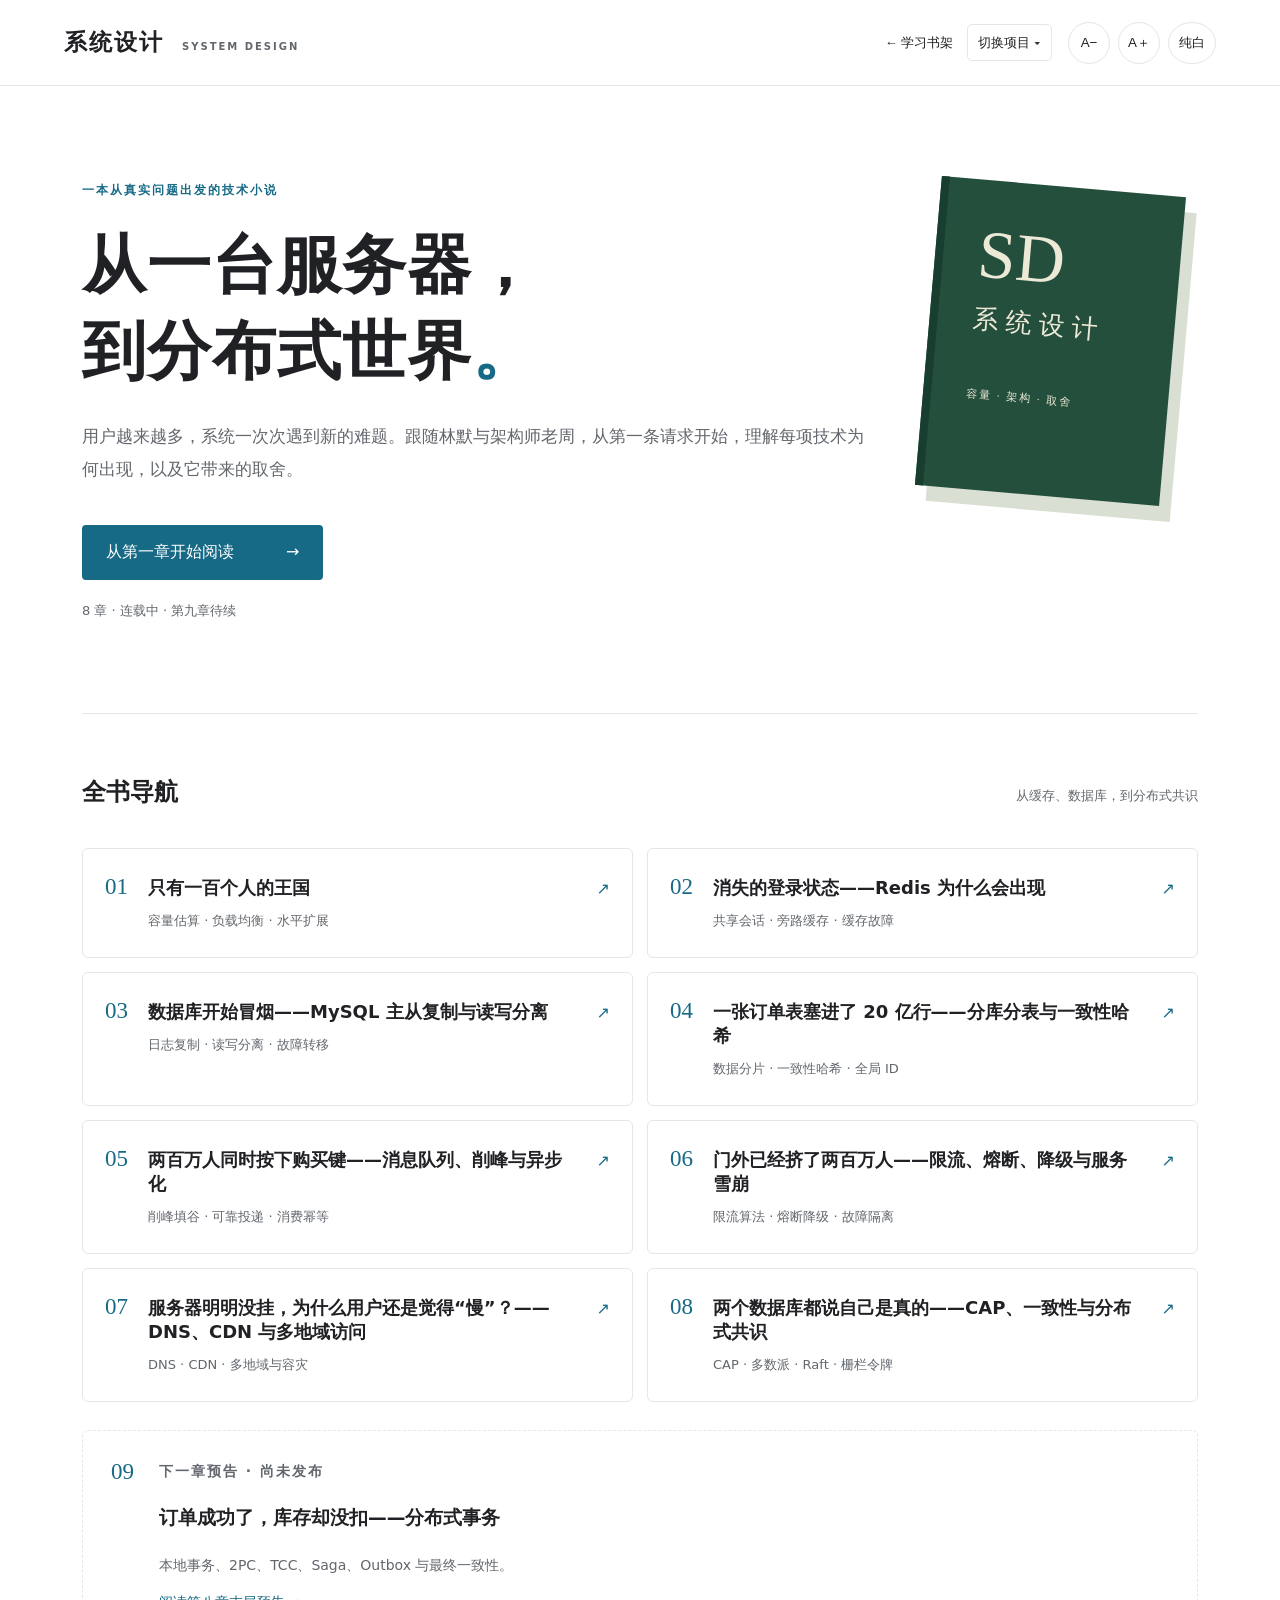
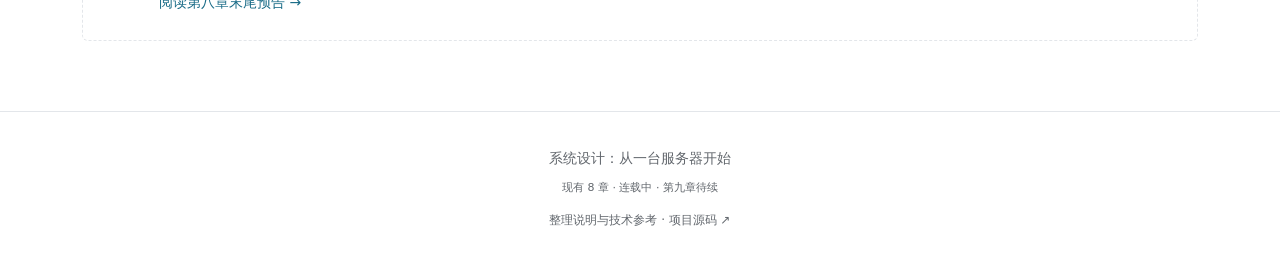
<file: docs/index.html>
<!doctype html>
<html lang="zh-CN"><head><meta charset="utf-8"><meta name="viewport" content="width=device-width, initial-scale=1"><meta name="color-scheme" content="light dark"><meta name="description" content="系统设计：从一台服务器开始。跟随林默与老周，在八章故事中理解缓存、数据库、消息队列与分布式共识。连载中，第九章待续。"><title>全书导航 · 系统设计</title><script>try{document.documentElement.dataset.theme=localStorage.getItem('reader-theme')||'white';document.documentElement.style.setProperty('--reading-size',Math.max(16,Math.min(26,Number(localStorage.getItem('reader-size'))||18))+'px')}catch(e){}</script><link rel="stylesheet" href="style.css"><link rel="stylesheet" href="shelf-nav.css"><link rel="stylesheet" href="reader.css"><script src="app.js" defer></script></head>
<body class=""><a class="skip" href="#main">跳到正文</a><header><a class="brand" href="index.html">系统设计<span>SYSTEM DESIGN</span></a><nav class="shelf-nav" aria-label="学习项目导航"><a class="shelf-home" href="/">← 学习书架</a><details class="shelf-switch"><summary>切换项目 ▾</summary><div class="shelf-menu"><a href="/pytorch-apprentice/">PyTorch：炼金术士的学徒</a><a href="/ai-era-reader/">AI 纪元</a><a href="/data-empire-reader/">数据帝国</a><a href="/rag-empire-reader/">RAG 帝国</a><a href="/system-design-reader/" aria-current="page">系统设计</a><a href="/online-troubleshooting-reader/">生产环境</a><a href="/coding-agent-reader/">Agent 帝国</a><a href="/interview-proof-reader/">面试官的审判</a><a href="/langchain-empire-reader/">LangChain 帝国</a></div></details></nav><div class="controls"><button id="smaller" aria-label="缩小字号" type="button">A−</button><button id="larger" aria-label="增大字号" type="button">A＋</button><button id="theme" aria-label="切换阅读背景" type="button">纯白</button></div></header>
<main class="home" id="main"><section class="hero"><p class="eyebrow">一本从真实问题出发的技术小说</p><h1>从一台服务器，<br>到分布式世界<span>。</span></h1><p class="intro">用户越来越多，系统一次次遇到新的难题。跟随林默与架构师老周，从第一条请求开始，理解每项技术为何出现，以及它带来的取舍。</p><a class="start" href="chapter-01.html">从第一章开始阅读 <span>→</span></a><p class="serial">8 章 · 连载中 · 第九章待续</p><div class="book-mark" aria-hidden="true">SD<span>系统设计</span><small>容量 · 架构 · 取舍</small></div></section><section class="catalog"><div class="section-title"><h2>全书导航</h2><span>从缓存、数据库，到分布式共识</span></div><div class="cards"><a class="card" href="chapter-01.html"><span class="number">01</span><div><h3>只有一百个人的王国</h3><p>容量估算 · 负载均衡 · 水平扩展</p></div><span class="arrow" aria-hidden="true">↗</span></a><a class="card" href="chapter-02.html"><span class="number">02</span><div><h3>消失的登录状态——Redis 为什么会出现</h3><p>共享会话 · 旁路缓存 · 缓存故障</p></div><span class="arrow" aria-hidden="true">↗</span></a><a class="card" href="chapter-03.html"><span class="number">03</span><div><h3>数据库开始冒烟——MySQL 主从复制与读写分离</h3><p>日志复制 · 读写分离 · 故障转移</p></div><span class="arrow" aria-hidden="true">↗</span></a><a class="card" href="chapter-04.html"><span class="number">04</span><div><h3>一张订单表塞进了 20 亿行——分库分表与一致性哈希</h3><p>数据分片 · 一致性哈希 · 全局 ID</p></div><span class="arrow" aria-hidden="true">↗</span></a><a class="card" href="chapter-05.html"><span class="number">05</span><div><h3>两百万人同时按下购买键——消息队列、削峰与异步化</h3><p>削峰填谷 · 可靠投递 · 消费幂等</p></div><span class="arrow" aria-hidden="true">↗</span></a><a class="card" href="chapter-06.html"><span class="number">06</span><div><h3>门外已经挤了两百万人——限流、熔断、降级与服务雪崩</h3><p>限流算法 · 熔断降级 · 故障隔离</p></div><span class="arrow" aria-hidden="true">↗</span></a><a class="card" href="chapter-07.html"><span class="number">07</span><div><h3>服务器明明没挂，为什么用户还是觉得“慢”？——DNS、CDN 与多地域访问</h3><p>DNS · CDN · 多地域与容灾</p></div><span class="arrow" aria-hidden="true">↗</span></a><a class="card" href="chapter-08.html"><span class="number">08</span><div><h3>两个数据库都说自己是真的——CAP、一致性与分布式共识</h3><p>CAP · 多数派 · Raft · 栅栏令牌</p></div><span class="arrow" aria-hidden="true">↗</span></a></div><section class="coming" id="coming"><span class="number">09</span><div><p class="eyebrow">下一章预告 · 尚未发布</p><h3>订单成功了，库存却没扣——分布式事务</h3><p>本地事务、2PC、TCC、Saga、Outbox 与最终一致性。</p><a href="chapter-08.html#_35">阅读第八章末尾预告 →</a></div></section></section></main><footer>系统设计：从一台服务器开始<br><small>现有 8 章 · 连载中 · 第九章待续</small><p><a href="editorial.html">整理说明与技术参考</a> · <a href="https://github.com/wupzl/system-design-reader">项目源码 ↗</a></p></footer></body></html>
</file>
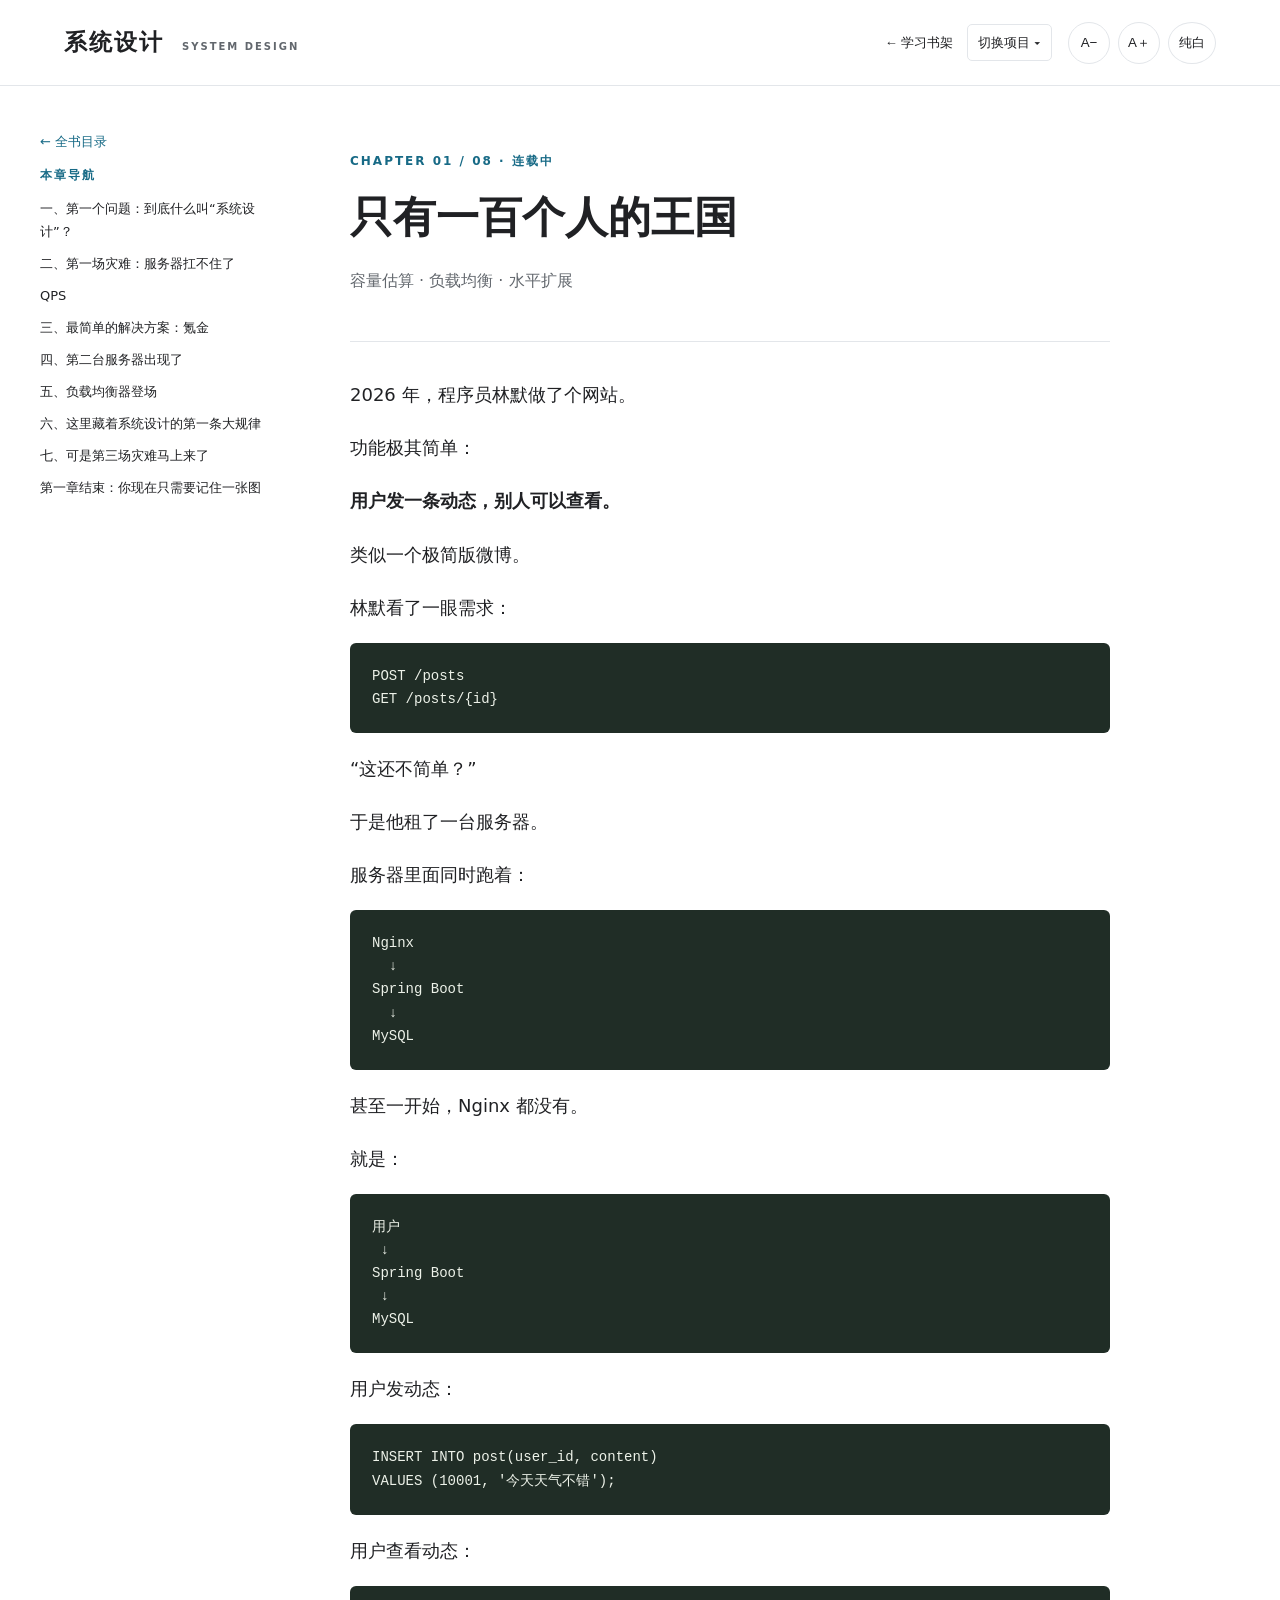
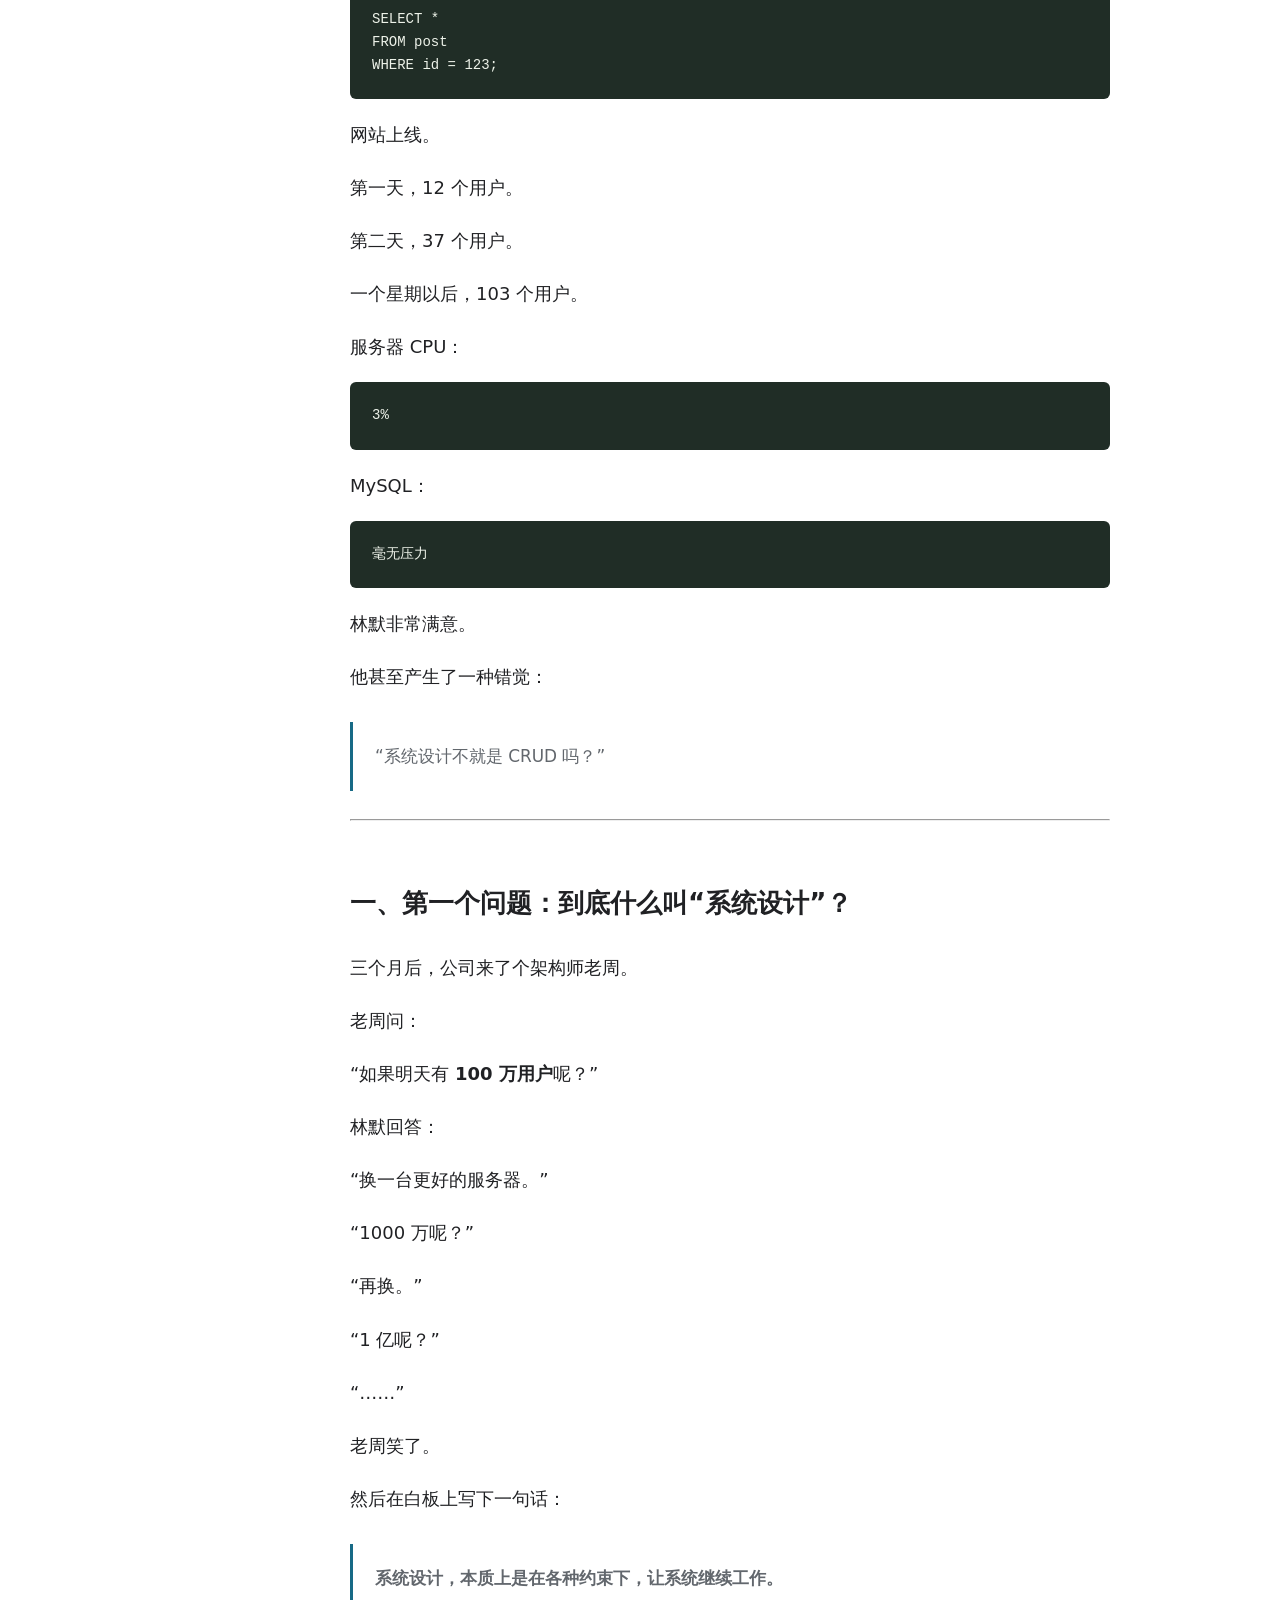
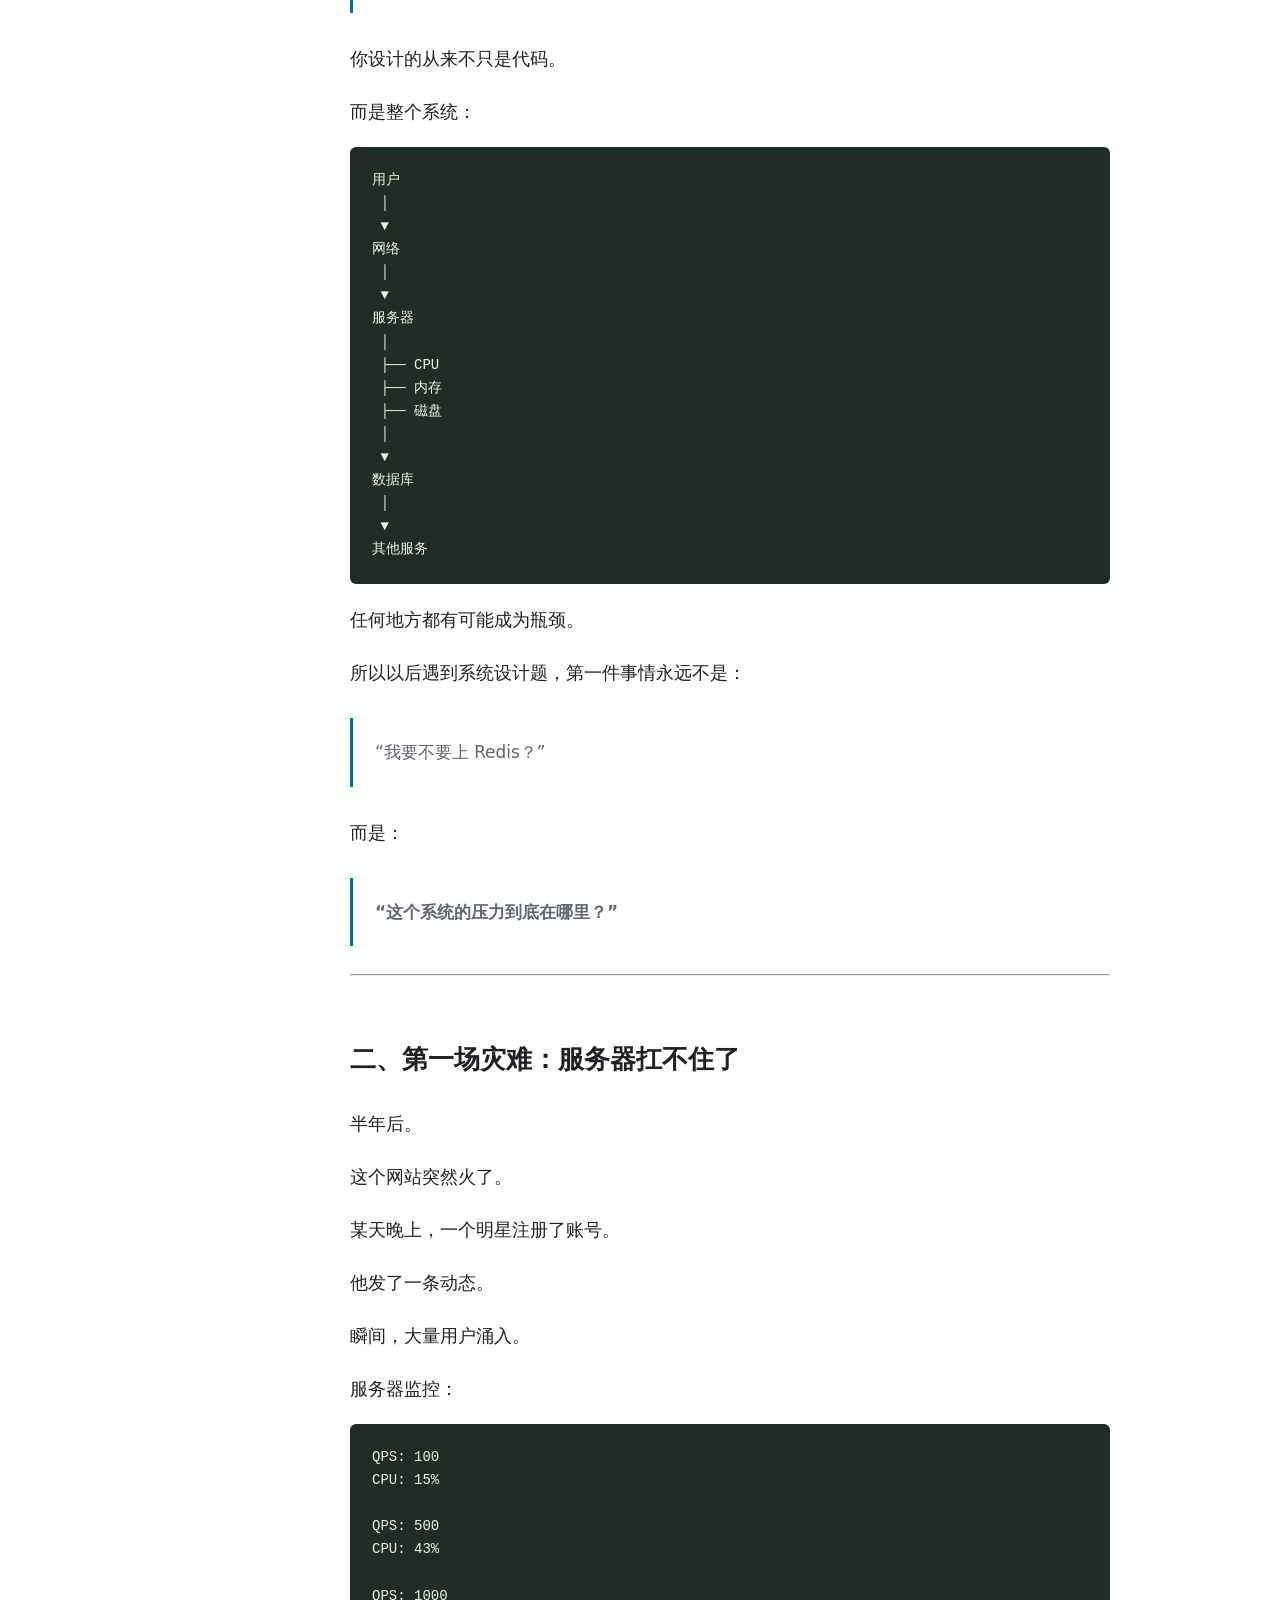
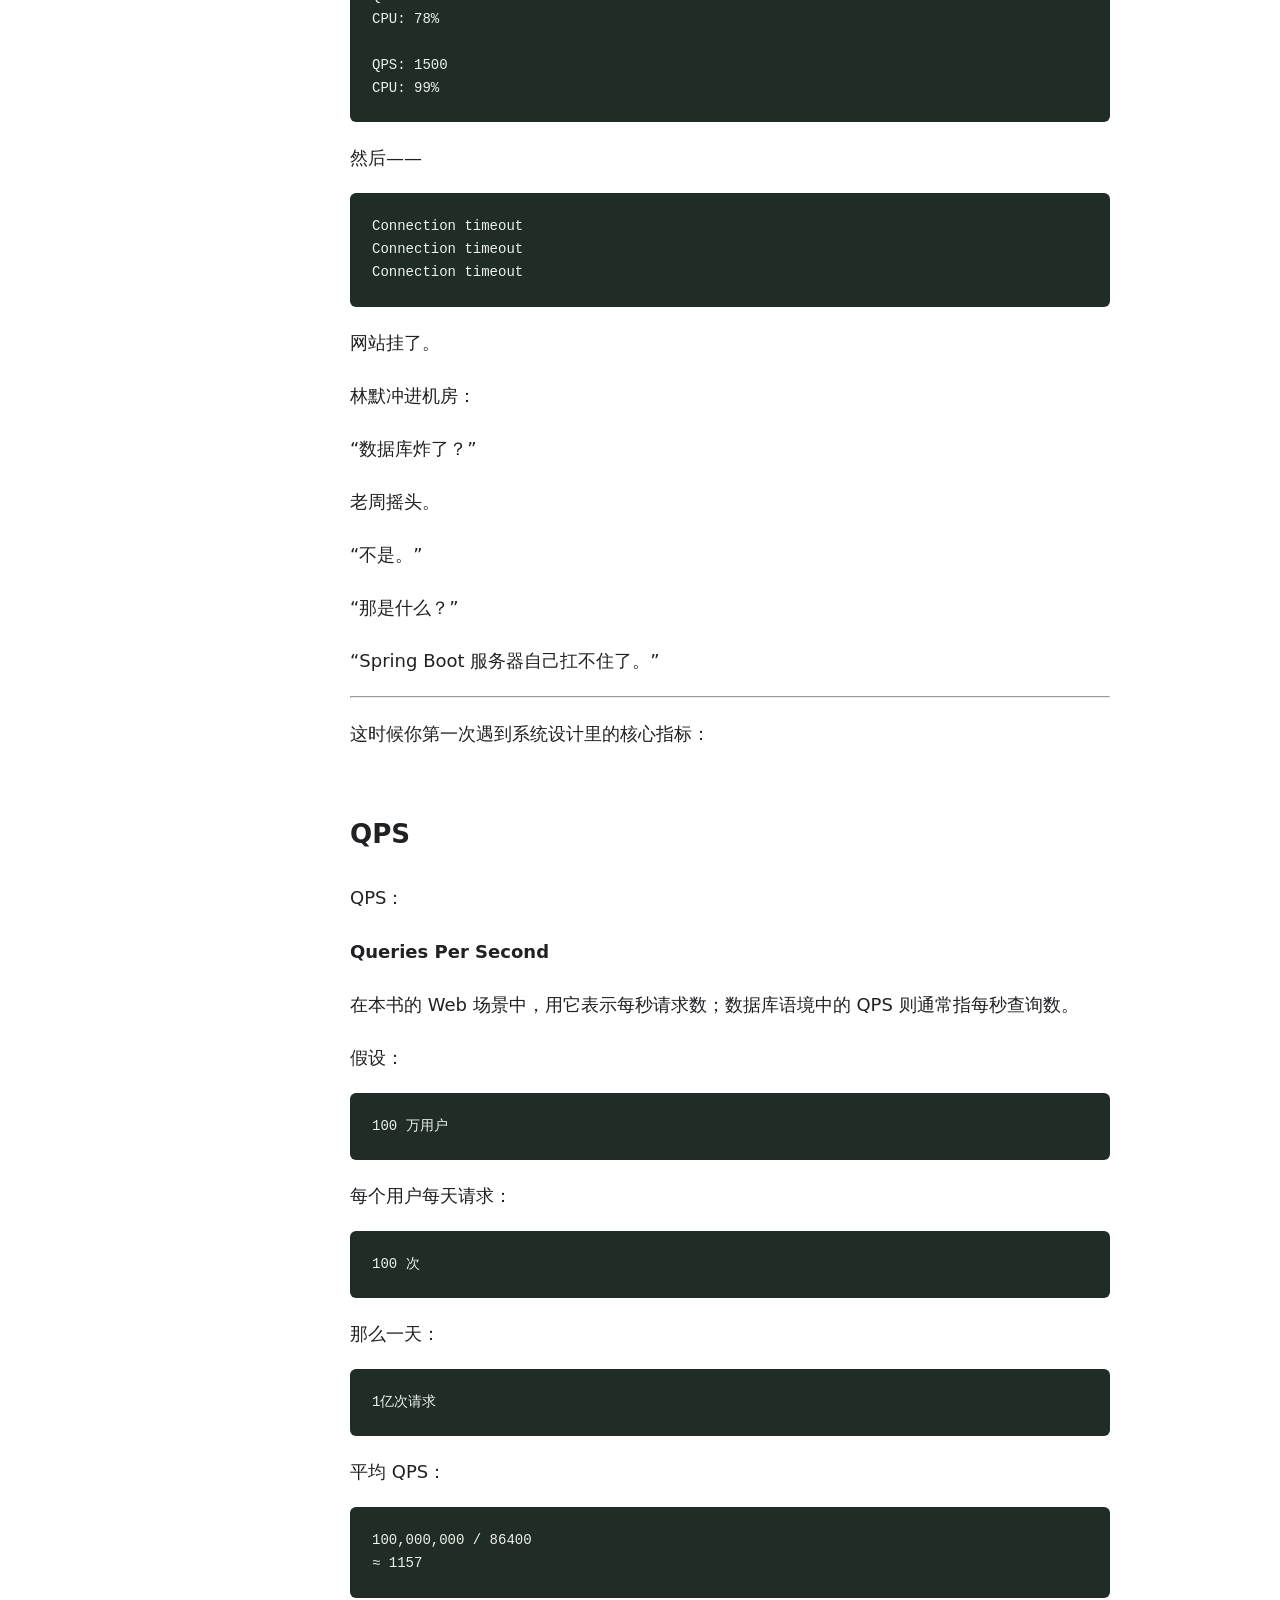
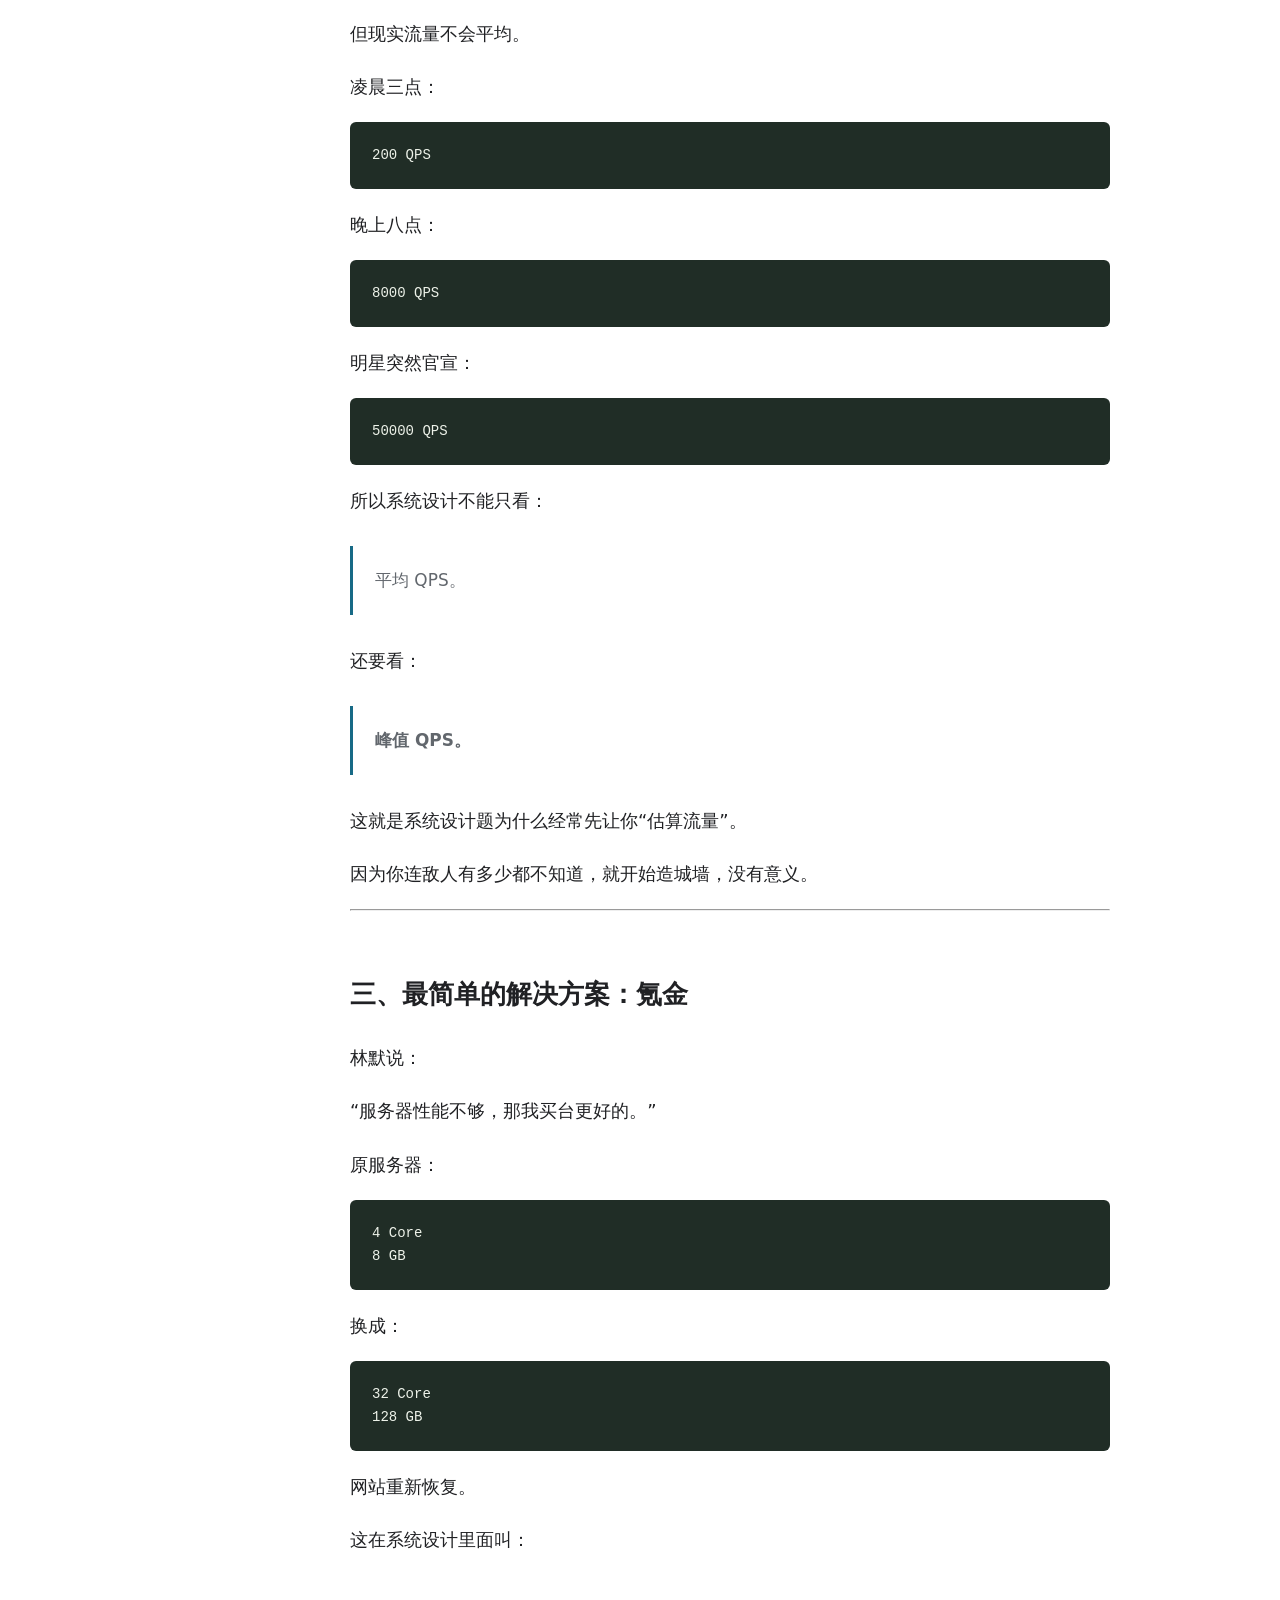
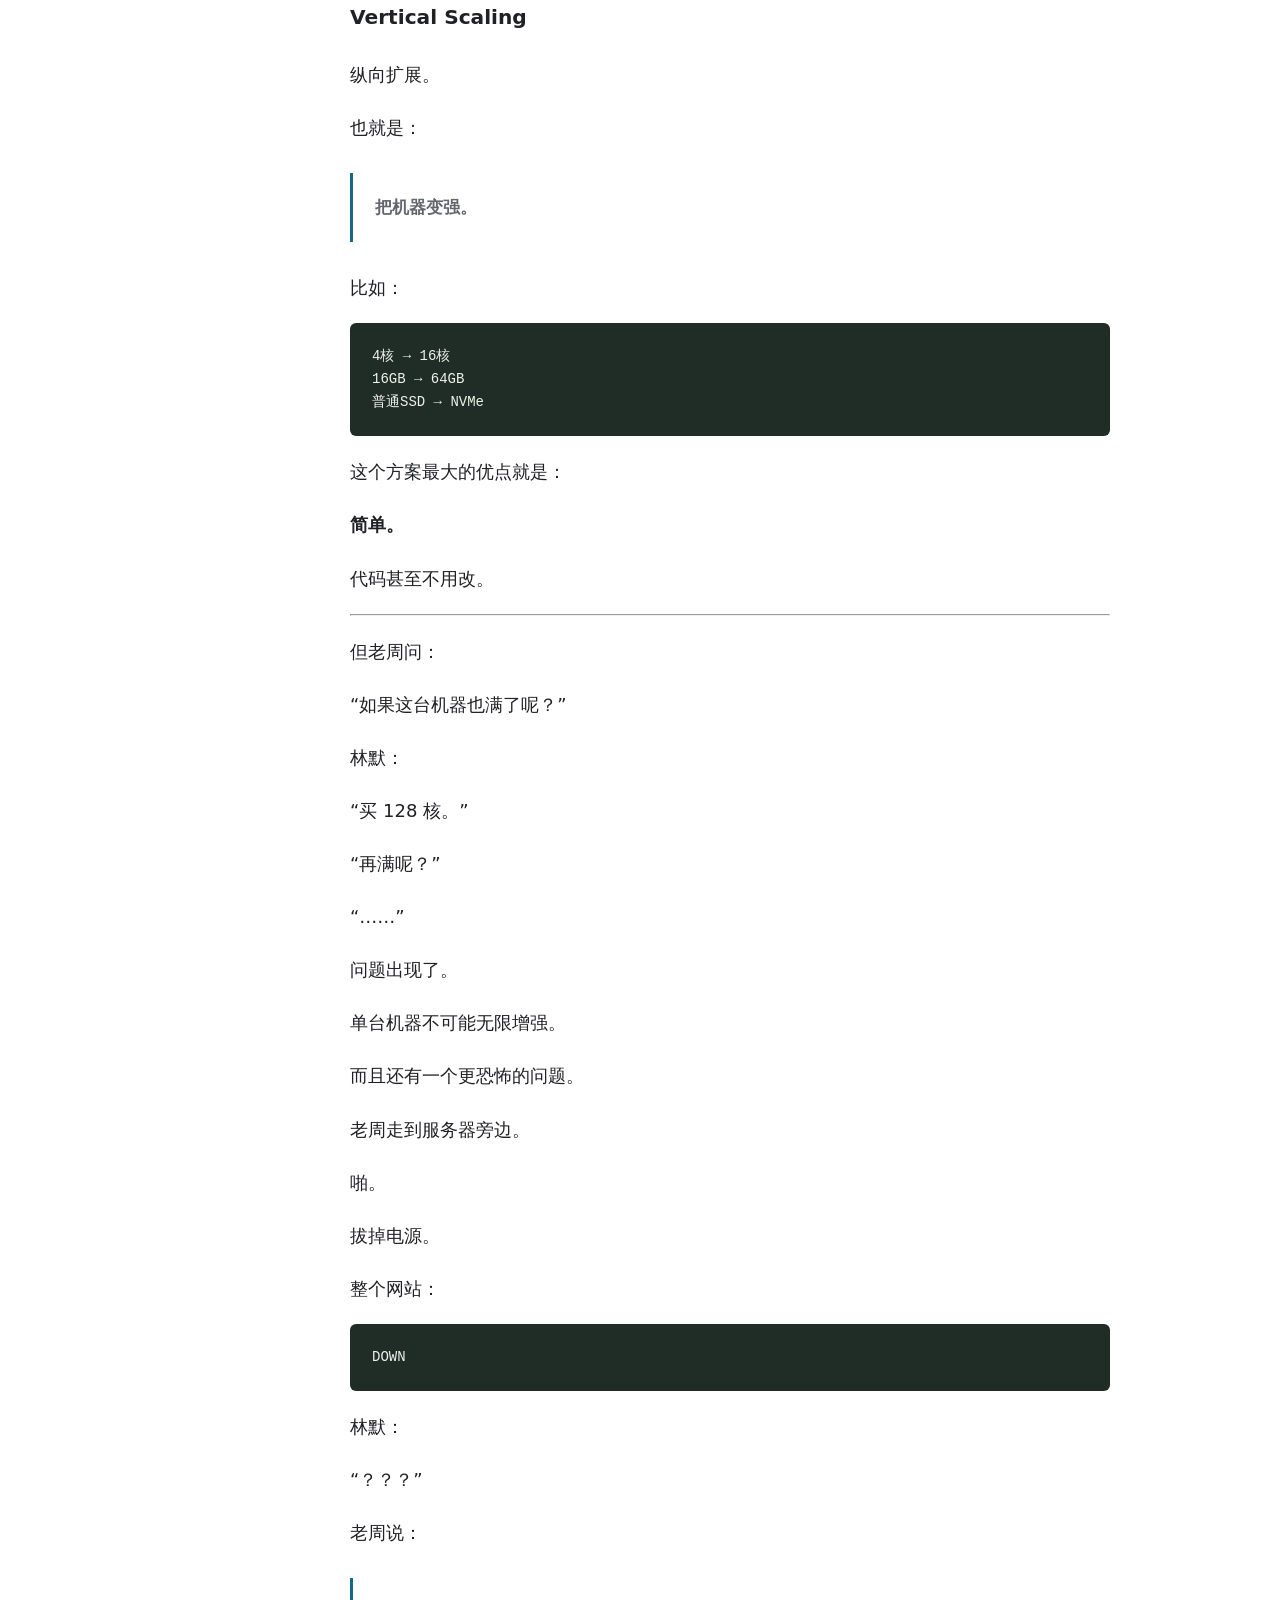
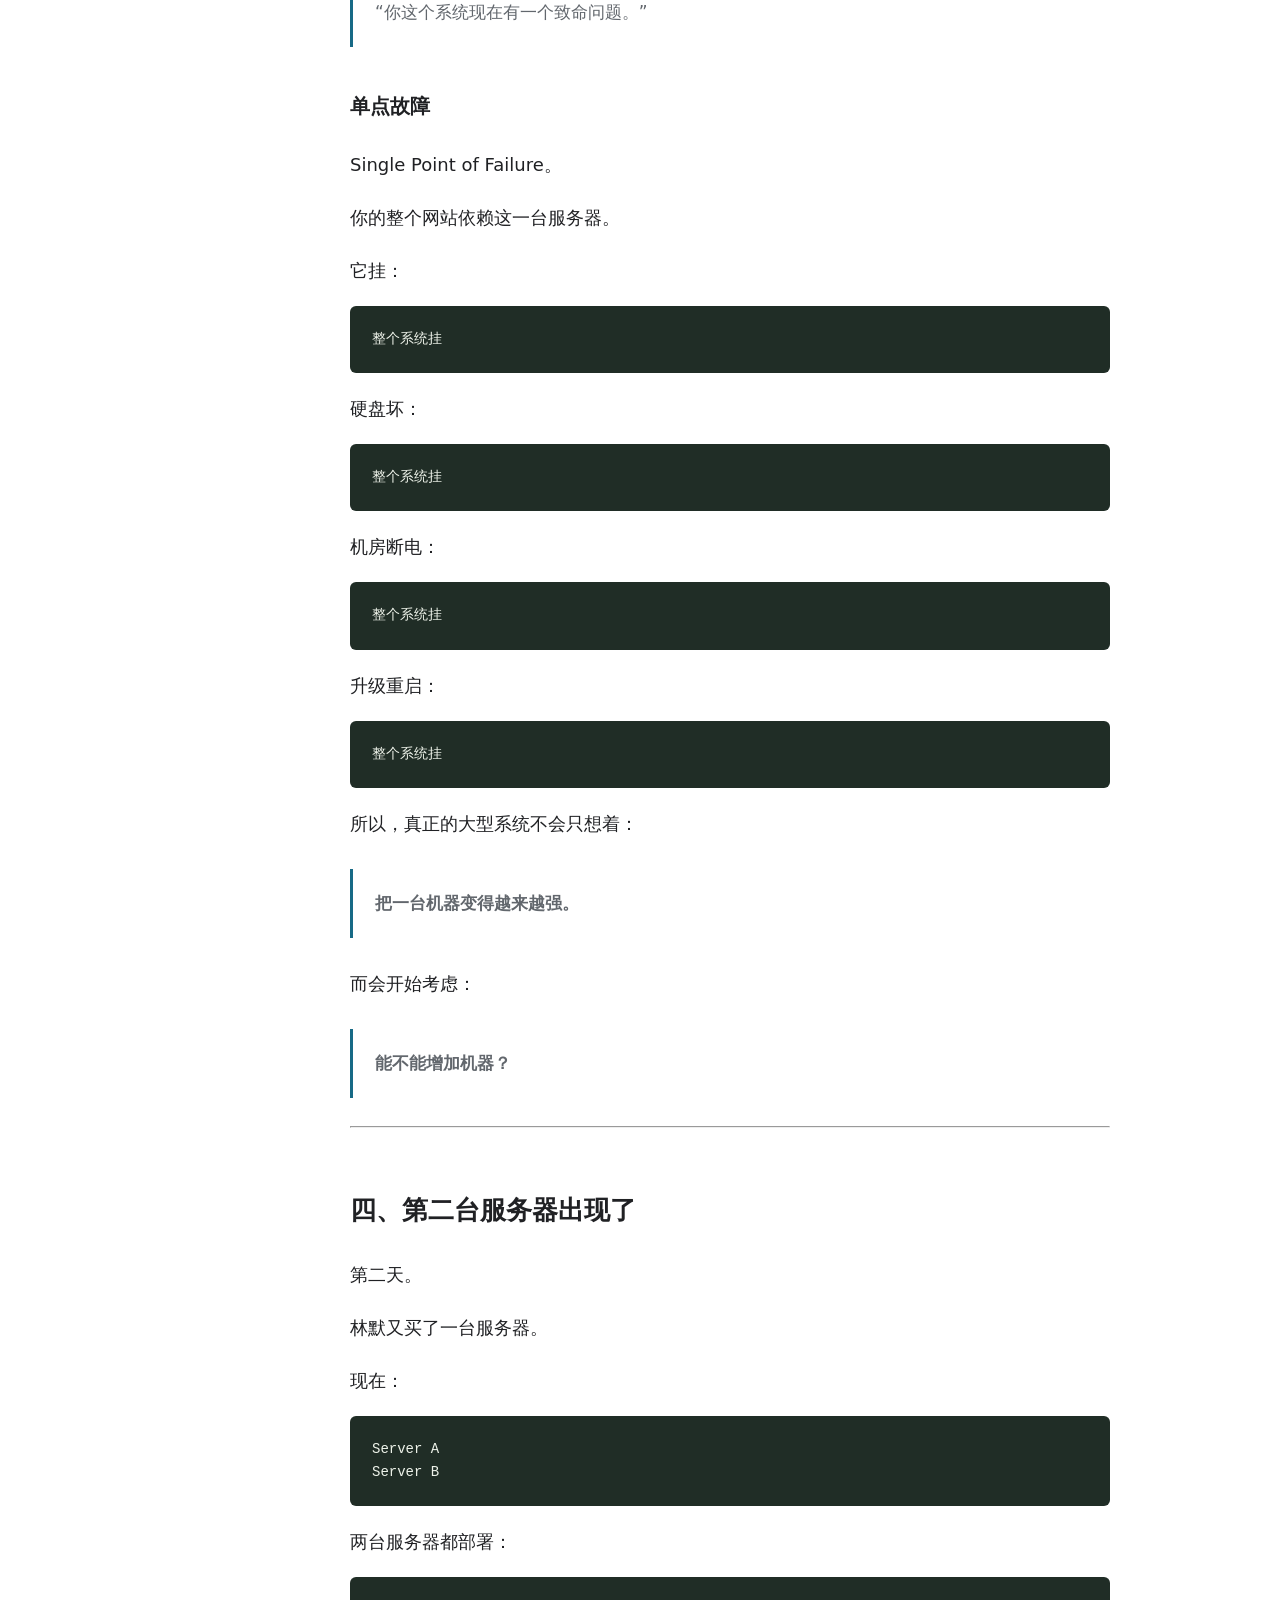
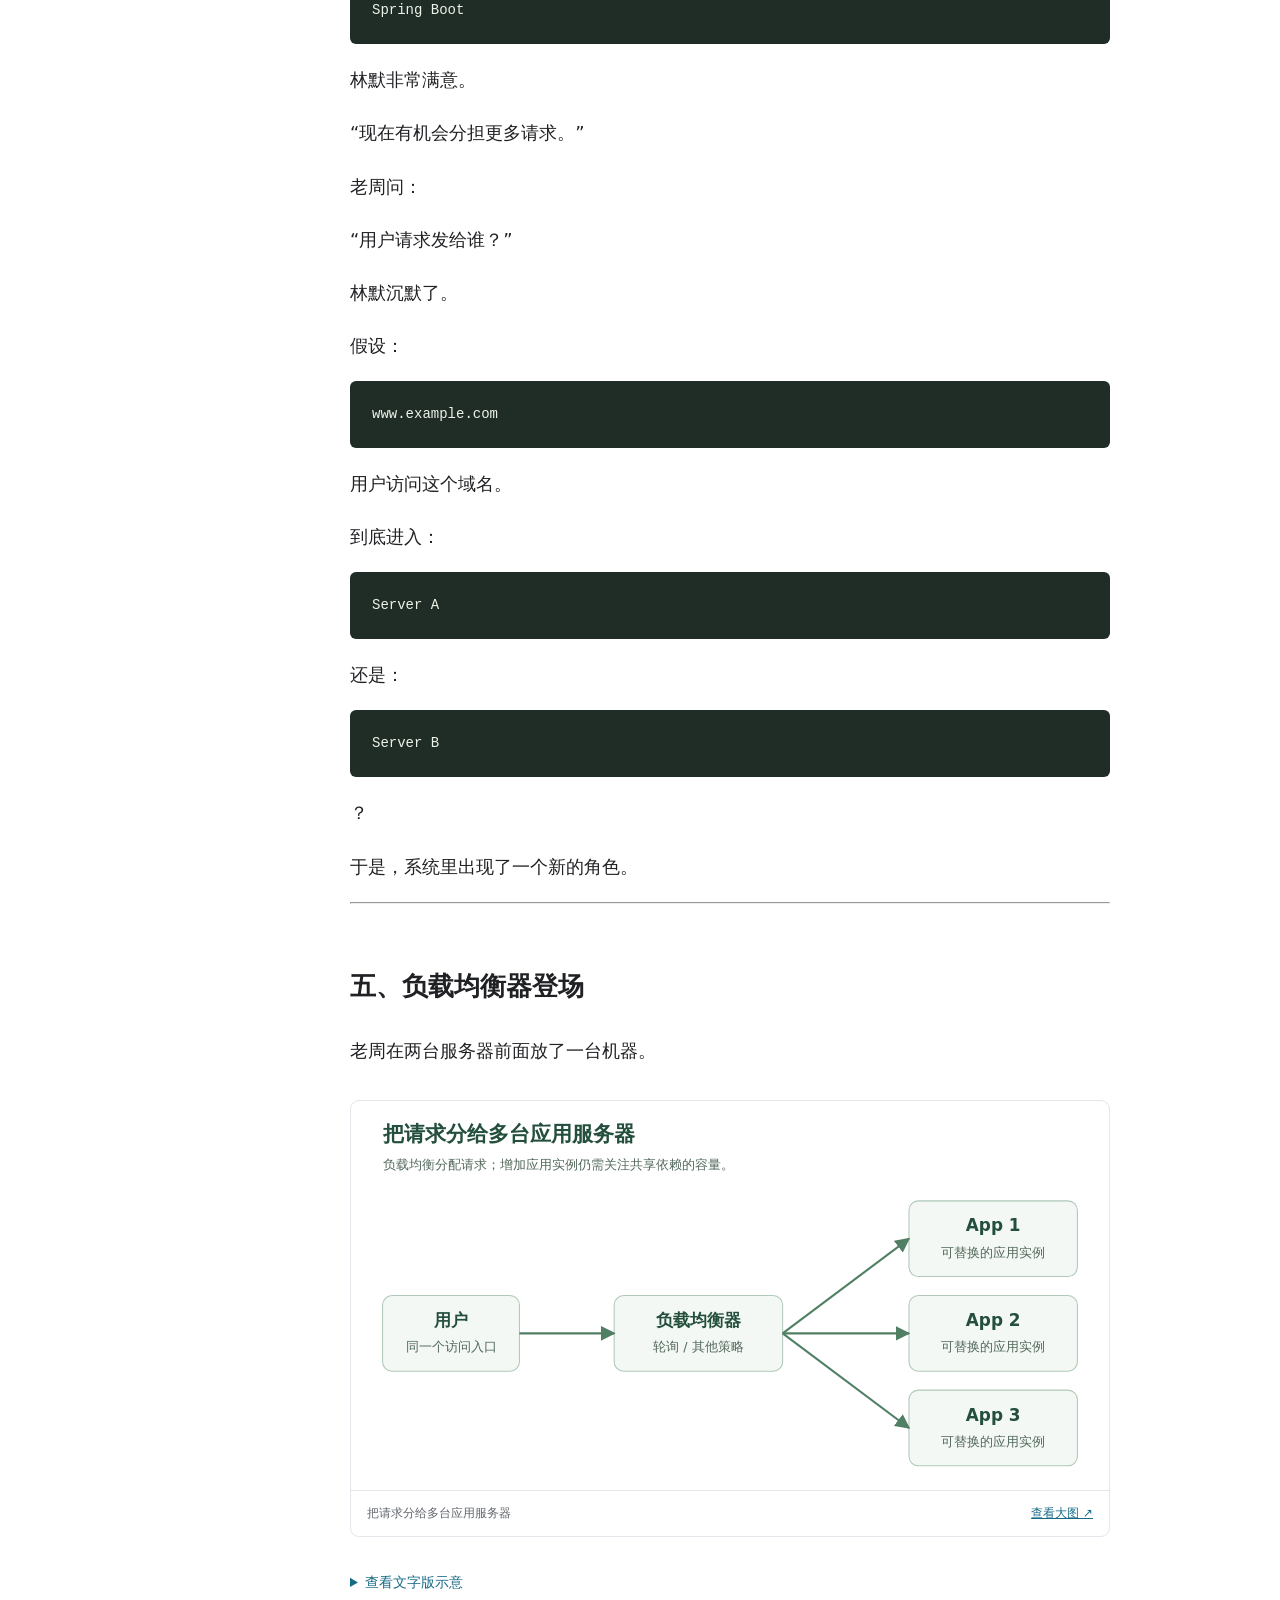
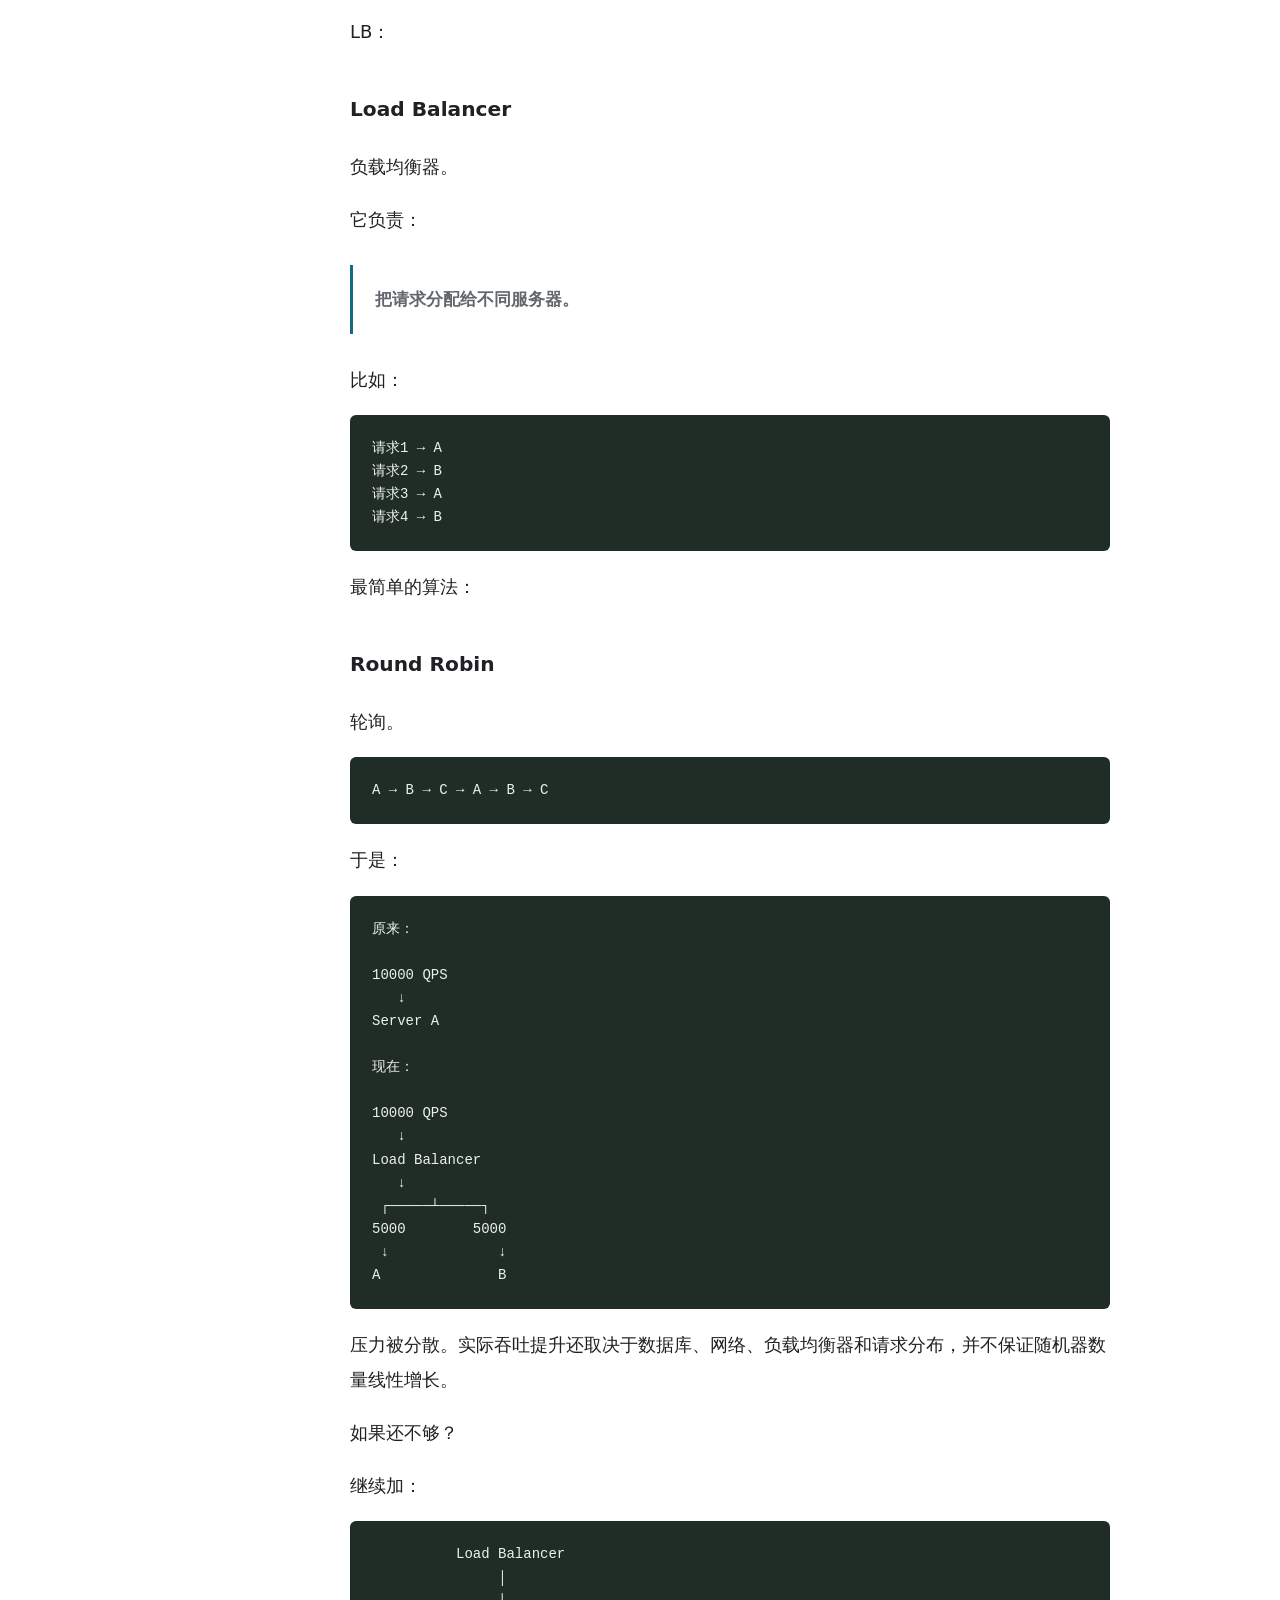
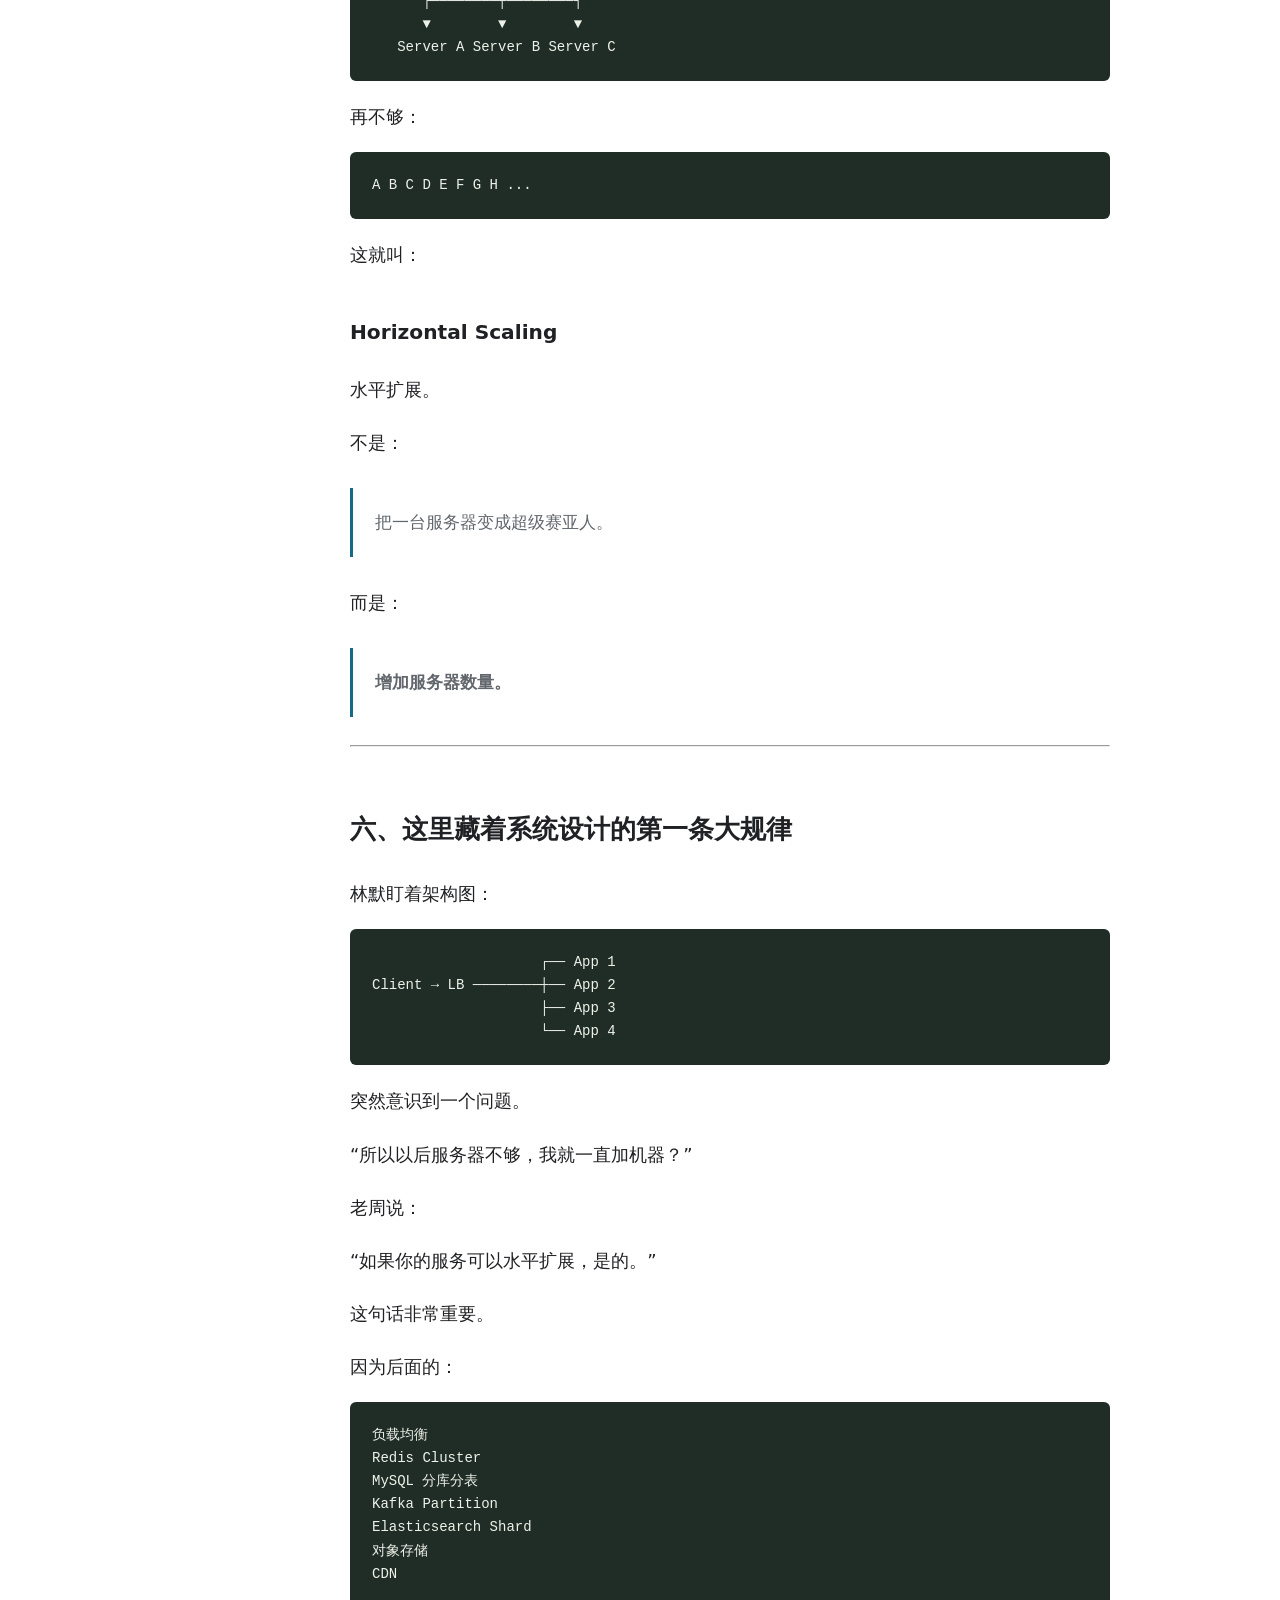
<file: docs/chapter-01.html>
<!doctype html>
<html lang="zh-CN"><head><meta charset="utf-8"><meta name="viewport" content="width=device-width, initial-scale=1"><meta name="color-scheme" content="light dark"><meta name="description" content="系统设计：从一台服务器开始。跟随林默与老周，在八章故事中理解缓存、数据库、消息队列与分布式共识。连载中，第九章待续。"><title>只有一百个人的王国 · 系统设计</title><script>try{document.documentElement.dataset.theme=localStorage.getItem('reader-theme')||'white';document.documentElement.style.setProperty('--reading-size',Math.max(16,Math.min(26,Number(localStorage.getItem('reader-size'))||18))+'px')}catch(e){}</script><link rel="stylesheet" href="style.css"><link rel="stylesheet" href="shelf-nav.css"><link rel="stylesheet" href="reader.css"><script src="app.js" defer></script></head>
<body class="reading"><a class="skip" href="#main">跳到正文</a><header><a class="brand" href="index.html">系统设计<span>SYSTEM DESIGN</span></a><nav class="shelf-nav" aria-label="学习项目导航"><a class="shelf-home" href="/">← 学习书架</a><details class="shelf-switch"><summary>切换项目 ▾</summary><div class="shelf-menu"><a href="/pytorch-apprentice/">PyTorch：炼金术士的学徒</a><a href="/ai-era-reader/">AI 纪元</a><a href="/data-empire-reader/">数据帝国</a><a href="/rag-empire-reader/">RAG 帝国</a><a href="/system-design-reader/" aria-current="page">系统设计</a><a href="/online-troubleshooting-reader/">生产环境</a><a href="/coding-agent-reader/">Agent 帝国</a><a href="/interview-proof-reader/">面试官的审判</a><a href="/langchain-empire-reader/">LangChain 帝国</a></div></details></nav><div class="controls"><button id="smaller" aria-label="缩小字号" type="button">A−</button><button id="larger" aria-label="增大字号" type="button">A＋</button><button id="theme" aria-label="切换阅读背景" type="button">纯白</button></div></header>
<div class="reader-layout"><aside><a href="index.html">← 全书目录</a><p class="eyebrow">本章导航</p><div class="toc">
<ul>
<li><a href="#_1">一、第一个问题：到底什么叫“系统设计”？</a></li>
<li><a href="#_2">二、第一场灾难：服务器扛不住了</a></li>
<li><a href="#qps">QPS</a></li>
<li><a href="#_3">三、最简单的解决方案：氪金</a></li>
<li><a href="#_5">四、第二台服务器出现了</a></li>
<li><a href="#_6">五、负载均衡器登场</a></li>
<li><a href="#_7">六、这里藏着系统设计的第一条大规律</a></li>
<li><a href="#_8">七、可是第三场灾难马上来了</a></li>
<li><a href="#_9">第一章结束：你现在只需要记住一张图</a></li>
</ul>
</div>
</aside><main id="main"><div class="chapter-heading"><p class="eyebrow">CHAPTER 01 / 08 · 连载中</p><h1>只有一百个人的王国</h1><p>容量估算 · 负载均衡 · 水平扩展</p></div><details class="mobile-toc"><summary>展开本章目录</summary><div class="toc">
<ul>
<li><a href="#_1">一、第一个问题：到底什么叫“系统设计”？</a></li>
<li><a href="#_2">二、第一场灾难：服务器扛不住了</a></li>
<li><a href="#qps">QPS</a></li>
<li><a href="#_3">三、最简单的解决方案：氪金</a></li>
<li><a href="#_5">四、第二台服务器出现了</a></li>
<li><a href="#_6">五、负载均衡器登场</a></li>
<li><a href="#_7">六、这里藏着系统设计的第一条大规律</a></li>
<li><a href="#_8">七、可是第三场灾难马上来了</a></li>
<li><a href="#_9">第一章结束：你现在只需要记住一张图</a></li>
</ul>
</div>
</details><article><p>2026 年，程序员林默做了个网站。</p>
<p>功能极其简单：</p>
<p><strong>用户发一条动态，别人可以查看。</strong></p>
<p>类似一个极简版微博。</p>
<p>林默看了一眼需求：</p>
<pre><code class="language-text">POST /posts
GET /posts/{id}
</code></pre>
<p>“这还不简单？”</p>
<p>于是他租了一台服务器。</p>
<p>服务器里面同时跑着：</p>
<pre><code class="language-text">Nginx
  ↓
Spring Boot
  ↓
MySQL
</code></pre>
<p>甚至一开始，Nginx 都没有。</p>
<p>就是：</p>
<pre><code class="language-text">用户
 ↓
Spring Boot
 ↓
MySQL
</code></pre>
<p>用户发动态：</p>
<pre><code class="language-sql">INSERT INTO post(user_id, content)
VALUES (10001, '今天天气不错');
</code></pre>
<p>用户查看动态：</p>
<pre><code class="language-sql">SELECT *
FROM post
WHERE id = 123;
</code></pre>
<p>网站上线。</p>
<p>第一天，12 个用户。</p>
<p>第二天，37 个用户。</p>
<p>一个星期以后，103 个用户。</p>
<p>服务器 CPU：</p>
<pre><code class="language-text">3%
</code></pre>
<p>MySQL：</p>
<pre><code class="language-text">毫无压力
</code></pre>
<p>林默非常满意。</p>
<p>他甚至产生了一种错觉：</p>
<blockquote>
<p>“系统设计不就是 CRUD 吗？”</p>
</blockquote>
<hr />
<h2 id="_1">一、第一个问题：到底什么叫“系统设计”？</h2>
<p>三个月后，公司来了个架构师老周。</p>
<p>老周问：</p>
<p>“如果明天有 <strong>100 万用户</strong>呢？”</p>
<p>林默回答：</p>
<p>“换一台更好的服务器。”</p>
<p>“1000 万呢？”</p>
<p>“再换。”</p>
<p>“1 亿呢？”</p>
<p>“……”</p>
<p>老周笑了。</p>
<p>然后在白板上写下一句话：</p>
<blockquote>
<p><strong>系统设计，本质上是在各种约束下，让系统继续工作。</strong></p>
</blockquote>
<p>你设计的从来不只是代码。</p>
<p>而是整个系统：</p>
<pre><code class="language-text">用户
 │
 ▼
网络
 │
 ▼
服务器
 │
 ├── CPU
 ├── 内存
 ├── 磁盘
 │
 ▼
数据库
 │
 ▼
其他服务
</code></pre>
<p>任何地方都有可能成为瓶颈。</p>
<p>所以以后遇到系统设计题，第一件事情永远不是：</p>
<blockquote>
<p>“我要不要上 Redis？”</p>
</blockquote>
<p>而是：</p>
<blockquote>
<p><strong>“这个系统的压力到底在哪里？”</strong></p>
</blockquote>
<hr />
<h2 id="_2">二、第一场灾难：服务器扛不住了</h2>
<p>半年后。</p>
<p>这个网站突然火了。</p>
<p>某天晚上，一个明星注册了账号。</p>
<p>他发了一条动态。</p>
<p>瞬间，大量用户涌入。</p>
<p>服务器监控：</p>
<pre><code class="language-text">QPS: 100
CPU: 15%

QPS: 500
CPU: 43%

QPS: 1000
CPU: 78%

QPS: 1500
CPU: 99%
</code></pre>
<p>然后——</p>
<pre><code class="language-text">Connection timeout
Connection timeout
Connection timeout
</code></pre>
<p>网站挂了。</p>
<p>林默冲进机房：</p>
<p>“数据库炸了？”</p>
<p>老周摇头。</p>
<p>“不是。”</p>
<p>“那是什么？”</p>
<p>“Spring Boot 服务器自己扛不住了。”</p>
<hr />
<p>这时候你第一次遇到系统设计里的核心指标：</p>
<h2 id="qps">QPS</h2>
<p>QPS：</p>
<p><strong>Queries Per Second</strong></p>
<p>在本书的 Web 场景中，用它表示每秒请求数；数据库语境中的 QPS 则通常指每秒查询数。</p>
<p>假设：</p>
<pre><code class="language-text">100 万用户
</code></pre>
<p>每个用户每天请求：</p>
<pre><code class="language-text">100 次
</code></pre>
<p>那么一天：</p>
<pre><code class="language-text">1亿次请求
</code></pre>
<p>平均 QPS：</p>
<pre><code class="language-text">100,000,000 / 86400
≈ 1157
</code></pre>
<p>但现实流量不会平均。</p>
<p>凌晨三点：</p>
<pre><code class="language-text">200 QPS
</code></pre>
<p>晚上八点：</p>
<pre><code class="language-text">8000 QPS
</code></pre>
<p>明星突然官宣：</p>
<pre><code class="language-text">50000 QPS
</code></pre>
<p>所以系统设计不能只看：</p>
<blockquote>
<p>平均 QPS。</p>
</blockquote>
<p>还要看：</p>
<blockquote>
<p><strong>峰值 QPS。</strong></p>
</blockquote>
<p>这就是系统设计题为什么经常先让你“估算流量”。</p>
<p>因为你连敌人有多少都不知道，就开始造城墙，没有意义。</p>
<hr />
<h2 id="_3">三、最简单的解决方案：氪金</h2>
<p>林默说：</p>
<p>“服务器性能不够，那我买台更好的。”</p>
<p>原服务器：</p>
<pre><code class="language-text">4 Core
8 GB
</code></pre>
<p>换成：</p>
<pre><code class="language-text">32 Core
128 GB
</code></pre>
<p>网站重新恢复。</p>
<p>这在系统设计里面叫：</p>
<h3 id="vertical-scaling">Vertical Scaling</h3>
<p>纵向扩展。</p>
<p>也就是：</p>
<blockquote>
<p><strong>把机器变强。</strong></p>
</blockquote>
<p>比如：</p>
<pre><code class="language-text">4核 → 16核
16GB → 64GB
普通SSD → NVMe
</code></pre>
<p>这个方案最大的优点就是：</p>
<p><strong>简单。</strong></p>
<p>代码甚至不用改。</p>
<hr />
<p>但老周问：</p>
<p>“如果这台机器也满了呢？”</p>
<p>林默：</p>
<p>“买 128 核。”</p>
<p>“再满呢？”</p>
<p>“……”</p>
<p>问题出现了。</p>
<p>单台机器不可能无限增强。</p>
<p>而且还有一个更恐怖的问题。</p>
<p>老周走到服务器旁边。</p>
<p>啪。</p>
<p>拔掉电源。</p>
<p>整个网站：</p>
<pre><code class="language-text">DOWN
</code></pre>
<p>林默：</p>
<p>“？？？”</p>
<p>老周说：</p>
<blockquote>
<p>“你这个系统现在有一个致命问题。”</p>
</blockquote>
<h3 id="_4">单点故障</h3>
<p>Single Point of Failure。</p>
<p>你的整个网站依赖这一台服务器。</p>
<p>它挂：</p>
<pre><code class="language-text">整个系统挂
</code></pre>
<p>硬盘坏：</p>
<pre><code class="language-text">整个系统挂
</code></pre>
<p>机房断电：</p>
<pre><code class="language-text">整个系统挂
</code></pre>
<p>升级重启：</p>
<pre><code class="language-text">整个系统挂
</code></pre>
<p>所以，真正的大型系统不会只想着：</p>
<blockquote>
<p><strong>把一台机器变得越来越强。</strong></p>
</blockquote>
<p>而会开始考虑：</p>
<blockquote>
<p><strong>能不能增加机器？</strong></p>
</blockquote>
<hr />
<h2 id="_5">四、第二台服务器出现了</h2>
<p>第二天。</p>
<p>林默又买了一台服务器。</p>
<p>现在：</p>
<pre><code class="language-text">Server A
Server B
</code></pre>
<p>两台服务器都部署：</p>
<pre><code class="language-text">Spring Boot
</code></pre>
<p>林默非常满意。</p>
<p>“现在有机会分担更多请求。”</p>
<p>老周问：</p>
<p>“用户请求发给谁？”</p>
<p>林默沉默了。</p>
<p>假设：</p>
<pre><code class="language-text">www.example.com
</code></pre>
<p>用户访问这个域名。</p>
<p>到底进入：</p>
<pre><code class="language-text">Server A
</code></pre>
<p>还是：</p>
<pre><code class="language-text">Server B
</code></pre>
<p>？</p>
<p>于是，系统里出现了一个新的角色。</p>
<hr />
<h2 id="_6">五、负载均衡器登场</h2>
<p>老周在两台服务器前面放了一台机器。</p>
<figure class="architecture"><div class="diagram-frame" tabindex="0" role="region" aria-label="把请求分给多台应用服务器，可横向滚动"><img alt="把请求分给多台应用服务器" src="diagrams/load-balancing.svg" /></div><figcaption>把请求分给多台应用服务器<a href="diagrams/load-balancing.svg" target="_blank" rel="noopener">查看大图 ↗</a></figcaption></figure>
<details class="original-diagram">
<summary>查看文字版示意</summary>
<pre><code class="language-text">             ┌→ Server A
用户 → LB ───┤
             └→ Server B
</code></pre>
</details>
<p>LB：</p>
<h3 id="load-balancer">Load Balancer</h3>
<p>负载均衡器。</p>
<p>它负责：</p>
<blockquote>
<p><strong>把请求分配给不同服务器。</strong></p>
</blockquote>
<p>比如：</p>
<pre><code class="language-text">请求1 → A
请求2 → B
请求3 → A
请求4 → B
</code></pre>
<p>最简单的算法：</p>
<h3 id="round-robin">Round Robin</h3>
<p>轮询。</p>
<pre><code class="language-text">A → B → C → A → B → C
</code></pre>
<p>于是：</p>
<pre><code class="language-text">原来：

10000 QPS
   ↓
Server A

现在：

10000 QPS
   ↓
Load Balancer
   ↓
 ┌─────┴─────┐
5000        5000
 ↓             ↓
A              B
</code></pre>
<p>压力被分散。实际吞吐提升还取决于数据库、网络、负载均衡器和请求分布，并不保证随机器数量线性增长。</p>
<p>如果还不够？</p>
<p>继续加：</p>
<pre><code class="language-text">          Load Balancer
               │
      ┌────────┼────────┐
      ▼        ▼        ▼
   Server A Server B Server C
</code></pre>
<p>再不够：</p>
<pre><code class="language-text">A B C D E F G H ...
</code></pre>
<p>这就叫：</p>
<h3 id="horizontal-scaling">Horizontal Scaling</h3>
<p>水平扩展。</p>
<p>不是：</p>
<blockquote>
<p>把一台服务器变成超级赛亚人。</p>
</blockquote>
<p>而是：</p>
<blockquote>
<p><strong>增加服务器数量。</strong></p>
</blockquote>
<hr />
<h2 id="_7">六、这里藏着系统设计的第一条大规律</h2>
<p>林默盯着架构图：</p>
<pre><code class="language-text">                    ┌── App 1
Client → LB ────────┼── App 2
                    ├── App 3
                    └── App 4
</code></pre>
<p>突然意识到一个问题。</p>
<p>“所以以后服务器不够，我就一直加机器？”</p>
<p>老周说：</p>
<p>“如果你的服务可以水平扩展，是的。”</p>
<p>这句话非常重要。</p>
<p>因为后面的：</p>
<pre><code class="language-text">负载均衡
Redis Cluster
MySQL 分库分表
Kafka Partition
Elasticsearch Shard
对象存储
CDN
</code></pre>
<p>背后其实反复在做同一件事：</p>
<blockquote>
<p><strong>一台机器扛不住，就想办法把工作拆给很多机器。</strong></p>
</blockquote>
<p>这几乎是整个分布式系统的起点。</p>
<hr />
<h2 id="_8">七、可是第三场灾难马上来了</h2>
<p>林默觉得自己已经懂系统设计了。</p>
<p>现在架构：</p>
<pre><code class="language-text">                 ┌→ Server A
用户 → Nginx ────┤
                 └→ Server B
                       │
                       ▼
                     MySQL
</code></pre>
<p>Server A 和 Server B 都可以处理登录。</p>
<p>某天，一个用户登录。</p>
<p>请求被负载均衡发给：</p>
<pre><code class="language-text">Server A
</code></pre>
<p>Server A 创建 Session：</p>
<pre><code class="language-text">sessionId = abc123

abc123 → userId 9527
</code></pre>
<p>存在哪里？</p>
<p>服务器 A 的内存。</p>
<p>下一秒。</p>
<p>用户请求：</p>
<pre><code class="language-text">GET /profile
</code></pre>
<p>负载均衡：</p>
<pre><code class="language-text">→ Server B
</code></pre>
<p>Server B 查自己的内存：</p>
<pre><code class="language-text">abc123？
</code></pre>
<p>没有。</p>
<p>于是返回：</p>
<pre><code class="language-text">401 Unauthorized
</code></pre>
<p>用户：</p>
<p>“我刚登录怎么又让我登录？？？”</p>
<p>刷新一下。</p>
<p>请求到了 A。</p>
<p>登录了。</p>
<p>再刷新。</p>
<p>到了 B。</p>
<p>又掉登录。</p>
<p>于是出现了极其魔幻的现象：</p>
<pre><code class="language-text">刷新一次：已登录
刷新一次：未登录
刷新一次：已登录
刷新一次：未登录
</code></pre>
<p>林默看傻了。</p>
<hr />
<p>老周在白板写下：</p>
<blockquote>
<p><strong>当你从一台服务器变成多台服务器以后，很多原本理所当然的事情都会失效。</strong></p>
</blockquote>
<p>因为以前：</p>
<pre><code class="language-text">服务器 = 世界
</code></pre>
<p>现在：</p>
<pre><code class="language-text">服务器 A 的内存
≠
服务器 B 的内存
</code></pre>
<p>这就是分布式系统真正开始的地方。</p>
<p>林默问：</p>
<p>“那 Session 怎么办？”</p>
<p>老周写出了三个方案：</p>
<pre><code class="language-text">方案一：Sticky Session
方案二：Session Replication
方案三：共享 Session
</code></pre>
<p>然后，在第三个方案下面写了一个名字：</p>
<pre><code class="language-text">Redis
</code></pre>
<p>林默愣了一下。</p>
<p>“Redis？”</p>
<p>老周点头。</p>
<blockquote>
<p>“从下一章开始，你会发现系统设计里几乎所有中间件的出现，都不是因为架构师喜欢炫技。”</p>
<p><strong>而是系统先出了问题，然后才有人发明东西解决它。</strong></p>
</blockquote>
<hr />
<h2 id="_9">第一章结束：你现在只需要记住一张图</h2>
<pre><code class="language-text">阶段 1：

User
 ↓
App
 ↓
MySQL

阶段 2：单机性能不足

User
 ↓
更强的 App

Vertical Scaling

阶段 3：单机存在极限

              ┌→ App
User → LB ────┼→ App
              └→ App

Horizontal Scaling

阶段 4：分布式问题出现

App A memory ≠ App B memory

        ↓

状态共享问题
</code></pre>
<p>这实际上已经串起了几个面试高频概念：</p>
<p><strong>QPS → 峰值流量 → 单点故障 → 垂直扩展 → 水平扩展 → 负载均衡 → 无状态服务 → 分布式状态问题。</strong></p>
<p>下一章可以顺着这个事故继续：<strong>《消失的登录状态——Redis 为什么会出现在系统架构里》</strong>。</p>
<p>之后这条故事线会自然把 <strong>Redis 缓存 → 缓存穿透/击穿/雪崩 → MySQL 主从 → 读写分离 → 分库分表 → MQ 削峰 → 限流/熔断/降级 → CDN → 一致性 → CAP → 分布式事务</strong> 一路串起来。</p></article><nav class="chapter-nav" aria-label="章节切换"><a href="index.html">← 全书目录</a><a href="chapter-02.html" rel="next">下一章 →</a></nav></main></div><footer>系统设计：从一台服务器开始<br><small>现有 8 章 · 连载中 · 第九章待续</small><p><a href="editorial.html">整理说明与技术参考</a> · <a href="https://github.com/wupzl/system-design-reader">项目源码 ↗</a></p></footer></body></html>
</file>
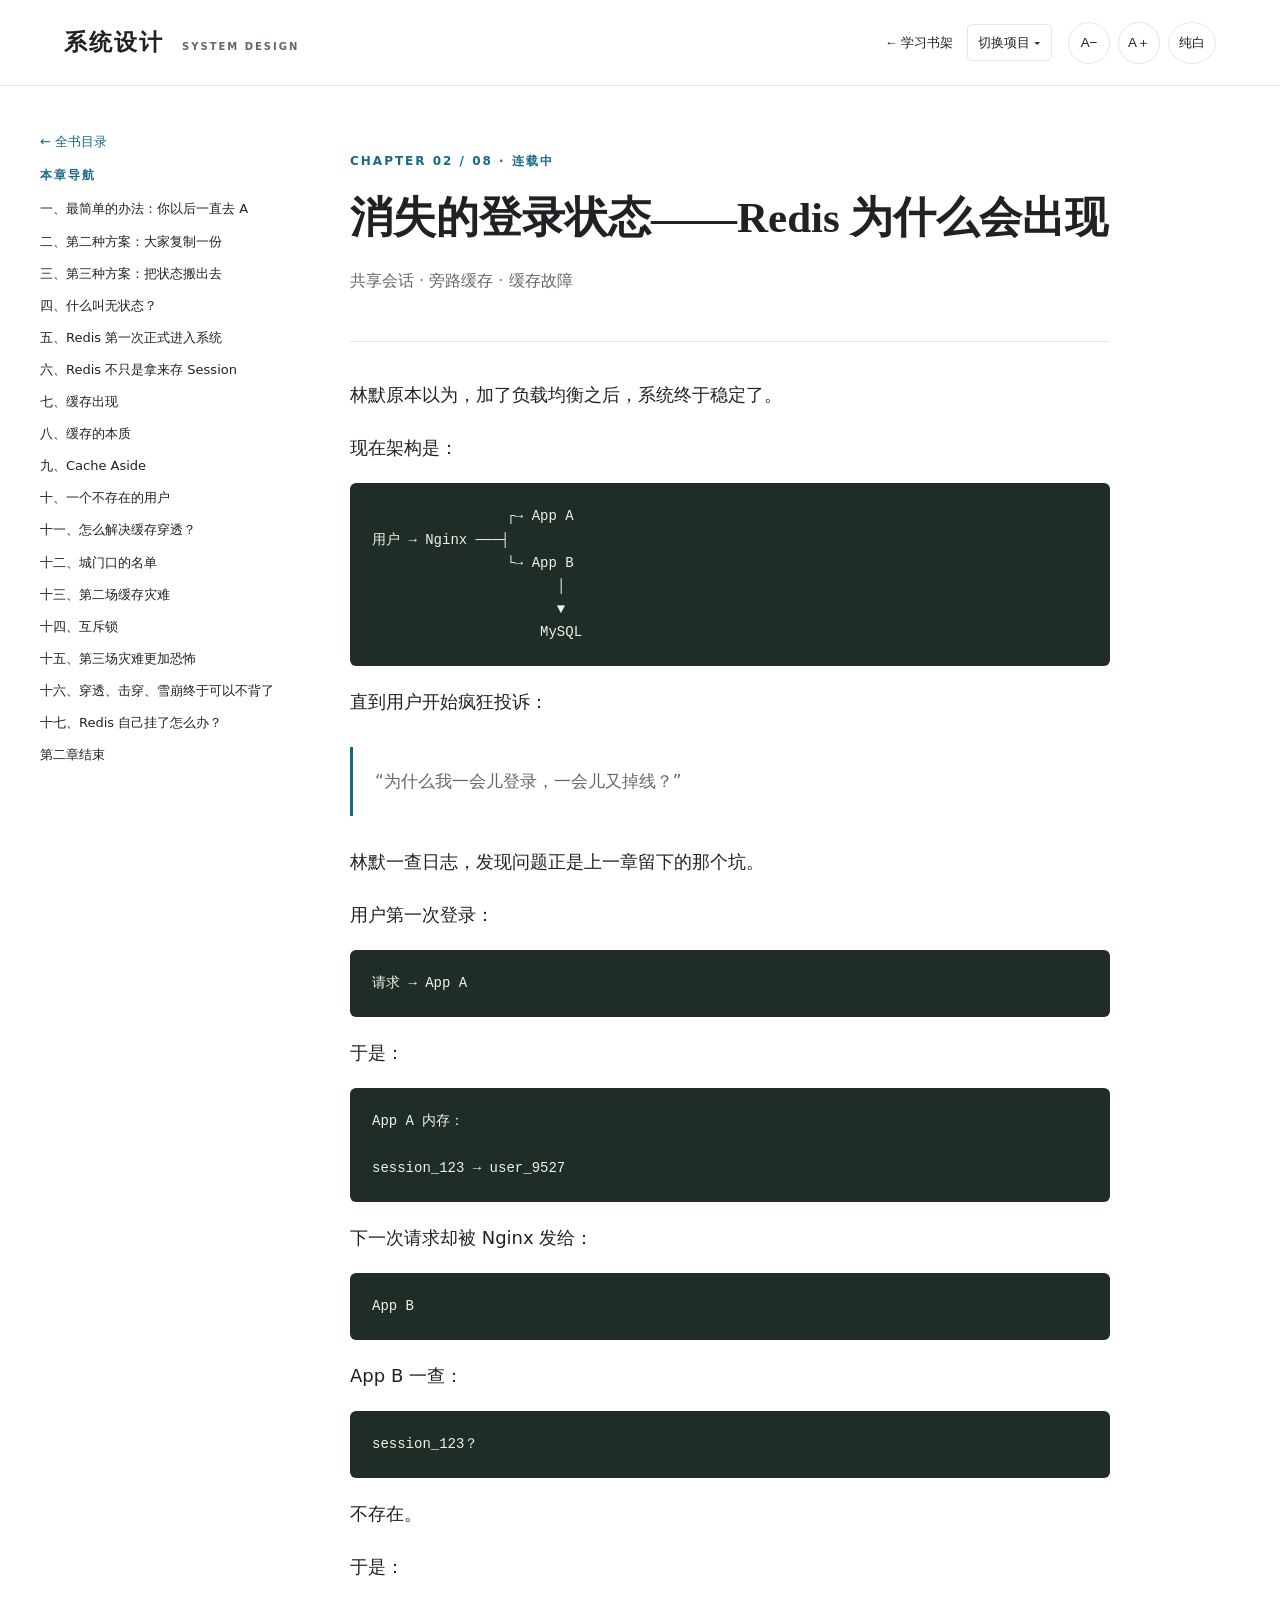
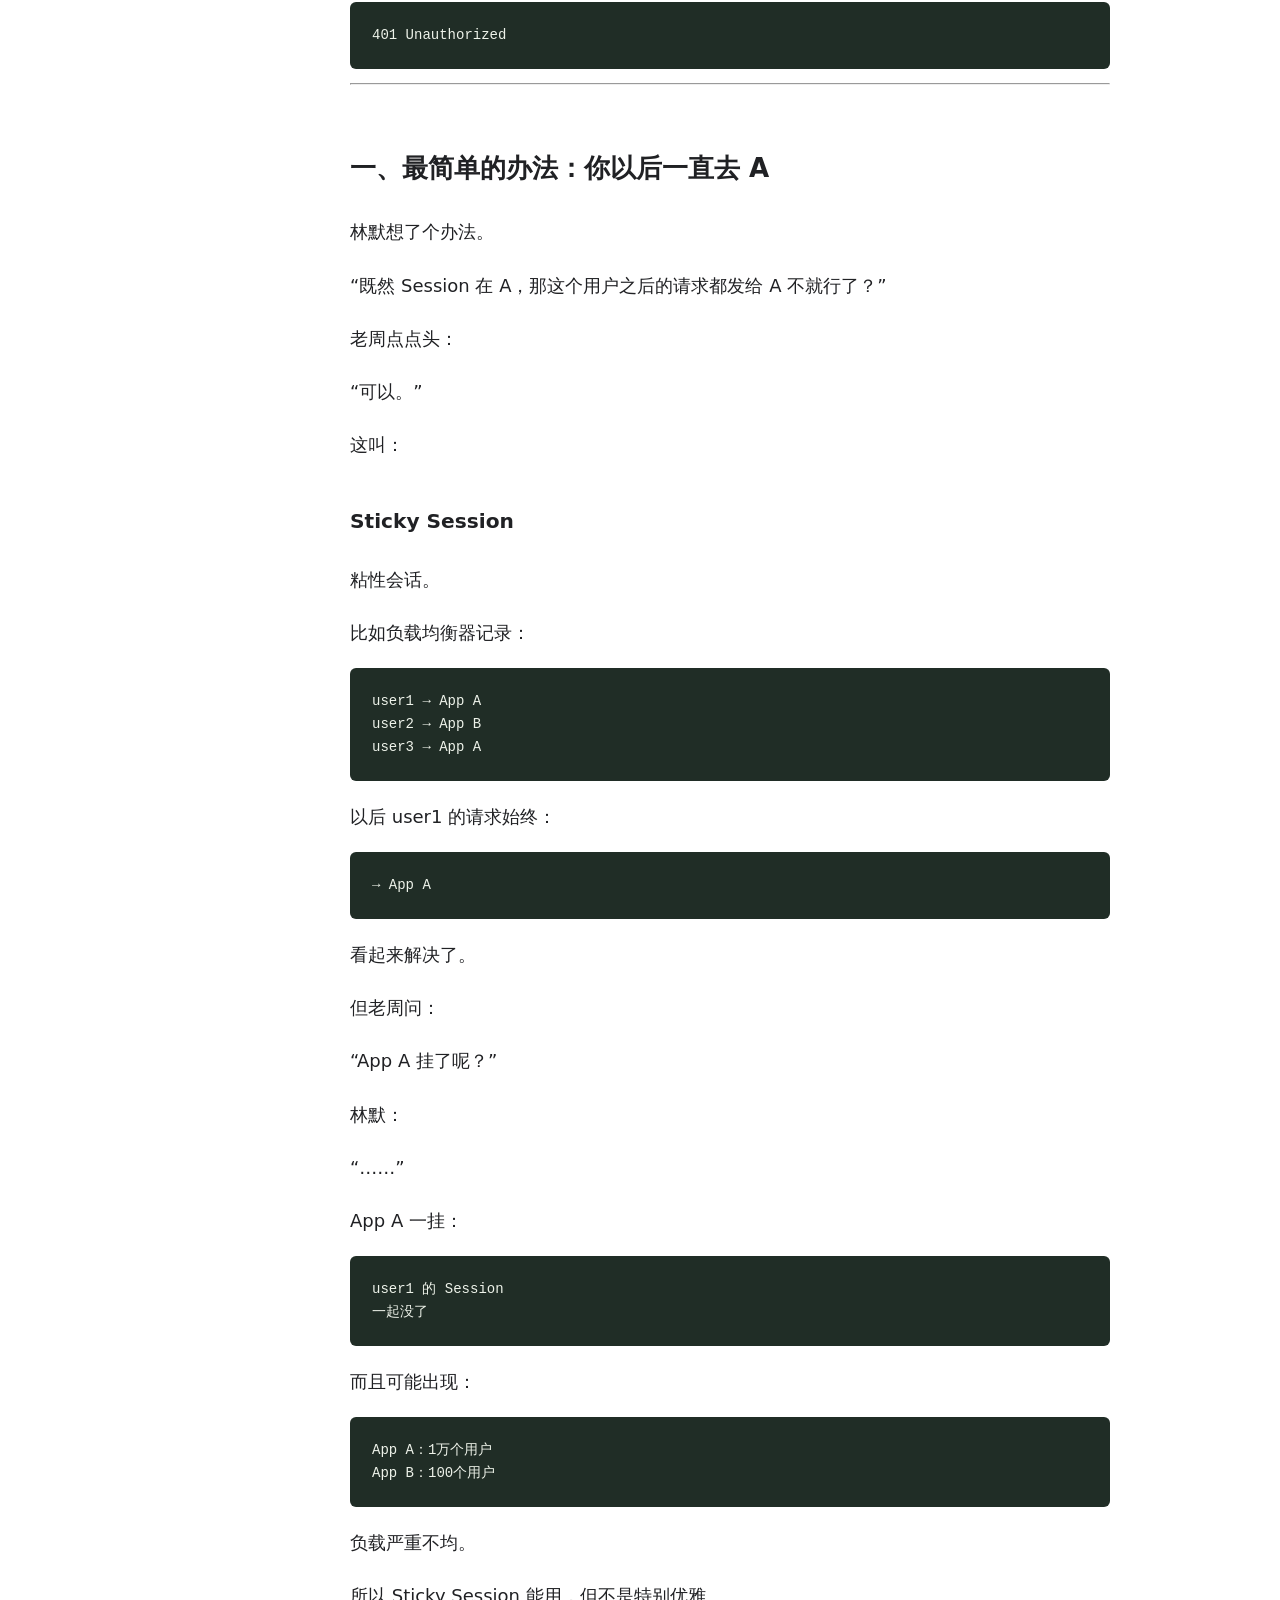
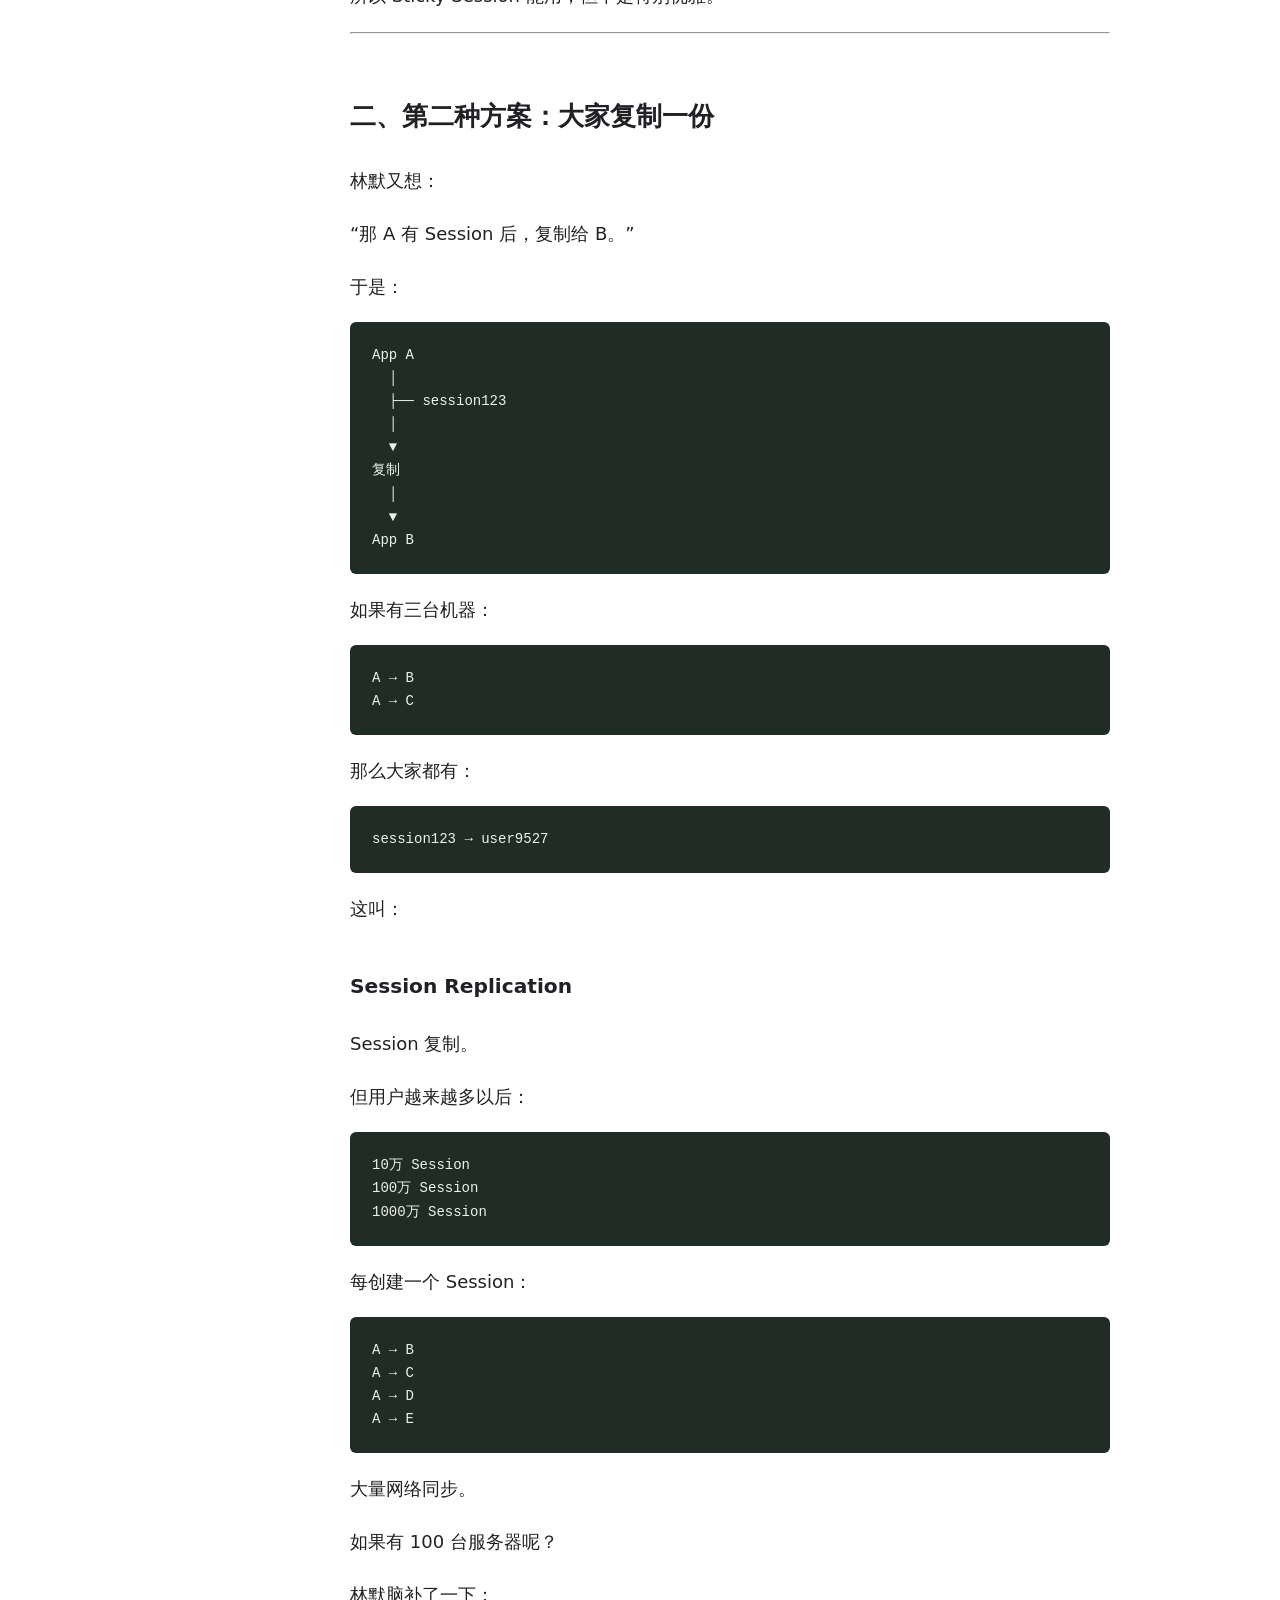
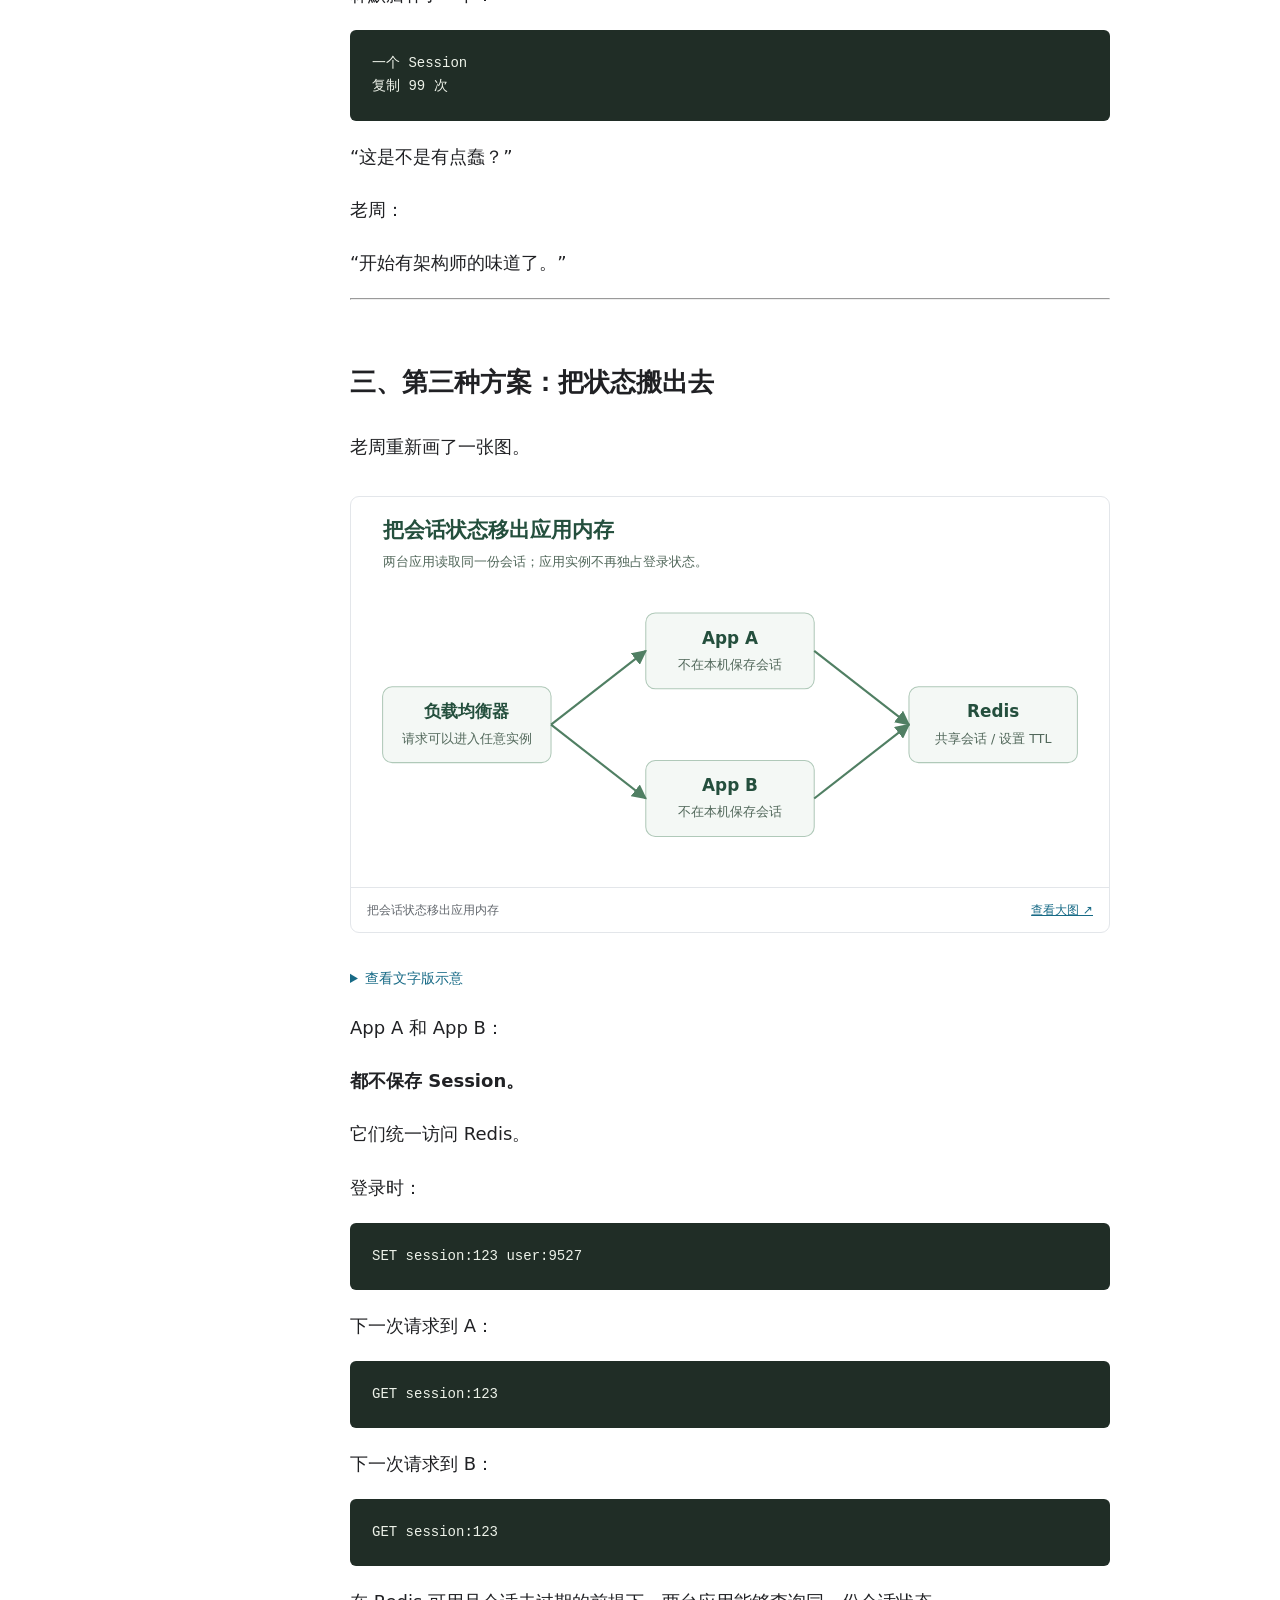
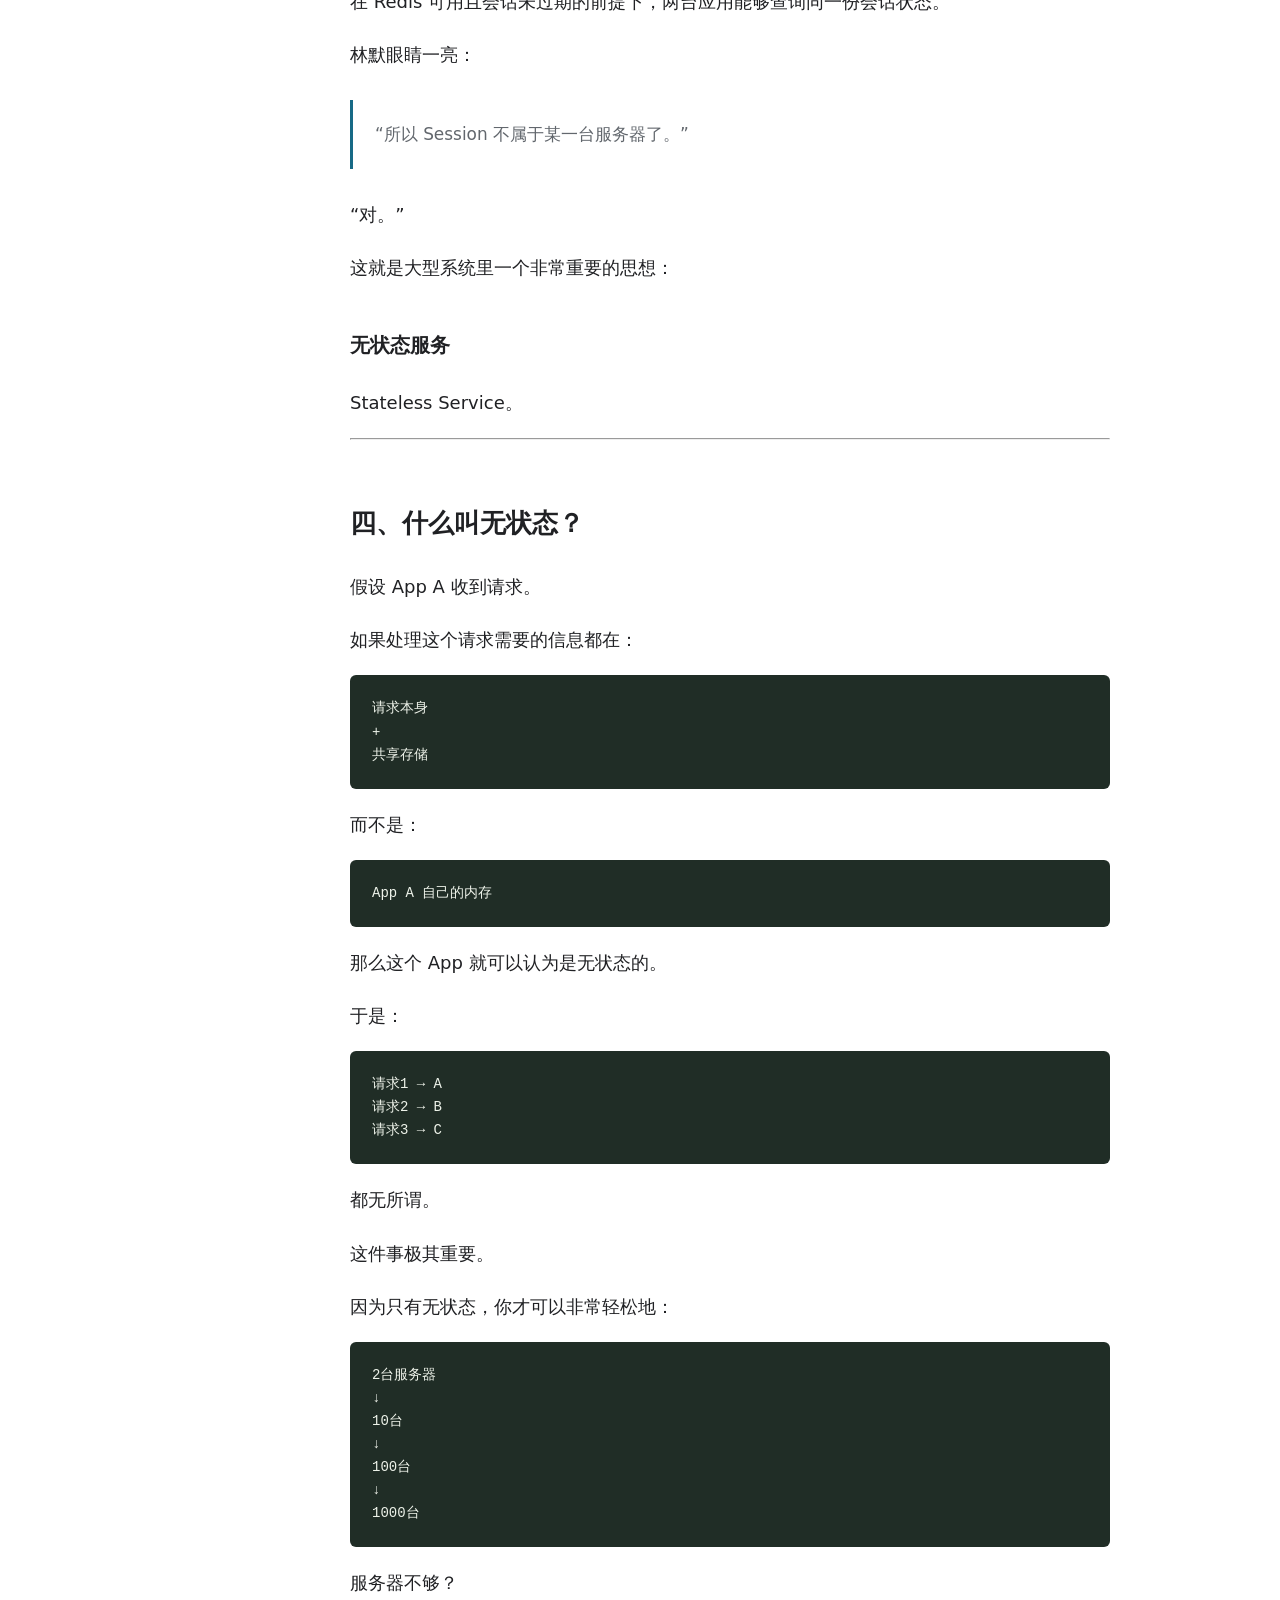
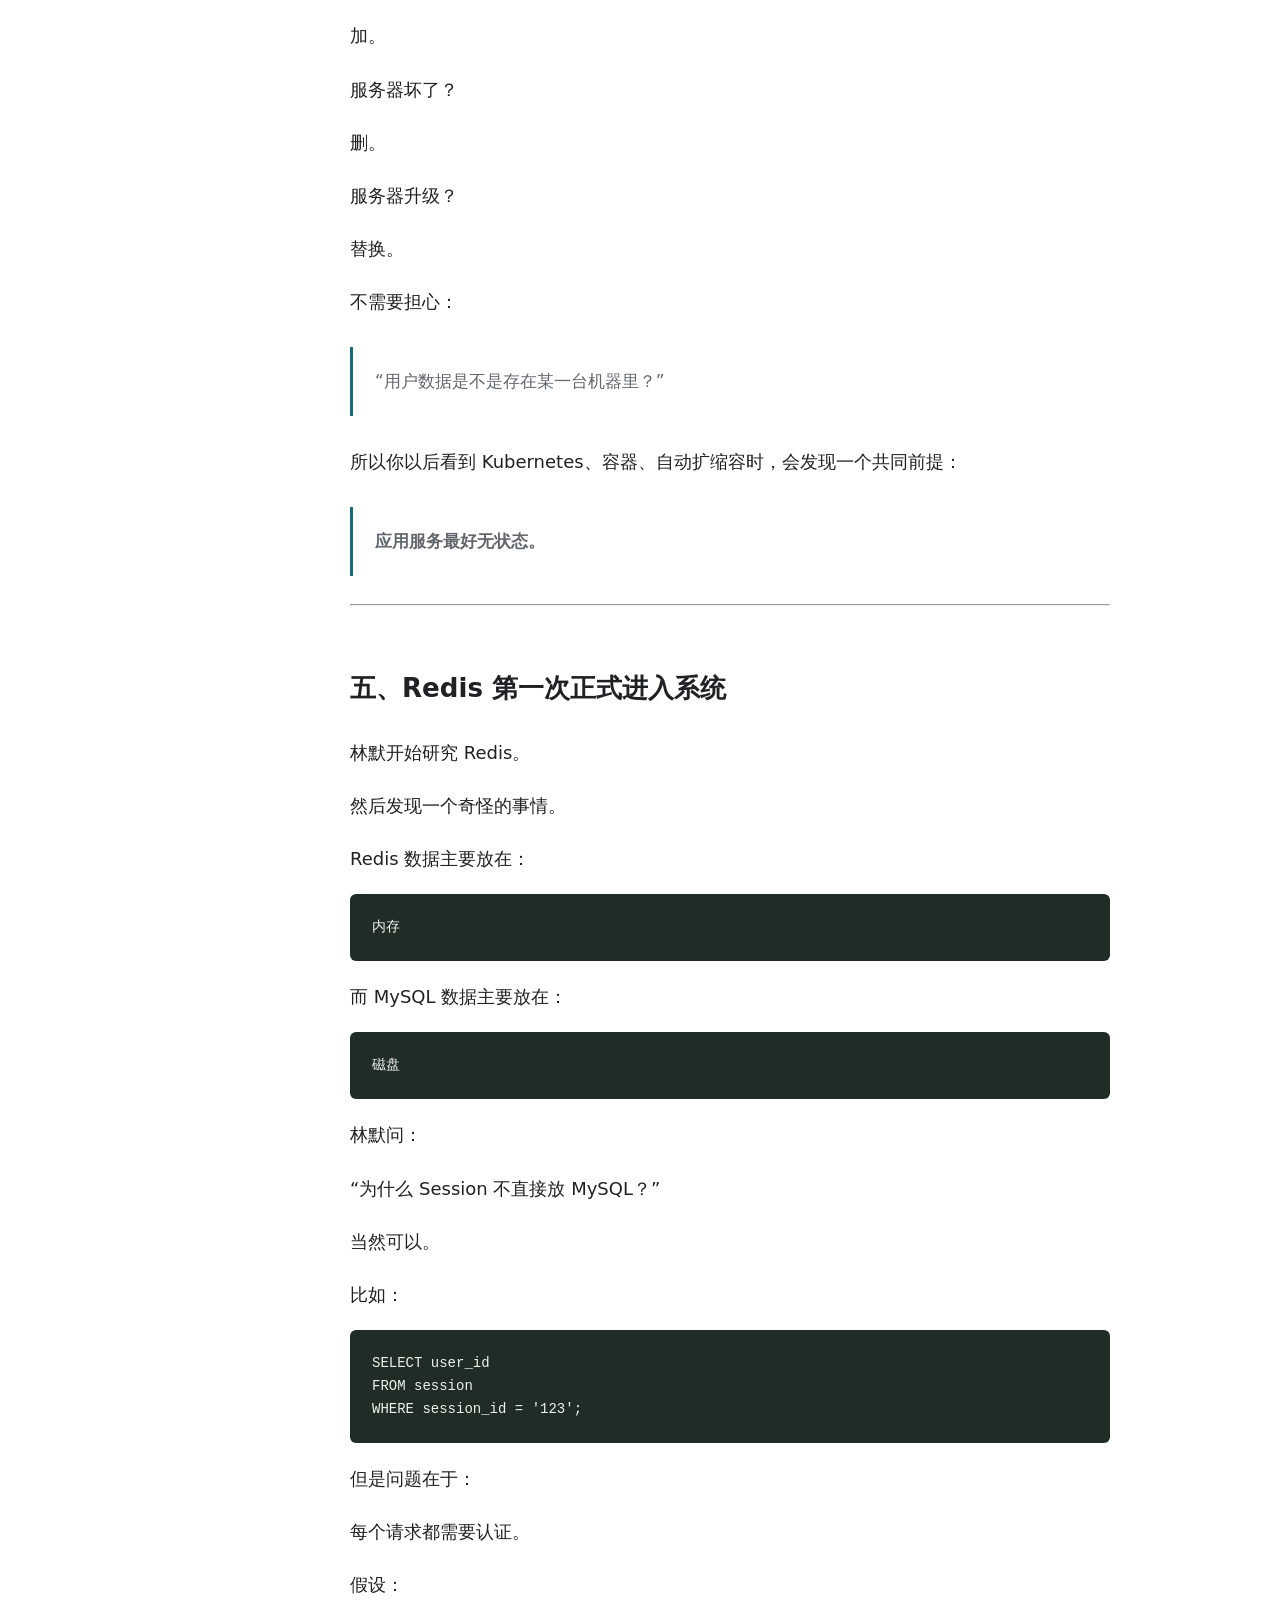
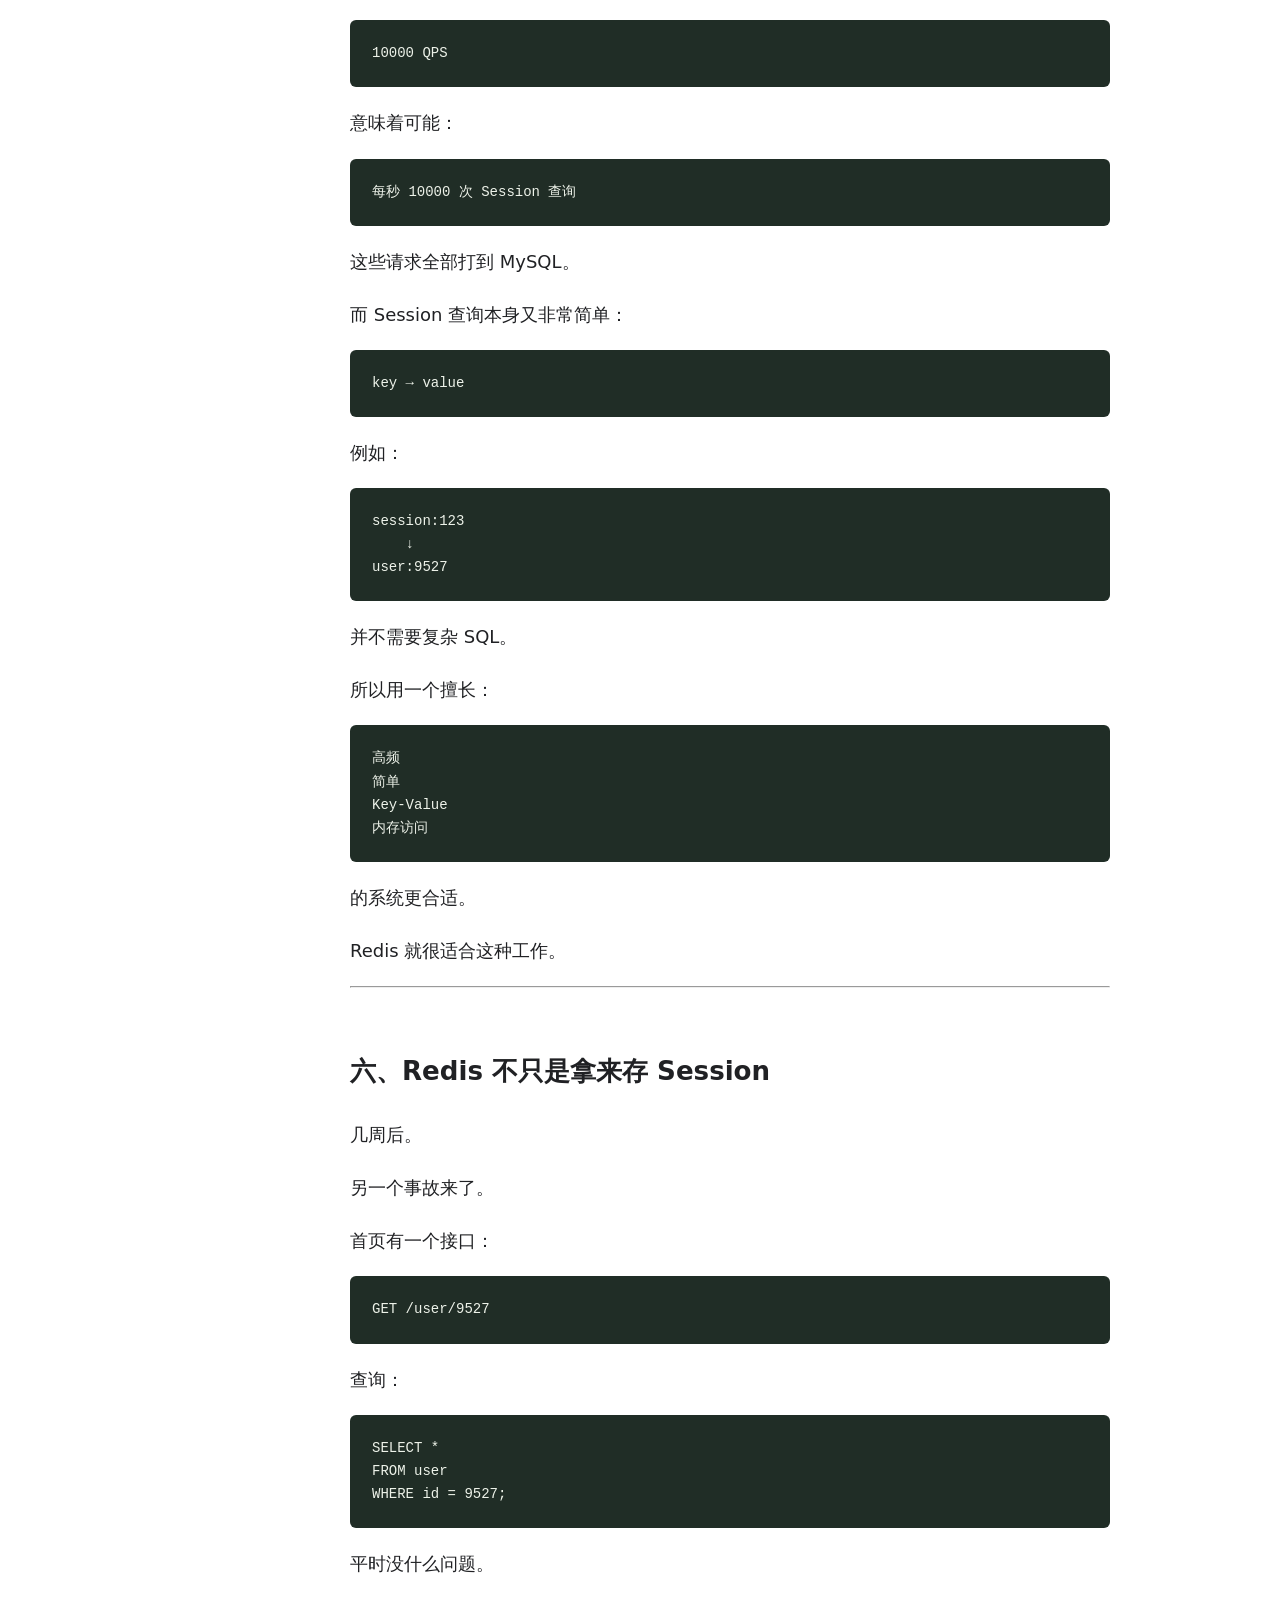
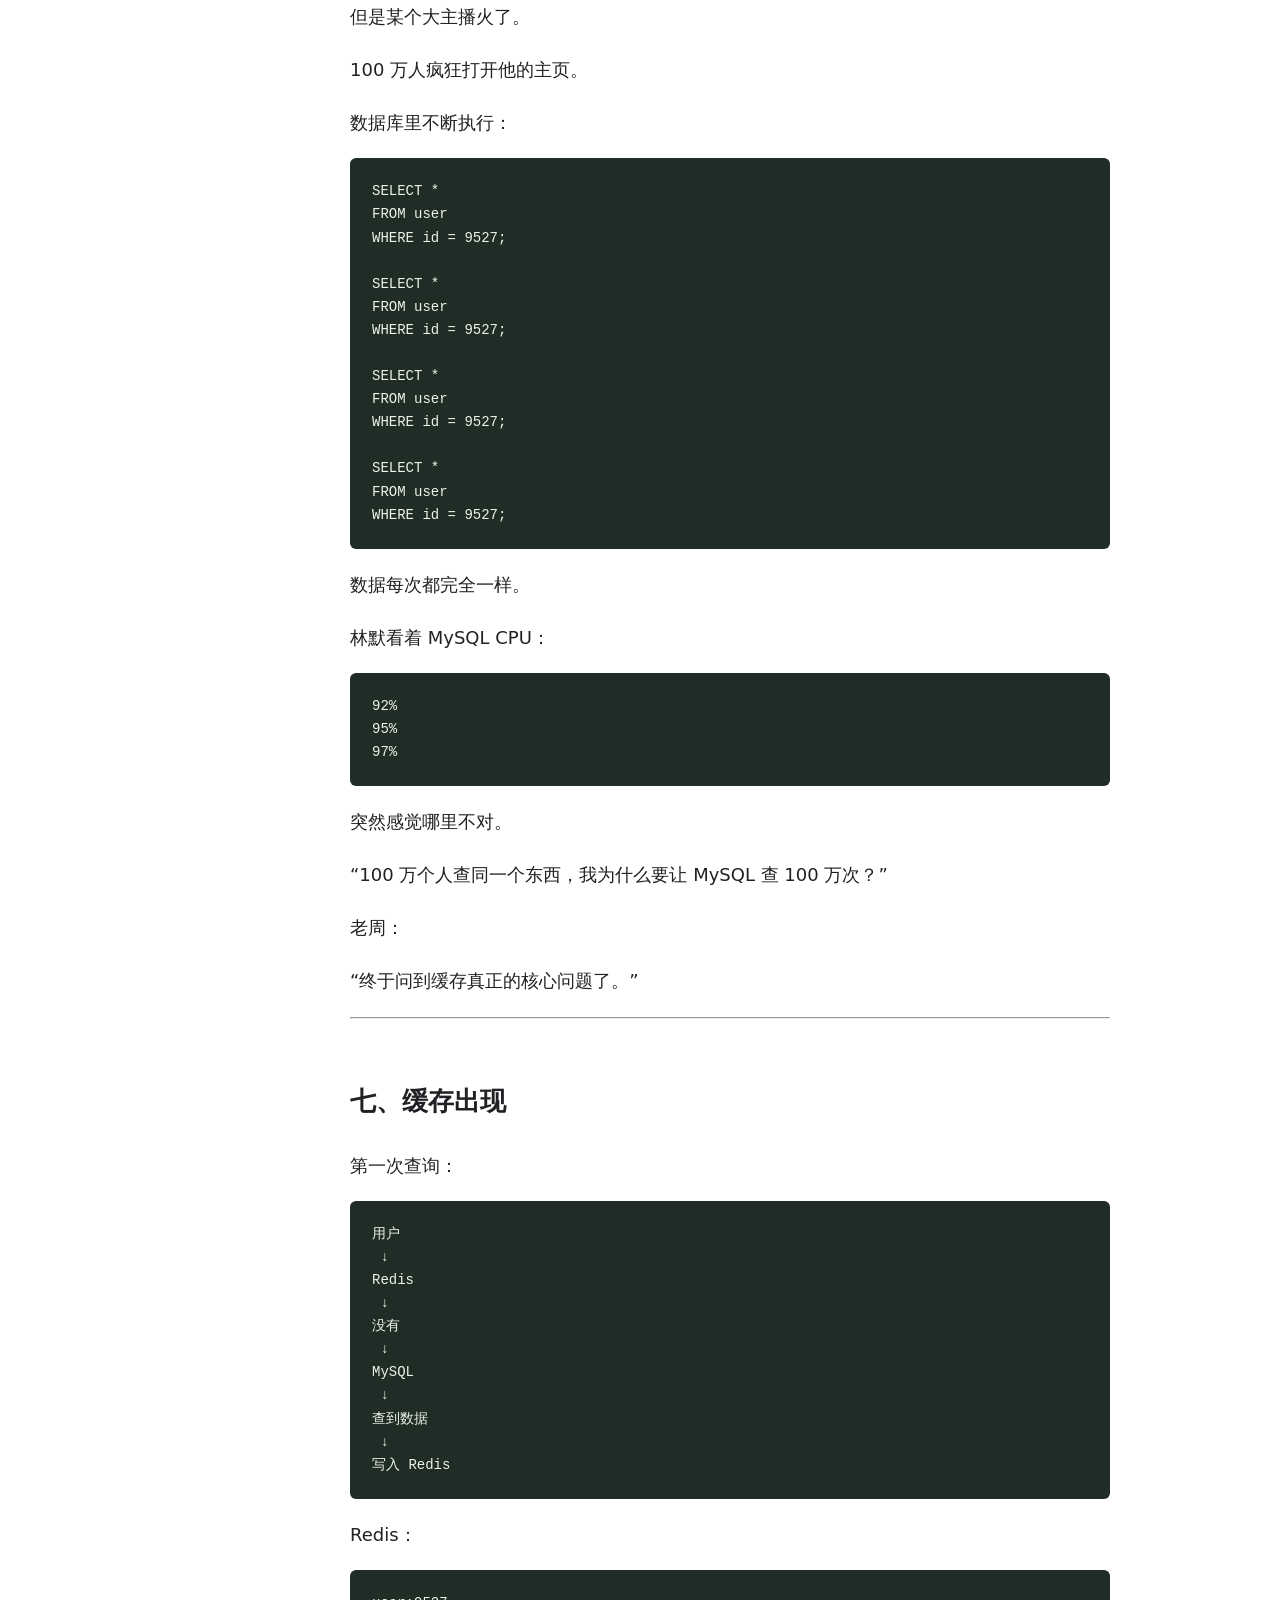
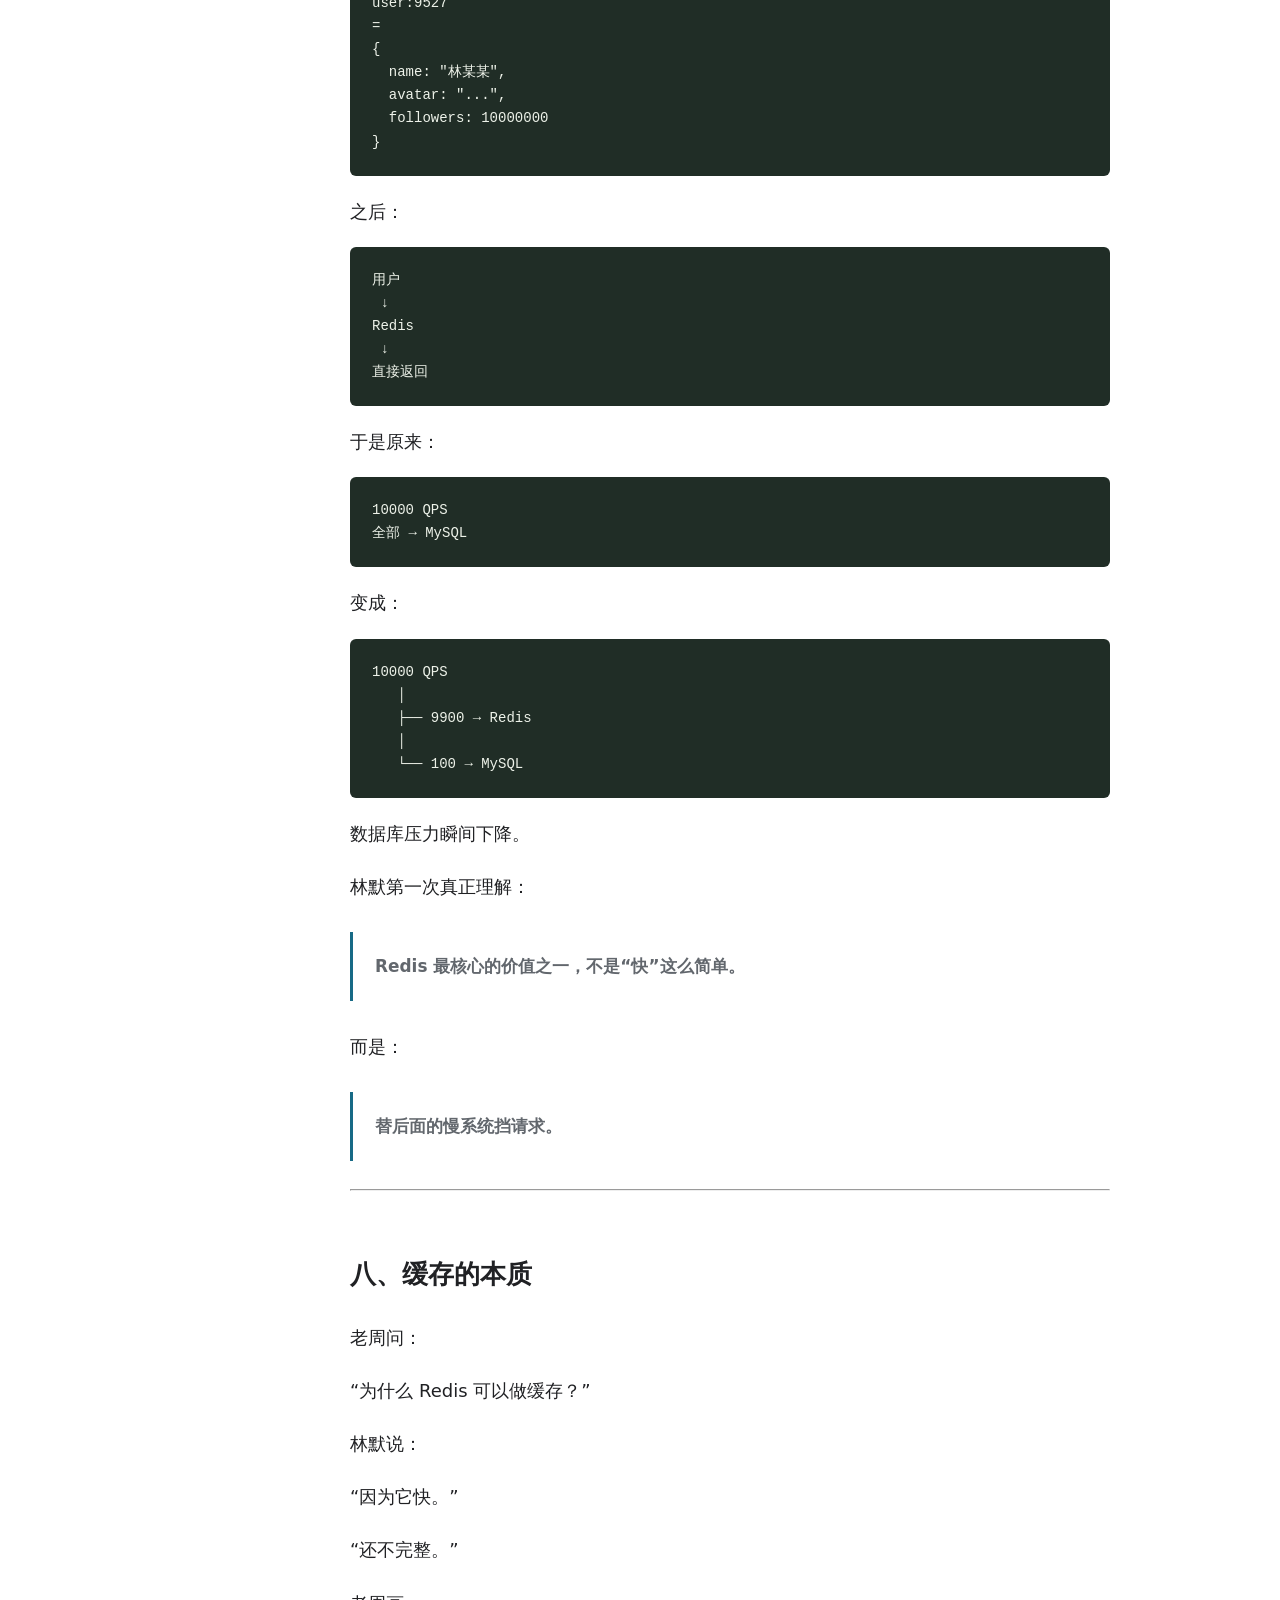
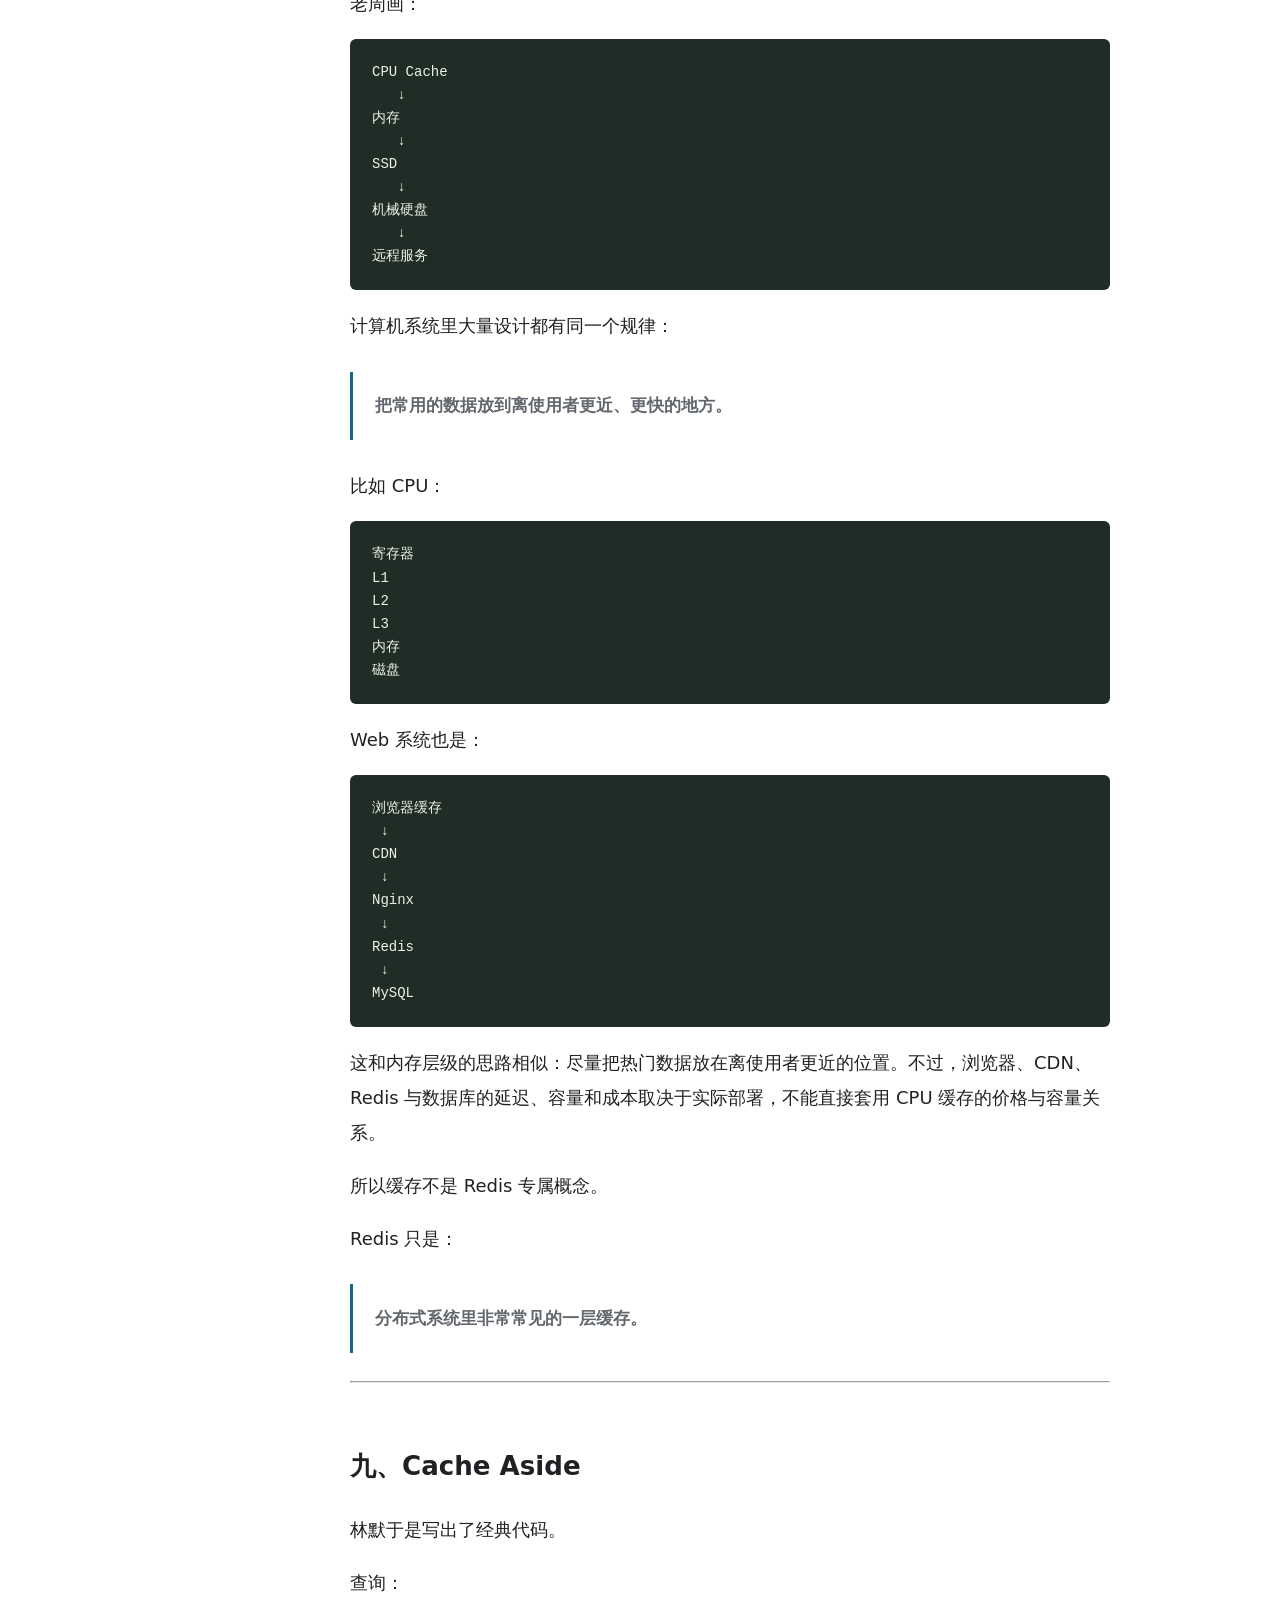
<file: docs/chapter-02.html>
<!doctype html>
<html lang="zh-CN"><head><meta charset="utf-8"><meta name="viewport" content="width=device-width, initial-scale=1"><meta name="color-scheme" content="light dark"><meta name="description" content="系统设计：从一台服务器开始。跟随林默与老周，在八章故事中理解缓存、数据库、消息队列与分布式共识。连载中，第九章待续。"><title>消失的登录状态——Redis 为什么会出现 · 系统设计</title><script>try{document.documentElement.dataset.theme=localStorage.getItem('reader-theme')||'white';document.documentElement.style.setProperty('--reading-size',Math.max(16,Math.min(26,Number(localStorage.getItem('reader-size'))||18))+'px')}catch(e){}</script><link rel="stylesheet" href="style.css"><link rel="stylesheet" href="shelf-nav.css"><link rel="stylesheet" href="reader.css"><script src="app.js" defer></script></head>
<body class="reading"><a class="skip" href="#main">跳到正文</a><header><a class="brand" href="index.html">系统设计<span>SYSTEM DESIGN</span></a><nav class="shelf-nav" aria-label="学习项目导航"><a class="shelf-home" href="/">← 学习书架</a><details class="shelf-switch"><summary>切换项目 ▾</summary><div class="shelf-menu"><a href="/pytorch-apprentice/">PyTorch：炼金术士的学徒</a><a href="/ai-era-reader/">AI 纪元</a><a href="/data-empire-reader/">数据帝国</a><a href="/rag-empire-reader/">RAG 帝国</a><a href="/system-design-reader/" aria-current="page">系统设计</a><a href="/online-troubleshooting-reader/">生产环境</a><a href="/coding-agent-reader/">Agent 帝国</a><a href="/interview-proof-reader/">面试官的审判</a><a href="/langchain-empire-reader/">LangChain 帝国</a></div></details></nav><div class="controls"><button id="smaller" aria-label="缩小字号" type="button">A−</button><button id="larger" aria-label="增大字号" type="button">A＋</button><button id="theme" aria-label="切换阅读背景" type="button">纯白</button></div></header>
<div class="reader-layout"><aside><a href="index.html">← 全书目录</a><p class="eyebrow">本章导航</p><div class="toc">
<ul>
<li><a href="#a">一、最简单的办法：你以后一直去 A</a></li>
<li><a href="#_1">二、第二种方案：大家复制一份</a></li>
<li><a href="#_2">三、第三种方案：把状态搬出去</a></li>
<li><a href="#_4">四、什么叫无状态？</a></li>
<li><a href="#redis">五、Redis 第一次正式进入系统</a></li>
<li><a href="#redis-session">六、Redis 不只是拿来存 Session</a></li>
<li><a href="#_5">七、缓存出现</a></li>
<li><a href="#_6">八、缓存的本质</a></li>
<li><a href="#cache-aside">九、Cache Aside</a></li>
<li><a href="#_7">十、一个不存在的用户</a></li>
<li><a href="#_9">十一、怎么解决缓存穿透？</a></li>
<li><a href="#_11">十二、城门口的名单</a></li>
<li><a href="#_12">十三、第二场缓存灾难</a></li>
<li><a href="#_14">十四、互斥锁</a></li>
<li><a href="#_15">十五、第三场灾难更加恐怖</a></li>
<li><a href="#_17">十六、穿透、击穿、雪崩终于可以不背了</a></li>
<li><a href="#redis_1">十七、Redis 自己挂了怎么办？</a></li>
<li><a href="#_18">第二章结束</a></li>
</ul>
</div>
</aside><main id="main"><div class="chapter-heading"><p class="eyebrow">CHAPTER 02 / 08 · 连载中</p><h1>消失的登录状态——Redis 为什么会出现</h1><p>共享会话 · 旁路缓存 · 缓存故障</p></div><details class="mobile-toc"><summary>展开本章目录</summary><div class="toc">
<ul>
<li><a href="#a">一、最简单的办法：你以后一直去 A</a></li>
<li><a href="#_1">二、第二种方案：大家复制一份</a></li>
<li><a href="#_2">三、第三种方案：把状态搬出去</a></li>
<li><a href="#_4">四、什么叫无状态？</a></li>
<li><a href="#redis">五、Redis 第一次正式进入系统</a></li>
<li><a href="#redis-session">六、Redis 不只是拿来存 Session</a></li>
<li><a href="#_5">七、缓存出现</a></li>
<li><a href="#_6">八、缓存的本质</a></li>
<li><a href="#cache-aside">九、Cache Aside</a></li>
<li><a href="#_7">十、一个不存在的用户</a></li>
<li><a href="#_9">十一、怎么解决缓存穿透？</a></li>
<li><a href="#_11">十二、城门口的名单</a></li>
<li><a href="#_12">十三、第二场缓存灾难</a></li>
<li><a href="#_14">十四、互斥锁</a></li>
<li><a href="#_15">十五、第三场灾难更加恐怖</a></li>
<li><a href="#_17">十六、穿透、击穿、雪崩终于可以不背了</a></li>
<li><a href="#redis_1">十七、Redis 自己挂了怎么办？</a></li>
<li><a href="#_18">第二章结束</a></li>
</ul>
</div>
</details><article><p>林默原本以为，加了负载均衡之后，系统终于稳定了。</p>
<p>现在架构是：</p>
<pre><code class="language-text">                ┌→ App A
用户 → Nginx ───┤
                └→ App B
                      │
                      ▼
                    MySQL
</code></pre>
<p>直到用户开始疯狂投诉：</p>
<blockquote>
<p>“为什么我一会儿登录，一会儿又掉线？”</p>
</blockquote>
<p>林默一查日志，发现问题正是上一章留下的那个坑。</p>
<p>用户第一次登录：</p>
<pre><code class="language-text">请求 → App A
</code></pre>
<p>于是：</p>
<pre><code class="language-text">App A 内存：

session_123 → user_9527
</code></pre>
<p>下一次请求却被 Nginx 发给：</p>
<pre><code class="language-text">App B
</code></pre>
<p>App B 一查：</p>
<pre><code class="language-text">session_123？
</code></pre>
<p>不存在。</p>
<p>于是：</p>
<pre><code class="language-text">401 Unauthorized
</code></pre>
<hr />
<h2 id="a">一、最简单的办法：你以后一直去 A</h2>
<p>林默想了个办法。</p>
<p>“既然 Session 在 A，那这个用户之后的请求都发给 A 不就行了？”</p>
<p>老周点点头：</p>
<p>“可以。”</p>
<p>这叫：</p>
<h3 id="sticky-session">Sticky Session</h3>
<p>粘性会话。</p>
<p>比如负载均衡器记录：</p>
<pre><code class="language-text">user1 → App A
user2 → App B
user3 → App A
</code></pre>
<p>以后 user1 的请求始终：</p>
<pre><code class="language-text">→ App A
</code></pre>
<p>看起来解决了。</p>
<p>但老周问：</p>
<p>“App A 挂了呢？”</p>
<p>林默：</p>
<p>“……”</p>
<p>App A 一挂：</p>
<pre><code class="language-text">user1 的 Session
一起没了
</code></pre>
<p>而且可能出现：</p>
<pre><code class="language-text">App A：1万个用户
App B：100个用户
</code></pre>
<p>负载严重不均。</p>
<p>所以 Sticky Session 能用，但不是特别优雅。</p>
<hr />
<h2 id="_1">二、第二种方案：大家复制一份</h2>
<p>林默又想：</p>
<p>“那 A 有 Session 后，复制给 B。”</p>
<p>于是：</p>
<pre><code class="language-text">App A
  │
  ├── session123
  │
  ▼
复制
  │
  ▼
App B
</code></pre>
<p>如果有三台机器：</p>
<pre><code class="language-text">A → B
A → C
</code></pre>
<p>那么大家都有：</p>
<pre><code class="language-text">session123 → user9527
</code></pre>
<p>这叫：</p>
<h3 id="session-replication">Session Replication</h3>
<p>Session 复制。</p>
<p>但用户越来越多以后：</p>
<pre><code class="language-text">10万 Session
100万 Session
1000万 Session
</code></pre>
<p>每创建一个 Session：</p>
<pre><code class="language-text">A → B
A → C
A → D
A → E
</code></pre>
<p>大量网络同步。</p>
<p>如果有 100 台服务器呢？</p>
<p>林默脑补了一下：</p>
<pre><code class="language-text">一个 Session
复制 99 次
</code></pre>
<p>“这是不是有点蠢？”</p>
<p>老周：</p>
<p>“开始有架构师的味道了。”</p>
<hr />
<h2 id="_2">三、第三种方案：把状态搬出去</h2>
<p>老周重新画了一张图。</p>
<figure class="architecture"><div class="diagram-frame" tabindex="0" role="region" aria-label="把会话状态移出应用内存，可横向滚动"><img alt="把会话状态移出应用内存" src="diagrams/shared-session.svg" /></div><figcaption>把会话状态移出应用内存<a href="diagrams/shared-session.svg" target="_blank" rel="noopener">查看大图 ↗</a></figcaption></figure>
<details class="original-diagram">
<summary>查看文字版示意</summary>
<pre><code class="language-text">                 ┌→ App A ─┐
用户 → LB ───────┤          │
                 └→ App B ─┤
                            ▼
                         Redis
</code></pre>
</details>
<p>App A 和 App B：</p>
<p><strong>都不保存 Session。</strong></p>
<p>它们统一访问 Redis。</p>
<p>登录时：</p>
<pre><code class="language-text">SET session:123 user:9527
</code></pre>
<p>下一次请求到 A：</p>
<pre><code class="language-text">GET session:123
</code></pre>
<p>下一次请求到 B：</p>
<pre><code class="language-text">GET session:123
</code></pre>
<p>在 Redis 可用且会话未过期的前提下，两台应用能够查询同一份会话状态。</p>
<p>林默眼睛一亮：</p>
<blockquote>
<p>“所以 Session 不属于某一台服务器了。”</p>
</blockquote>
<p>“对。”</p>
<p>这就是大型系统里一个非常重要的思想：</p>
<h3 id="_3">无状态服务</h3>
<p>Stateless Service。</p>
<hr />
<h2 id="_4">四、什么叫无状态？</h2>
<p>假设 App A 收到请求。</p>
<p>如果处理这个请求需要的信息都在：</p>
<pre><code class="language-text">请求本身
+
共享存储
</code></pre>
<p>而不是：</p>
<pre><code class="language-text">App A 自己的内存
</code></pre>
<p>那么这个 App 就可以认为是无状态的。</p>
<p>于是：</p>
<pre><code class="language-text">请求1 → A
请求2 → B
请求3 → C
</code></pre>
<p>都无所谓。</p>
<p>这件事极其重要。</p>
<p>因为只有无状态，你才可以非常轻松地：</p>
<pre><code class="language-text">2台服务器
↓
10台
↓
100台
↓
1000台
</code></pre>
<p>服务器不够？</p>
<p>加。</p>
<p>服务器坏了？</p>
<p>删。</p>
<p>服务器升级？</p>
<p>替换。</p>
<p>不需要担心：</p>
<blockquote>
<p>“用户数据是不是存在某一台机器里？”</p>
</blockquote>
<p>所以你以后看到 Kubernetes、容器、自动扩缩容时，会发现一个共同前提：</p>
<blockquote>
<p><strong>应用服务最好无状态。</strong></p>
</blockquote>
<hr />
<h2 id="redis">五、Redis 第一次正式进入系统</h2>
<p>林默开始研究 Redis。</p>
<p>然后发现一个奇怪的事情。</p>
<p>Redis 数据主要放在：</p>
<pre><code class="language-text">内存
</code></pre>
<p>而 MySQL 数据主要放在：</p>
<pre><code class="language-text">磁盘
</code></pre>
<p>林默问：</p>
<p>“为什么 Session 不直接放 MySQL？”</p>
<p>当然可以。</p>
<p>比如：</p>
<pre><code class="language-sql">SELECT user_id
FROM session
WHERE session_id = '123';
</code></pre>
<p>但是问题在于：</p>
<p>每个请求都需要认证。</p>
<p>假设：</p>
<pre><code class="language-text">10000 QPS
</code></pre>
<p>意味着可能：</p>
<pre><code class="language-text">每秒 10000 次 Session 查询
</code></pre>
<p>这些请求全部打到 MySQL。</p>
<p>而 Session 查询本身又非常简单：</p>
<pre><code class="language-text">key → value
</code></pre>
<p>例如：</p>
<pre><code class="language-text">session:123
    ↓
user:9527
</code></pre>
<p>并不需要复杂 SQL。</p>
<p>所以用一个擅长：</p>
<pre><code class="language-text">高频
简单
Key-Value
内存访问
</code></pre>
<p>的系统更合适。</p>
<p>Redis 就很适合这种工作。</p>
<hr />
<h2 id="redis-session">六、Redis 不只是拿来存 Session</h2>
<p>几周后。</p>
<p>另一个事故来了。</p>
<p>首页有一个接口：</p>
<pre><code class="language-text">GET /user/9527
</code></pre>
<p>查询：</p>
<pre><code class="language-sql">SELECT *
FROM user
WHERE id = 9527;
</code></pre>
<p>平时没什么问题。</p>
<p>但是某个大主播火了。</p>
<p>100 万人疯狂打开他的主页。</p>
<p>数据库里不断执行：</p>
<pre><code class="language-sql">SELECT *
FROM user
WHERE id = 9527;

SELECT *
FROM user
WHERE id = 9527;

SELECT *
FROM user
WHERE id = 9527;

SELECT *
FROM user
WHERE id = 9527;
</code></pre>
<p>数据每次都完全一样。</p>
<p>林默看着 MySQL CPU：</p>
<pre><code class="language-text">92%
95%
97%
</code></pre>
<p>突然感觉哪里不对。</p>
<p>“100 万个人查同一个东西，我为什么要让 MySQL 查 100 万次？”</p>
<p>老周：</p>
<p>“终于问到缓存真正的核心问题了。”</p>
<hr />
<h2 id="_5">七、缓存出现</h2>
<p>第一次查询：</p>
<pre><code class="language-text">用户
 ↓
Redis
 ↓
没有
 ↓
MySQL
 ↓
查到数据
 ↓
写入 Redis
</code></pre>
<p>Redis：</p>
<pre><code class="language-text">user:9527
=
{
  name: &quot;林某某&quot;,
  avatar: &quot;...&quot;,
  followers: 10000000
}
</code></pre>
<p>之后：</p>
<pre><code class="language-text">用户
 ↓
Redis
 ↓
直接返回
</code></pre>
<p>于是原来：</p>
<pre><code class="language-text">10000 QPS
全部 → MySQL
</code></pre>
<p>变成：</p>
<pre><code class="language-text">10000 QPS
   │
   ├── 9900 → Redis
   │
   └── 100 → MySQL
</code></pre>
<p>数据库压力瞬间下降。</p>
<p>林默第一次真正理解：</p>
<blockquote>
<p><strong>Redis 最核心的价值之一，不是“快”这么简单。</strong></p>
</blockquote>
<p>而是：</p>
<blockquote>
<p><strong>替后面的慢系统挡请求。</strong></p>
</blockquote>
<hr />
<h2 id="_6">八、缓存的本质</h2>
<p>老周问：</p>
<p>“为什么 Redis 可以做缓存？”</p>
<p>林默说：</p>
<p>“因为它快。”</p>
<p>“还不完整。”</p>
<p>老周画：</p>
<pre><code class="language-text">CPU Cache
   ↓
内存
   ↓
SSD
   ↓
机械硬盘
   ↓
远程服务
</code></pre>
<p>计算机系统里大量设计都有同一个规律：</p>
<blockquote>
<p><strong>把常用的数据放到离使用者更近、更快的地方。</strong></p>
</blockquote>
<p>比如 CPU：</p>
<pre><code class="language-text">寄存器
L1
L2
L3
内存
磁盘
</code></pre>
<p>Web 系统也是：</p>
<pre><code class="language-text">浏览器缓存
 ↓
CDN
 ↓
Nginx
 ↓
Redis
 ↓
MySQL
</code></pre>
<p>这和内存层级的思路相似：尽量把热门数据放在离使用者更近的位置。不过，浏览器、CDN、Redis 与数据库的延迟、容量和成本取决于实际部署，不能直接套用 CPU 缓存的价格与容量关系。</p>
<p>所以缓存不是 Redis 专属概念。</p>
<p>Redis 只是：</p>
<blockquote>
<p><strong>分布式系统里非常常见的一层缓存。</strong></p>
</blockquote>
<hr />
<h2 id="cache-aside">九、Cache Aside</h2>
<p>林默于是写出了经典代码。</p>
<p>查询：</p>
<pre><code class="language-java">User user = redis.get(&quot;user:&quot; + id);

if (user == null) {
    user = mysql.selectUser(id);
    redis.set(&quot;user:&quot; + id, user);
}

return user;
</code></pre>
<p>这叫：</p>
<h3 id="cache-aside-pattern">Cache Aside Pattern</h3>
<p>旁路缓存。</p>
<p>流程：</p>
<pre><code class="language-text">读：

先 Redis
   ↓
有 → 返回

没有
 ↓
查 DB
 ↓
写 Redis
 ↓
返回
</code></pre>
<p>这是面试中最常见的缓存模式之一。</p>
<p>林默觉得：</p>
<p>“这也不难。”</p>
<p>老周看了他一眼。</p>
<p>“系统设计里最危险的时刻，就是你觉得问题解决了的时候。”</p>
<hr />
<h2 id="_7">十、一个不存在的用户</h2>
<p>某天有人恶意请求：</p>
<pre><code class="language-text">GET /user/999999999
</code></pre>
<p>数据库中根本没有这个用户。</p>
<p>流程：</p>
<pre><code class="language-text">Redis
 ↓
没有
 ↓
MySQL
 ↓
也没有
</code></pre>
<p>下一次：</p>
<pre><code class="language-text">Redis
 ↓
还是没有
 ↓
MySQL
</code></pre>
<p>因为：</p>
<pre><code class="language-text">不存在的数据
没有被缓存
</code></pre>
<p>攻击者开始不断随机请求：</p>
<pre><code class="language-text">/user/111111111
/user/222222222
/user/333333333
...
</code></pre>
<p>Redis 全部 Miss。</p>
<p>请求全部穿过去：</p>
<pre><code class="language-text">攻击者
  ↓
Redis
  ↓
Redis 没有
  ↓
MySQL
</code></pre>
<p>Redis 仿佛不存在一样。</p>
<p>数据库开始冒烟。</p>
<p>老周在白板写下四个字：</p>
<h3 id="_8">缓存穿透</h3>
<p>Cache Penetration。</p>
<p>核心特点：</p>
<blockquote>
<p><strong>请求的数据，缓存没有，数据库也没有。</strong></p>
</blockquote>
<p>所以每一次请求都会穿过缓存。</p>
<hr />
<h2 id="_9">十一、怎么解决缓存穿透？</h2>
<p>最简单的方法：</p>
<p>即使没查到，也缓存。</p>
<p>比如：</p>
<pre><code class="language-text">user:99999999 → NULL
</code></pre>
<p>设置一个较短 TTL：</p>
<pre><code class="language-text">60 秒
</code></pre>
<p>于是：</p>
<p>第一次：</p>
<pre><code class="language-text">Redis Miss
↓
DB Miss
↓
Redis 写 NULL
</code></pre>
<p>后面请求：</p>
<pre><code class="language-text">Redis Hit(NULL)
</code></pre>
<p>不用继续打 DB。</p>
<p>这叫：</p>
<h3 id="_10">缓存空值</h3>
<p>但是如果攻击者每次随机生成新 ID：</p>
<pre><code class="language-text">111
222
333
444
...
</code></pre>
<p>还是没用。</p>
<p>于是另一个东西出现：</p>
<h3 id="bloom-filter">Bloom Filter</h3>
<p>布隆过滤器。</p>
<hr />
<h2 id="_11">十二、城门口的名单</h2>
<p>你可以把 Bloom Filter 想象成：</p>
<blockquote>
<p>数据库城堡外面的门卫。</p>
</blockquote>
<p>数据库中现有：</p>
<pre><code class="language-text">user1
user2
user3
...
user1000000
</code></pre>
<p>门卫拿着一份特殊名单。</p>
<p>请求：</p>
<pre><code class="language-text">user9527
</code></pre>
<p>门卫检查：</p>
<pre><code class="language-text">“可能存在。”
</code></pre>
<p>放进去。</p>
<p>请求：</p>
<pre><code class="language-text">user999999999999
</code></pre>
<p>门卫：</p>
<pre><code class="language-text">“一定不存在。”
</code></pre>
<p>直接拒绝。</p>
<p>于是：</p>
<pre><code class="language-text">请求
 ↓
Bloom Filter
 ↓
一定不存在 → 返回
 ↓
可能存在
 ↓
Redis
 ↓
MySQL
</code></pre>
<p>为什么叫“可能存在”？</p>
<p>因为布隆过滤器有一个特点：</p>
<pre><code class="language-text">它说不存在
→ 一定不存在

它说存在
→ 可能存在
</code></pre>
<p>存在一定概率误判。</p>
<p>但用很小的空间，可以表示海量数据。</p>
<blockquote>
<p><strong>工程补充</strong>：“一定不存在”针对的是已经加入且未被错误删除的集合。若新增记录还没同步到过滤器，就可能误挡真实数据；需要设计更新顺序、故障回退和重建机制。缓存空值也应使用可区分的占位值，并设置短 TTL。</p>
</blockquote>
<hr />
<h2 id="_12">十三、第二场缓存灾难</h2>
<p>某天，一个明星发动态。</p>
<p>他的用户信息正好缓存在 Redis：</p>
<pre><code class="language-text">user:9527
</code></pre>
<p>TTL：</p>
<pre><code class="language-text">3600 秒
</code></pre>
<p>晚上 8 点整。</p>
<p>这个 Key 过期了。</p>
<p>与此同时：</p>
<pre><code class="language-text">10 万用户
</code></pre>
<p>刚好一起刷新他的主页。</p>
<p>瞬间：</p>
<pre><code class="language-text">100000 请求
 ↓
Redis
 ↓
全部 Miss
 ↓
MySQL
</code></pre>
<p>数据库：</p>
<pre><code class="language-text">？？？？？
</code></pre>
<p>刚才缓存还帮数据库挡住所有请求。</p>
<p>结果 Key 一过期：</p>
<blockquote>
<p>所有请求瞬间打穿。</p>
</blockquote>
<p>老周写：</p>
<h3 id="_13">缓存击穿</h3>
<p>Cache Breakdown / Hot Key Expiration。</p>
<p>核心：</p>
<blockquote>
<p><strong>某一个热点 Key 失效，大量请求同时访问数据库。</strong></p>
</blockquote>
<p>注意和穿透不同。</p>
<p>穿透：</p>
<pre><code class="language-text">数据本来就不存在
</code></pre>
<p>击穿：</p>
<pre><code class="language-text">数据存在
而且特别热
但缓存突然失效
</code></pre>
<hr />
<h2 id="_14">十四、互斥锁</h2>
<p>解决思路之一：</p>
<p>当 Redis Miss 时，不让 10 万请求一起查询数据库。</p>
<p>只有一个请求获得锁。</p>
<pre><code class="language-text">100000 个请求
       ↓
       锁
       ↓
只有 1 个进去
       ↓
     MySQL
       ↓
写回 Redis
</code></pre>
<p>其他请求：</p>
<pre><code class="language-text">等待
</code></pre>
<p>然后：</p>
<pre><code class="language-text">重新查询 Redis
</code></pre>
<p>伪代码：</p>
<pre><code class="language-java">// 示意代码：具体 API 由 Redis 客户端与业务实现提供
for (int attempt = 0; attempt &lt; MAX_RETRIES; attempt++) {
    data = cache.get(key);
    if (data != null) return data;

    token = randomUniqueToken();
    if (tryLock(lockKey, token, LOCK_TTL)) {
        try {
            data = cache.get(key); // 获锁后再次检查
            if (data == null) {
                data = db.query();
                cache.set(key, encodeNullIfNeeded(data), CACHE_TTL);
            }
            return data;
        } finally {
            compareAndDelete(lockKey, token); // 原子校验归属再释放
        }
    }
    boundedBackoff(attempt);
}
return fallbackOrReject();
</code></pre>
<p>这就是：</p>
<h3 id="mutex-distributed-lock">Mutex / Distributed Lock</h3>
<p>互斥锁 / 分布式锁。</p>
<blockquote>
<p><strong>工程补充</strong>：锁的创建和 TTL 设置必须原子完成，释放时需原子比较唯一 token，避免删掉别人的锁。租约过期仍可能产生并发执行；缓存重建允许怎样的重复、是否需要版本控制，要按业务确定。涉及严格资源写入时，还要考虑第八章的栅栏令牌。</p>
</blockquote>
<hr />
<h2 id="_15">十五、第三场灾难更加恐怖</h2>
<p>系统里有：</p>
<pre><code class="language-text">100万个缓存 Key
</code></pre>
<p>林默当初写代码时特别整齐：</p>
<pre><code class="language-text">TTL = 1小时
</code></pre>
<p>上线时间：</p>
<pre><code class="language-text">20:00
</code></pre>
<p>于是大量缓存：</p>
<pre><code class="language-text">21:00
</code></pre>
<p>一起过期。</p>
<p>Redis 瞬间失去大量数据。</p>
<p>原本 Redis 每秒挡住：</p>
<pre><code class="language-text">100000 请求
</code></pre>
<p>突然全部转发给 MySQL。</p>
<p>MySQL 直接挂掉。</p>
<p>接着：</p>
<pre><code class="language-text">App 查询 DB 超时
↓
线程大量阻塞
↓
连接池耗尽
↓
App 也挂
</code></pre>
<p>整个系统雪崩。</p>
<p>老周写：</p>
<h3 id="_16">缓存雪崩</h3>
<p>Cache Avalanche。</p>
<p>特点：</p>
<blockquote>
<p><strong>大量缓存同时失效。</strong></p>
</blockquote>
<hr />
<h2 id="_17">十六、穿透、击穿、雪崩终于可以不背了</h2>
<p>林默在白板上画：</p>
<pre><code class="language-text">穿透：

请求一个不存在的数据

Redis ❌
DB    ❌

请求一直穿过去
</code></pre>
<pre><code class="language-text">击穿：

一个超级热点 Key

Redis Key 刚好过期
       ↓
大量请求
       ↓
      DB
</code></pre>
<pre><code class="language-text">雪崩：

大量 Key 同时过期

Redis 大面积失效
      ↓
海量请求
      ↓
     DB
</code></pre>
<p>所以：</p>
<table>
<thead>
<tr>
<th>问题</th>
<th>本质</th>
</tr>
</thead>
<tbody>
<tr>
<td>缓存穿透</td>
<td>查不存在的数据</td>
</tr>
<tr>
<td>缓存击穿</td>
<td>单个热点 Key 失效</td>
</tr>
<tr>
<td>缓存雪崩</td>
<td>大量 Key 同时失效</td>
</tr>
</tbody>
</table>
<p>解决思路也就自然了：</p>
<pre><code class="language-text">穿透
→ 缓存空值
→ Bloom Filter

击穿
→ 互斥锁
→ 热点数据不过期/逻辑过期

雪崩
→ TTL 加随机值
→ 多级缓存
→ 限流降级
</code></pre>
<hr />
<h2 id="redis_1">十七、Redis 自己挂了怎么办？</h2>
<p>林默突然想到一个严重问题。</p>
<p>现在系统：</p>
<pre><code class="language-text">                  ┌→ App A ─┐
用户 → LB ────────┤          │
                  └→ App B ─┤
                             ▼
                           Redis
                             │
                             ▼
                           MySQL
</code></pre>
<p>所有人都依赖 Redis。</p>
<p>如果 Redis 挂了呢？</p>
<p>老周：</p>
<p>“恭喜。”</p>
<p>“什么？”</p>
<p>“你成功制造了新的单点故障。”</p>
<p>林默：</p>
<p>“……”</p>
<p>上一章他们刚解决：</p>
<pre><code class="language-text">App 单点
</code></pre>
<p>这一章又创造：</p>
<pre><code class="language-text">Redis 单点
</code></pre>
<p>所以系统设计的故事经常就是这样：</p>
<blockquote>
<p><strong>解决一个瓶颈，然后发现新的瓶颈。</strong></p>
</blockquote>
<p>Redis 也不能只有一台。</p>
<p>于是下一步就会出现：</p>
<pre><code class="language-text">Redis 主从复制
Redis Sentinel
Redis Cluster
</code></pre>
<p>但这还不是最恐怖的。</p>
<p>因为真正的大 Boss 此时还静静躺在后面：</p>
<pre><code class="language-text">MySQL
</code></pre>
<p>现在虽然 App 有很多台：</p>
<pre><code class="language-text">App1
App2
App3
App4
...
</code></pre>
<p>Redis 也可以做集群。</p>
<p>可是所有真正的数据最后还是：</p>
<pre><code class="language-text">↓
MySQL
</code></pre>
<p>老周指着架构图最下面。</p>
<p>“林默。”</p>
<p>“嗯？”</p>
<p>“如果 MySQL 扛不住怎么办？”</p>
<p>林默沉默了一会儿。</p>
<p>然后发现：</p>
<blockquote>
<p><strong>他们下一场战争，终于要进入数据库了。</strong></p>
</blockquote>
<hr />
<h2 id="_18">第二章结束</h2>
<p>现在整个系统已经从：</p>
<pre><code class="language-text">用户
 ↓
App
 ↓
MySQL
</code></pre>
<p>进化成：</p>
<pre><code class="language-text">                      ┌→ App A
用户 → Load Balancer ─┼→ App B
                      └→ App C
                           │
                           ▼
                         Redis
                           │
                           ▼
                         MySQL
</code></pre>
<p>你也已经自然走过：</p>
<pre><code class="language-text">分布式 Session
      ↓
无状态服务
      ↓
Redis
      ↓
缓存
      ↓
Cache Aside
      ↓
缓存穿透
      ↓
Bloom Filter
      ↓
缓存击穿
      ↓
分布式锁
      ↓
缓存雪崩
</code></pre>
<p>真正需要形成的系统设计直觉是：</p>
<blockquote>
<p><strong>不要先问“Redis 有哪些用途”。</strong></p>
</blockquote>
<p>而要问：</p>
<blockquote>
<p><strong>为什么系统发展到这里之后，我们不得不引入 Redis？</strong></p>
</blockquote>
<p>下一章就是：</p>
<h3 id="mysql">下一章：数据库开始冒烟——MySQL 主从复制与读写分离</h3>
<p>到这一章会进入一个特别重要的系统设计阶段：</p>
<p><strong>为什么一台 MySQL 不够 → 为什么要主从 → 为什么读写分离 → replication lag 是什么 → 主库挂了怎么办 → 为什么最终还会走向分库分表。</strong></p></article><nav class="chapter-nav" aria-label="章节切换"><a href="chapter-01.html" rel="prev">← 上一章</a><a href="chapter-03.html" rel="next">下一章 →</a></nav></main></div><footer>系统设计：从一台服务器开始<br><small>现有 8 章 · 连载中 · 第九章待续</small><p><a href="editorial.html">整理说明与技术参考</a> · <a href="https://github.com/wupzl/system-design-reader">项目源码 ↗</a></p></footer></body></html>
</file>
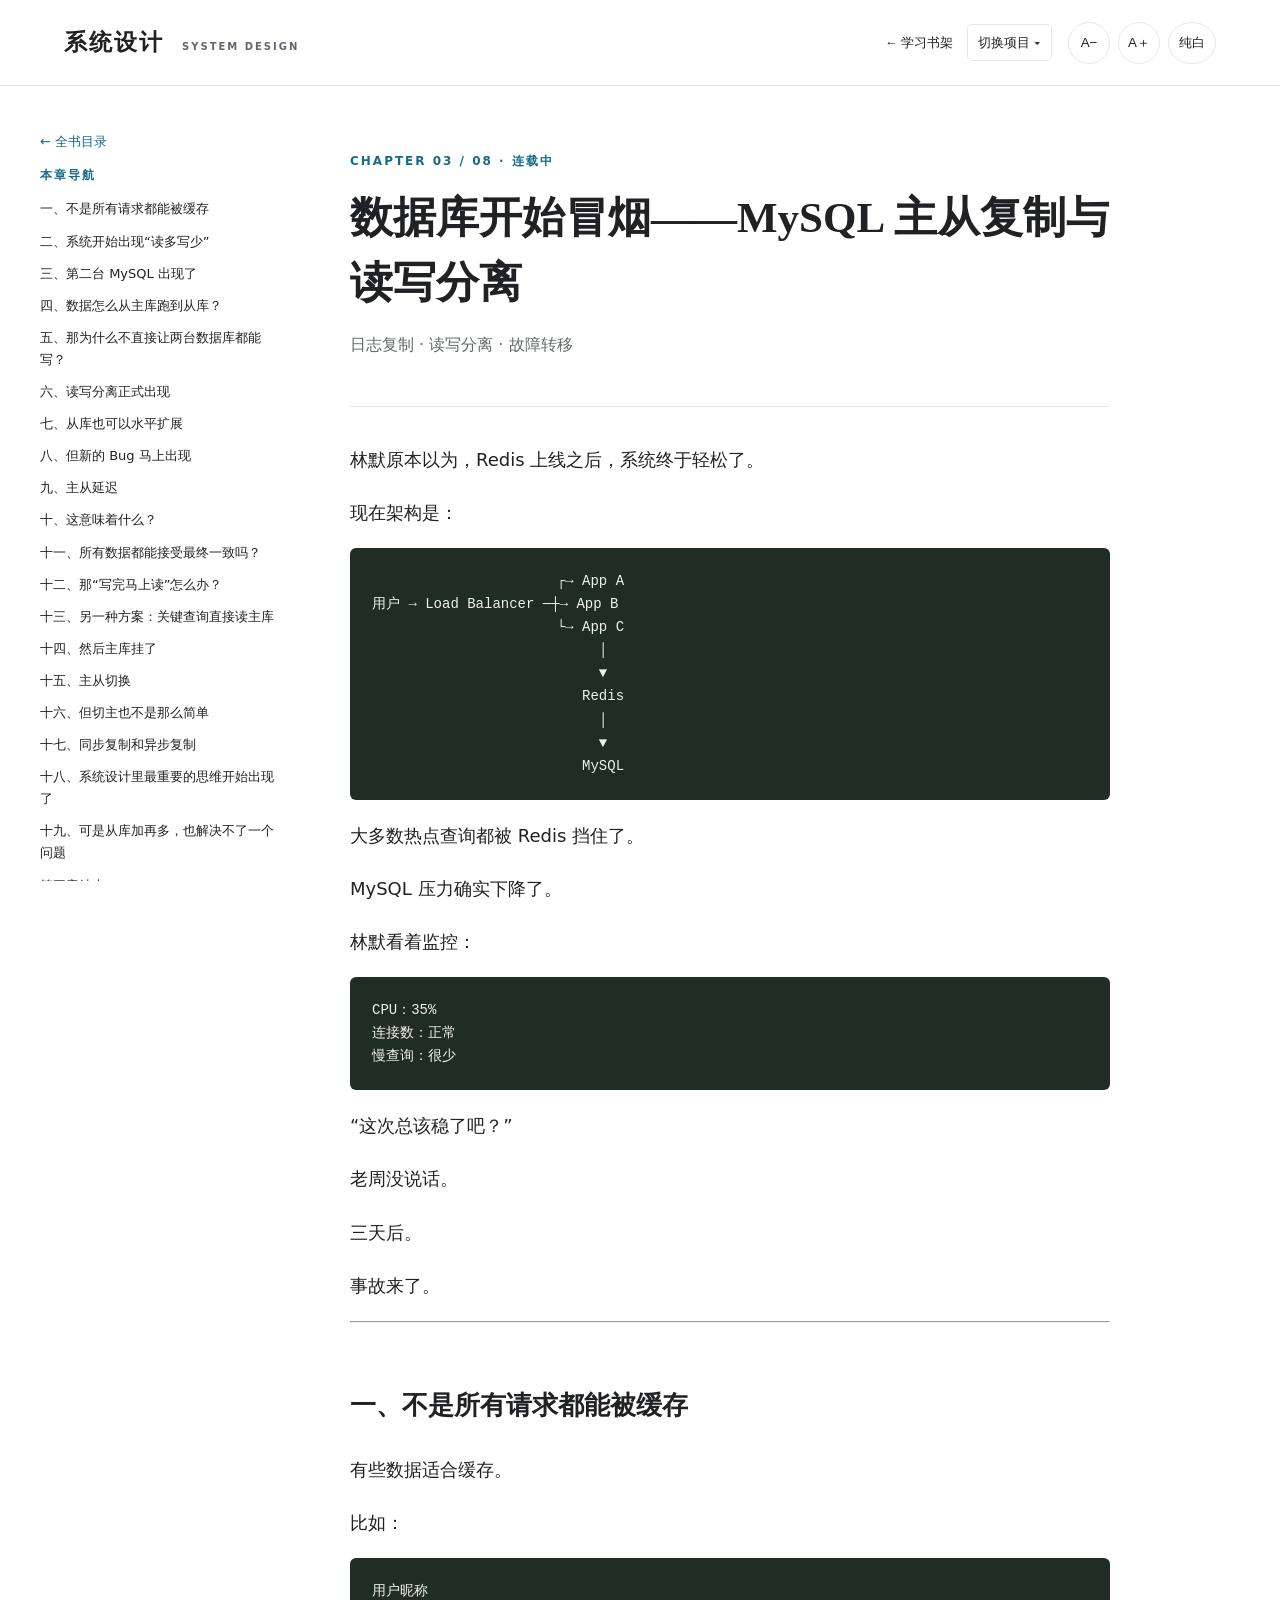
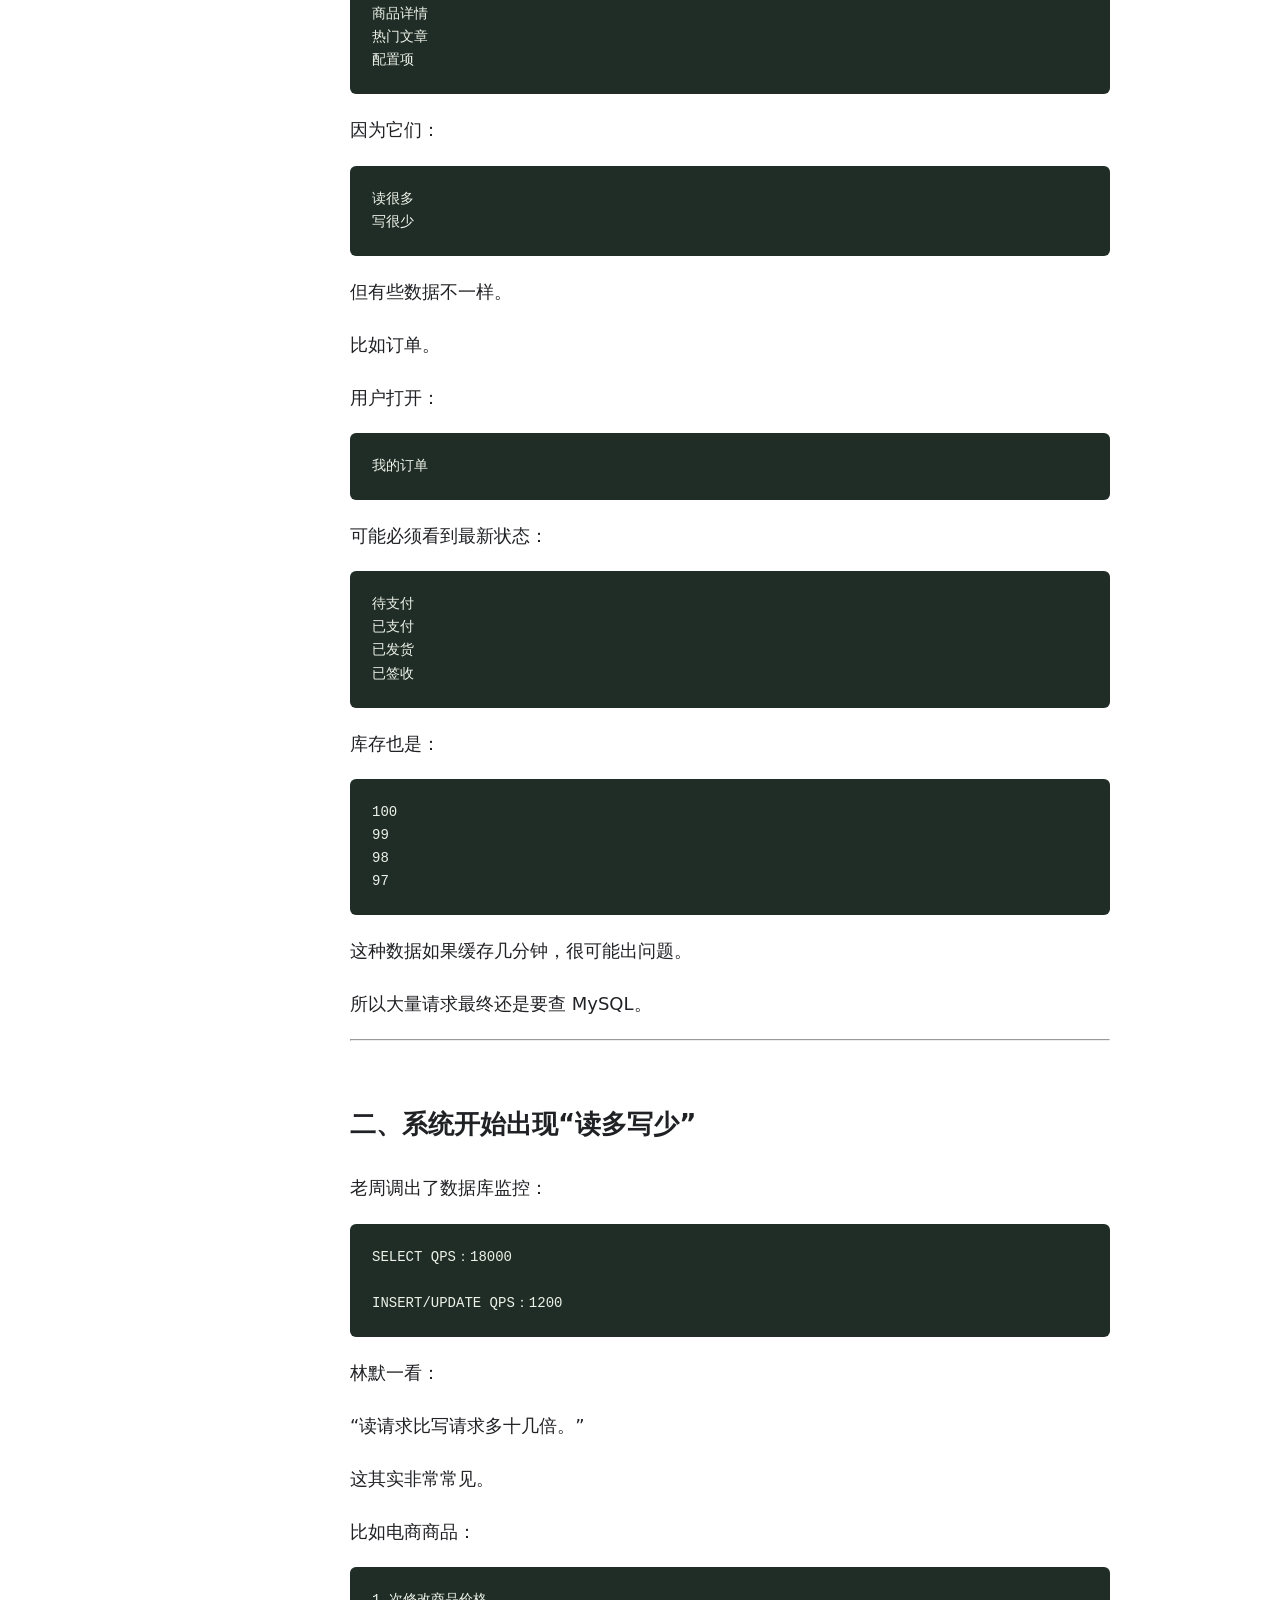
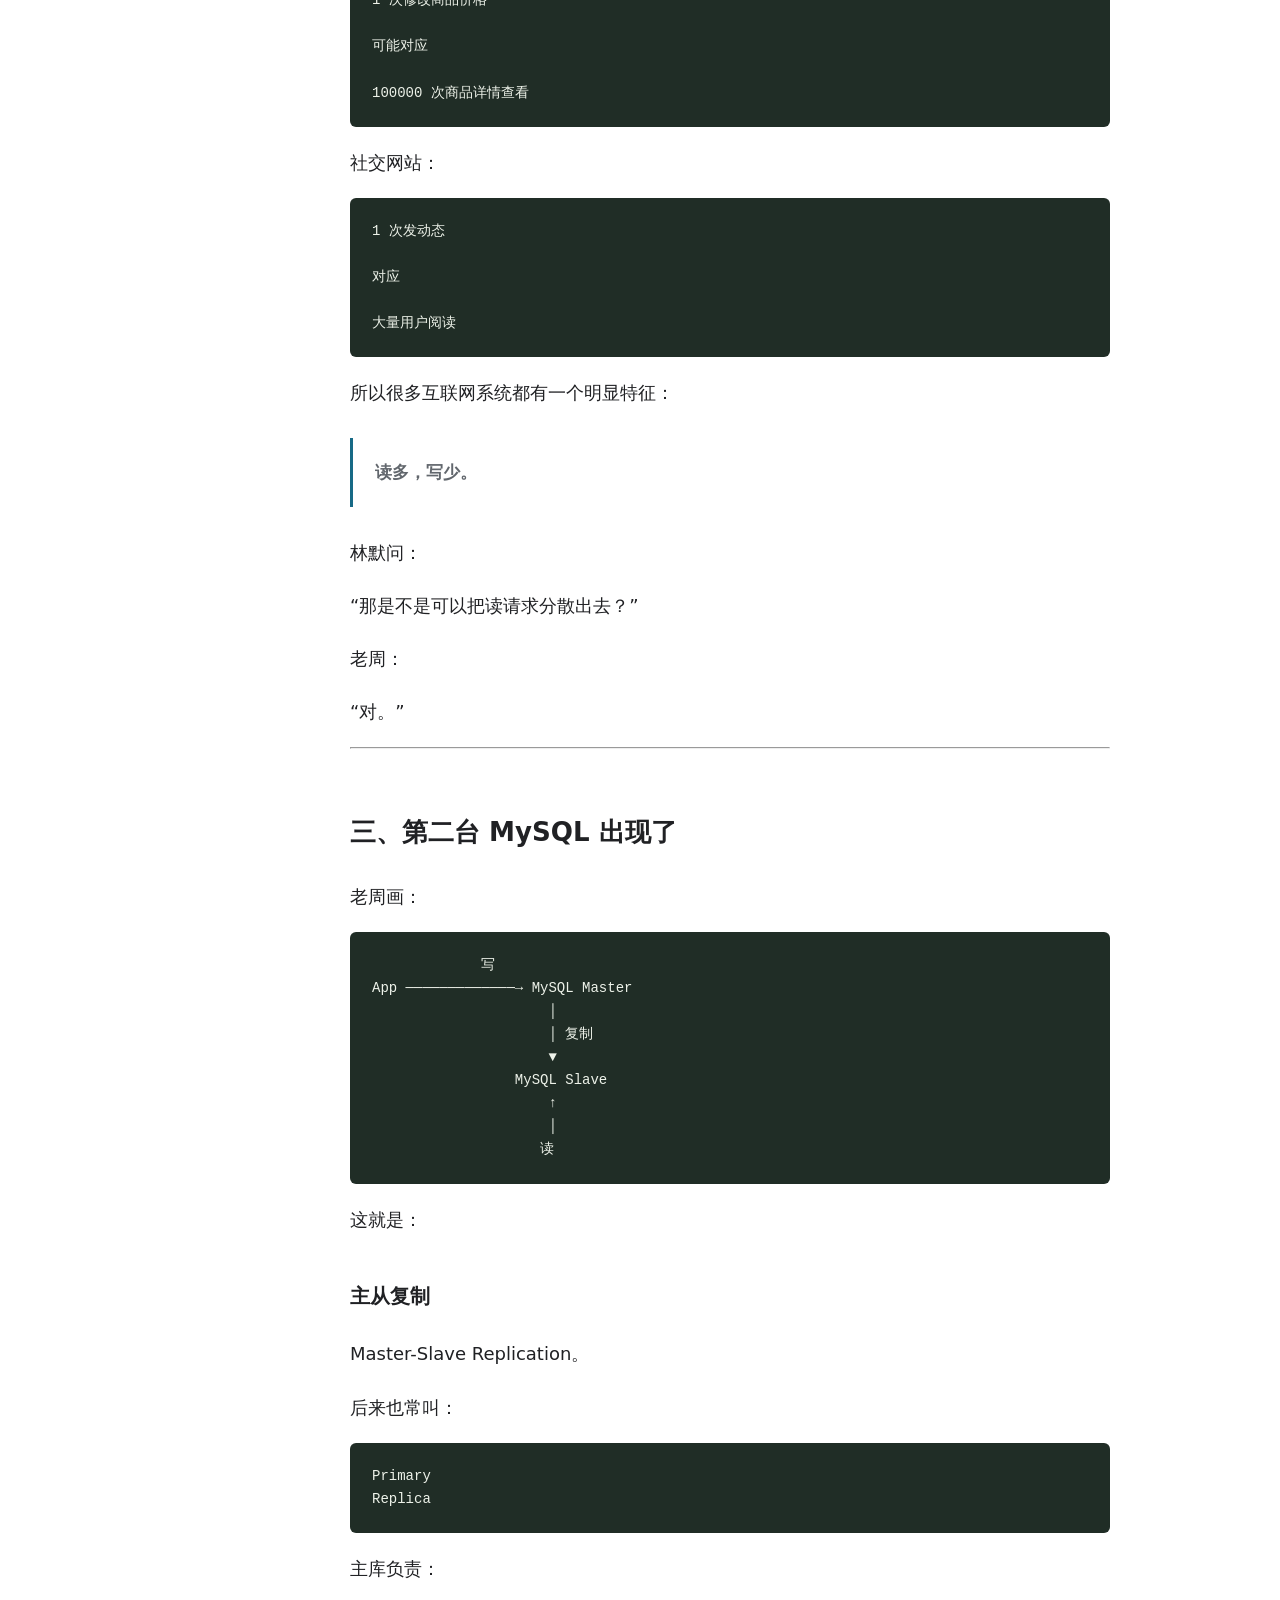
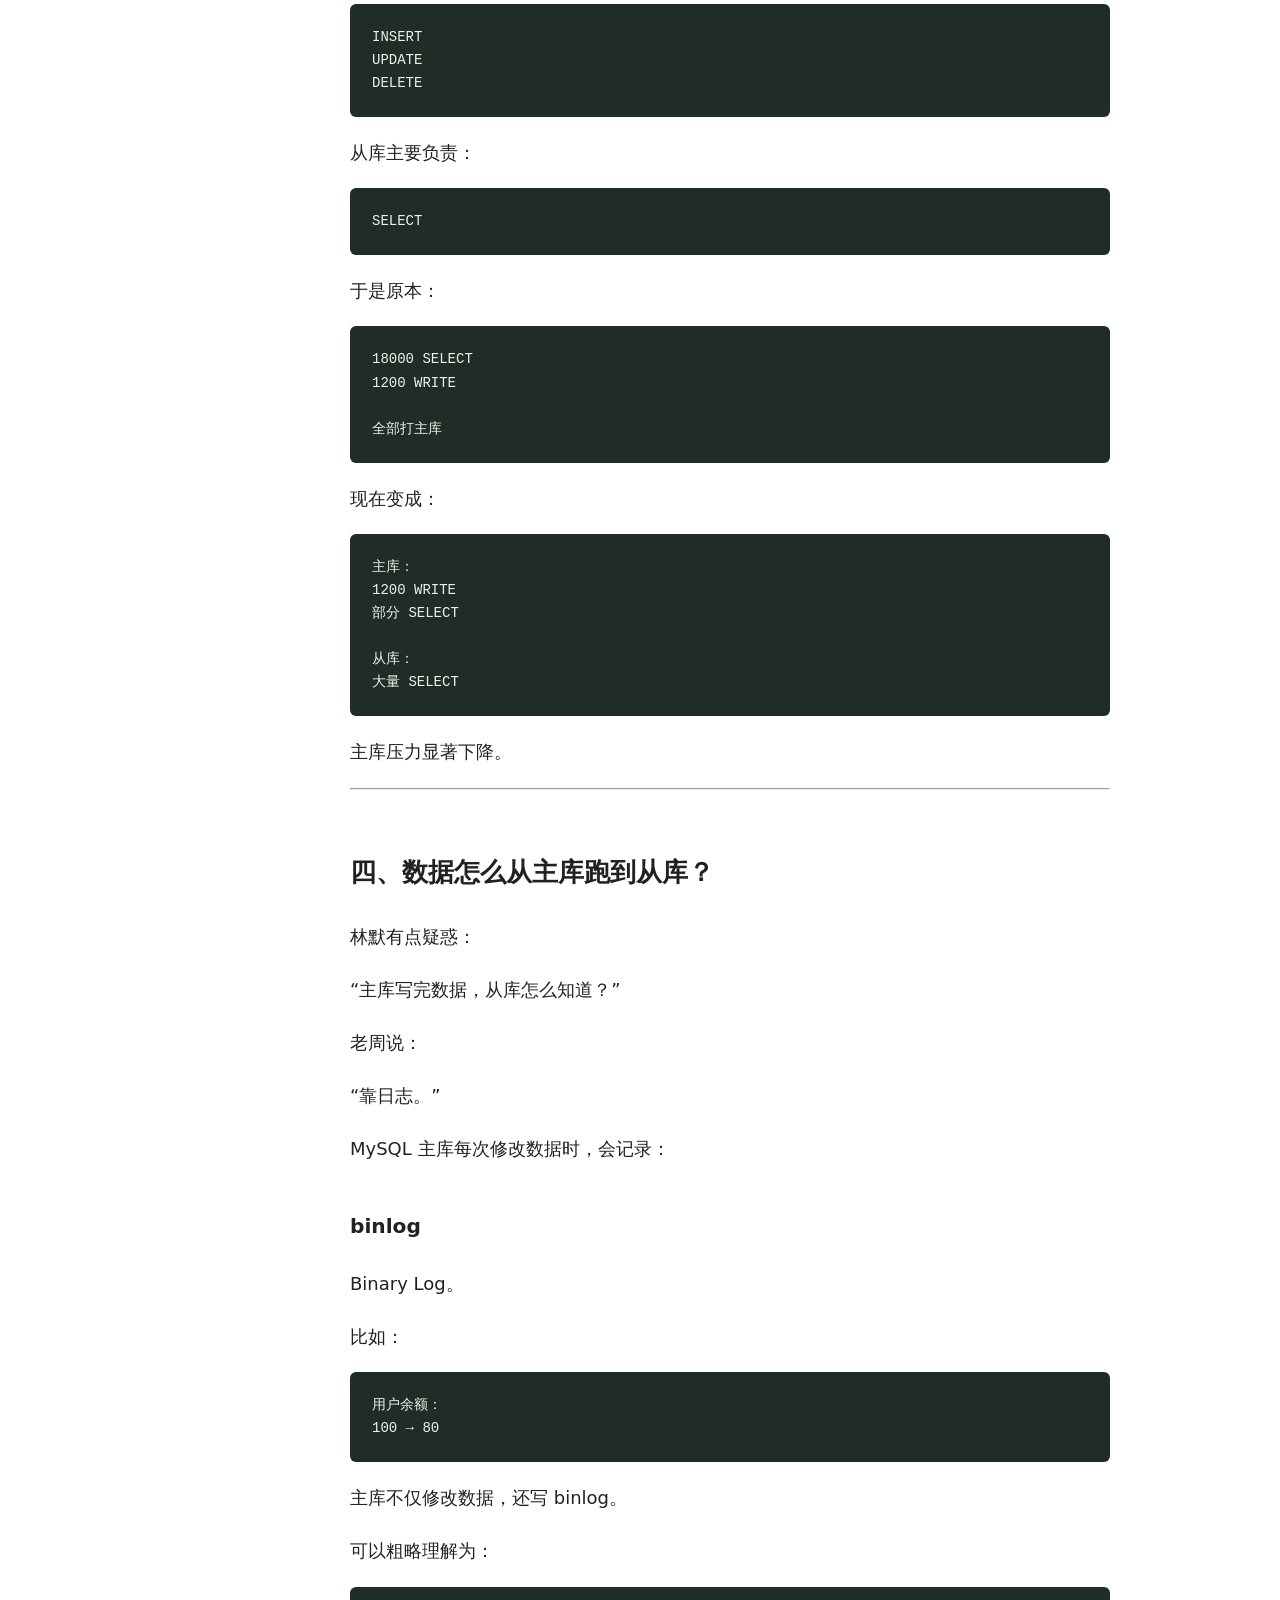
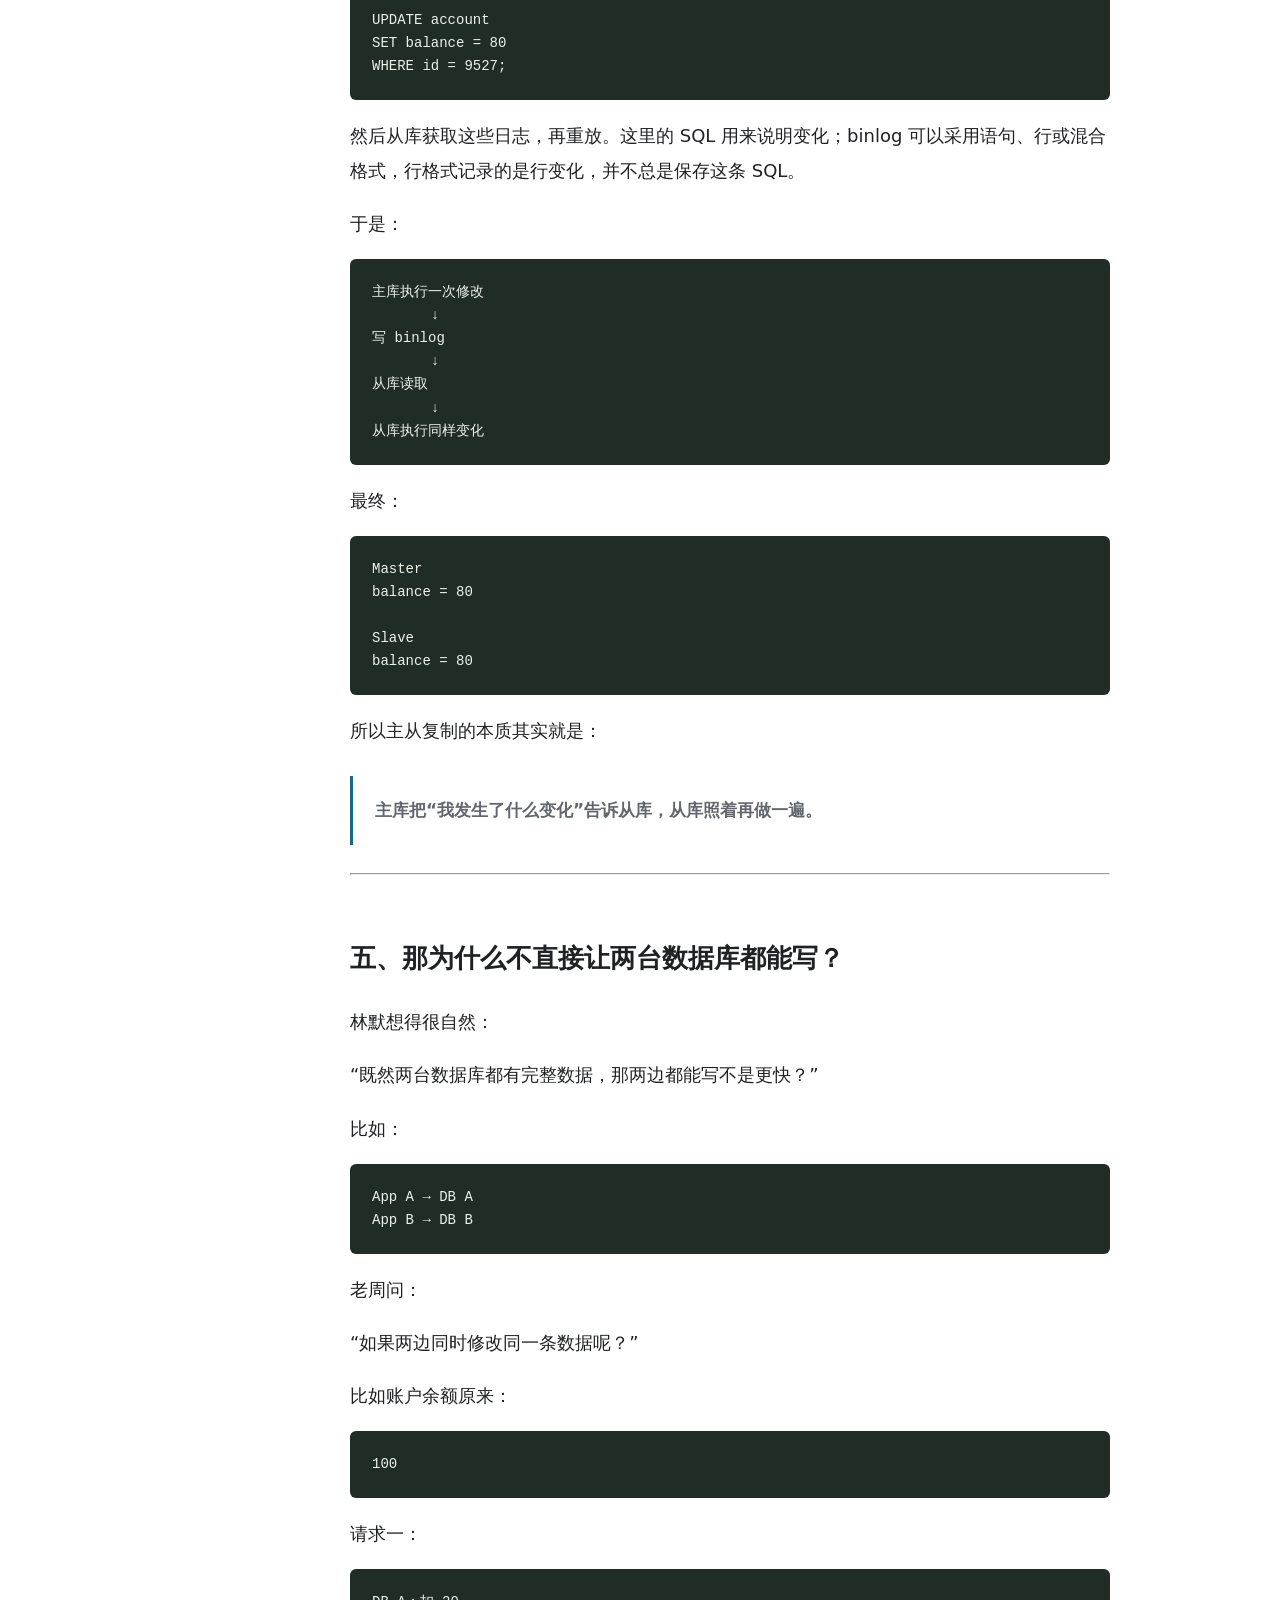
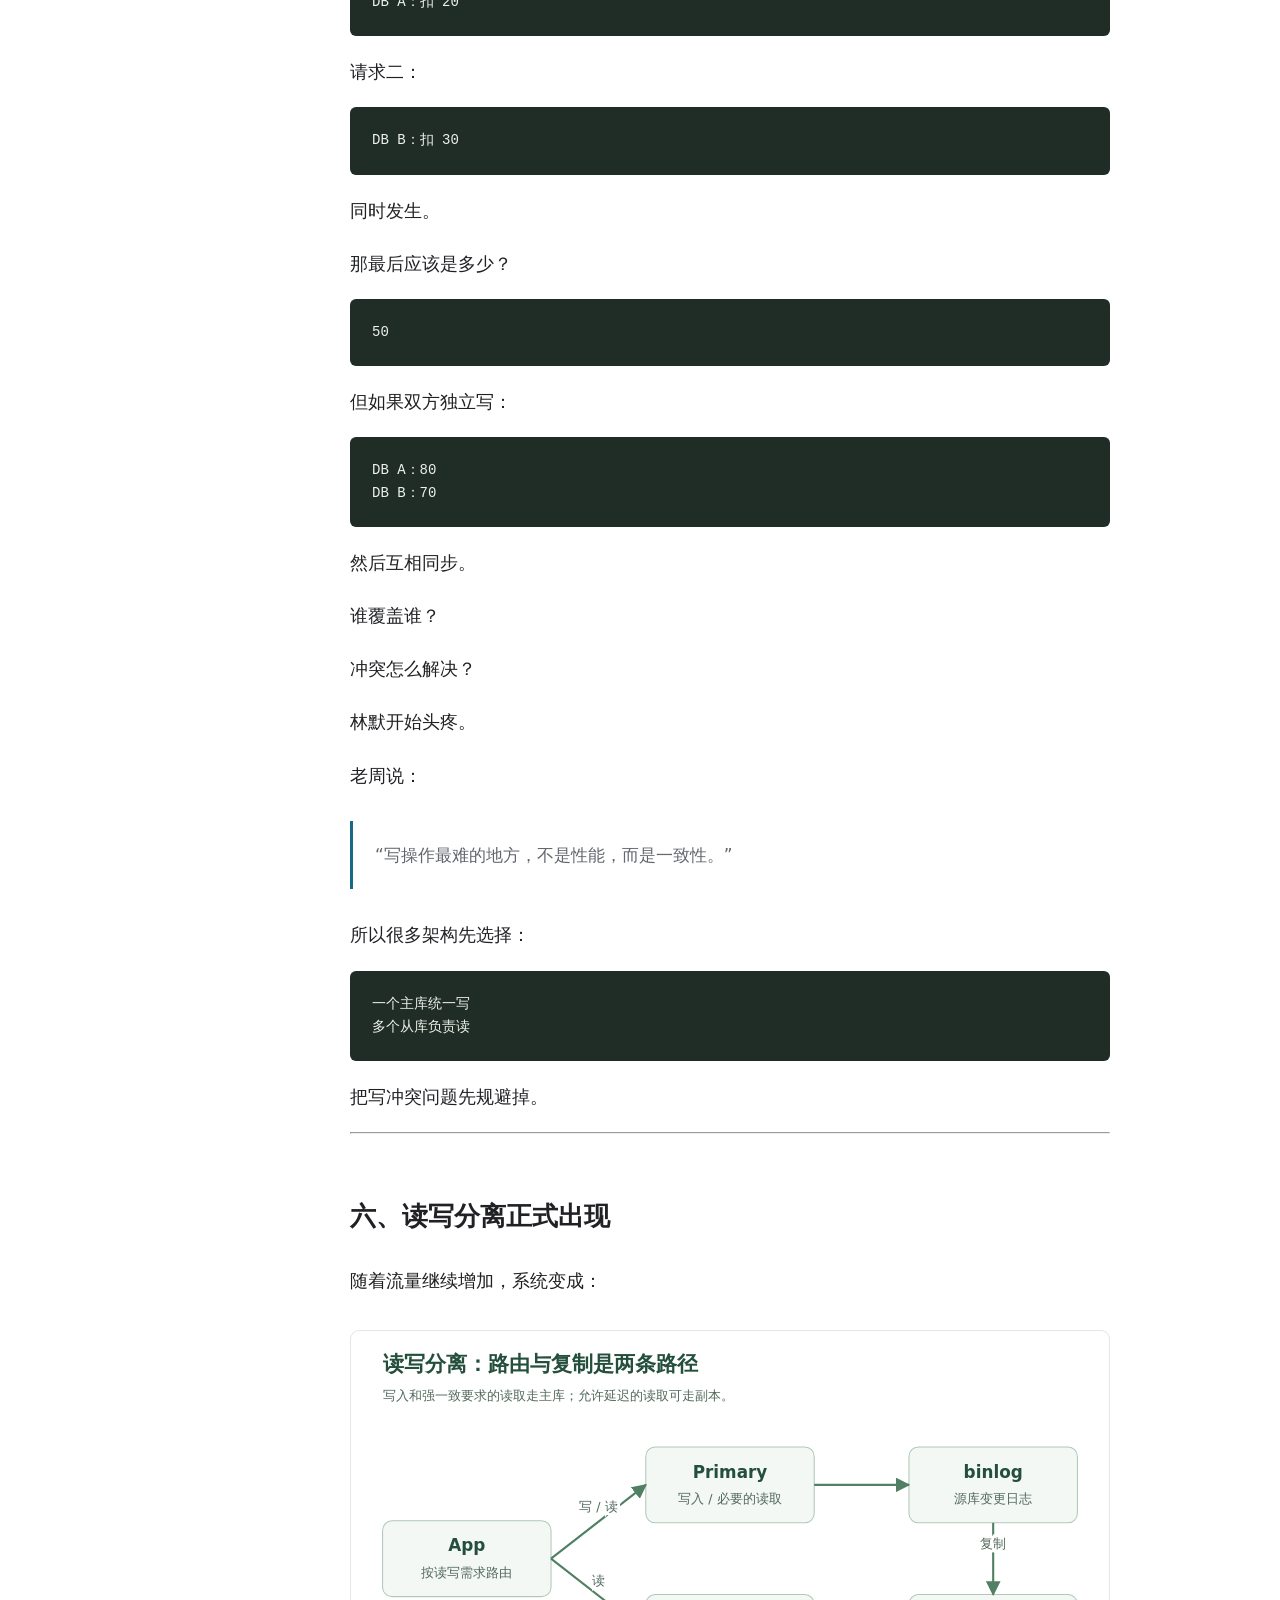
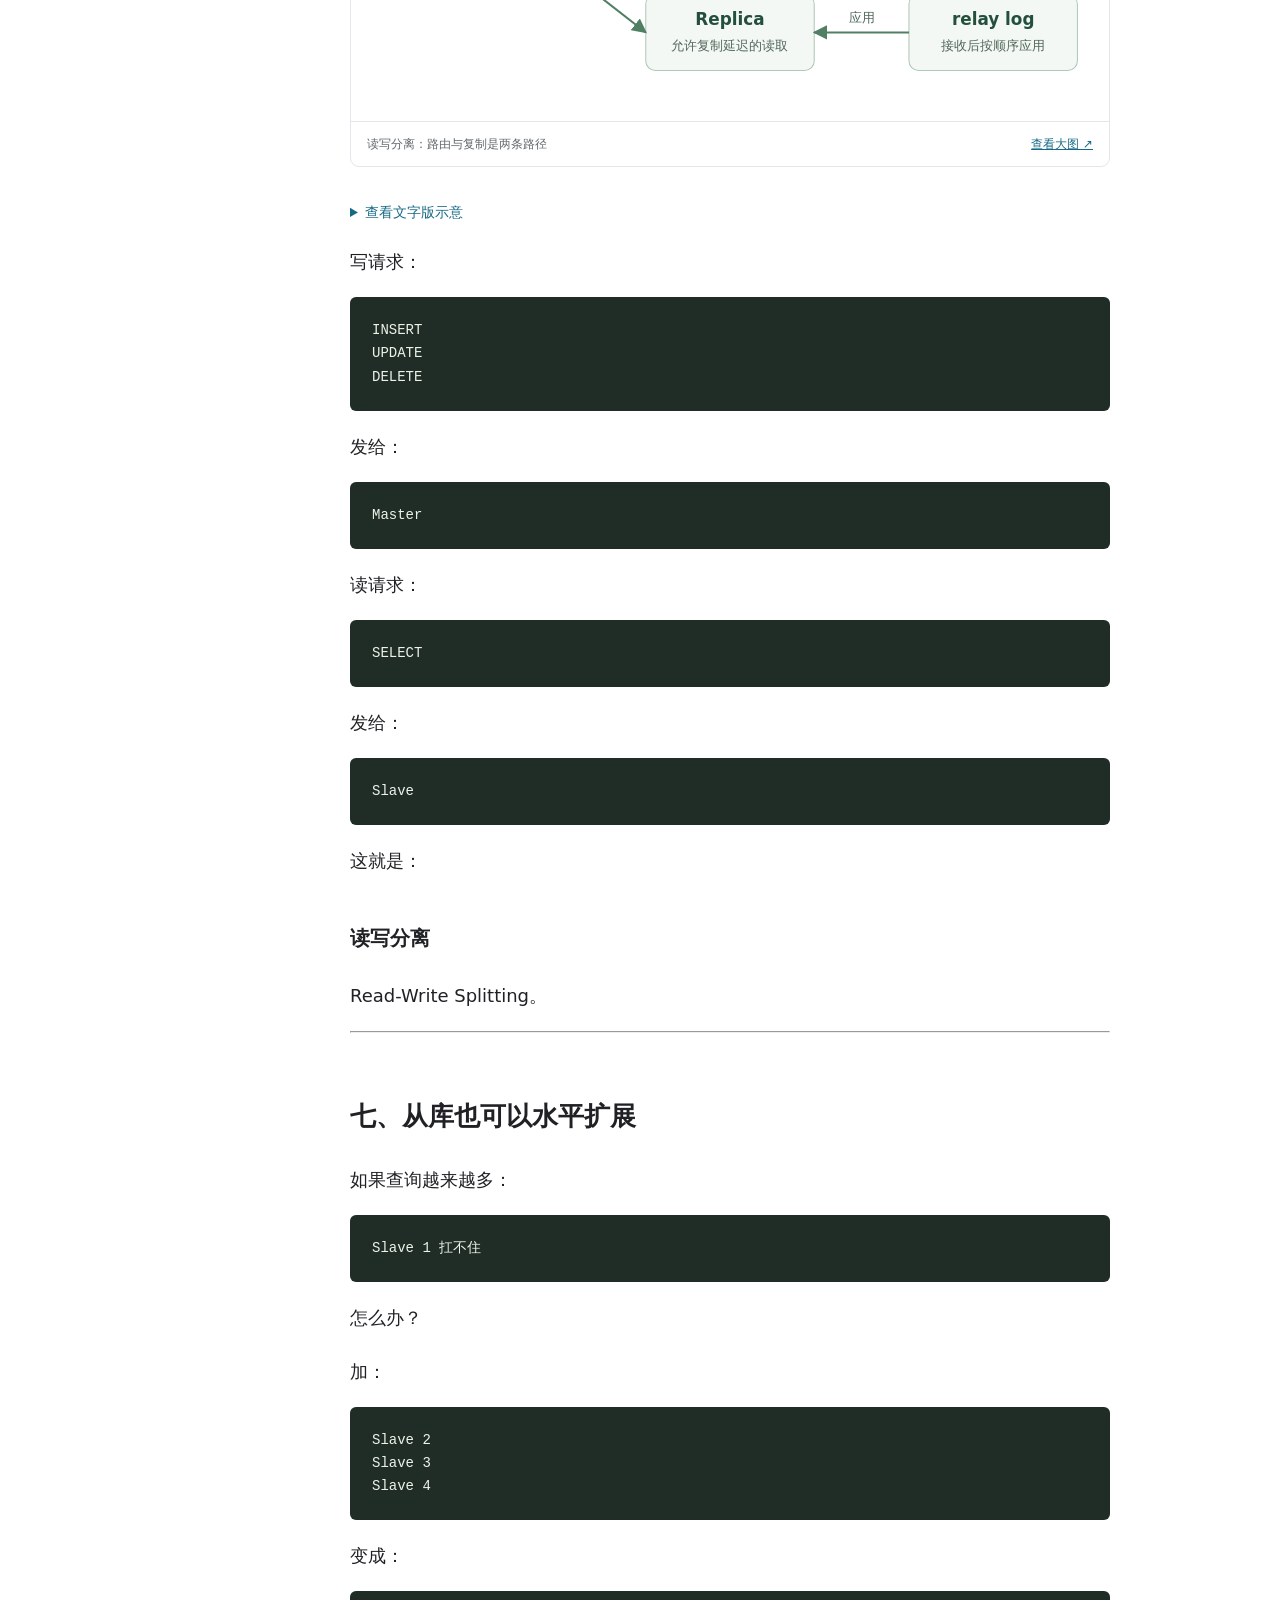
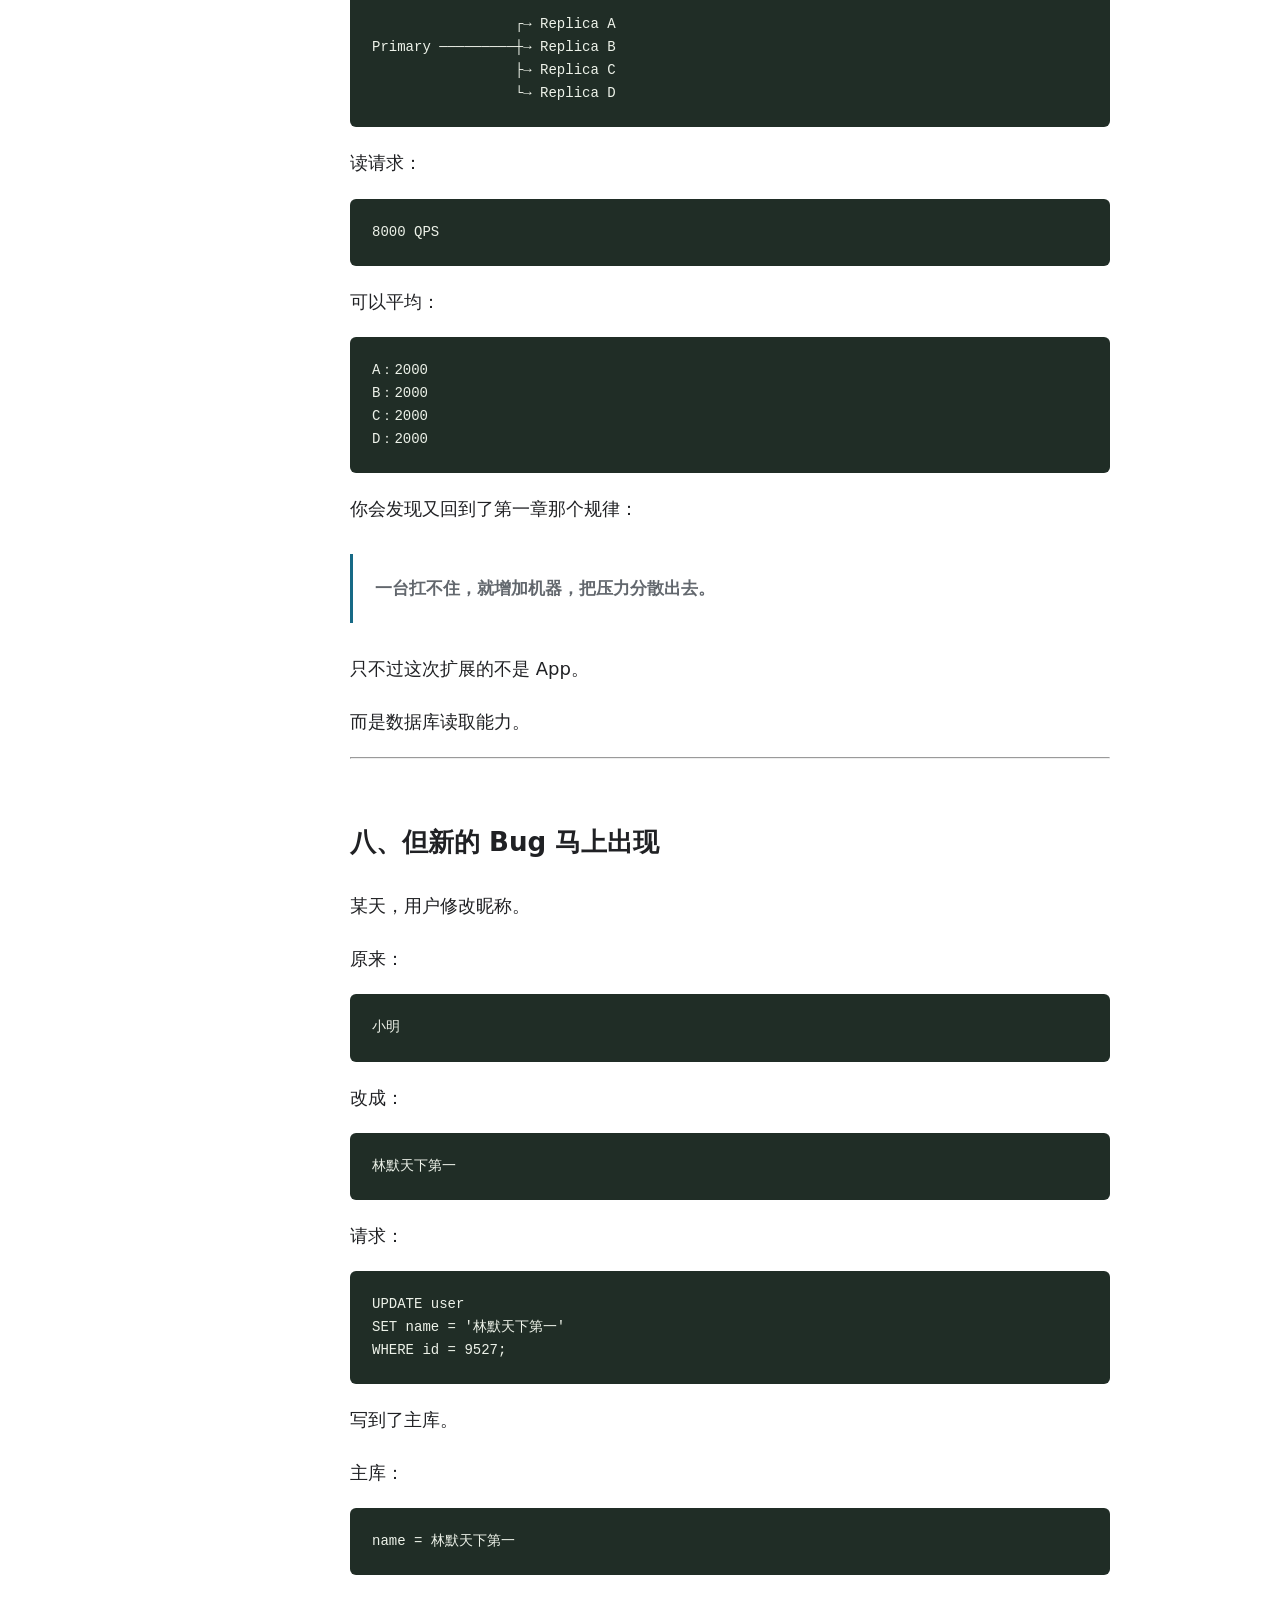
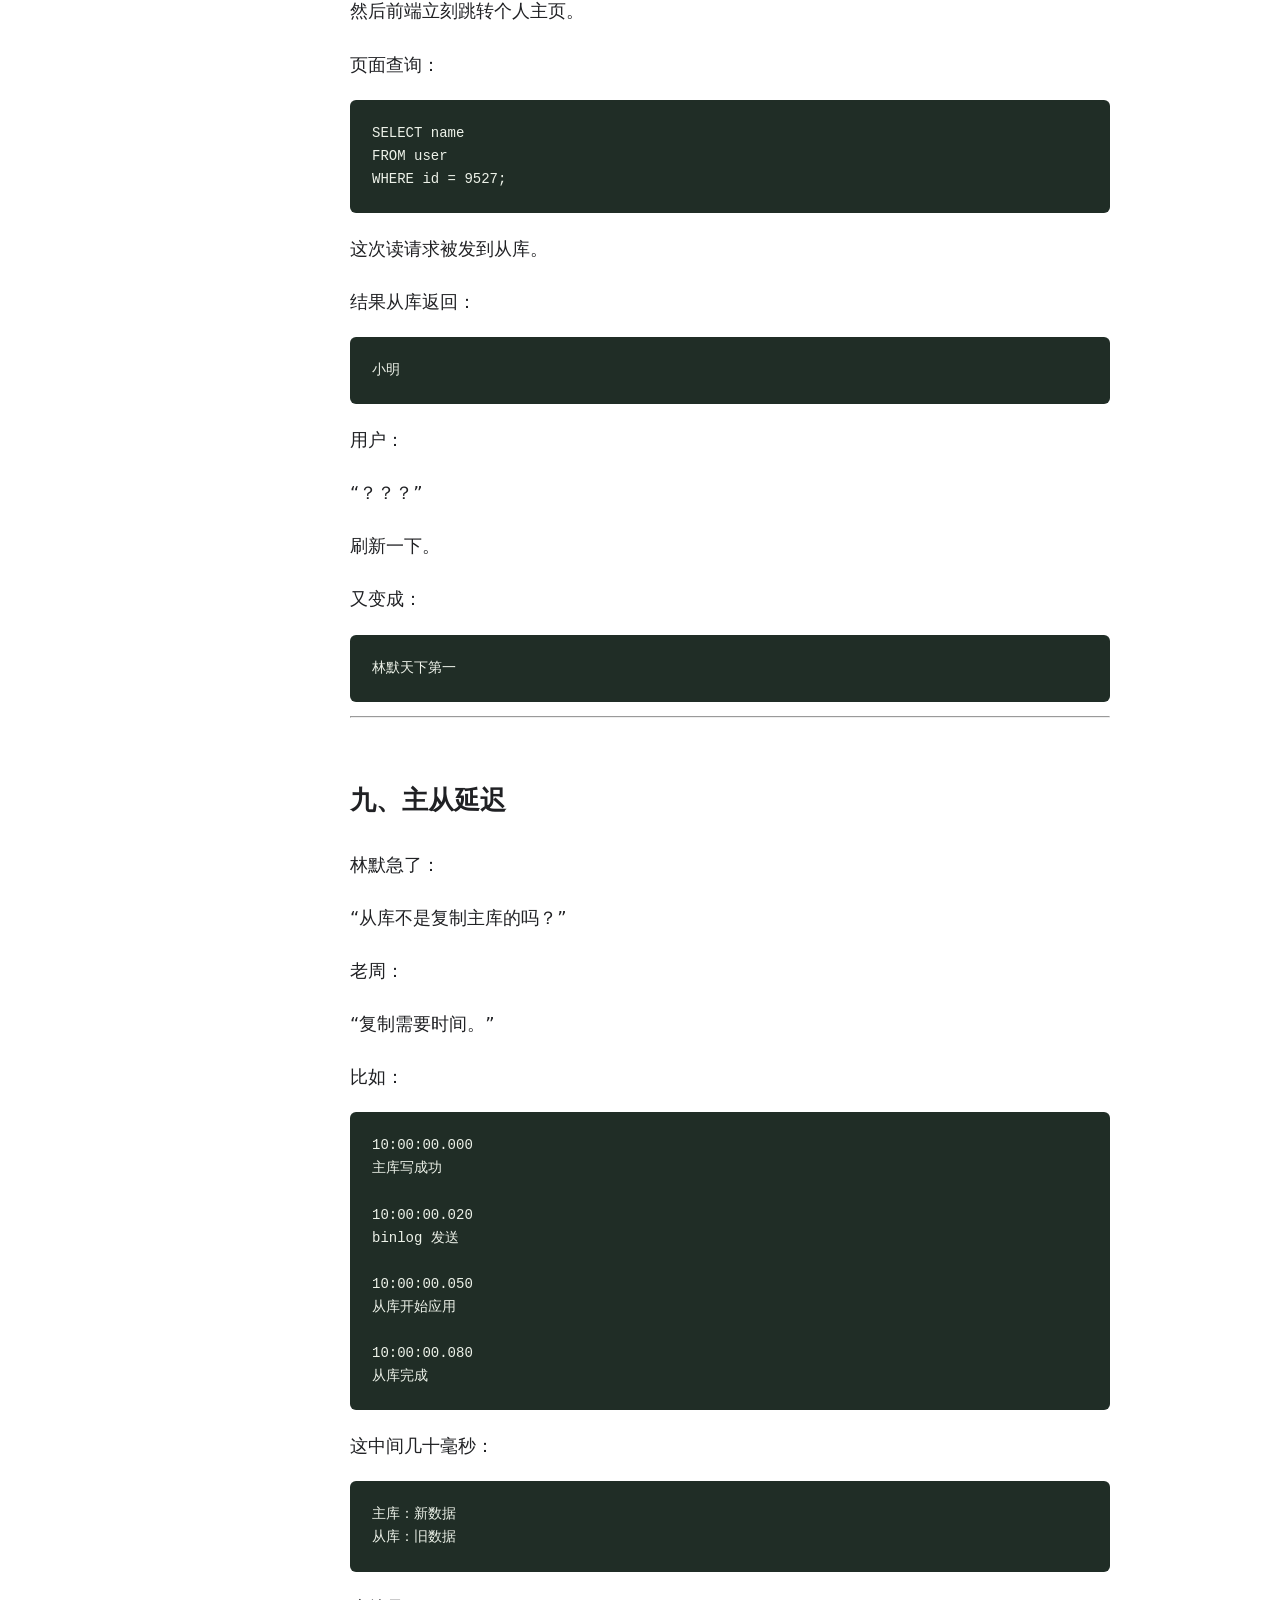
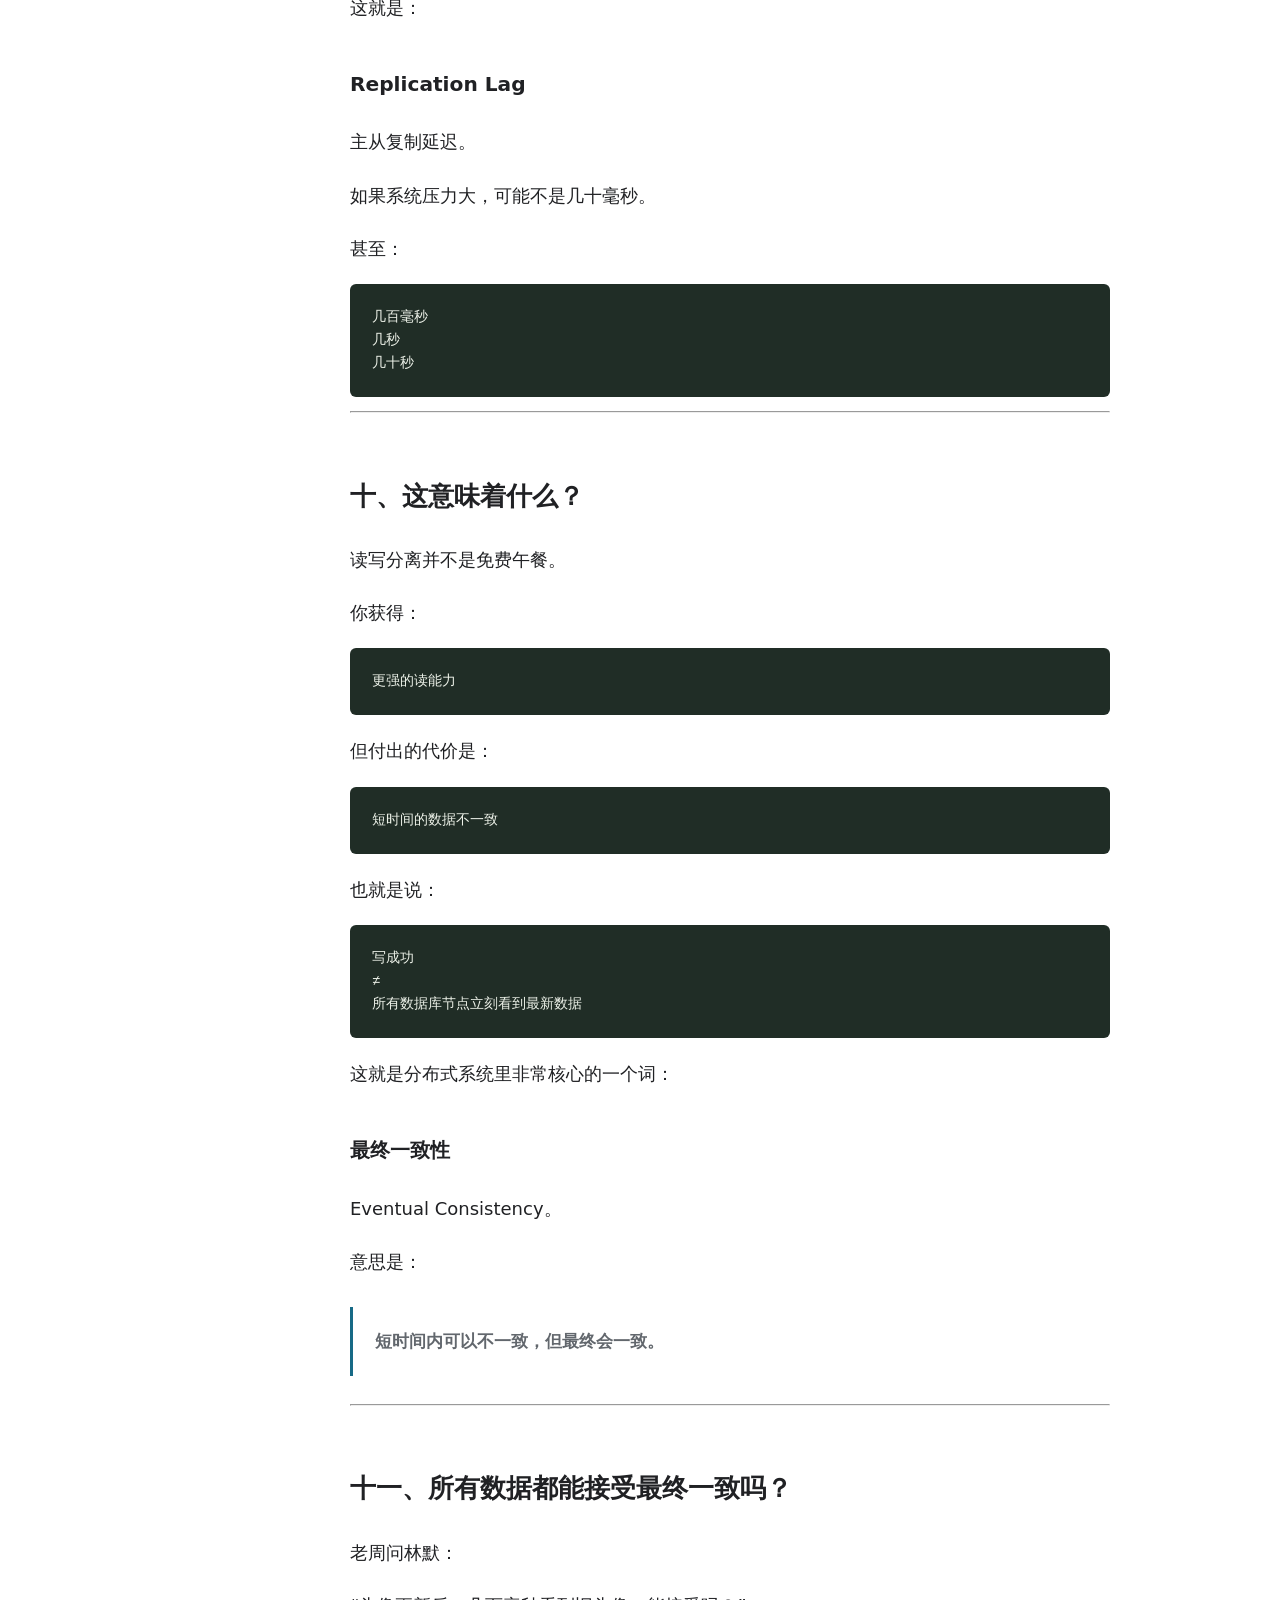
<file: docs/chapter-03.html>
<!doctype html>
<html lang="zh-CN"><head><meta charset="utf-8"><meta name="viewport" content="width=device-width, initial-scale=1"><meta name="color-scheme" content="light dark"><meta name="description" content="系统设计：从一台服务器开始。跟随林默与老周，在八章故事中理解缓存、数据库、消息队列与分布式共识。连载中，第九章待续。"><title>数据库开始冒烟——MySQL 主从复制与读写分离 · 系统设计</title><script>try{document.documentElement.dataset.theme=localStorage.getItem('reader-theme')||'white';document.documentElement.style.setProperty('--reading-size',Math.max(16,Math.min(26,Number(localStorage.getItem('reader-size'))||18))+'px')}catch(e){}</script><link rel="stylesheet" href="style.css"><link rel="stylesheet" href="shelf-nav.css"><link rel="stylesheet" href="reader.css"><script src="app.js" defer></script></head>
<body class="reading"><a class="skip" href="#main">跳到正文</a><header><a class="brand" href="index.html">系统设计<span>SYSTEM DESIGN</span></a><nav class="shelf-nav" aria-label="学习项目导航"><a class="shelf-home" href="/">← 学习书架</a><details class="shelf-switch"><summary>切换项目 ▾</summary><div class="shelf-menu"><a href="/pytorch-apprentice/">PyTorch：炼金术士的学徒</a><a href="/ai-era-reader/">AI 纪元</a><a href="/data-empire-reader/">数据帝国</a><a href="/rag-empire-reader/">RAG 帝国</a><a href="/system-design-reader/" aria-current="page">系统设计</a><a href="/online-troubleshooting-reader/">生产环境</a><a href="/coding-agent-reader/">Agent 帝国</a><a href="/interview-proof-reader/">面试官的审判</a><a href="/langchain-empire-reader/">LangChain 帝国</a></div></details></nav><div class="controls"><button id="smaller" aria-label="缩小字号" type="button">A−</button><button id="larger" aria-label="增大字号" type="button">A＋</button><button id="theme" aria-label="切换阅读背景" type="button">纯白</button></div></header>
<div class="reader-layout"><aside><a href="index.html">← 全书目录</a><p class="eyebrow">本章导航</p><div class="toc">
<ul>
<li><a href="#_1">一、不是所有请求都能被缓存</a></li>
<li><a href="#_2">二、系统开始出现“读多写少”</a></li>
<li><a href="#mysql">三、第二台 MySQL 出现了</a></li>
<li><a href="#_4">四、数据怎么从主库跑到从库？</a></li>
<li><a href="#_5">五、那为什么不直接让两台数据库都能写？</a></li>
<li><a href="#_6">六、读写分离正式出现</a></li>
<li><a href="#_8">七、从库也可以水平扩展</a></li>
<li><a href="#bug">八、但新的 Bug 马上出现</a></li>
<li><a href="#_9">九、主从延迟</a></li>
<li><a href="#_10">十、这意味着什么？</a></li>
<li><a href="#_12">十一、所有数据都能接受最终一致吗？</a></li>
<li><a href="#_13">十二、那“写完马上读”怎么办？</a></li>
<li><a href="#_14">十三、另一种方案：关键查询直接读主库</a></li>
<li><a href="#_15">十四、然后主库挂了</a></li>
<li><a href="#_16">十五、主从切换</a></li>
<li><a href="#_17">十六、但切主也不是那么简单</a></li>
<li><a href="#_18">十七、同步复制和异步复制</a></li>
<li><a href="#_21">十八、系统设计里最重要的思维开始出现了</a></li>
<li><a href="#_25">十九、可是从库加再多，也解决不了一个问题</a></li>
<li><a href="#_29">第三章结束</a></li>
</ul>
</div>
</aside><main id="main"><div class="chapter-heading"><p class="eyebrow">CHAPTER 03 / 08 · 连载中</p><h1>数据库开始冒烟——MySQL 主从复制与读写分离</h1><p>日志复制 · 读写分离 · 故障转移</p></div><details class="mobile-toc"><summary>展开本章目录</summary><div class="toc">
<ul>
<li><a href="#_1">一、不是所有请求都能被缓存</a></li>
<li><a href="#_2">二、系统开始出现“读多写少”</a></li>
<li><a href="#mysql">三、第二台 MySQL 出现了</a></li>
<li><a href="#_4">四、数据怎么从主库跑到从库？</a></li>
<li><a href="#_5">五、那为什么不直接让两台数据库都能写？</a></li>
<li><a href="#_6">六、读写分离正式出现</a></li>
<li><a href="#_8">七、从库也可以水平扩展</a></li>
<li><a href="#bug">八、但新的 Bug 马上出现</a></li>
<li><a href="#_9">九、主从延迟</a></li>
<li><a href="#_10">十、这意味着什么？</a></li>
<li><a href="#_12">十一、所有数据都能接受最终一致吗？</a></li>
<li><a href="#_13">十二、那“写完马上读”怎么办？</a></li>
<li><a href="#_14">十三、另一种方案：关键查询直接读主库</a></li>
<li><a href="#_15">十四、然后主库挂了</a></li>
<li><a href="#_16">十五、主从切换</a></li>
<li><a href="#_17">十六、但切主也不是那么简单</a></li>
<li><a href="#_18">十七、同步复制和异步复制</a></li>
<li><a href="#_21">十八、系统设计里最重要的思维开始出现了</a></li>
<li><a href="#_25">十九、可是从库加再多，也解决不了一个问题</a></li>
<li><a href="#_29">第三章结束</a></li>
</ul>
</div>
</details><article><p>林默原本以为，Redis 上线之后，系统终于轻松了。</p>
<p>现在架构是：</p>
<pre><code class="language-text">                      ┌→ App A
用户 → Load Balancer ─┼→ App B
                      └→ App C
                           │
                           ▼
                         Redis
                           │
                           ▼
                         MySQL
</code></pre>
<p>大多数热点查询都被 Redis 挡住了。</p>
<p>MySQL 压力确实下降了。</p>
<p>林默看着监控：</p>
<pre><code class="language-text">CPU：35%
连接数：正常
慢查询：很少
</code></pre>
<p>“这次总该稳了吧？”</p>
<p>老周没说话。</p>
<p>三天后。</p>
<p>事故来了。</p>
<hr />
<h2 id="_1">一、不是所有请求都能被缓存</h2>
<p>有些数据适合缓存。</p>
<p>比如：</p>
<pre><code class="language-text">用户昵称
商品详情
热门文章
配置项
</code></pre>
<p>因为它们：</p>
<pre><code class="language-text">读很多
写很少
</code></pre>
<p>但有些数据不一样。</p>
<p>比如订单。</p>
<p>用户打开：</p>
<pre><code class="language-text">我的订单
</code></pre>
<p>可能必须看到最新状态：</p>
<pre><code class="language-text">待支付
已支付
已发货
已签收
</code></pre>
<p>库存也是：</p>
<pre><code class="language-text">100
99
98
97
</code></pre>
<p>这种数据如果缓存几分钟，很可能出问题。</p>
<p>所以大量请求最终还是要查 MySQL。</p>
<hr />
<h2 id="_2">二、系统开始出现“读多写少”</h2>
<p>老周调出了数据库监控：</p>
<pre><code class="language-text">SELECT QPS：18000

INSERT/UPDATE QPS：1200
</code></pre>
<p>林默一看：</p>
<p>“读请求比写请求多十几倍。”</p>
<p>这其实非常常见。</p>
<p>比如电商商品：</p>
<pre><code class="language-text">1 次修改商品价格

可能对应

100000 次商品详情查看
</code></pre>
<p>社交网站：</p>
<pre><code class="language-text">1 次发动态

对应

大量用户阅读
</code></pre>
<p>所以很多互联网系统都有一个明显特征：</p>
<blockquote>
<p><strong>读多，写少。</strong></p>
</blockquote>
<p>林默问：</p>
<p>“那是不是可以把读请求分散出去？”</p>
<p>老周：</p>
<p>“对。”</p>
<hr />
<h2 id="mysql">三、第二台 MySQL 出现了</h2>
<p>老周画：</p>
<pre><code class="language-text">             写
App ─────────────→ MySQL Master
                     │
                     │ 复制
                     ▼
                 MySQL Slave
                     ↑
                     │
                    读
</code></pre>
<p>这就是：</p>
<h3 id="_3">主从复制</h3>
<p>Master-Slave Replication。</p>
<p>后来也常叫：</p>
<pre><code class="language-text">Primary
Replica
</code></pre>
<p>主库负责：</p>
<pre><code class="language-text">INSERT
UPDATE
DELETE
</code></pre>
<p>从库主要负责：</p>
<pre><code class="language-text">SELECT
</code></pre>
<p>于是原本：</p>
<pre><code class="language-text">18000 SELECT
1200 WRITE

全部打主库
</code></pre>
<p>现在变成：</p>
<pre><code class="language-text">主库：
1200 WRITE
部分 SELECT

从库：
大量 SELECT
</code></pre>
<p>主库压力显著下降。</p>
<hr />
<h2 id="_4">四、数据怎么从主库跑到从库？</h2>
<p>林默有点疑惑：</p>
<p>“主库写完数据，从库怎么知道？”</p>
<p>老周说：</p>
<p>“靠日志。”</p>
<p>MySQL 主库每次修改数据时，会记录：</p>
<h3 id="binlog">binlog</h3>
<p>Binary Log。</p>
<p>比如：</p>
<pre><code class="language-text">用户余额：
100 → 80
</code></pre>
<p>主库不仅修改数据，还写 binlog。</p>
<p>可以粗略理解为：</p>
<pre><code class="language-text">UPDATE account
SET balance = 80
WHERE id = 9527;
</code></pre>
<p>然后从库获取这些日志，再重放。这里的 SQL 用来说明变化；binlog 可以采用语句、行或混合格式，行格式记录的是行变化，并不总是保存这条 SQL。</p>
<p>于是：</p>
<pre><code class="language-text">主库执行一次修改
       ↓
写 binlog
       ↓
从库读取
       ↓
从库执行同样变化
</code></pre>
<p>最终：</p>
<pre><code class="language-text">Master
balance = 80

Slave
balance = 80
</code></pre>
<p>所以主从复制的本质其实就是：</p>
<blockquote>
<p><strong>主库把“我发生了什么变化”告诉从库，从库照着再做一遍。</strong></p>
</blockquote>
<hr />
<h2 id="_5">五、那为什么不直接让两台数据库都能写？</h2>
<p>林默想得很自然：</p>
<p>“既然两台数据库都有完整数据，那两边都能写不是更快？”</p>
<p>比如：</p>
<pre><code class="language-text">App A → DB A
App B → DB B
</code></pre>
<p>老周问：</p>
<p>“如果两边同时修改同一条数据呢？”</p>
<p>比如账户余额原来：</p>
<pre><code class="language-text">100
</code></pre>
<p>请求一：</p>
<pre><code class="language-text">DB A：扣 20
</code></pre>
<p>请求二：</p>
<pre><code class="language-text">DB B：扣 30
</code></pre>
<p>同时发生。</p>
<p>那最后应该是多少？</p>
<pre><code class="language-text">50
</code></pre>
<p>但如果双方独立写：</p>
<pre><code class="language-text">DB A：80
DB B：70
</code></pre>
<p>然后互相同步。</p>
<p>谁覆盖谁？</p>
<p>冲突怎么解决？</p>
<p>林默开始头疼。</p>
<p>老周说：</p>
<blockquote>
<p>“写操作最难的地方，不是性能，而是一致性。”</p>
</blockquote>
<p>所以很多架构先选择：</p>
<pre><code class="language-text">一个主库统一写
多个从库负责读
</code></pre>
<p>把写冲突问题先规避掉。</p>
<hr />
<h2 id="_6">六、读写分离正式出现</h2>
<p>随着流量继续增加，系统变成：</p>
<figure class="architecture"><div class="diagram-frame" tabindex="0" role="region" aria-label="读写分离：路由与复制是两条路径，可横向滚动"><img alt="读写分离：路由与复制是两条路径" src="diagrams/read-write-routing.svg" /></div><figcaption>读写分离：路由与复制是两条路径<a href="diagrams/read-write-routing.svg" target="_blank" rel="noopener">查看大图 ↗</a></figcaption></figure>
<details class="original-diagram">
<summary>查看文字版示意</summary>
<pre><code class="language-text">App → DB Router ── 写 / 必要的读 ─→ Primary
                └─ 允许延迟的读 ─→ Replica
Primary ── binlog 复制 / relay log 应用 ─→ Replica
</code></pre>
</details>
<p>写请求：</p>
<pre><code class="language-text">INSERT
UPDATE
DELETE
</code></pre>
<p>发给：</p>
<pre><code class="language-text">Master
</code></pre>
<p>读请求：</p>
<pre><code class="language-text">SELECT
</code></pre>
<p>发给：</p>
<pre><code class="language-text">Slave
</code></pre>
<p>这就是：</p>
<h3 id="_7">读写分离</h3>
<p>Read-Write Splitting。</p>
<hr />
<h2 id="_8">七、从库也可以水平扩展</h2>
<p>如果查询越来越多：</p>
<pre><code class="language-text">Slave 1 扛不住
</code></pre>
<p>怎么办？</p>
<p>加：</p>
<pre><code class="language-text">Slave 2
Slave 3
Slave 4
</code></pre>
<p>变成：</p>
<pre><code class="language-text">                 ┌→ Replica A
Primary ─────────┼→ Replica B
                 ├→ Replica C
                 └→ Replica D
</code></pre>
<p>读请求：</p>
<pre><code class="language-text">8000 QPS
</code></pre>
<p>可以平均：</p>
<pre><code class="language-text">A：2000
B：2000
C：2000
D：2000
</code></pre>
<p>你会发现又回到了第一章那个规律：</p>
<blockquote>
<p><strong>一台扛不住，就增加机器，把压力分散出去。</strong></p>
</blockquote>
<p>只不过这次扩展的不是 App。</p>
<p>而是数据库读取能力。</p>
<hr />
<h2 id="bug">八、但新的 Bug 马上出现</h2>
<p>某天，用户修改昵称。</p>
<p>原来：</p>
<pre><code class="language-text">小明
</code></pre>
<p>改成：</p>
<pre><code class="language-text">林默天下第一
</code></pre>
<p>请求：</p>
<pre><code class="language-text">UPDATE user
SET name = '林默天下第一'
WHERE id = 9527;
</code></pre>
<p>写到了主库。</p>
<p>主库：</p>
<pre><code class="language-text">name = 林默天下第一
</code></pre>
<p>然后前端立刻跳转个人主页。</p>
<p>页面查询：</p>
<pre><code class="language-text">SELECT name
FROM user
WHERE id = 9527;
</code></pre>
<p>这次读请求被发到从库。</p>
<p>结果从库返回：</p>
<pre><code class="language-text">小明
</code></pre>
<p>用户：</p>
<p>“？？？”</p>
<p>刷新一下。</p>
<p>又变成：</p>
<pre><code class="language-text">林默天下第一
</code></pre>
<hr />
<h2 id="_9">九、主从延迟</h2>
<p>林默急了：</p>
<p>“从库不是复制主库的吗？”</p>
<p>老周：</p>
<p>“复制需要时间。”</p>
<p>比如：</p>
<pre><code class="language-text">10:00:00.000
主库写成功

10:00:00.020
binlog 发送

10:00:00.050
从库开始应用

10:00:00.080
从库完成
</code></pre>
<p>这中间几十毫秒：</p>
<pre><code class="language-text">主库：新数据
从库：旧数据
</code></pre>
<p>这就是：</p>
<h3 id="replication-lag">Replication Lag</h3>
<p>主从复制延迟。</p>
<p>如果系统压力大，可能不是几十毫秒。</p>
<p>甚至：</p>
<pre><code class="language-text">几百毫秒
几秒
几十秒
</code></pre>
<hr />
<h2 id="_10">十、这意味着什么？</h2>
<p>读写分离并不是免费午餐。</p>
<p>你获得：</p>
<pre><code class="language-text">更强的读能力
</code></pre>
<p>但付出的代价是：</p>
<pre><code class="language-text">短时间的数据不一致
</code></pre>
<p>也就是说：</p>
<pre><code class="language-text">写成功
≠
所有数据库节点立刻看到最新数据
</code></pre>
<p>这就是分布式系统里非常核心的一个词：</p>
<h3 id="_11">最终一致性</h3>
<p>Eventual Consistency。</p>
<p>意思是：</p>
<blockquote>
<p><strong>短时间内可以不一致，但最终会一致。</strong></p>
</blockquote>
<hr />
<h2 id="_12">十一、所有数据都能接受最终一致吗？</h2>
<p>老周问林默：</p>
<p>“头像更新后，几百毫秒看到旧头像，能接受吗？”</p>
<p>“能。”</p>
<p>“点赞数差一点？”</p>
<p>“很多时候也能。”</p>
<p>“银行余额呢？”</p>
<p>林默：</p>
<p>“不能。”</p>
<p>“库存扣减呢？”</p>
<p>“不能随便旧。”</p>
<p>于是林默终于意识到：</p>
<blockquote>
<p><strong>一致性不是越强越好，而是看业务。</strong></p>
</blockquote>
<p>不同数据要求不同。</p>
<p>例如：</p>
<pre><code class="language-text">昵称、头像
→ 可以接受短暂延迟

评论数、点赞数
→ 通常可以最终一致

订单状态
→ 要更谨慎

余额、支付
→ 通常要求强一致或更强保证
</code></pre>
<hr />
<h2 id="_13">十二、那“写完马上读”怎么办？</h2>
<p>这个问题叫：</p>
<h3 id="read-your-writes">Read Your Writes</h3>
<p>读己之写。</p>
<p>用户自己刚刚修改的数据，通常希望自己马上能看到。</p>
<p>常见方案之一：</p>
<pre><code class="language-text">刚写完之后的一段时间
强制读主库
</code></pre>
<p>例如：</p>
<pre><code class="language-text">用户修改昵称
    ↓
写 Primary
    ↓
接下来 1 秒内查询本人信息
    ↓
直接查 Primary
</code></pre>
<p>其他普通查询：</p>
<pre><code class="language-text">查 Replica
</code></pre>
<p>这样既能：</p>
<pre><code class="language-text">保证关键场景一致
</code></pre>
<p>又不会：</p>
<pre><code class="language-text">所有读请求都压主库
</code></pre>
<hr />
<h2 id="_14">十三、另一种方案：关键查询直接读主库</h2>
<p>比如：</p>
<pre><code class="language-text">支付后查询订单状态
</code></pre>
<p>这个场景很关键。</p>
<p>可以直接：</p>
<pre><code class="language-text">写主库
↓
读主库
</code></pre>
<p>而普通历史订单列表：</p>
<pre><code class="language-text">读从库
</code></pre>
<p>这就是系统设计里常见的思想：</p>
<blockquote>
<p><strong>不要追求全局统一策略，而是针对不同业务做取舍。</strong></p>
</blockquote>
<hr />
<h2 id="_15">十四、然后主库挂了</h2>
<p>某天凌晨。</p>
<p>报警响了。</p>
<pre><code class="language-text">Primary DOWN
</code></pre>
<p>林默瞬间坐起来。</p>
<p>从库都还活着。</p>
<p>但问题是：</p>
<pre><code class="language-text">SELECT 还能做
</code></pre>
<p>可是：</p>
<pre><code class="language-text">INSERT
UPDATE
DELETE
</code></pre>
<p>全部失败。</p>
<p>用户：</p>
<pre><code class="language-text">不能下单
不能支付
不能发帖
</code></pre>
<p>整个系统几乎瘫痪。</p>
<p>林默问：</p>
<p>“不是有从库吗？选一个顶上不行？”</p>
<p>老周：</p>
<p>“对，这就是下一步。”</p>
<hr />
<h2 id="_16">十五、主从切换</h2>
<p>原本：</p>
<pre><code class="language-text">Primary
   │
   ├→ Replica A
   └→ Replica B
</code></pre>
<p>Primary 挂掉后：</p>
<pre><code class="language-text">Replica A
</code></pre>
<p>被提升为：</p>
<pre><code class="language-text">New Primary
</code></pre>
<p>然后：</p>
<pre><code class="language-text">New Primary
   │
   └→ Replica B
</code></pre>
<p>这叫：</p>
<h3 id="failover">Failover</h3>
<p>故障转移。</p>
<p>系统自动：</p>
<pre><code class="language-text">发现主库挂了
↓
选择一个从库
↓
提升为新主库
↓
应用连接到新主库
</code></pre>
<p>这就是高可用设计的一部分。</p>
<hr />
<h2 id="_17">十六、但切主也不是那么简单</h2>
<p>假设：</p>
<pre><code class="language-text">主库刚写入订单 A
</code></pre>
<p>但这个 binlog 还没同步到 Replica A。</p>
<p>突然主库断电。</p>
<p>Replica A 被提升成主库。</p>
<p>结果：</p>
<pre><code class="language-text">订单 A
</code></pre>
<p>在新主库上不存在。</p>
<p>林默：</p>
<p>“数据丢了？”</p>
<p>老周：</p>
<p>“有可能。”</p>
<p>这就是复制模式中的一个核心权衡。</p>
<hr />
<h2 id="_18">十七、同步复制和异步复制</h2>
<p>最简单的是：</p>
<h3 id="_19">异步复制</h3>
<p>主库：</p>
<pre><code class="language-text">数据写成功
↓
直接返回客户端成功
↓
之后慢慢同步从库
</code></pre>
<p>优点：</p>
<pre><code class="language-text">快
</code></pre>
<p>缺点：</p>
<pre><code class="language-text">主库突然挂
可能丢少量数据
</code></pre>
<hr />
<p>另一种思路：</p>
<h3 id="_20">同步复制</h3>
<p>主库：</p>
<pre><code class="language-text">写数据
↓
等从库确认
↓
再返回成功
</code></pre>
<p>优点：</p>
<pre><code class="language-text">数据更安全
</code></pre>
<p>缺点：</p>
<pre><code class="language-text">写入更慢
</code></pre>
<p>因为每次写都需要等待网络和从库。</p>
<p>MySQL 半同步复制等待至少指定数量的副本确认事件已写入并刷盘到 relay log，不要求副本已经执行事务。因此，半同步并不等于读副本没有延迟；等待超时后还可能退回异步复制。故障切换也需要独立的检测、选主、旧主隔离和流量切换机制。</p>
<p>这些方案，本质都是在：</p>
<pre><code class="language-text">性能
和
可靠性
</code></pre>
<p>之间找平衡。</p>
<hr />
<h2 id="_21">十八、系统设计里最重要的思维开始出现了</h2>
<p>林默突然发现：</p>
<p>每一种架构升级都不是纯赚。</p>
<p>比如：</p>
<h3 id="redis">加 Redis</h3>
<p>获得：</p>
<pre><code class="language-text">性能
</code></pre>
<p>付出：</p>
<pre><code class="language-text">缓存一致性复杂度
</code></pre>
<h3 id="_22">加主从</h3>
<p>获得：</p>
<pre><code class="language-text">读性能
高可用
</code></pre>
<p>付出：</p>
<pre><code class="language-text">复制延迟
一致性问题
运维复杂度
</code></pre>
<h3 id="_23">异步复制</h3>
<p>获得：</p>
<pre><code class="language-text">低延迟
</code></pre>
<p>付出：</p>
<pre><code class="language-text">故障时可能丢数据
</code></pre>
<h3 id="_24">同步复制</h3>
<p>获得：</p>
<pre><code class="language-text">更强可靠性
</code></pre>
<p>付出：</p>
<pre><code class="language-text">更高延迟
</code></pre>
<p>老周说：</p>
<blockquote>
<p>“真正的系统设计不是找完美方案。”</p>
<p>“因为完美方案通常不存在。”</p>
<p><strong>而是在性能、成本、一致性、可用性、复杂度之间做取舍。</strong></p>
</blockquote>
<hr />
<h2 id="_25">十九、可是从库加再多，也解决不了一个问题</h2>
<p>几年后。</p>
<p>业务继续增长。</p>
<p>系统现在有：</p>
<pre><code class="language-text">1亿用户
</code></pre>
<p>用户表：</p>
<pre><code class="language-text">100000000 行
</code></pre>
<p>订单表：</p>
<pre><code class="language-text">20亿行
</code></pre>
<p>即使读请求可以：</p>
<pre><code class="language-text">Replica 1
Replica 2
Replica 3
...
</code></pre>
<p>但写请求依然必须：</p>
<pre><code class="language-text">→ Primary
</code></pre>
<p>一天产生：</p>
<pre><code class="language-text">5000万条订单数据
</code></pre>
<p>主库开始出现：</p>
<pre><code class="language-text">磁盘越来越大
索引越来越大
备份越来越慢
DDL 越来越危险
写 QPS 越来越高
</code></pre>
<p>林默想：</p>
<p>“那我继续加从库？”</p>
<p>老周摇头。</p>
<blockquote>
<p>“从库只能扩展读。”</p>
<p>“你的问题现在是——”</p>
</blockquote>
<p>他在白板写：</p>
<h3 id="_26">单库本身太大了</h3>
<p>以及：</p>
<h3 id="_27">单主写入能力达到上限</h3>
<p>这次已经不是：</p>
<pre><code class="language-text">多复制几份
</code></pre>
<p>能解决的。</p>
<p>需要把：</p>
<pre><code class="language-text">一个数据库
</code></pre>
<p>真正拆成：</p>
<pre><code class="language-text">多个数据库
</code></pre>
<p>林默看到这里，已经隐约猜到了那个以前面试最讨厌的问题。</p>
<p>老周写下四个字：</p>
<h3 id="_28">分库分表</h3>
<hr />
<h2 id="_29">第三章结束</h2>
<p>现在系统已经进化成：</p>
<pre><code class="language-text">                           ┌→ App 1
用户 → Load Balancer ──────┼→ App 2
                           └→ App 3
                                │
                          ┌─────┴─────┐
                          │           │
                        Redis      DB Router
                                      │
                          ┌───────────┴──────────┐
                          ▼                      ▼
                       Primary               Replicas
                          │               ┌────┼────┐
                          │               ▼    ▼    ▼
                          └────────────→ R1    R2   R3
</code></pre>
<p>这一章真正需要记住的链条是：</p>
<pre><code class="language-text">单库压力大
↓
发现读多写少
↓
主从复制
↓
读写分离
↓
读能力水平扩展
↓
主从延迟
↓
最终一致性
↓
关键请求读主库
↓
主库单点
↓
Failover
↓
同步/异步复制取舍
↓
最后发现写能力和数据量仍然有极限
↓
分库分表
</code></pre>
<p>以后面试官问：</p>
<blockquote>
<p>“为什么要做 MySQL 主从？”</p>
</blockquote>
<p>最好不要只回答：</p>
<blockquote>
<p>“为了读写分离。”</p>
</blockquote>
<p>完整逻辑应该是：</p>
<blockquote>
<p><strong>单库读压力过大时，可以通过主从复制增加多个只读副本，将大量查询请求分散到从库，从而提升读吞吐，同时从库也可以用于故障转移和提高可用性。但代价是存在复制延迟，所以系统需要根据业务的一致性要求决定哪些请求读主库、哪些可以读从库。</strong></p>
</blockquote>
<p>下一章就是系统设计里第一次真正进入“很像大厂架构”的部分：</p>
<h3 id="20">下一章：一张订单表塞进了 20 亿行——分库分表与一致性哈希</h3>
<p>会把 <strong>为什么分表、为什么分库、水平拆分、垂直拆分、按 userId 取模、扩容为什么会翻车、一致性哈希、全局 ID、跨库查询</strong> 全部通过同一个事故串起来。</p>
<p>行，下一章。</p></article><nav class="chapter-nav" aria-label="章节切换"><a href="chapter-02.html" rel="prev">← 上一章</a><a href="chapter-04.html" rel="next">下一章 →</a></nav></main></div><footer>系统设计：从一台服务器开始<br><small>现有 8 章 · 连载中 · 第九章待续</small><p><a href="editorial.html">整理说明与技术参考</a> · <a href="https://github.com/wupzl/system-design-reader">项目源码 ↗</a></p></footer></body></html>
</file>
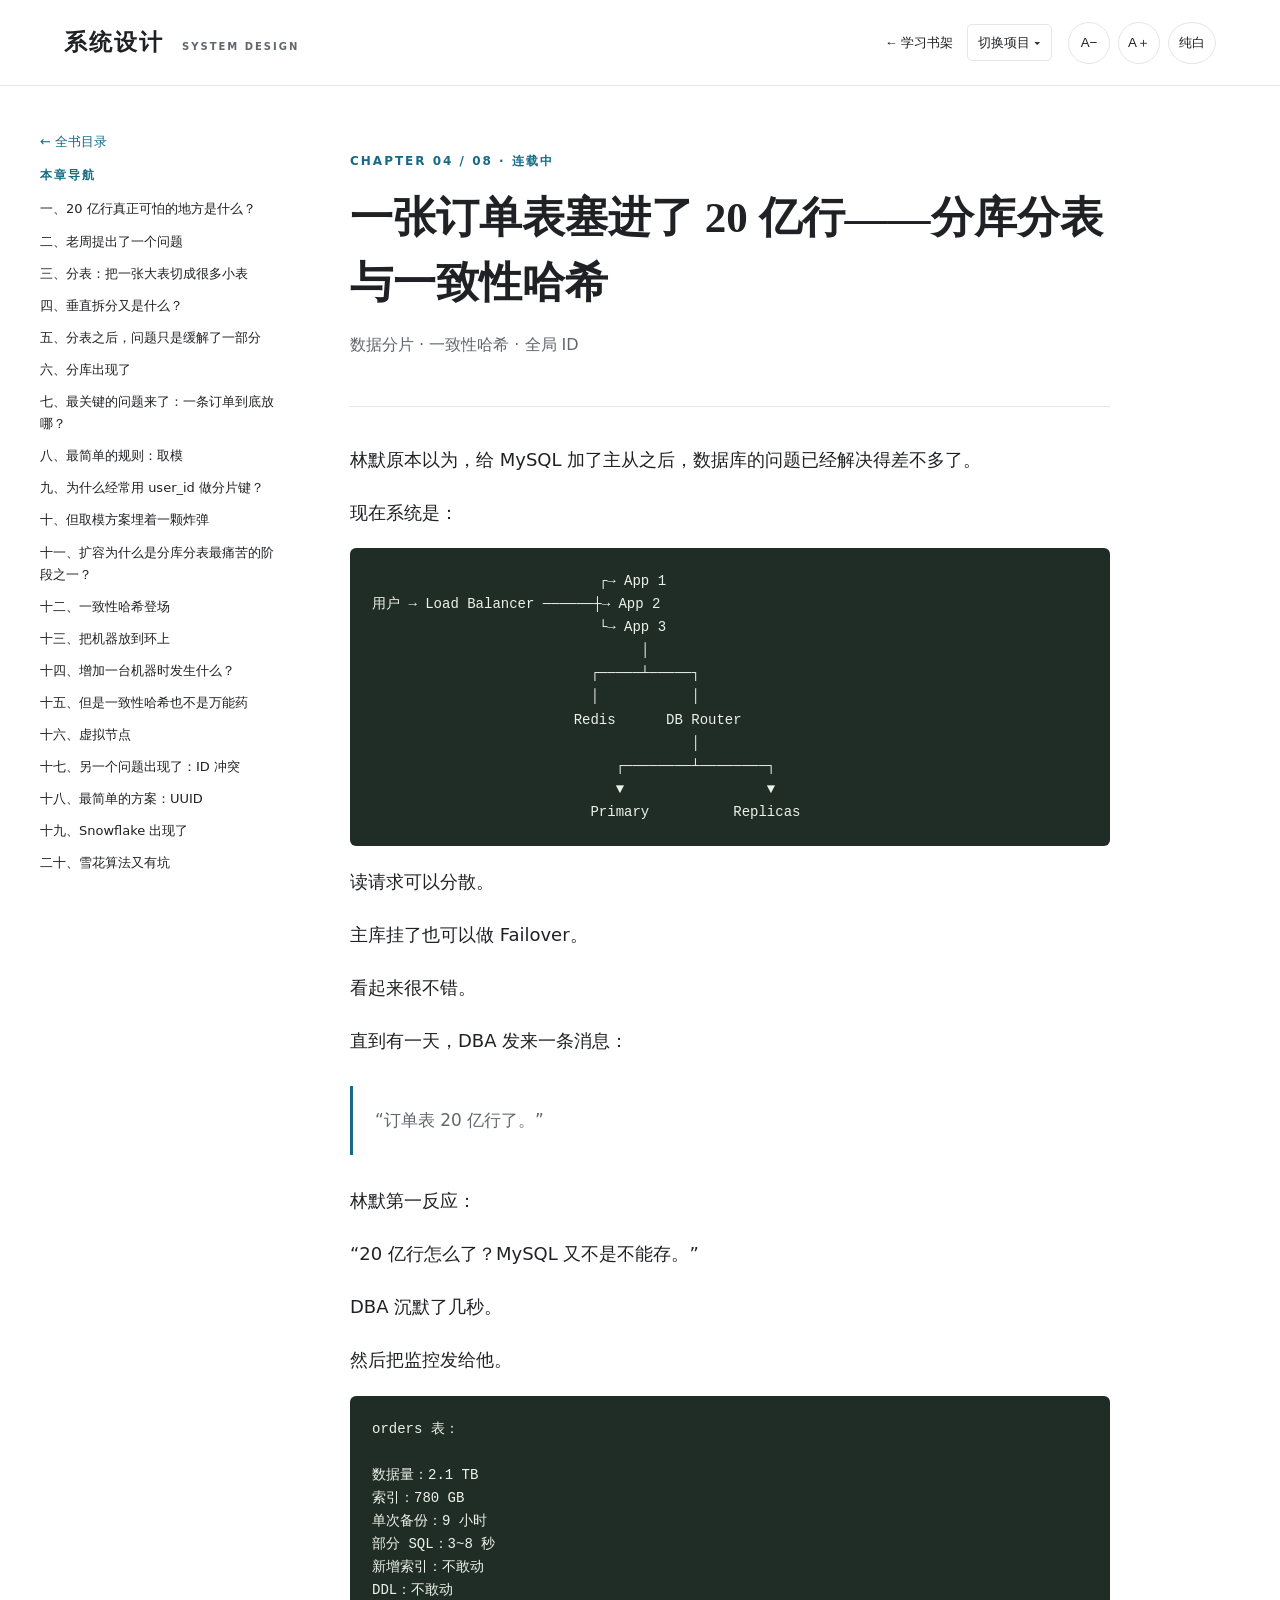
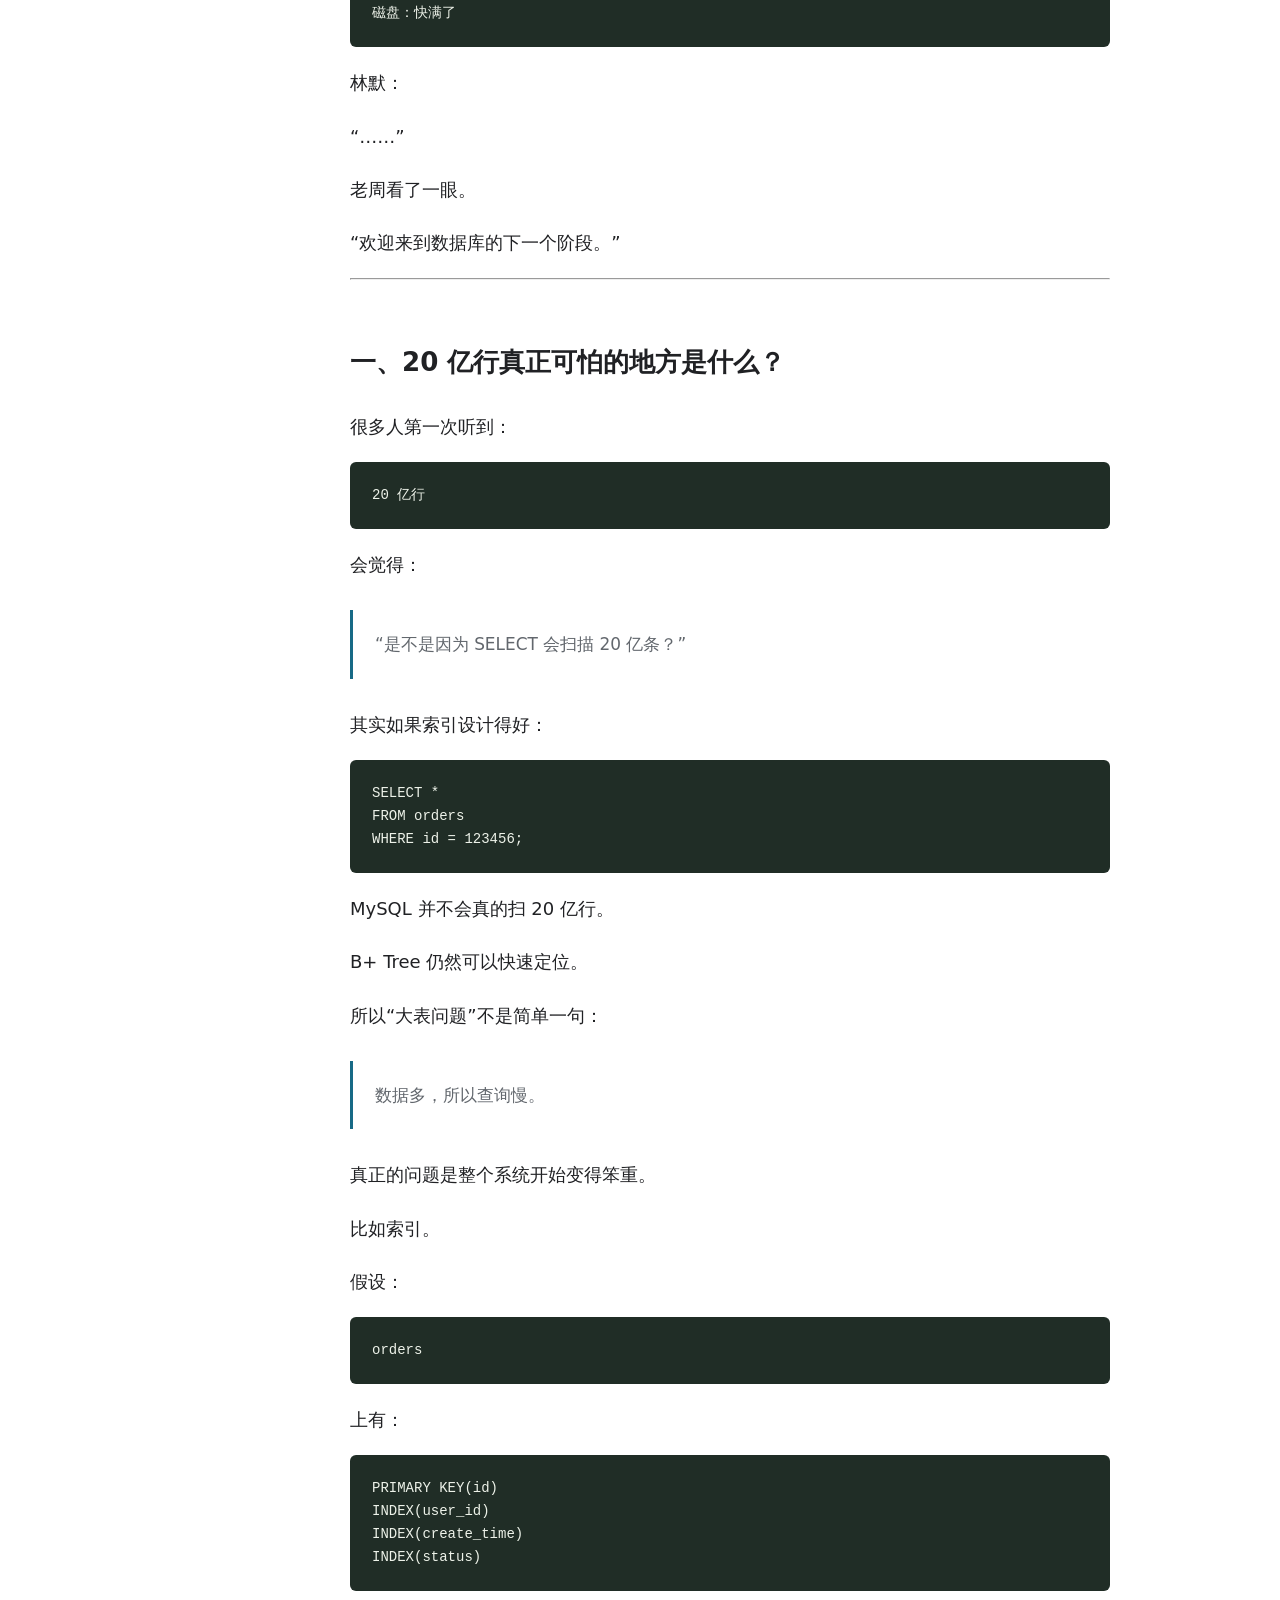
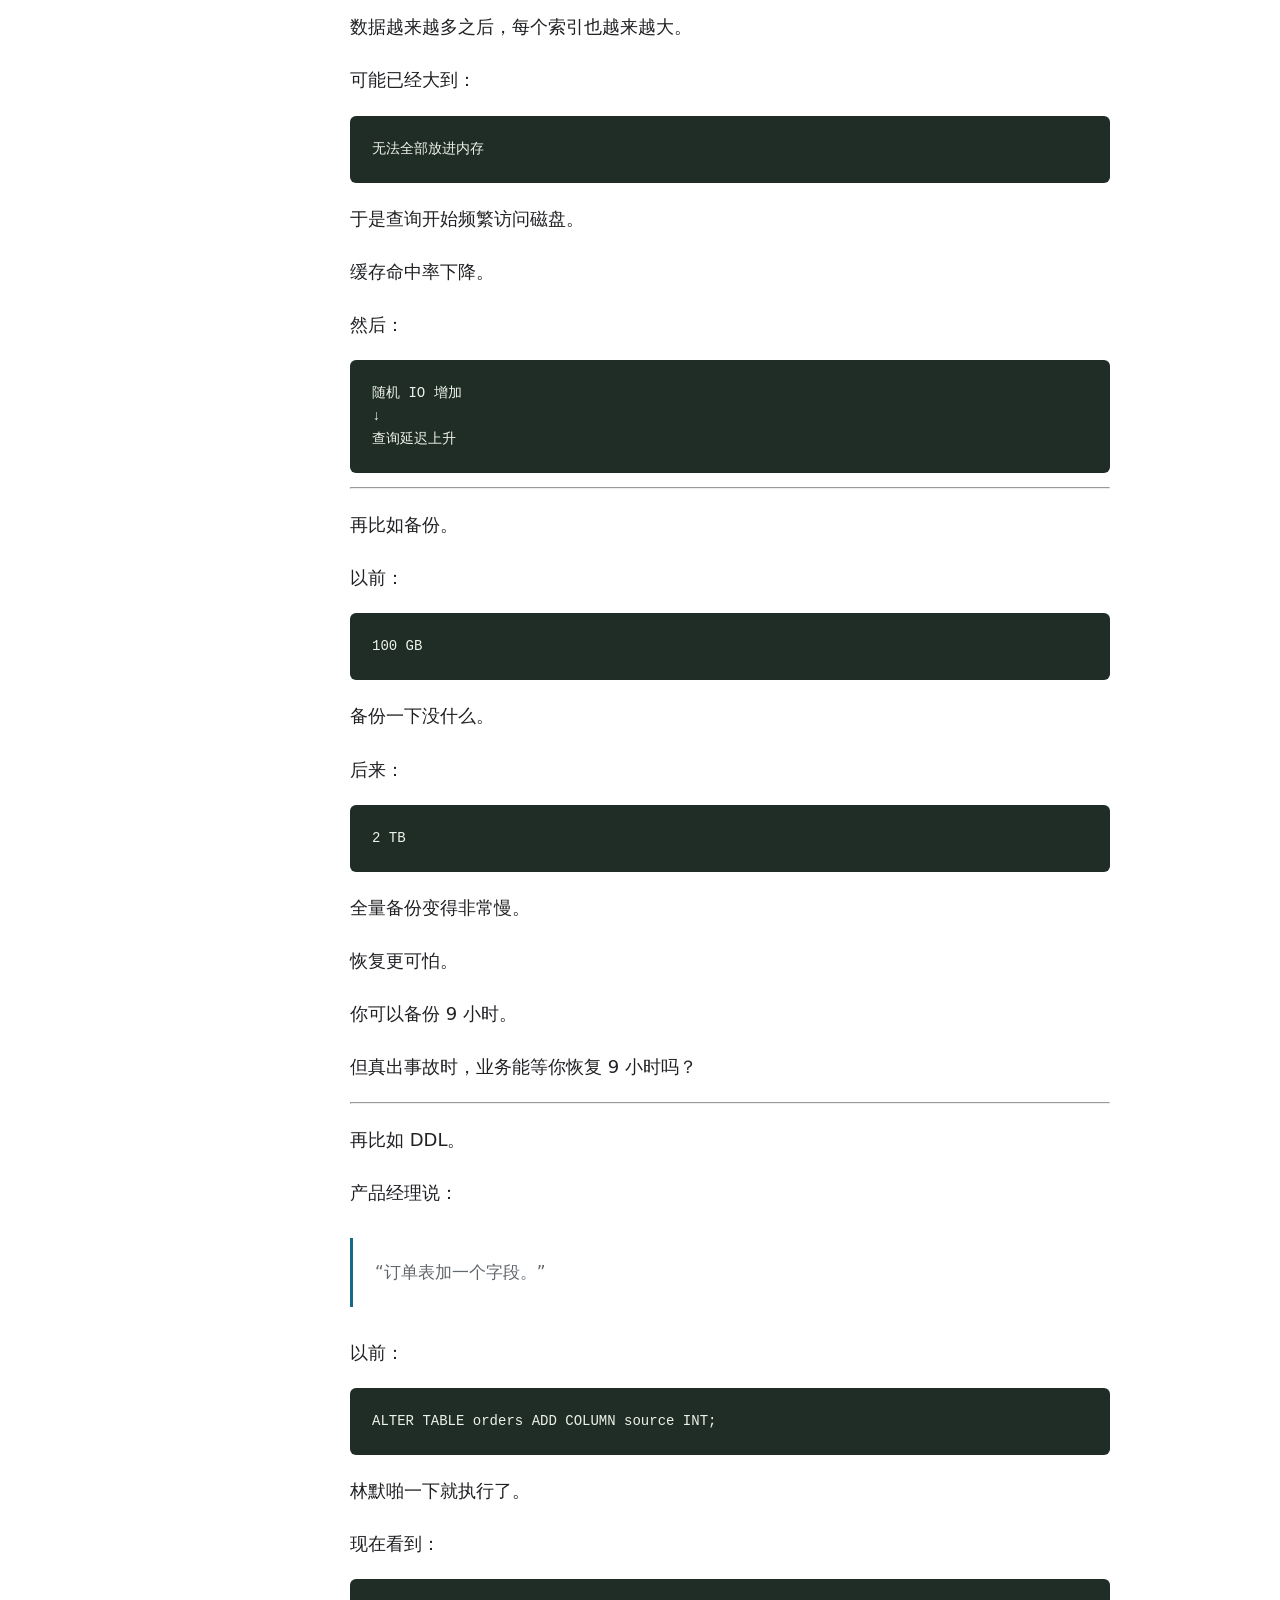
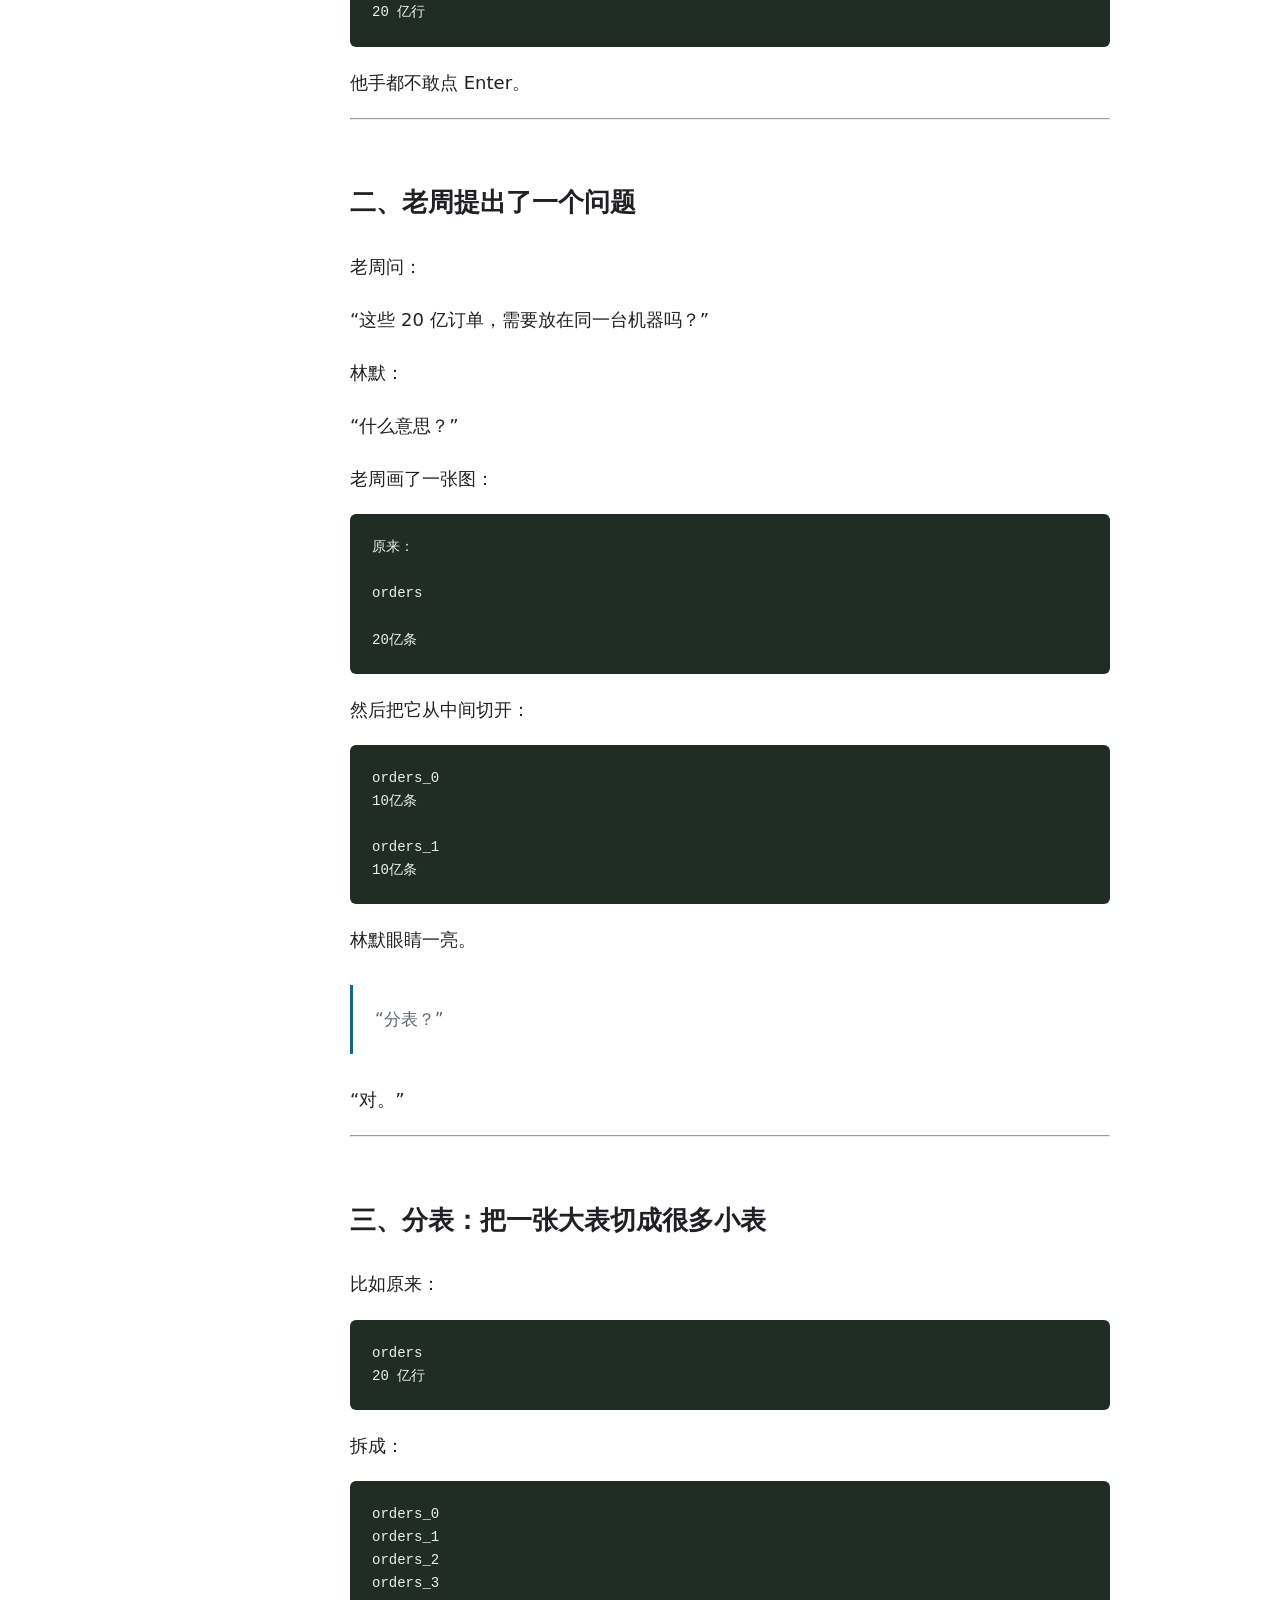
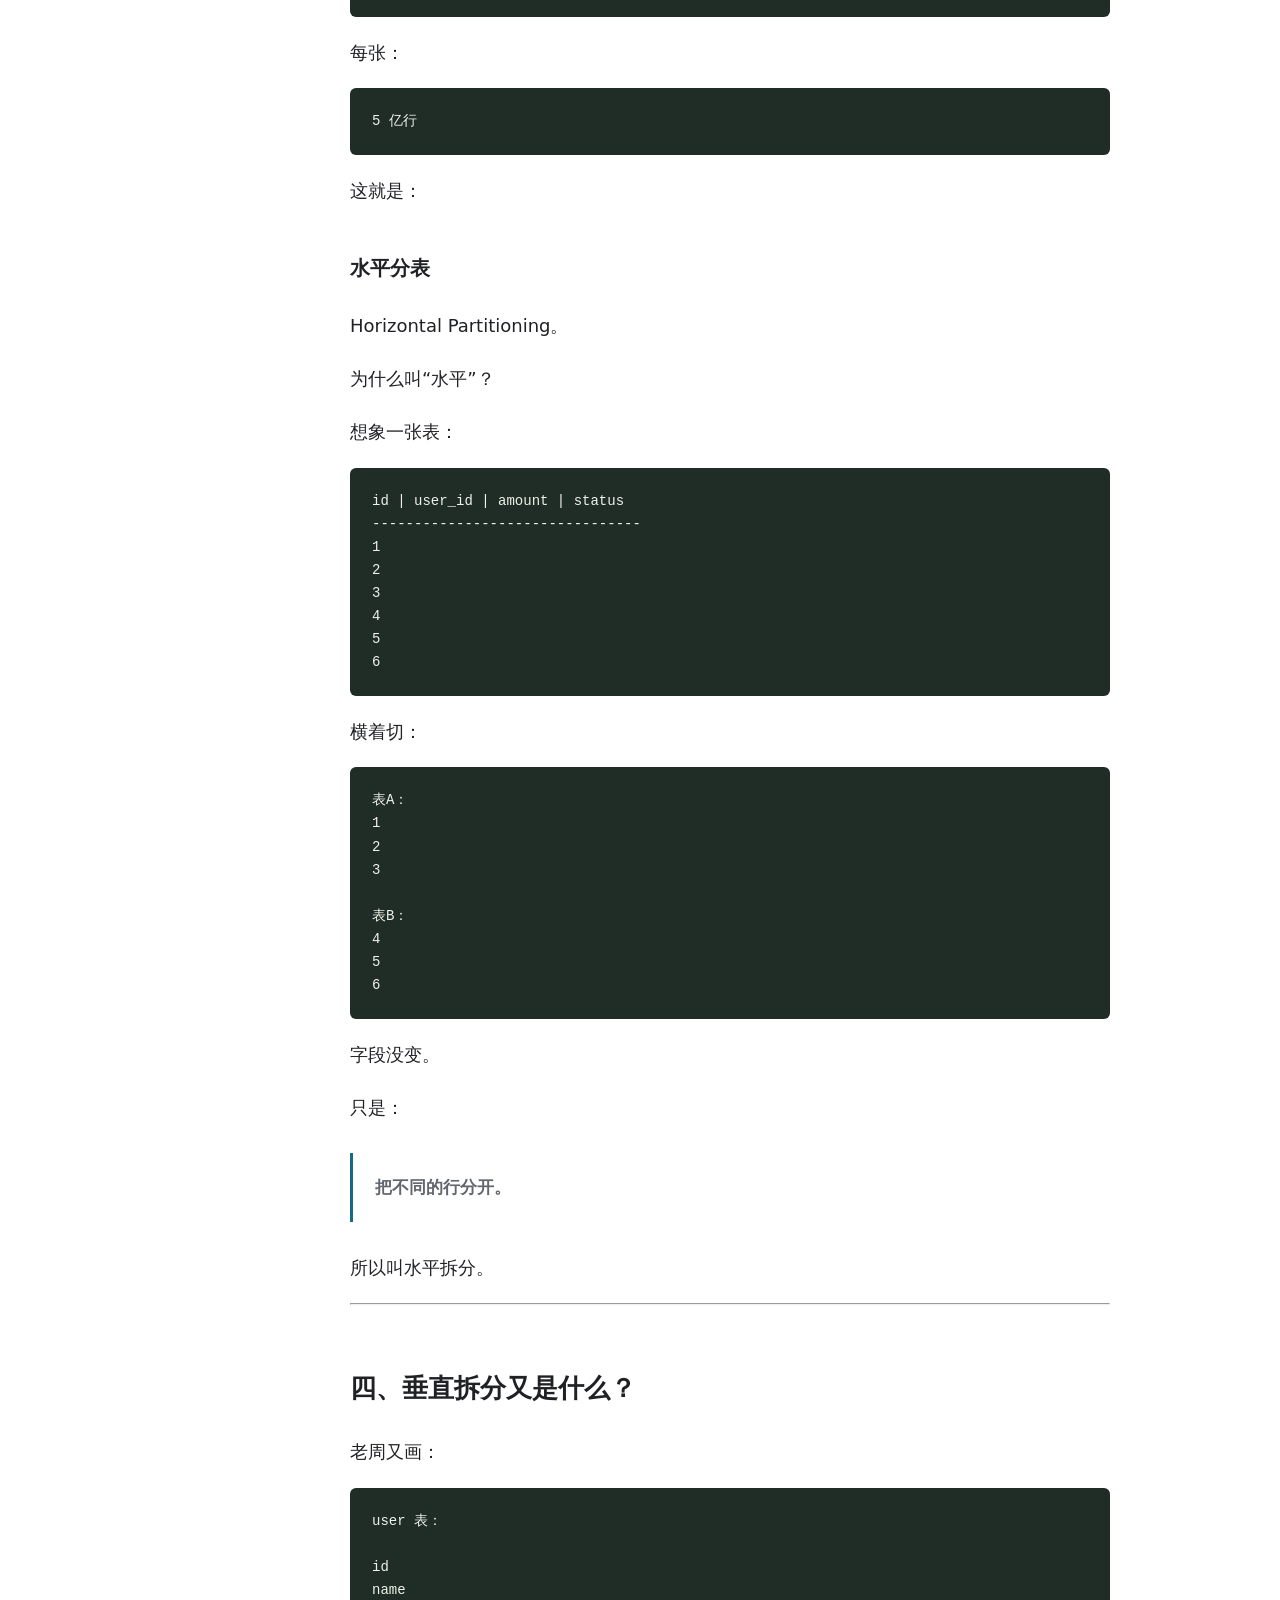
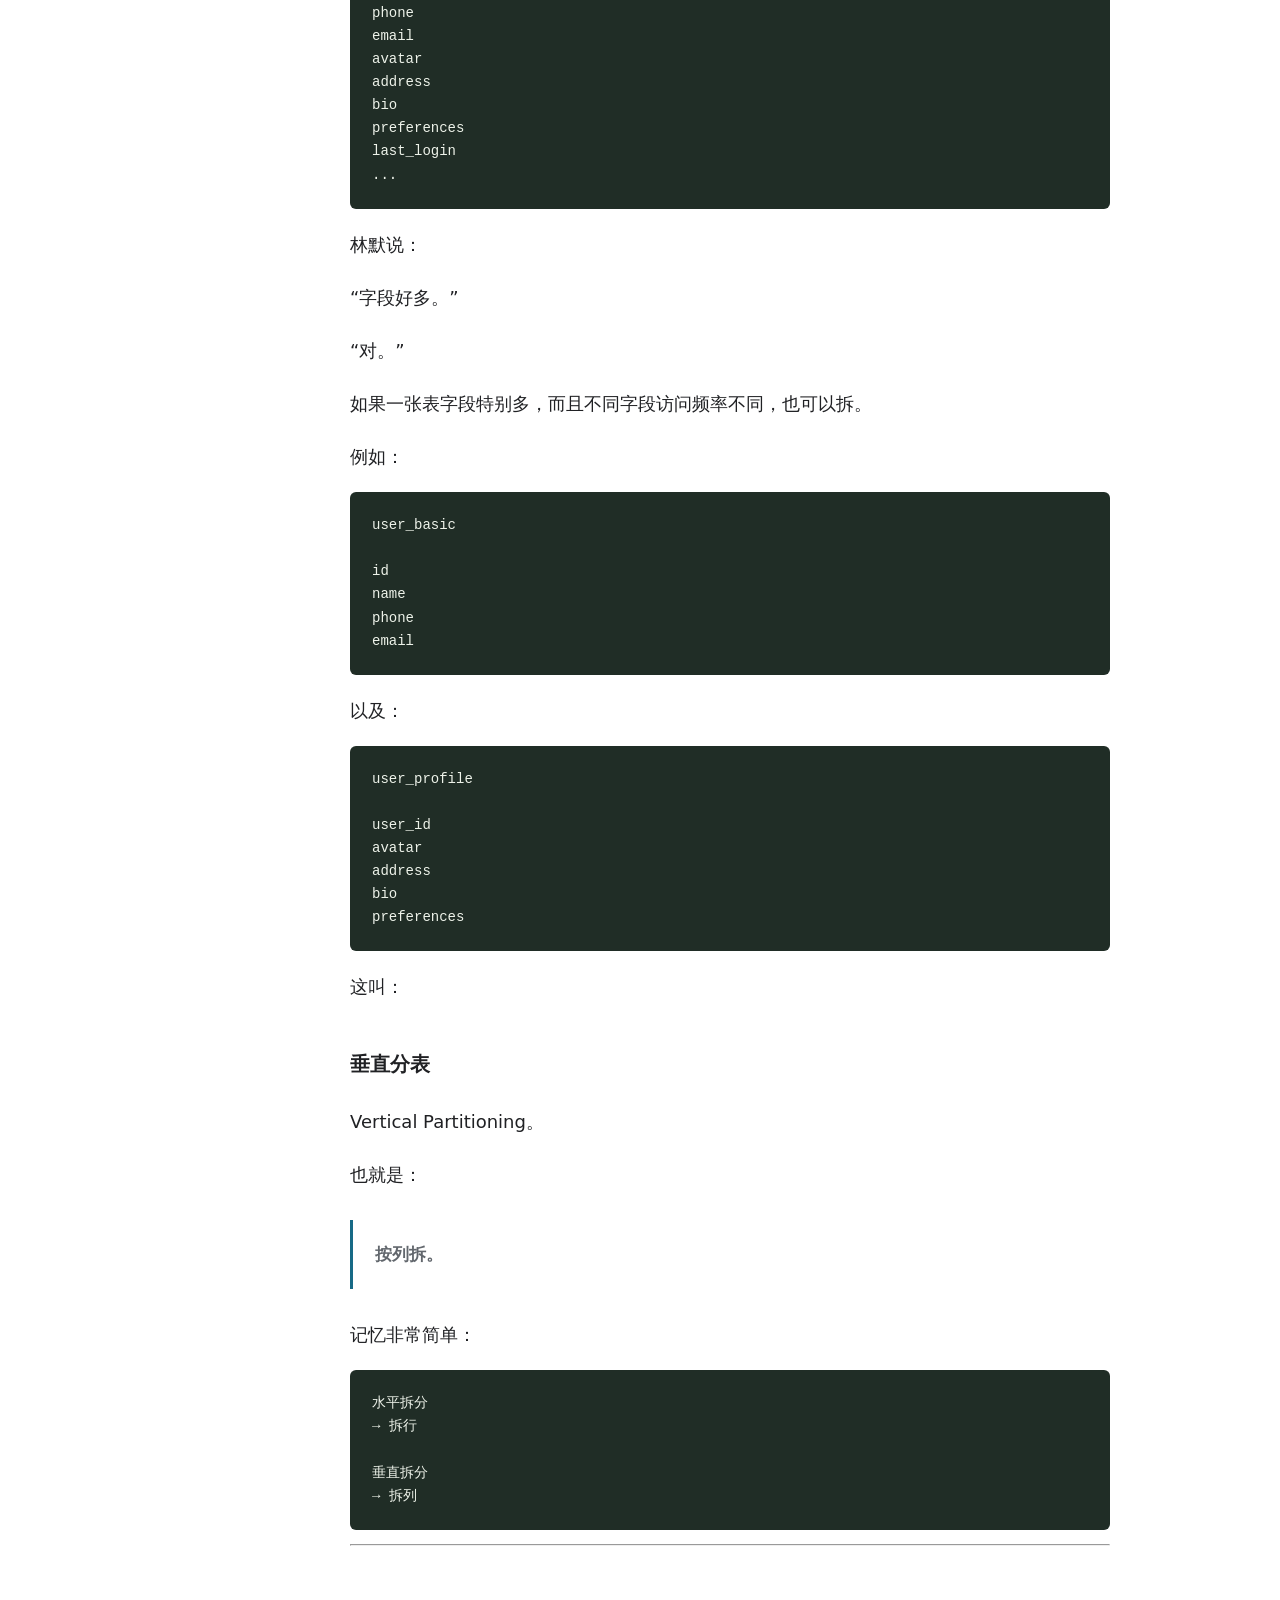
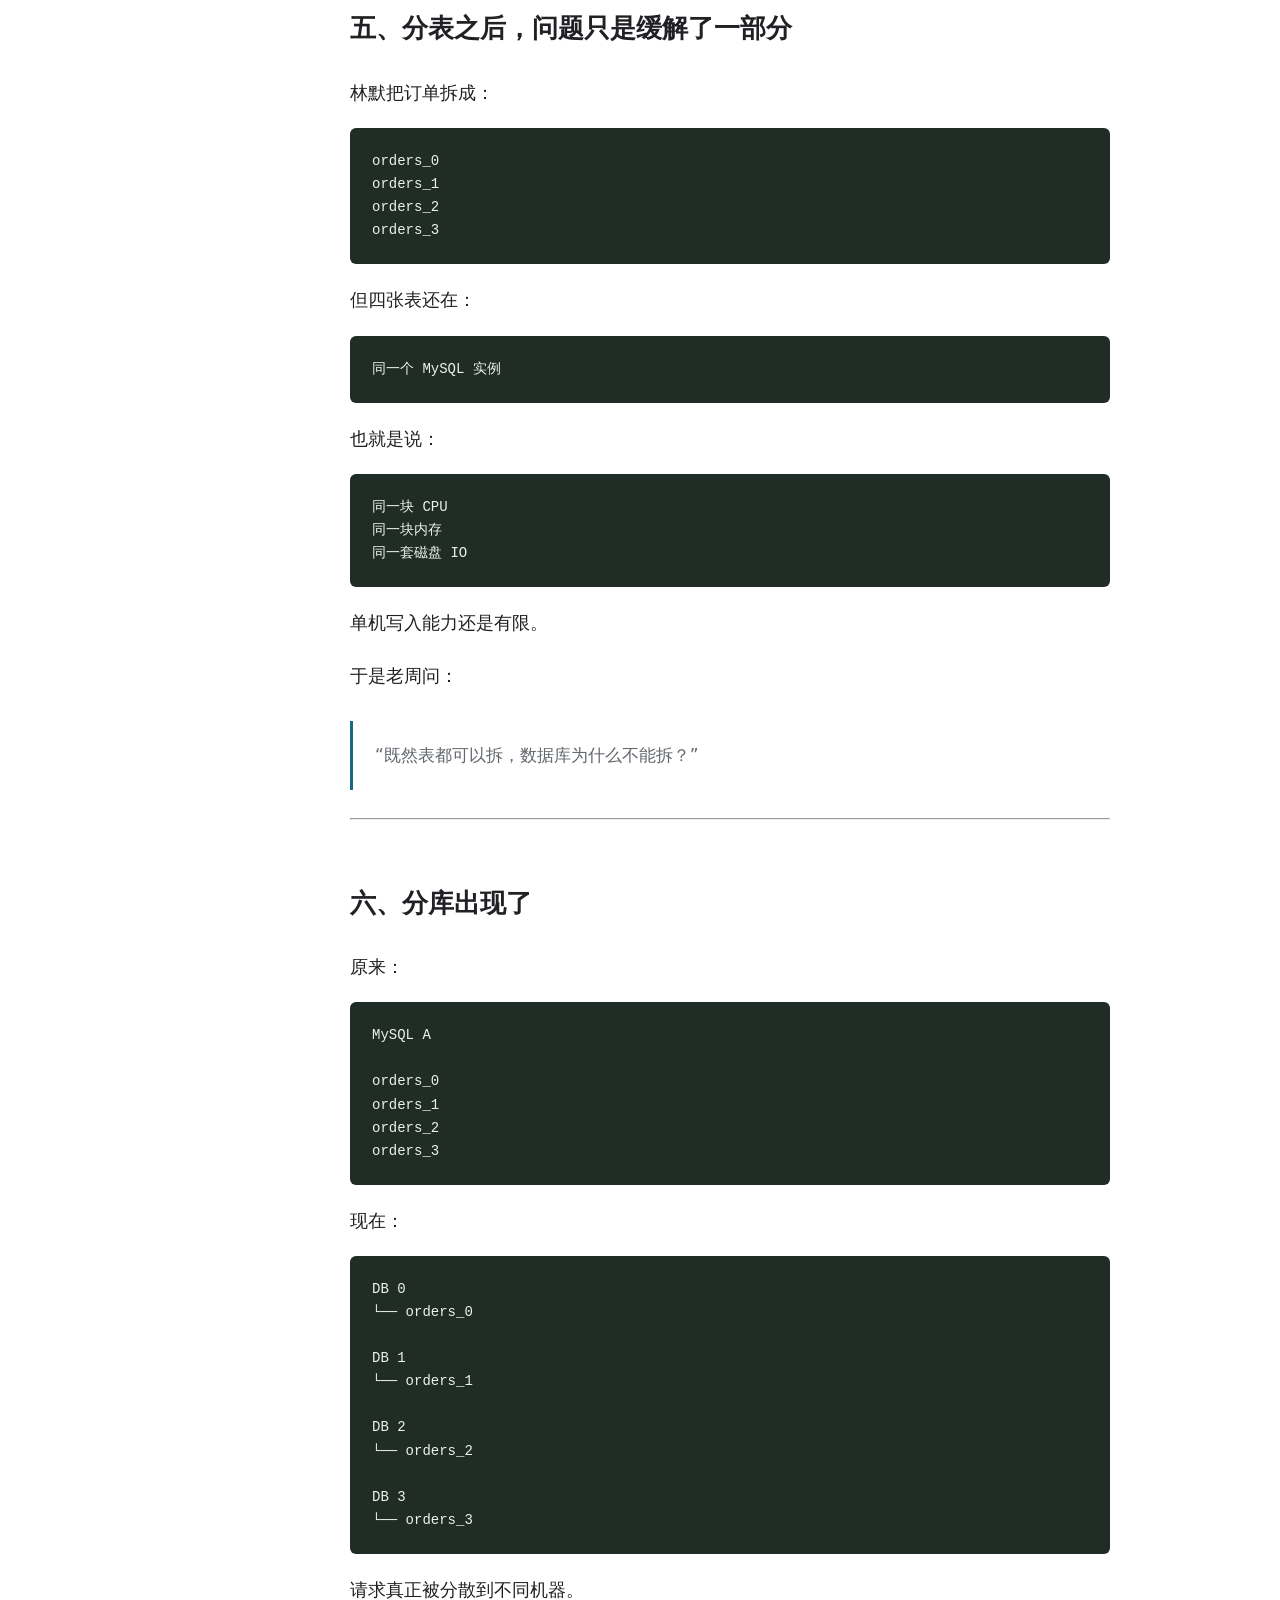
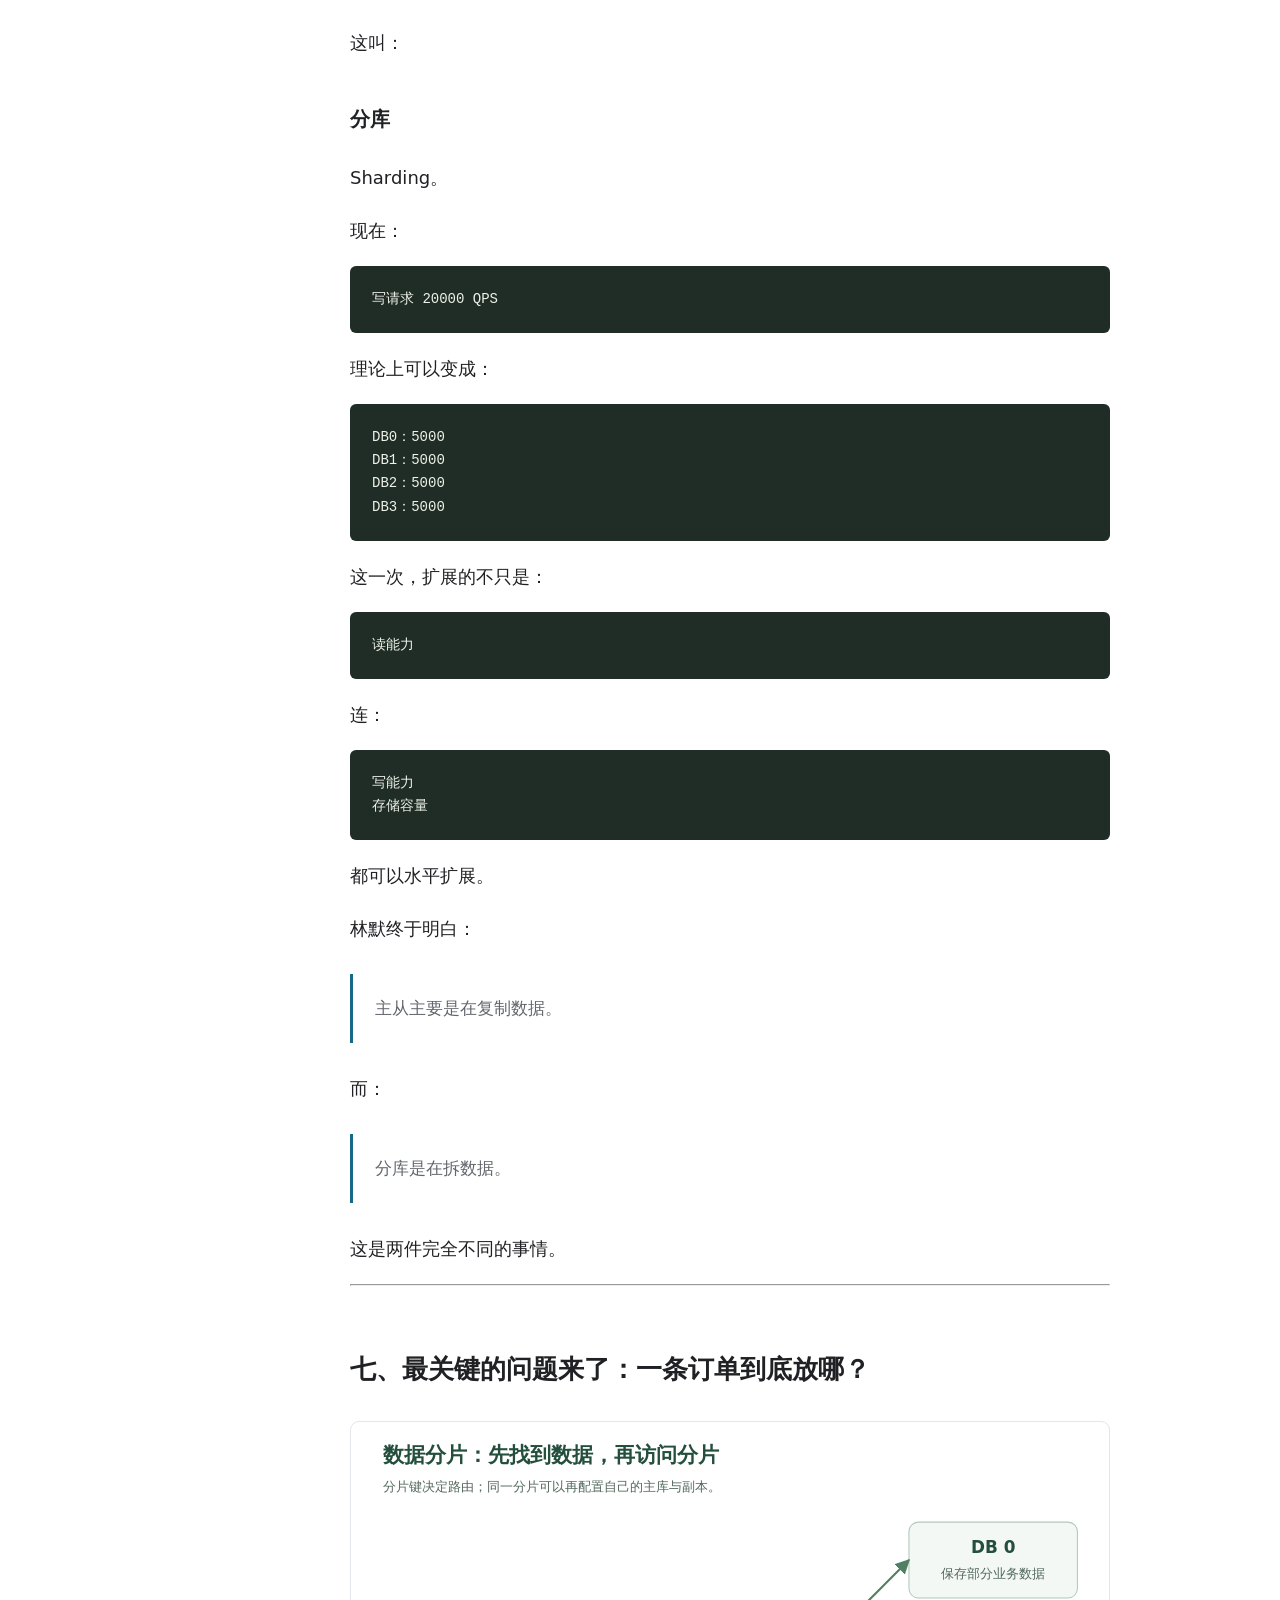
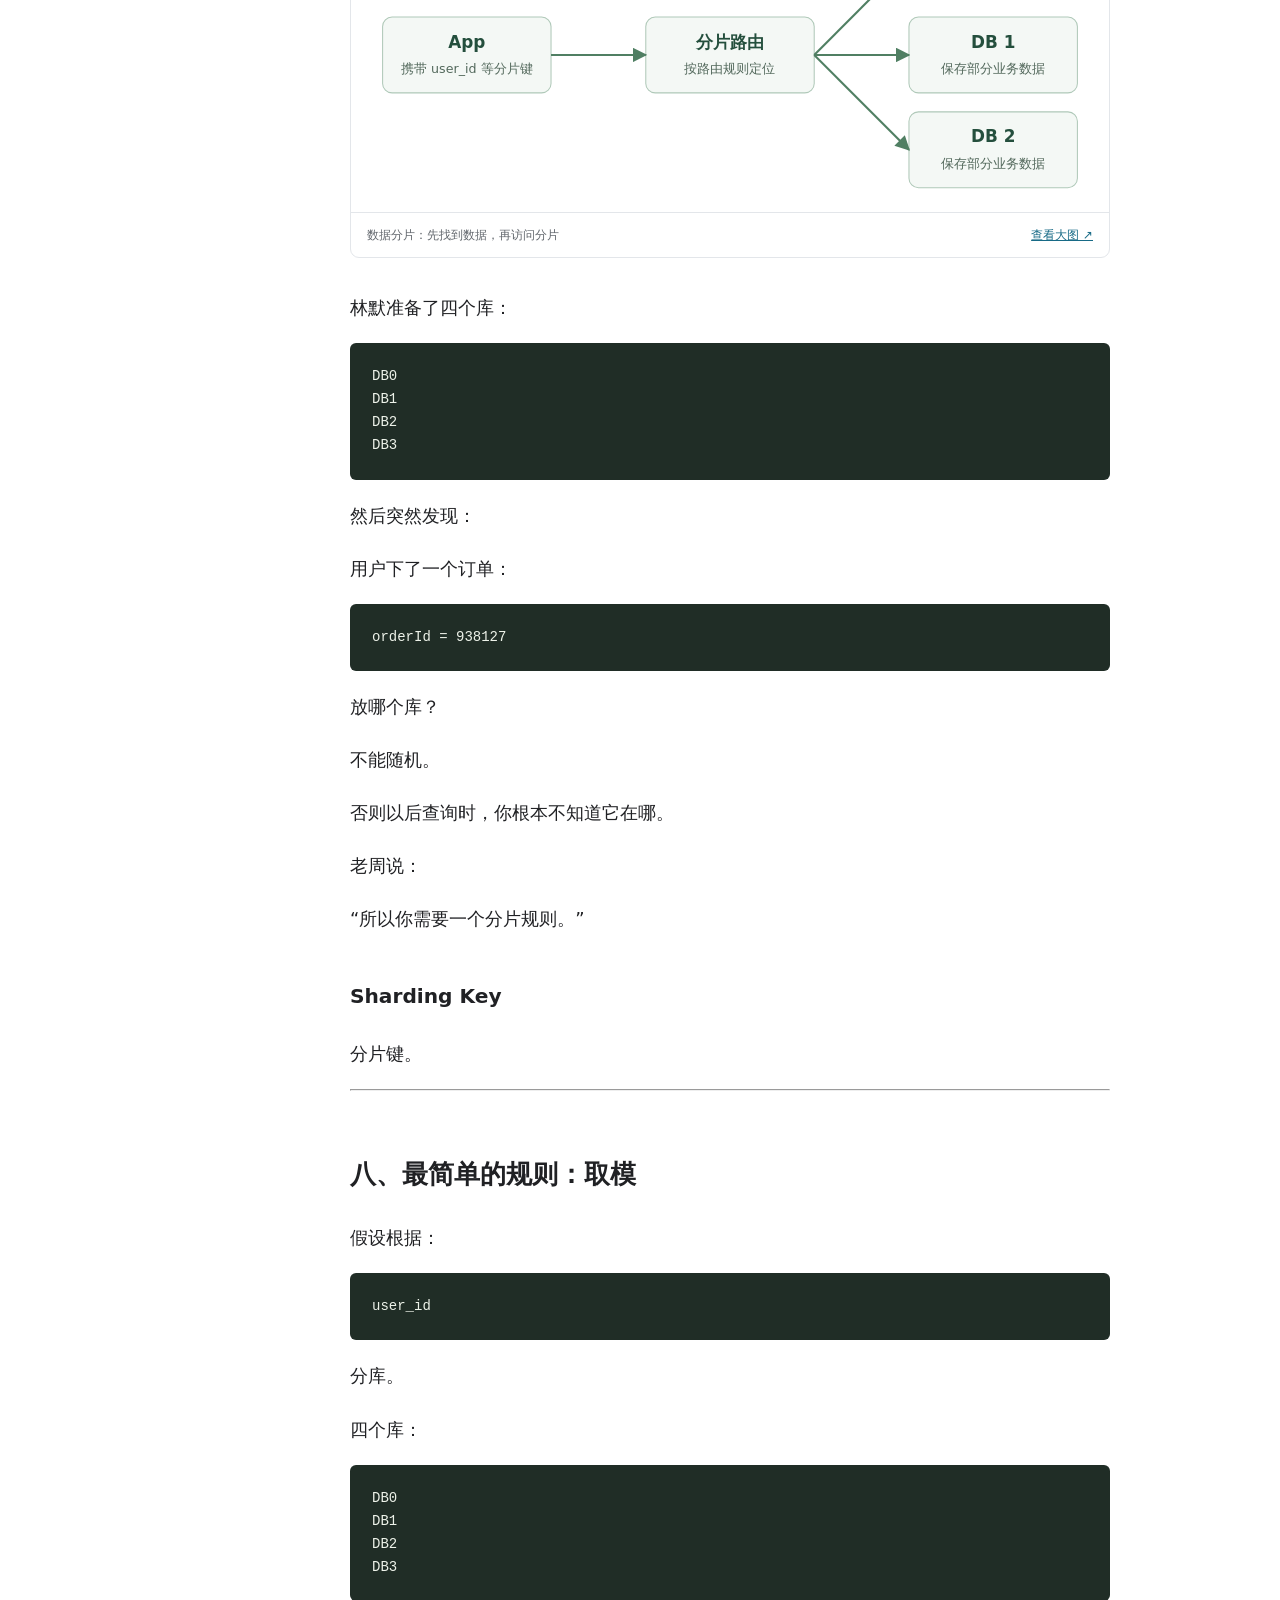
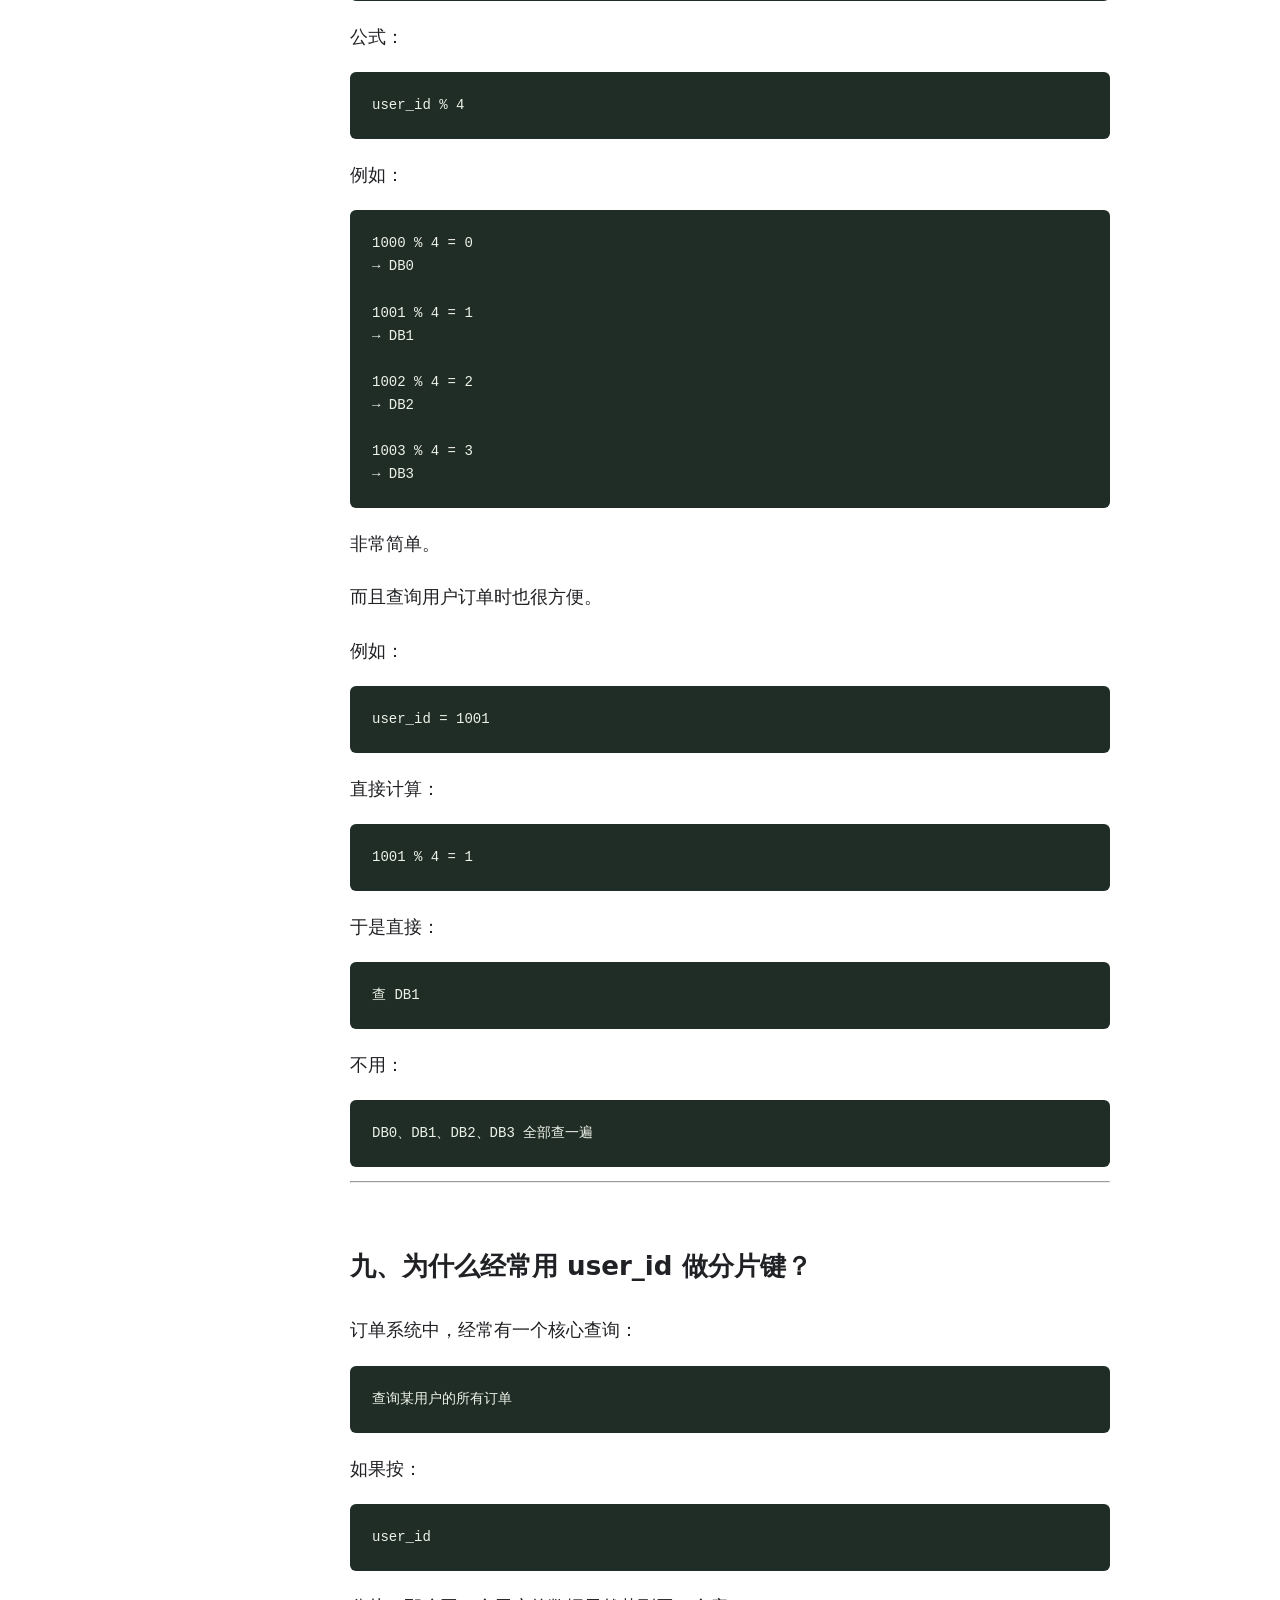
<file: docs/chapter-04.html>
<!doctype html>
<html lang="zh-CN"><head><meta charset="utf-8"><meta name="viewport" content="width=device-width, initial-scale=1"><meta name="color-scheme" content="light dark"><meta name="description" content="系统设计：从一台服务器开始。跟随林默与老周，在八章故事中理解缓存、数据库、消息队列与分布式共识。连载中，第九章待续。"><title>一张订单表塞进了 20 亿行——分库分表与一致性哈希 · 系统设计</title><script>try{document.documentElement.dataset.theme=localStorage.getItem('reader-theme')||'white';document.documentElement.style.setProperty('--reading-size',Math.max(16,Math.min(26,Number(localStorage.getItem('reader-size'))||18))+'px')}catch(e){}</script><link rel="stylesheet" href="style.css"><link rel="stylesheet" href="shelf-nav.css"><link rel="stylesheet" href="reader.css"><script src="app.js" defer></script></head>
<body class="reading"><a class="skip" href="#main">跳到正文</a><header><a class="brand" href="index.html">系统设计<span>SYSTEM DESIGN</span></a><nav class="shelf-nav" aria-label="学习项目导航"><a class="shelf-home" href="/">← 学习书架</a><details class="shelf-switch"><summary>切换项目 ▾</summary><div class="shelf-menu"><a href="/pytorch-apprentice/">PyTorch：炼金术士的学徒</a><a href="/ai-era-reader/">AI 纪元</a><a href="/data-empire-reader/">数据帝国</a><a href="/rag-empire-reader/">RAG 帝国</a><a href="/system-design-reader/" aria-current="page">系统设计</a><a href="/online-troubleshooting-reader/">生产环境</a><a href="/coding-agent-reader/">Agent 帝国</a><a href="/interview-proof-reader/">面试官的审判</a><a href="/langchain-empire-reader/">LangChain 帝国</a></div></details></nav><div class="controls"><button id="smaller" aria-label="缩小字号" type="button">A−</button><button id="larger" aria-label="增大字号" type="button">A＋</button><button id="theme" aria-label="切换阅读背景" type="button">纯白</button></div></header>
<div class="reader-layout"><aside><a href="index.html">← 全书目录</a><p class="eyebrow">本章导航</p><div class="toc">
<ul>
<li><a href="#20">一、20 亿行真正可怕的地方是什么？</a></li>
<li><a href="#_1">二、老周提出了一个问题</a></li>
<li><a href="#_2">三、分表：把一张大表切成很多小表</a></li>
<li><a href="#_4">四、垂直拆分又是什么？</a></li>
<li><a href="#_6">五、分表之后，问题只是缓解了一部分</a></li>
<li><a href="#_7">六、分库出现了</a></li>
<li><a href="#_9">七、最关键的问题来了：一条订单到底放哪？</a></li>
<li><a href="#_10">八、最简单的规则：取模</a></li>
<li><a href="#user_id">九、为什么经常用 user_id 做分片键？</a></li>
<li><a href="#_11">十、但取模方案埋着一颗炸弹</a></li>
<li><a href="#_13">十一、扩容为什么是分库分表最痛苦的阶段之一？</a></li>
<li><a href="#_14">十二、一致性哈希登场</a></li>
<li><a href="#_15">十三、把机器放到环上</a></li>
<li><a href="#_16">十四、增加一台机器时发生什么？</a></li>
<li><a href="#_17">十五、但是一致性哈希也不是万能药</a></li>
<li><a href="#_18">十六、虚拟节点</a></li>
<li><a href="#id">十七、另一个问题出现了：ID 冲突</a></li>
<li><a href="#uuid">十八、最简单的方案：UUID</a></li>
<li><a href="#snowflake">十九、Snowflake 出现了</a></li>
<li><a href="#_22">二十、雪花算法又有坑</a></li>
<li><a href="#_24">二十一、分库后最麻烦的事开始出现</a></li>
<li><a href="#_25">二十二、分页也出事了</a></li>
<li><a href="#join">二十三、JOIN 也开始崩</a></li>
<li><a href="#_26">二十四、为什么说“分库分表能不做就不做”？</a></li>
<li><a href="#_27">二十五、一个面试场景</a></li>
<li><a href="#_28">二十六、冷热数据分离</a></li>
<li><a href="#_29">二十七、林默重新整理了数据库扩展路线</a></li>
<li><a href="#_30">二十八、但就在林默准备下班的时候……</a></li>
<li><a href="#_31">第四章结束</a></li>
</ul>
</div>
</aside><main id="main"><div class="chapter-heading"><p class="eyebrow">CHAPTER 04 / 08 · 连载中</p><h1>一张订单表塞进了 20 亿行——分库分表与一致性哈希</h1><p>数据分片 · 一致性哈希 · 全局 ID</p></div><details class="mobile-toc"><summary>展开本章目录</summary><div class="toc">
<ul>
<li><a href="#20">一、20 亿行真正可怕的地方是什么？</a></li>
<li><a href="#_1">二、老周提出了一个问题</a></li>
<li><a href="#_2">三、分表：把一张大表切成很多小表</a></li>
<li><a href="#_4">四、垂直拆分又是什么？</a></li>
<li><a href="#_6">五、分表之后，问题只是缓解了一部分</a></li>
<li><a href="#_7">六、分库出现了</a></li>
<li><a href="#_9">七、最关键的问题来了：一条订单到底放哪？</a></li>
<li><a href="#_10">八、最简单的规则：取模</a></li>
<li><a href="#user_id">九、为什么经常用 user_id 做分片键？</a></li>
<li><a href="#_11">十、但取模方案埋着一颗炸弹</a></li>
<li><a href="#_13">十一、扩容为什么是分库分表最痛苦的阶段之一？</a></li>
<li><a href="#_14">十二、一致性哈希登场</a></li>
<li><a href="#_15">十三、把机器放到环上</a></li>
<li><a href="#_16">十四、增加一台机器时发生什么？</a></li>
<li><a href="#_17">十五、但是一致性哈希也不是万能药</a></li>
<li><a href="#_18">十六、虚拟节点</a></li>
<li><a href="#id">十七、另一个问题出现了：ID 冲突</a></li>
<li><a href="#uuid">十八、最简单的方案：UUID</a></li>
<li><a href="#snowflake">十九、Snowflake 出现了</a></li>
<li><a href="#_22">二十、雪花算法又有坑</a></li>
<li><a href="#_24">二十一、分库后最麻烦的事开始出现</a></li>
<li><a href="#_25">二十二、分页也出事了</a></li>
<li><a href="#join">二十三、JOIN 也开始崩</a></li>
<li><a href="#_26">二十四、为什么说“分库分表能不做就不做”？</a></li>
<li><a href="#_27">二十五、一个面试场景</a></li>
<li><a href="#_28">二十六、冷热数据分离</a></li>
<li><a href="#_29">二十七、林默重新整理了数据库扩展路线</a></li>
<li><a href="#_30">二十八、但就在林默准备下班的时候……</a></li>
<li><a href="#_31">第四章结束</a></li>
</ul>
</div>
</details><article><p>林默原本以为，给 MySQL 加了主从之后，数据库的问题已经解决得差不多了。</p>
<p>现在系统是：</p>
<pre><code class="language-text">                           ┌→ App 1
用户 → Load Balancer ──────┼→ App 2
                           └→ App 3
                                │
                          ┌─────┴─────┐
                          │           │
                        Redis      DB Router
                                      │
                             ┌────────┴────────┐
                             ▼                 ▼
                          Primary          Replicas
</code></pre>
<p>读请求可以分散。</p>
<p>主库挂了也可以做 Failover。</p>
<p>看起来很不错。</p>
<p>直到有一天，DBA 发来一条消息：</p>
<blockquote>
<p>“订单表 20 亿行了。”</p>
</blockquote>
<p>林默第一反应：</p>
<p>“20 亿行怎么了？MySQL 又不是不能存。”</p>
<p>DBA 沉默了几秒。</p>
<p>然后把监控发给他。</p>
<pre><code class="language-text">orders 表：

数据量：2.1 TB
索引：780 GB
单次备份：9 小时
部分 SQL：3~8 秒
新增索引：不敢动
DDL：不敢动
磁盘：快满了
</code></pre>
<p>林默：</p>
<p>“……”</p>
<p>老周看了一眼。</p>
<p>“欢迎来到数据库的下一个阶段。”</p>
<hr />
<h2 id="20">一、20 亿行真正可怕的地方是什么？</h2>
<p>很多人第一次听到：</p>
<pre><code class="language-text">20 亿行
</code></pre>
<p>会觉得：</p>
<blockquote>
<p>“是不是因为 SELECT 会扫描 20 亿条？”</p>
</blockquote>
<p>其实如果索引设计得好：</p>
<pre><code class="language-sql">SELECT *
FROM orders
WHERE id = 123456;
</code></pre>
<p>MySQL 并不会真的扫 20 亿行。</p>
<p>B+ Tree 仍然可以快速定位。</p>
<p>所以“大表问题”不是简单一句：</p>
<blockquote>
<p>数据多，所以查询慢。</p>
</blockquote>
<p>真正的问题是整个系统开始变得笨重。</p>
<p>比如索引。</p>
<p>假设：</p>
<pre><code class="language-text">orders
</code></pre>
<p>上有：</p>
<pre><code class="language-text">PRIMARY KEY(id)
INDEX(user_id)
INDEX(create_time)
INDEX(status)
</code></pre>
<p>数据越来越多之后，每个索引也越来越大。</p>
<p>可能已经大到：</p>
<pre><code class="language-text">无法全部放进内存
</code></pre>
<p>于是查询开始频繁访问磁盘。</p>
<p>缓存命中率下降。</p>
<p>然后：</p>
<pre><code class="language-text">随机 IO 增加
↓
查询延迟上升
</code></pre>
<hr />
<p>再比如备份。</p>
<p>以前：</p>
<pre><code class="language-text">100 GB
</code></pre>
<p>备份一下没什么。</p>
<p>后来：</p>
<pre><code class="language-text">2 TB
</code></pre>
<p>全量备份变得非常慢。</p>
<p>恢复更可怕。</p>
<p>你可以备份 9 小时。</p>
<p>但真出事故时，业务能等你恢复 9 小时吗？</p>
<hr />
<p>再比如 DDL。</p>
<p>产品经理说：</p>
<blockquote>
<p>“订单表加一个字段。”</p>
</blockquote>
<p>以前：</p>
<pre><code class="language-sql">ALTER TABLE orders ADD COLUMN source INT;
</code></pre>
<p>林默啪一下就执行了。</p>
<p>现在看到：</p>
<pre><code class="language-text">20 亿行
</code></pre>
<p>他手都不敢点 Enter。</p>
<hr />
<h2 id="_1">二、老周提出了一个问题</h2>
<p>老周问：</p>
<p>“这些 20 亿订单，需要放在同一台机器吗？”</p>
<p>林默：</p>
<p>“什么意思？”</p>
<p>老周画了一张图：</p>
<pre><code class="language-text">原来：

orders

20亿条
</code></pre>
<p>然后把它从中间切开：</p>
<pre><code class="language-text">orders_0
10亿条

orders_1
10亿条
</code></pre>
<p>林默眼睛一亮。</p>
<blockquote>
<p>“分表？”</p>
</blockquote>
<p>“对。”</p>
<hr />
<h2 id="_2">三、分表：把一张大表切成很多小表</h2>
<p>比如原来：</p>
<pre><code class="language-text">orders
20 亿行
</code></pre>
<p>拆成：</p>
<pre><code class="language-text">orders_0
orders_1
orders_2
orders_3
</code></pre>
<p>每张：</p>
<pre><code class="language-text">5 亿行
</code></pre>
<p>这就是：</p>
<h3 id="_3">水平分表</h3>
<p>Horizontal Partitioning。</p>
<p>为什么叫“水平”？</p>
<p>想象一张表：</p>
<pre><code class="language-text">id | user_id | amount | status
--------------------------------
1
2
3
4
5
6
</code></pre>
<p>横着切：</p>
<pre><code class="language-text">表A：
1
2
3

表B：
4
5
6
</code></pre>
<p>字段没变。</p>
<p>只是：</p>
<blockquote>
<p><strong>把不同的行分开。</strong></p>
</blockquote>
<p>所以叫水平拆分。</p>
<hr />
<h2 id="_4">四、垂直拆分又是什么？</h2>
<p>老周又画：</p>
<pre><code class="language-text">user 表：

id
name
phone
email
avatar
address
bio
preferences
last_login
...
</code></pre>
<p>林默说：</p>
<p>“字段好多。”</p>
<p>“对。”</p>
<p>如果一张表字段特别多，而且不同字段访问频率不同，也可以拆。</p>
<p>例如：</p>
<pre><code class="language-text">user_basic

id
name
phone
email
</code></pre>
<p>以及：</p>
<pre><code class="language-text">user_profile

user_id
avatar
address
bio
preferences
</code></pre>
<p>这叫：</p>
<h3 id="_5">垂直分表</h3>
<p>Vertical Partitioning。</p>
<p>也就是：</p>
<blockquote>
<p><strong>按列拆。</strong></p>
</blockquote>
<p>记忆非常简单：</p>
<pre><code class="language-text">水平拆分
→ 拆行

垂直拆分
→ 拆列
</code></pre>
<hr />
<h2 id="_6">五、分表之后，问题只是缓解了一部分</h2>
<p>林默把订单拆成：</p>
<pre><code class="language-text">orders_0
orders_1
orders_2
orders_3
</code></pre>
<p>但四张表还在：</p>
<pre><code class="language-text">同一个 MySQL 实例
</code></pre>
<p>也就是说：</p>
<pre><code class="language-text">同一块 CPU
同一块内存
同一套磁盘 IO
</code></pre>
<p>单机写入能力还是有限。</p>
<p>于是老周问：</p>
<blockquote>
<p>“既然表都可以拆，数据库为什么不能拆？”</p>
</blockquote>
<hr />
<h2 id="_7">六、分库出现了</h2>
<p>原来：</p>
<pre><code class="language-text">MySQL A

orders_0
orders_1
orders_2
orders_3
</code></pre>
<p>现在：</p>
<pre><code class="language-text">DB 0
└── orders_0

DB 1
└── orders_1

DB 2
└── orders_2

DB 3
└── orders_3
</code></pre>
<p>请求真正被分散到不同机器。</p>
<p>这叫：</p>
<h3 id="_8">分库</h3>
<p>Sharding。</p>
<p>现在：</p>
<pre><code class="language-text">写请求 20000 QPS
</code></pre>
<p>理论上可以变成：</p>
<pre><code class="language-text">DB0：5000
DB1：5000
DB2：5000
DB3：5000
</code></pre>
<p>这一次，扩展的不只是：</p>
<pre><code class="language-text">读能力
</code></pre>
<p>连：</p>
<pre><code class="language-text">写能力
存储容量
</code></pre>
<p>都可以水平扩展。</p>
<p>林默终于明白：</p>
<blockquote>
<p>主从主要是在复制数据。</p>
</blockquote>
<p>而：</p>
<blockquote>
<p>分库是在拆数据。</p>
</blockquote>
<p>这是两件完全不同的事情。</p>
<hr />
<h2 id="_9">七、最关键的问题来了：一条订单到底放哪？</h2>
<figure class="architecture"><div class="diagram-frame" tabindex="0" role="region" aria-label="数据分片：先找到数据，再访问分片，可横向滚动"><img alt="数据分片：先找到数据，再访问分片" src="diagrams/database-sharding.svg" /></div><figcaption>数据分片：先找到数据，再访问分片<a href="diagrams/database-sharding.svg" target="_blank" rel="noopener">查看大图 ↗</a></figcaption></figure>
<p>林默准备了四个库：</p>
<pre><code class="language-text">DB0
DB1
DB2
DB3
</code></pre>
<p>然后突然发现：</p>
<p>用户下了一个订单：</p>
<pre><code class="language-text">orderId = 938127
</code></pre>
<p>放哪个库？</p>
<p>不能随机。</p>
<p>否则以后查询时，你根本不知道它在哪。</p>
<p>老周说：</p>
<p>“所以你需要一个分片规则。”</p>
<h3 id="sharding-key">Sharding Key</h3>
<p>分片键。</p>
<hr />
<h2 id="_10">八、最简单的规则：取模</h2>
<p>假设根据：</p>
<pre><code class="language-text">user_id
</code></pre>
<p>分库。</p>
<p>四个库：</p>
<pre><code class="language-text">DB0
DB1
DB2
DB3
</code></pre>
<p>公式：</p>
<pre><code class="language-text">user_id % 4
</code></pre>
<p>例如：</p>
<pre><code class="language-text">1000 % 4 = 0
→ DB0

1001 % 4 = 1
→ DB1

1002 % 4 = 2
→ DB2

1003 % 4 = 3
→ DB3
</code></pre>
<p>非常简单。</p>
<p>而且查询用户订单时也很方便。</p>
<p>例如：</p>
<pre><code class="language-text">user_id = 1001
</code></pre>
<p>直接计算：</p>
<pre><code class="language-text">1001 % 4 = 1
</code></pre>
<p>于是直接：</p>
<pre><code class="language-text">查 DB1
</code></pre>
<p>不用：</p>
<pre><code class="language-text">DB0、DB1、DB2、DB3 全部查一遍
</code></pre>
<hr />
<h2 id="user_id">九、为什么经常用 user_id 做分片键？</h2>
<p>订单系统中，经常有一个核心查询：</p>
<pre><code class="language-text">查询某用户的所有订单
</code></pre>
<p>如果按：</p>
<pre><code class="language-text">user_id
</code></pre>
<p>分片，那么同一个用户的数据天然落到同一个库。</p>
<p>例如：</p>
<pre><code class="language-text">user 1001 的所有订单
↓
DB1
</code></pre>
<p>查询很方便。</p>
<p>但如果你按：</p>
<pre><code class="language-text">order_id
</code></pre>
<p>分片。</p>
<p>那 user 1001 的订单可能是：</p>
<pre><code class="language-text">订单 A → DB0
订单 B → DB3
订单 C → DB1
订单 D → DB2
</code></pre>
<p>那么：</p>
<pre><code class="language-text">查询 user 1001 所有订单
</code></pre>
<p>就必须：</p>
<pre><code class="language-text">DB0
DB1
DB2
DB3
</code></pre>
<p>全查。</p>
<p>所以分片键选择本质上取决于：</p>
<blockquote>
<p><strong>你的主要访问模式是什么。</strong></p>
</blockquote>
<p>这句话非常重要。</p>
<p>系统设计不是：</p>
<blockquote>
<p>“user_id 一定比 order_id 好。”</p>
</blockquote>
<p>而是：</p>
<blockquote>
<p><strong>根据最重要的查询方式决定数据怎么放。</strong></p>
</blockquote>
<hr />
<h2 id="_11">十、但取模方案埋着一颗炸弹</h2>
<p>四个库用了两年。</p>
<p>后来业务继续增长。</p>
<p>DBA：</p>
<blockquote>
<p>“4 个库不够了，加到 8 个吧。”</p>
</blockquote>
<p>林默：</p>
<p>“简单。”</p>
<p>原来：</p>
<pre><code class="language-text">user_id % 4
</code></pre>
<p>改成：</p>
<pre><code class="language-text">user_id % 8
</code></pre>
<p>然后老周问：</p>
<p>“那原来的数据呢？”</p>
<p>林默愣住了。</p>
<p>例如：</p>
<pre><code class="language-text">user_id = 1006
</code></pre>
<p>以前：</p>
<pre><code class="language-text">1006 % 4 = 2
</code></pre>
<p>所以在：</p>
<pre><code class="language-text">DB2
</code></pre>
<p>扩容之后：</p>
<pre><code class="language-text">1006 % 8 = 6
</code></pre>
<p>现在应该在：</p>
<pre><code class="language-text">DB6
</code></pre>
<p>位置变了。</p>
<p>再比如：</p>
<pre><code class="language-text">1007 % 4 = 3

1007 % 8 = 7
</code></pre>
<p>也变了。</p>
<p>实际上，大量数据都会重新定位。</p>
<p>于是你必须：</p>
<h3 id="_12">数据迁移</h3>
<pre><code class="language-text">DB2 的部分数据 → DB6
DB3 的部分数据 → DB7
...
</code></pre>
<p>而且迁移期间业务还在不断写新订单。</p>
<p>事情一下子复杂起来。</p>
<hr />
<h2 id="_13">十一、扩容为什么是分库分表最痛苦的阶段之一？</h2>
<p>假设有：</p>
<pre><code class="language-text">10 TB 数据
</code></pre>
<p>现在你要重分片。</p>
<p>你不能简单：</p>
<pre><code class="language-text">停机 8 小时
搬完
开机
</code></pre>
<p>用户不能下单 8 小时，老板可能先把林默搬出去。</p>
<p>所以通常需要做到：</p>
<pre><code class="language-text">在线扩容
</code></pre>
<p>这意味着迁移过程中：</p>
<pre><code class="language-text">旧库还在提供服务
新库也开始接数据
</code></pre>
<p>于是出现各种麻烦：</p>
<pre><code class="language-text">历史数据在哪？
新数据写哪里？
迁移中的数据读哪个库？
如何防止漏数据？
如何校验一致性？
什么时候切流量？
</code></pre>
<p>老周说：</p>
<blockquote>
<p>“真正难的从来不是 userId % N 这一行代码。”</p>
<p>“而是 N 发生变化以后怎么办。”</p>
</blockquote>
<hr />
<h2 id="_14">十二、一致性哈希登场</h2>
<p>林默问：</p>
<p>“有没有一种算法，加机器的时候别让大部分数据都搬家？”</p>
<p>老周：</p>
<p>“有。”</p>
<p>然后画了一个圆。</p>
<pre><code class="language-text">              0
         ┌─────────┐
      15 │         │ 3
         │         │
      12 │         │ 6
         └─────────┘
              9
</code></pre>
<p>林默：</p>
<p>“钟？”</p>
<p>“可以这么理解。”</p>
<p>这叫：</p>
<h3 id="hash-ring">Hash Ring</h3>
<p>哈希环。</p>
<hr />
<h2 id="_15">十三、把机器放到环上</h2>
<p>假设：</p>
<pre><code class="language-text">DB A
DB B
DB C
</code></pre>
<p>分别经过 Hash：</p>
<pre><code class="language-text">hash(A)
hash(B)
hash(C)
</code></pre>
<p>落到环上：</p>
<pre><code class="language-text">            A
        ┌───────┐
     C  │       │
        │       │
        └───────┘
            B
</code></pre>
<p>然后数据也 Hash。</p>
<p>比如：</p>
<pre><code class="language-text">user1001
</code></pre>
<p>经过：</p>
<pre><code class="language-text">hash(user1001)
</code></pre>
<p>也落到环上的某个位置。</p>
<p>然后规定：</p>
<blockquote>
<p><strong>顺时针找到的第一台机器，就是它所属的机器。</strong></p>
</blockquote>
<p>例如：</p>
<pre><code class="language-text">user1001
   ↓
   ●
    \
     \ 顺时针
      ↓
     DB B
</code></pre>
<p>那么 user1001 就存 DB B。</p>
<hr />
<h2 id="_16">十四、增加一台机器时发生什么？</h2>
<p>原本：</p>
<pre><code class="language-text">A
B
C
</code></pre>
<p>现在增加：</p>
<pre><code class="language-text">D
</code></pre>
<p>D 插到环上的某个位置。</p>
<p>那么只有：</p>
<pre><code class="language-text">D 前面那一小段区间
</code></pre>
<p>的数据需要移动到 D。</p>
<p>而不是所有数据重新计算位置。</p>
<p>这就是一致性哈希最核心的价值：</p>
<blockquote>
<p><strong>节点数量变化时，尽量减少数据迁移。</strong></p>
</blockquote>
<hr />
<h2 id="_17">十五、但是一致性哈希也不是万能药</h2>
<p>林默马上问：</p>
<p>“那以后分库分表都用一致性哈希不就行了？”</p>
<p>老周摇头。</p>
<p>数据库分片中，工程上并不意味着所有场景都会直接采用一致性哈希。</p>
<p>因为数据库还有很多需求：</p>
<pre><code class="language-text">范围查询
事务
数据迁移
容量规划
热点隔离
运维管理
</code></pre>
<p>一致性哈希最经典的应用场景，反而经常出现在：</p>
<pre><code class="language-text">缓存节点
分布式存储
负载分配
</code></pre>
<p>比如有：</p>
<pre><code class="language-text">Redis A
Redis B
Redis C
</code></pre>
<p>根据 Key 决定去哪个 Redis。</p>
<p>这时节点动态增加或减少，一致性哈希就非常适合。</p>
<p>所以面试时不要说：</p>
<blockquote>
<p>“分库分表扩容一定用一致性哈希。”</p>
</blockquote>
<p>更准确应该是：</p>
<blockquote>
<p><strong>一致性哈希是一种减少节点变化时数据重新映射的方案，但具体数据库分片还需要结合业务、路由规则和迁移方案设计。</strong></p>
</blockquote>
<hr />
<h2 id="_18">十六、虚拟节点</h2>
<p>一致性哈希还有一个问题。</p>
<p>假设三台机器非常倒霉：</p>
<pre><code class="language-text">A
B
C
</code></pre>
<p>Hash 后位置很不均匀。</p>
<p>比如：</p>
<pre><code class="language-text">       A
       |
       |
       |
       B-C
</code></pre>
<p>那可能导致：</p>
<pre><code class="language-text">A 负责 70%
B 负责 20%
C 负责 10%
</code></pre>
<p>压力严重不均。</p>
<p>怎么办？</p>
<p>引入：</p>
<h3 id="virtual-node">Virtual Node</h3>
<p>虚拟节点。</p>
<p>不是让：</p>
<pre><code class="language-text">A
</code></pre>
<p>只在环上出现一次。</p>
<p>而是：</p>
<pre><code class="language-text">A1
A2
A3
A4
...
</code></pre>
<p>同样：</p>
<pre><code class="language-text">B1 B2 B3...
C1 C2 C3...
</code></pre>
<p>这些虚拟节点最终都映射到真实机器。</p>
<p>这样分布会更加均匀。</p>
<hr />
<h2 id="id">十七、另一个问题出现了：ID 冲突</h2>
<p>分库之前，订单 ID：</p>
<pre><code class="language-sql">AUTO_INCREMENT
</code></pre>
<p>非常舒服。</p>
<p>比如：</p>
<pre><code class="language-text">1
2
3
4
5
</code></pre>
<p>但现在：</p>
<pre><code class="language-text">DB0
DB1
DB2
DB3
</code></pre>
<p>都有自己的自增 ID。</p>
<p>于是：</p>
<pre><code class="language-text">DB0：
1
2
3

DB1：
1
2
3
</code></pre>
<p>合起来：</p>
<pre><code class="language-text">order_id = 1
</code></pre>
<p>出现两次。</p>
<p>不行。</p>
<p>于是系统需要：</p>
<h3 id="id_1">全局唯一 ID</h3>
<p>Global ID。</p>
<hr />
<h2 id="uuid">十八、最简单的方案：UUID</h2>
<p>每个服务自己生成：</p>
<pre><code class="language-text">550e8400-e29b-41d4-a716-446655440000
</code></pre>
<p>几乎不会冲突。</p>
<p>优点：</p>
<pre><code class="language-text">简单
不依赖中心服务
全球唯一
</code></pre>
<p>缺点也明显：</p>
<pre><code class="language-text">长
占空间
无序
</code></pre>
<p>这里主要讨论随机 UUID（例如 v4）；有序 UUID 的索引局部性有所不同。如果把随机 UUID 当 MySQL 主键，B+ Tree 插入位置很随机。</p>
<p>可能导致：</p>
<pre><code class="language-text">页分裂
缓存局部性变差
索引更大
</code></pre>
<p>所以高并发数据库主键一般不太喜欢完全随机的 UUID。</p>
<hr />
<h2 id="snowflake">十九、Snowflake 出现了</h2>
<p>老周写了一个 64 位整数：</p>
<pre><code class="language-text">186430291234567891
</code></pre>
<p>林默：</p>
<p>“这也是 ID？”</p>
<p>“对。”</p>
<p>这类方案最典型的就是：</p>
<h3 id="snowflake_1">Snowflake</h3>
<p>雪花算法。</p>
<p>一个 ID 可以粗略拆成：</p>
<pre><code class="language-text">| timestamp | machine_id | sequence |
</code></pre>
<p>比如：</p>
<pre><code class="language-text">时间戳
+
机器编号
+
当前毫秒内序列号
</code></pre>
<p>因此：</p>
<h3 id="_19">第一，唯一</h3>
<p>不同机器：</p>
<pre><code class="language-text">machine_id 不一样
</code></pre>
<p>同一机器同一毫秒：</p>
<pre><code class="language-text">sequence 不一样
</code></pre>
<h3 id="_20">第二，趋势递增</h3>
<p>因为高位通常是时间戳。</p>
<p>所以后生成的 ID 通常更大。</p>
<p>这对 B+ Tree 比随机 UUID 友好得多。</p>
<h3 id="_21">第三，不需要数据库自增</h3>
<p>每台应用服务器都能自己生成。</p>
<p>性能很高。</p>
<hr />
<h2 id="_22">二十、雪花算法又有坑</h2>
<p>林默已经学会条件反射了：</p>
<p>“我猜你接下来要说但是。”</p>
<p>老周：</p>
<p>“不错。”</p>
<p>Snowflake 比较典型的问题之一：</p>
<h3 id="_23">时钟回拨</h3>
<p>假设服务器时间：</p>
<pre><code class="language-text">12:00:00
</code></pre>
<p>生成了一批 ID。</p>
<p>结果 NTP 校时：</p>
<pre><code class="language-text">时间突然回到了 11:59:58
</code></pre>
<p>如果算法处理不好，就可能产生重复 ID。</p>
<p>所以真实系统要考虑：</p>
<pre><code class="language-text">时钟回拨检测
等待
备用机器号
逻辑时间
</code></pre>
<p>等方案。</p>
<p>再次说明：</p>
<blockquote>
<p>每个优雅算法背后，都有边界条件。</p>
</blockquote>
<hr />
<h2 id="_24">二十一、分库后最麻烦的事开始出现</h2>
<p>产品经理突然说：</p>
<blockquote>
<p>“我要查询昨天所有订单金额前 100 名。”</p>
</blockquote>
<p>以前：</p>
<pre><code class="language-sql">SELECT *
FROM orders
WHERE create_time &gt;= ...
ORDER BY amount DESC
LIMIT 100;
</code></pre>
<p>一个库。</p>
<p>搞定。</p>
<p>现在：</p>
<pre><code class="language-text">DB0
DB1
DB2
DB3
</code></pre>
<p>怎么办？</p>
<p>每个库都可能有前 100 名。</p>
<p>所以需要：</p>
<pre><code class="language-text">DB0 → Top 100
DB1 → Top 100
DB2 → Top 100
DB3 → Top 100
</code></pre>
<p>然后应用层：</p>
<pre><code class="language-text">合并
排序
取最终 Top 100
</code></pre>
<p>分库之后，一些原本简单的 SQL suddenly 变复杂了。</p>
<hr />
<h2 id="_25">二十二、分页也出事了</h2>
<p>产品经理：</p>
<blockquote>
<p>“查第 10000 页订单。”</p>
</blockquote>
<p>以前：</p>
<pre><code class="language-sql">LIMIT 100000, 10
</code></pre>
<p>已经比较难受。</p>
<p>分库后更麻烦。</p>
<p>如果四个库分别有数据：</p>
<pre><code class="language-text">DB0
DB1
DB2
DB3
</code></pre>
<p>你要拿全局：</p>
<pre><code class="language-text">第 100001 ~ 100010 条
</code></pre>
<p>往往不能简单让每个库：</p>
<pre><code class="language-text">LIMIT 100000,10
</code></pre>
<p>因为全局顺序需要合并。</p>
<p>于是：</p>
<pre><code class="language-text">跨库分页
跨库排序
聚合统计
</code></pre>
<p>都会变困难。</p>
<hr />
<h2 id="join">二十三、JOIN 也开始崩</h2>
<p>以前：</p>
<pre><code class="language-sql">SELECT *
FROM orders o
JOIN users u
ON o.user_id = u.id;
</code></pre>
<p>现在：</p>
<pre><code class="language-text">orders 在 DB3

users 可能在 DB1
</code></pre>
<p>MySQL 没法像以前那样轻松本地 JOIN。</p>
<p>这就是：</p>
<h3 id="join_1">跨库 JOIN</h3>
<p>问题。</p>
<p>常见解决思路包括：</p>
<pre><code class="language-text">应用层 JOIN
数据冗余
搜索引擎
宽表
数据仓库
</code></pre>
<p>具体选哪个，要看业务。</p>
<hr />
<h2 id="_26">二十四、为什么说“分库分表能不做就不做”？</h2>
<p>林默终于问出了经典问题：</p>
<p>“既然分库分表这么麻烦，为什么网上一讲大系统就喜欢分库分表？”</p>
<p>老周：</p>
<p>“因为网上只画图。”</p>
<p>林默：</p>
<p>“……”</p>
<p>老周认真说：</p>
<blockquote>
<p><strong>分库分表不是高级，而是被逼出来的。</strong></p>
</blockquote>
<p>在单库还能撑住时：</p>
<pre><code class="language-text">单库
</code></pre>
<p>通常比：</p>
<pre><code class="language-text">8库64表
</code></pre>
<p>好维护得多。</p>
<p>因为分库分表会引入：</p>
<pre><code class="language-text">复杂路由
跨库查询
跨库事务
扩容迁移
全局 ID
分页排序
数据一致性
运维复杂度
</code></pre>
<p>所以正确顺序通常不是：</p>
<pre><code class="language-text">项目刚上线
↓
先分 64 个库
</code></pre>
<p>而是：</p>
<pre><code class="language-text">优化 SQL
↓
优化索引
↓
加缓存
↓
读写分离
↓
升级硬件
↓
确认单库真的成为瓶颈
↓
再考虑分库分表
</code></pre>
<p>这是非常重要的工程判断。</p>
<hr />
<h2 id="_27">二十五、一个面试场景</h2>
<p>面试官问林默：</p>
<blockquote>
<p>“有 10 亿条订单数据，你怎么设计？”</p>
</blockquote>
<p>以前林默可能会直接答：</p>
<blockquote>
<p>“分库分表，用 userId hash 取模。”</p>
</blockquote>
<p>现在他不会这么答了。</p>
<p>他会先问：</p>
<pre><code class="language-text">用户量多少？
QPS 多少？
读写比例是多少？
主要查询条件是什么？
按用户查订单多，还是按订单号查多？
是否需要全局排序？
历史订单是否需要实时查询？
单库目前瓶颈是什么？
</code></pre>
<p>因为：</p>
<blockquote>
<p><strong>数据量大，不一定等于必须分库。</strong></p>
</blockquote>
<p>如果这 10 亿条数据大部分是：</p>
<pre><code class="language-text">5年前历史数据
</code></pre>
<p>可能直接：</p>
<pre><code class="language-text">冷热分离
</code></pre>
<p>把旧数据归档，比立刻分 64 个库更简单。</p>
<hr />
<h2 id="_28">二十六、冷热数据分离</h2>
<p>订单系统里：</p>
<pre><code class="language-text">最近 3 个月订单
</code></pre>
<p>访问特别频繁。</p>
<p>三年前的订单：</p>
<pre><code class="language-text">一年可能查一次
</code></pre>
<p>那为什么都放在昂贵的在线数据库里？</p>
<p>可以：</p>
<pre><code class="language-text">热数据
↓
MySQL

冷数据
↓
归档库 / 对象存储 / 数仓
</code></pre>
<p>用户如果查询三年前订单：</p>
<pre><code class="language-text">慢一点也可以接受
</code></pre>
<p>这样甚至可能避免过早分库。</p>
<p>系统设计再次回到了那个原则：</p>
<blockquote>
<p><strong>根据业务，而不是根据技术名词设计。</strong></p>
</blockquote>
<hr />
<h2 id="_29">二十七、林默重新整理了数据库扩展路线</h2>
<p>他在白板上写：</p>
<pre><code class="language-text">第一阶段：

单 MySQL
</code></pre>
<p>压力增加：</p>
<pre><code class="language-text">↓
索引优化
SQL 优化
</code></pre>
<p>读请求太多：</p>
<pre><code class="language-text">↓
Redis
↓
主从复制
↓
读写分离
</code></pre>
<p>单库数据太大：</p>
<pre><code class="language-text">↓
归档 / 冷热分离
</code></pre>
<p>还不够：</p>
<pre><code class="language-text">↓
分表
</code></pre>
<p>单机 CPU、IO、写能力也到极限：</p>
<pre><code class="language-text">↓
分库
</code></pre>
<p>于是形成完整路线：</p>
<pre><code class="language-text">单库
 ↓
缓存
 ↓
主从
 ↓
读写分离
 ↓
冷热分离
 ↓
分库分表
</code></pre>
<hr />
<h2 id="_30">二十八、但就在林默准备下班的时候……</h2>
<p>运营突然跑了进来。</p>
<p>“出事了！”</p>
<p>“又怎么了？”</p>
<p>“今晚秒杀活动。”</p>
<p>“预计多少人？”</p>
<p>“200 万。”</p>
<p>“商品多少件？”</p>
<p>“1 万件。”</p>
<p>林默沉默。</p>
<p>也就是说：</p>
<pre><code class="language-text">200万人
同时抢
1万件商品
</code></pre>
<p>哪怕数据库已经分库。</p>
<p>瞬间可能仍然出现：</p>
<pre><code class="language-text">几十万 QPS
</code></pre>
<p>请求像洪水一样同时冲进系统。</p>
<p>数据库可能还没来得及慢慢处理，就已经被连接打爆。</p>
<p>林默问：</p>
<p>“继续加数据库？”</p>
<p>老周摇头。</p>
<p>“你现在的问题，不是总处理能力不够。”</p>
<p>“而是——”</p>
<p>他在白板上画了一条巨大的尖峰：</p>
<pre><code class="language-text">QPS

        /\
       /  \
      /    \
_____/      \_____
</code></pre>
<p>“流量在某一瞬间太高。”</p>
<p>林默看着这座尖峰。</p>
<p>突然想起一个词。</p>
<blockquote>
<p><strong>削峰。</strong></p>
</blockquote>
<p>老周点点头。</p>
<p>然后在数据库前面画了一个盒子：</p>
<pre><code class="language-text">用户
 ↓
App
 ↓
？？？
 ↓
MySQL
</code></pre>
<p>盒子里面写着：</p>
<h3 id="message-queue">Message Queue</h3>
<p>消息队列。</p>
<hr />
<h2 id="_31">第四章结束</h2>
<p>现在整个系统已经继续进化：</p>
<pre><code class="language-text">                         ┌→ App 1
用户 → Load Balancer ────┼→ App 2
                         └→ App 3
                              │
                       ┌──────┴──────┐
                       │             │
                     Redis       DB Router
                                     │
                    ┌────────────────┼────────────────┐
                    ▼                ▼                ▼
                  Shard 0          Shard 1          Shard 2
                    │                │                │
                 Replica          Replica          Replica
</code></pre>
<p>这一章真正需要记住的是这条因果链：</p>
<pre><code class="language-text">单表越来越大
↓
分表
↓
单机资源仍然有限
↓
分库
↓
需要决定数据放哪
↓
Sharding Key
↓
Hash / 取模
↓
扩容导致大量数据重新映射
↓
一致性哈希可以减少节点变化时的数据迁移
↓
分库后自增 ID 冲突
↓
全局 ID / Snowflake
↓
跨库 JOIN、排序、分页、事务变复杂
↓
所以分库分表不是越早越好
</code></pre>
<p>你现在已经有一个很关键的系统设计直觉了：</p>
<blockquote>
<p><strong>水平扩展解决容量问题，但会把原本单机内部的问题，变成分布式协调问题。</strong></p>
</blockquote>
<p>下一章我们就接秒杀事故：</p>
<h3 id="_32">下一章：两百万人同时按下购买键——消息队列、削峰与异步化</h3>
<p>会自然串起：</p>
<p><strong>为什么要 MQ → 削峰填谷 → 同步转异步 → Kafka / RabbitMQ 的角色 → 消息丢失 → 重复消费 → 幂等 → 顺序消息 → 消息积压 → 最终一致性。</strong></p>
<p>行，下一章。</p></article><nav class="chapter-nav" aria-label="章节切换"><a href="chapter-03.html" rel="prev">← 上一章</a><a href="chapter-05.html" rel="next">下一章 →</a></nav></main></div><footer>系统设计：从一台服务器开始<br><small>现有 8 章 · 连载中 · 第九章待续</small><p><a href="editorial.html">整理说明与技术参考</a> · <a href="https://github.com/wupzl/system-design-reader">项目源码 ↗</a></p></footer></body></html>
</file>
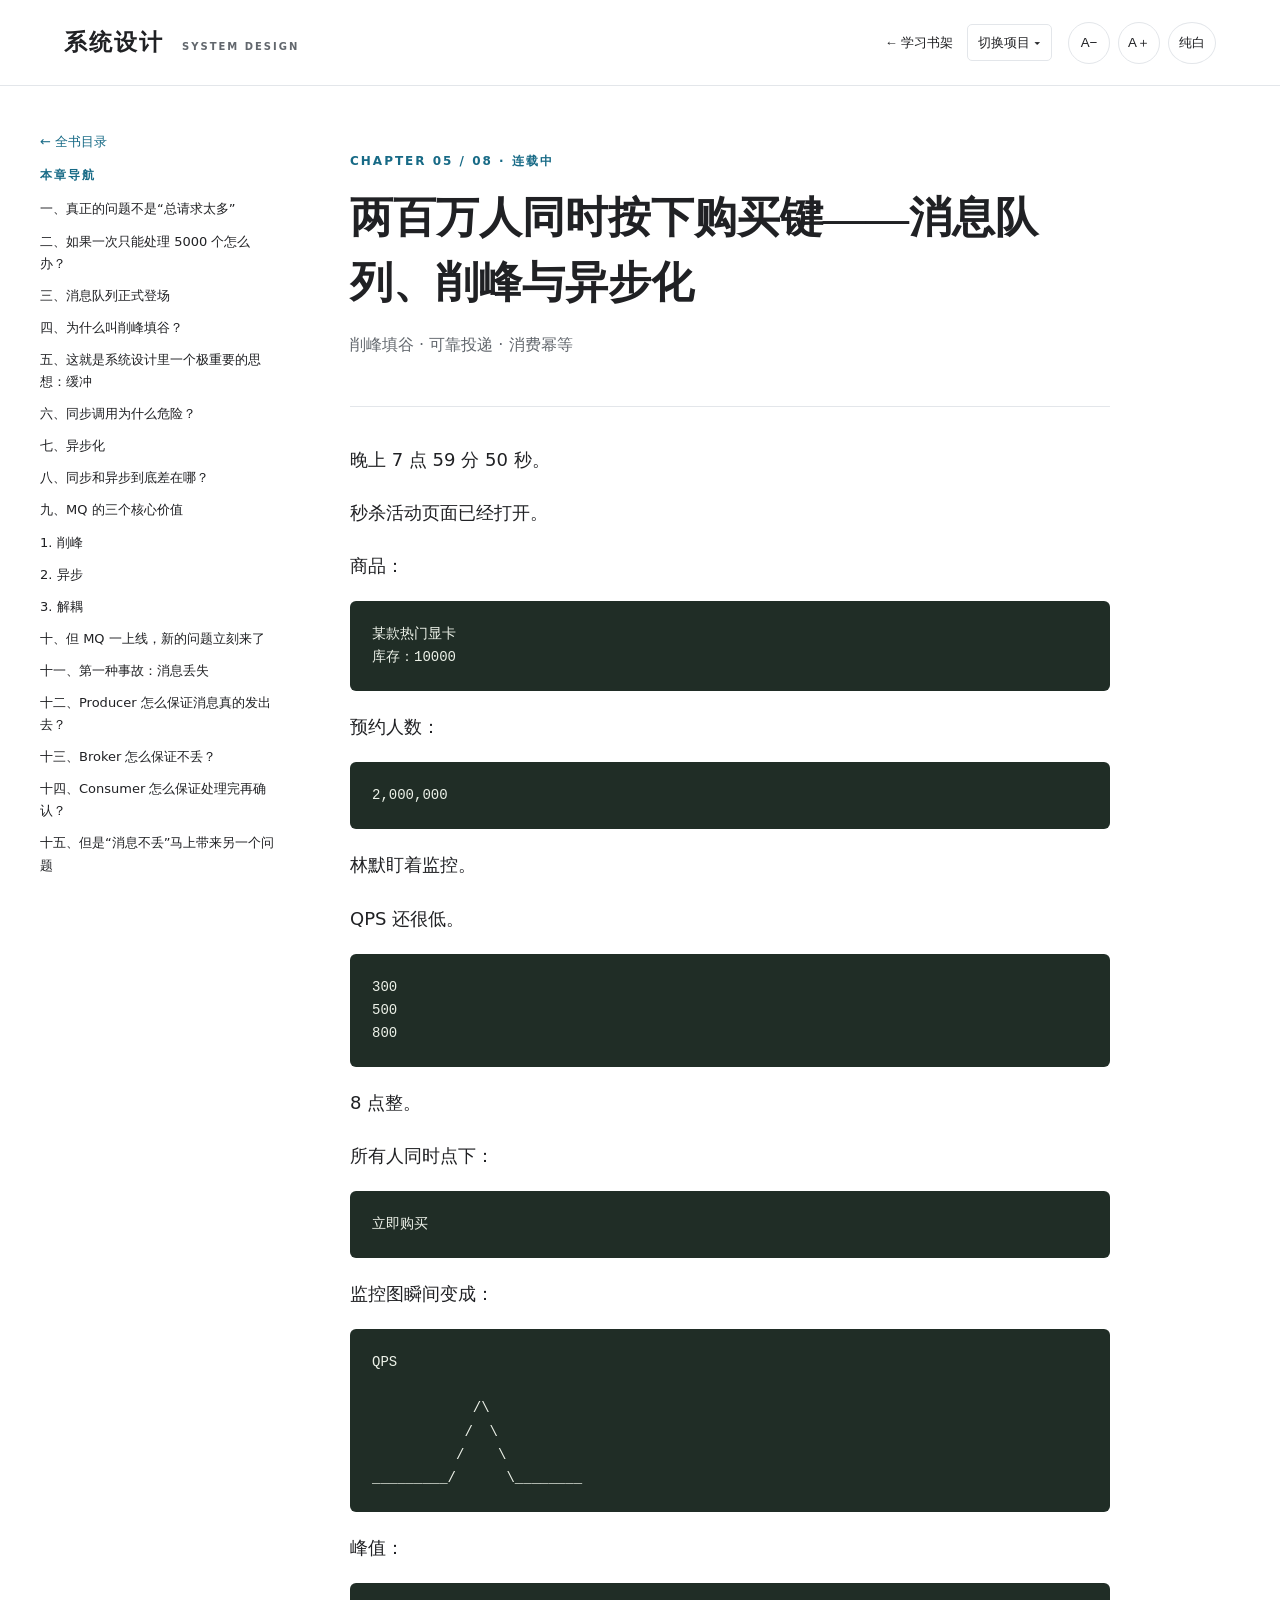
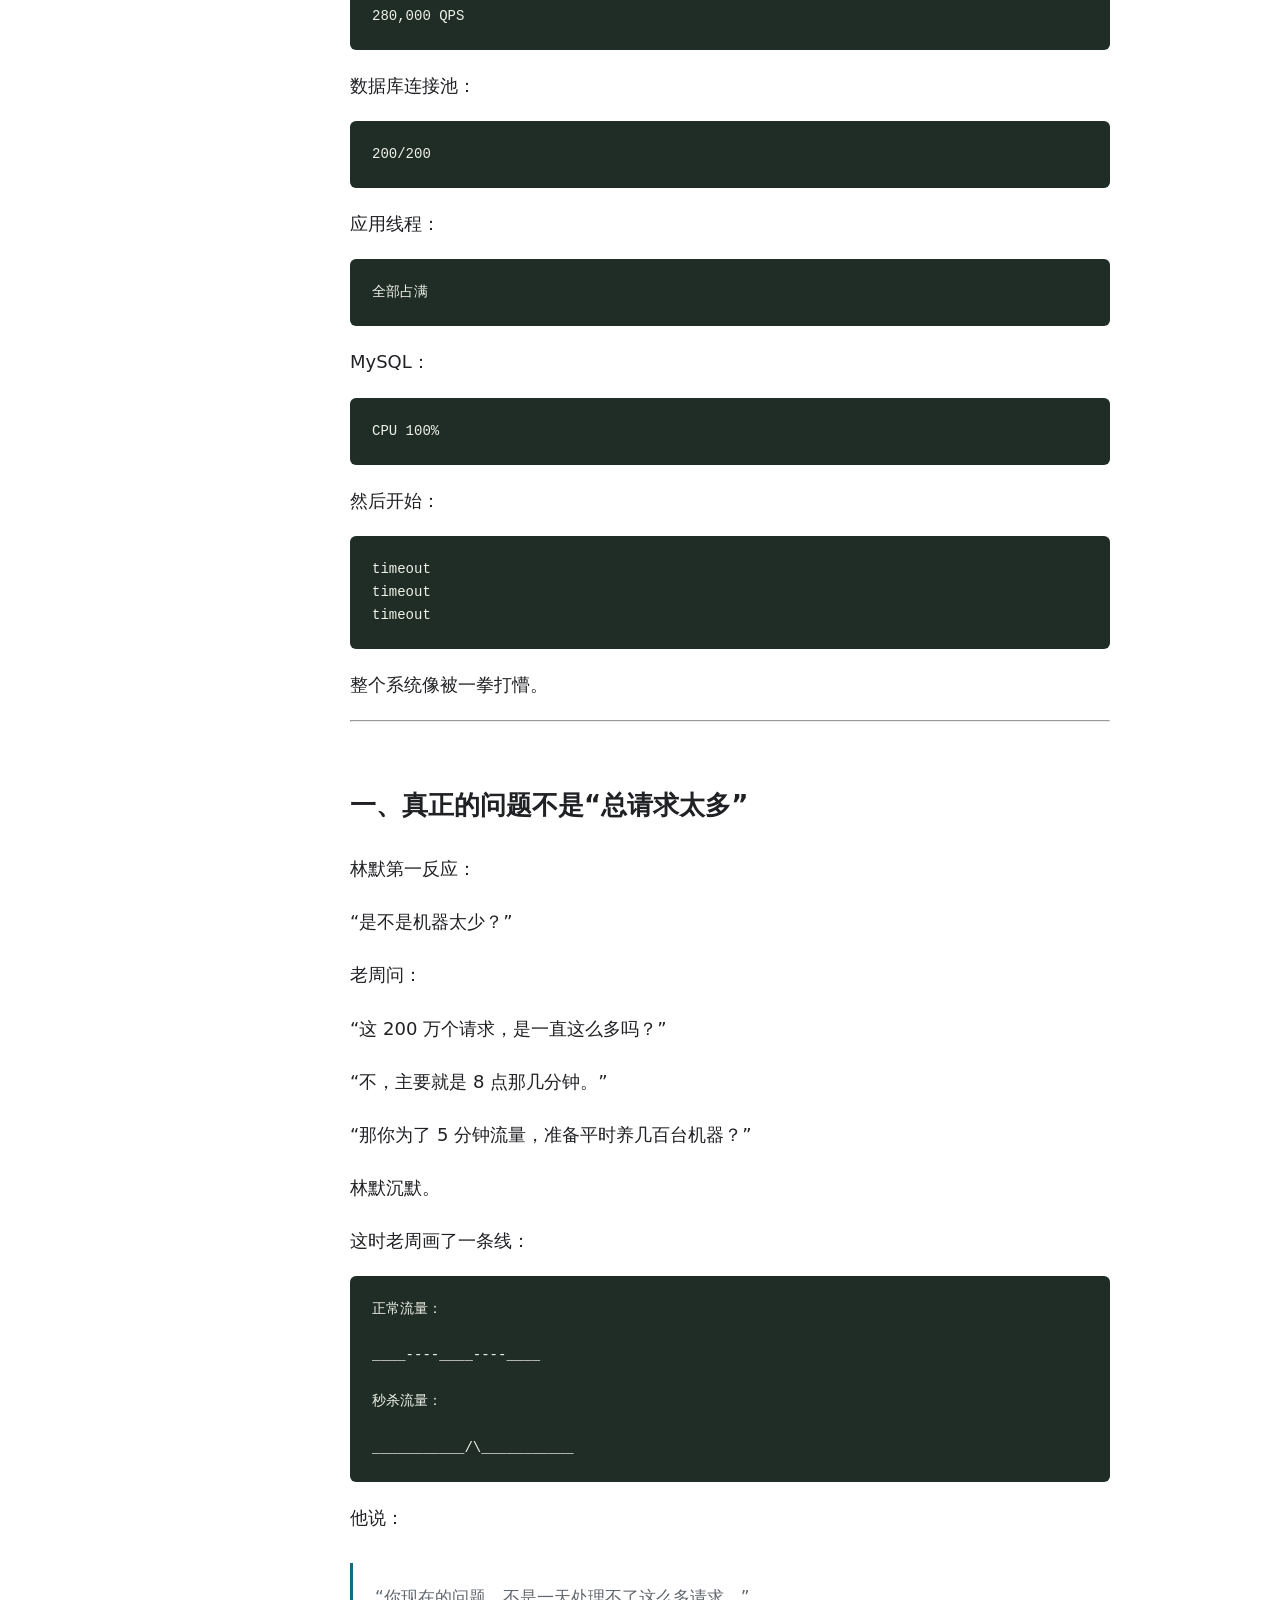
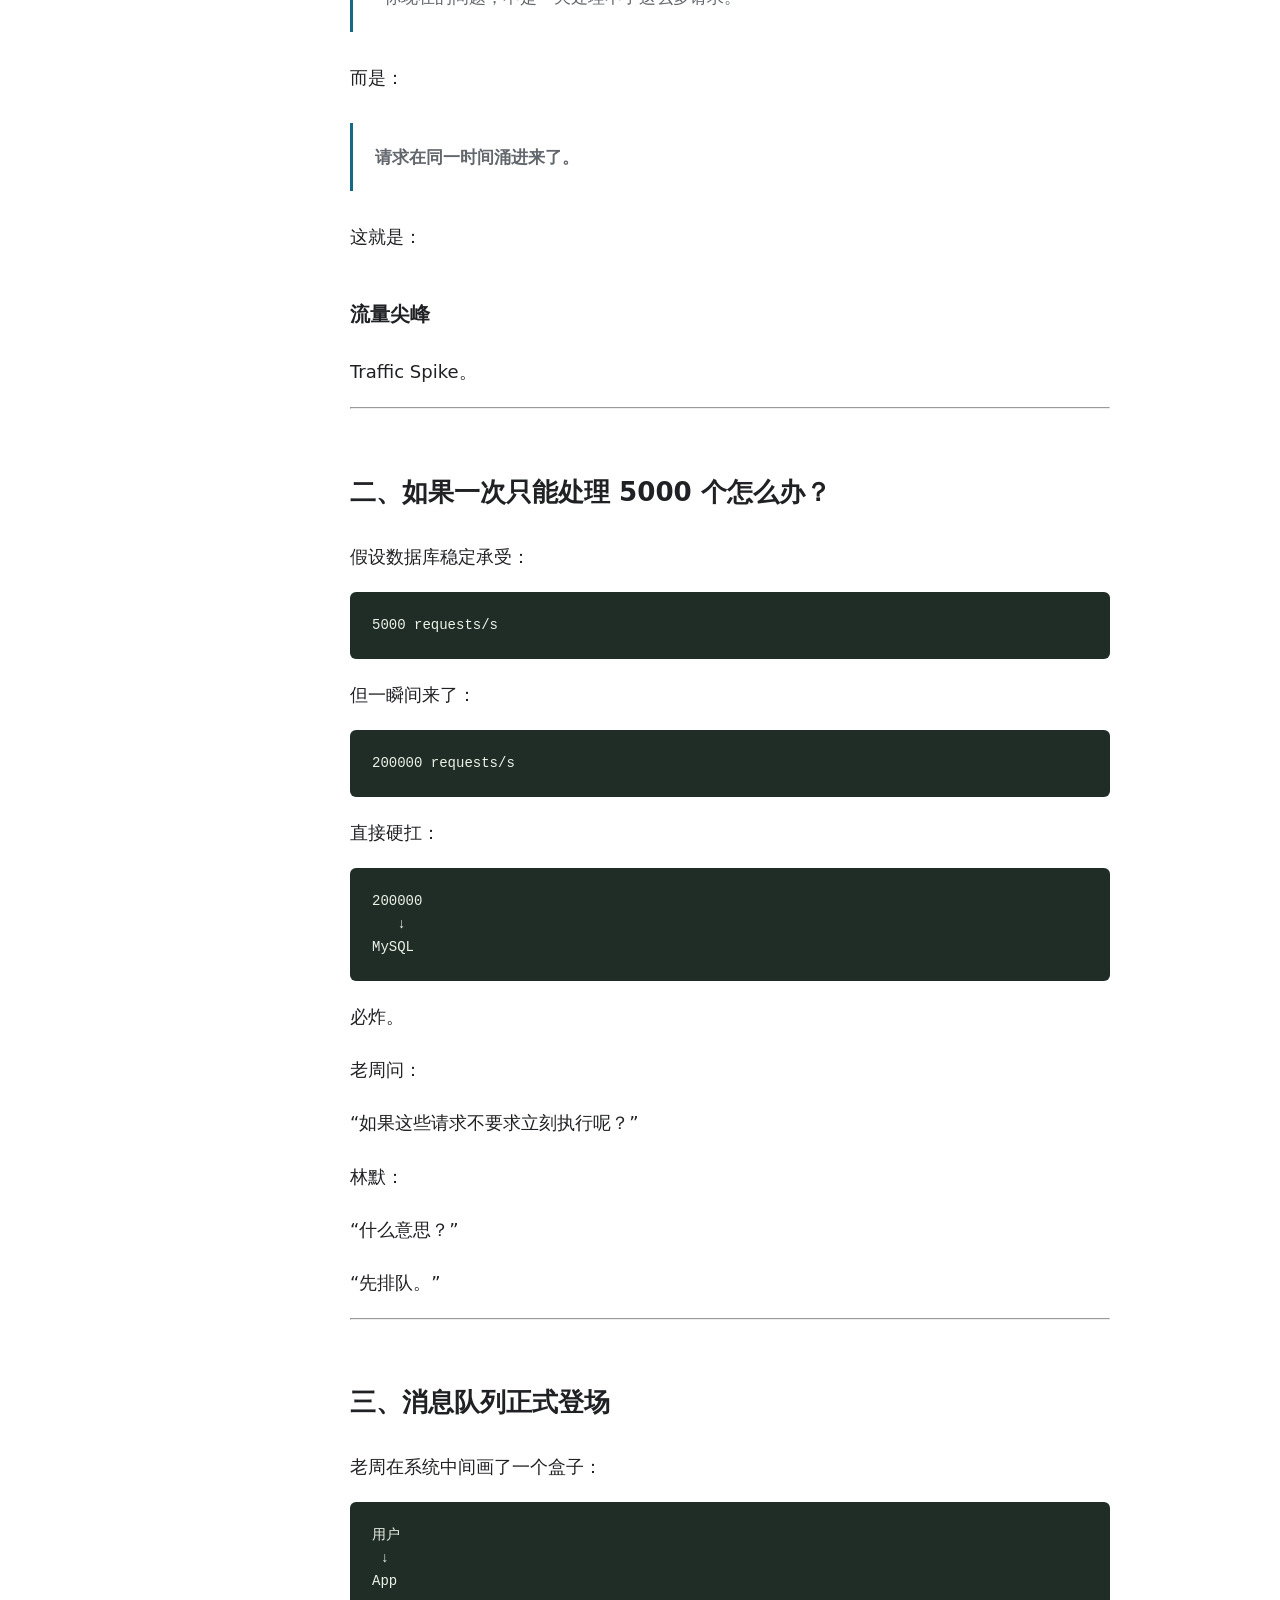
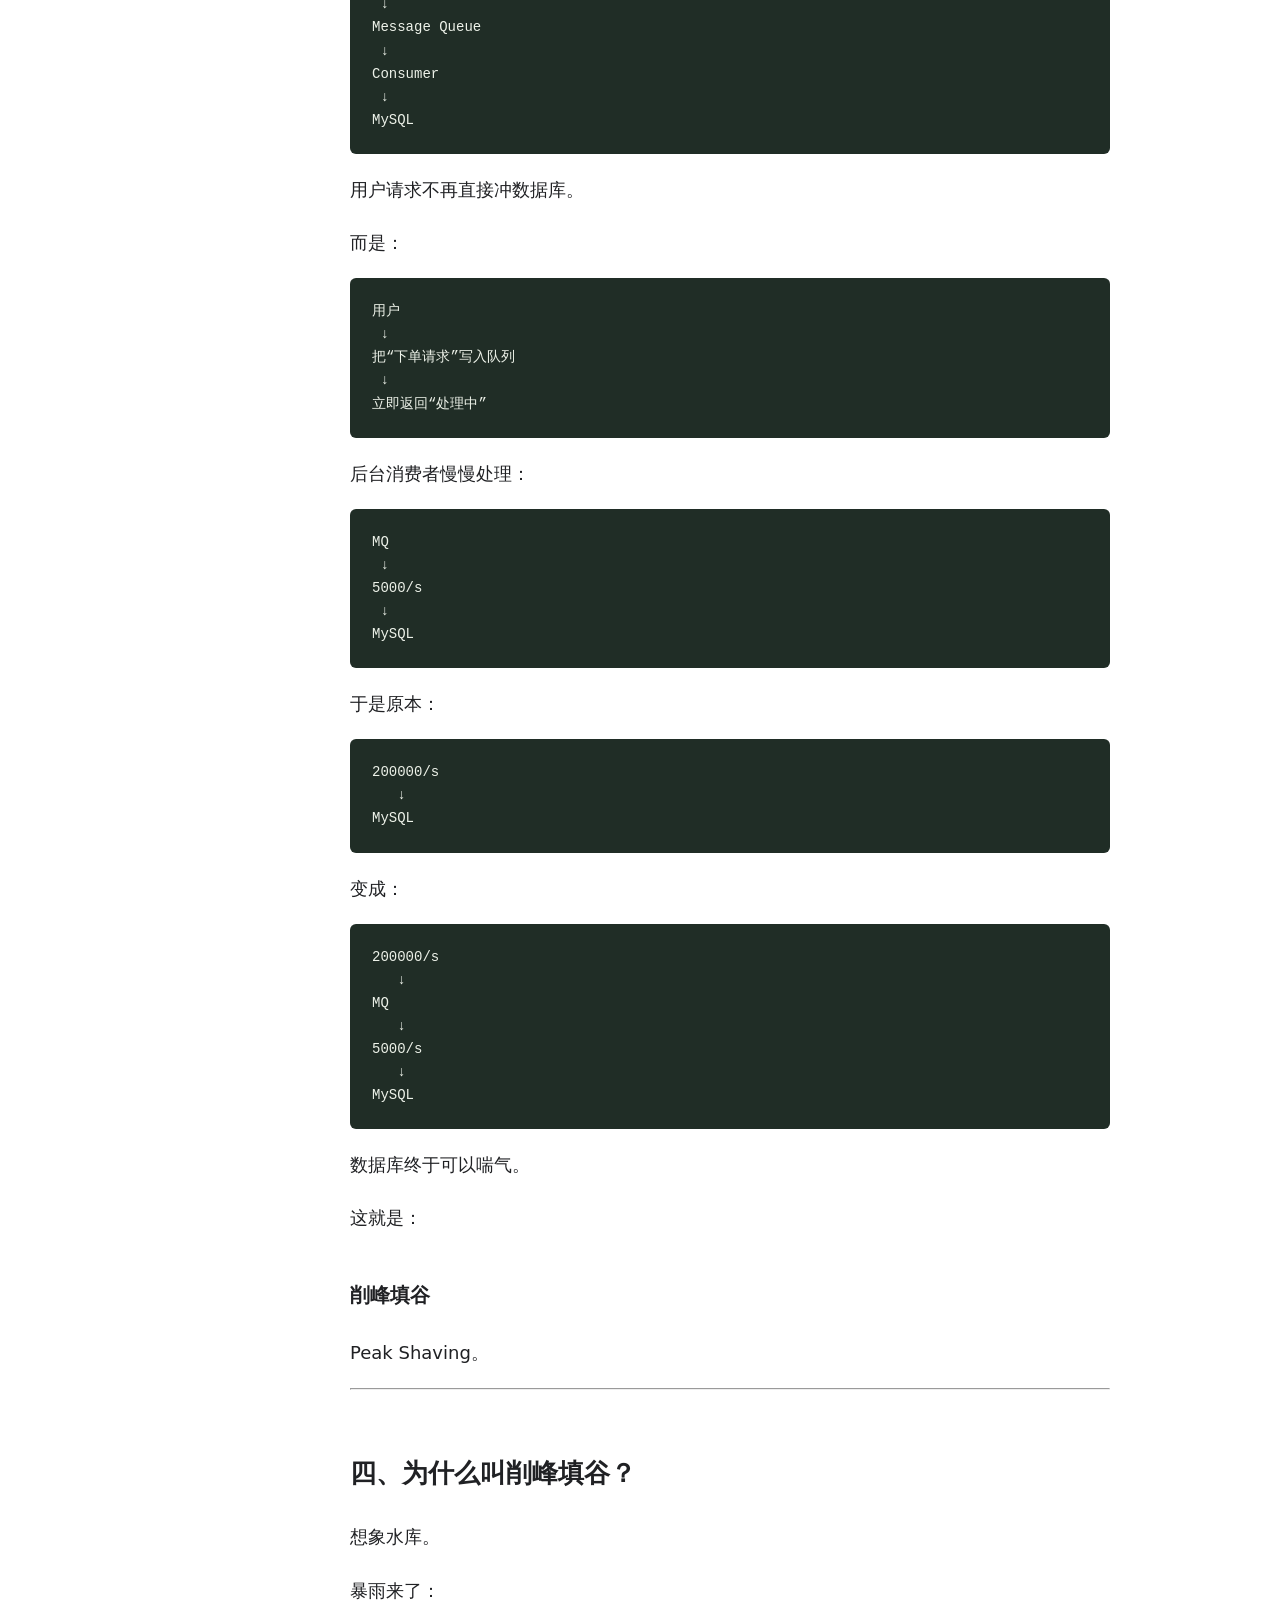
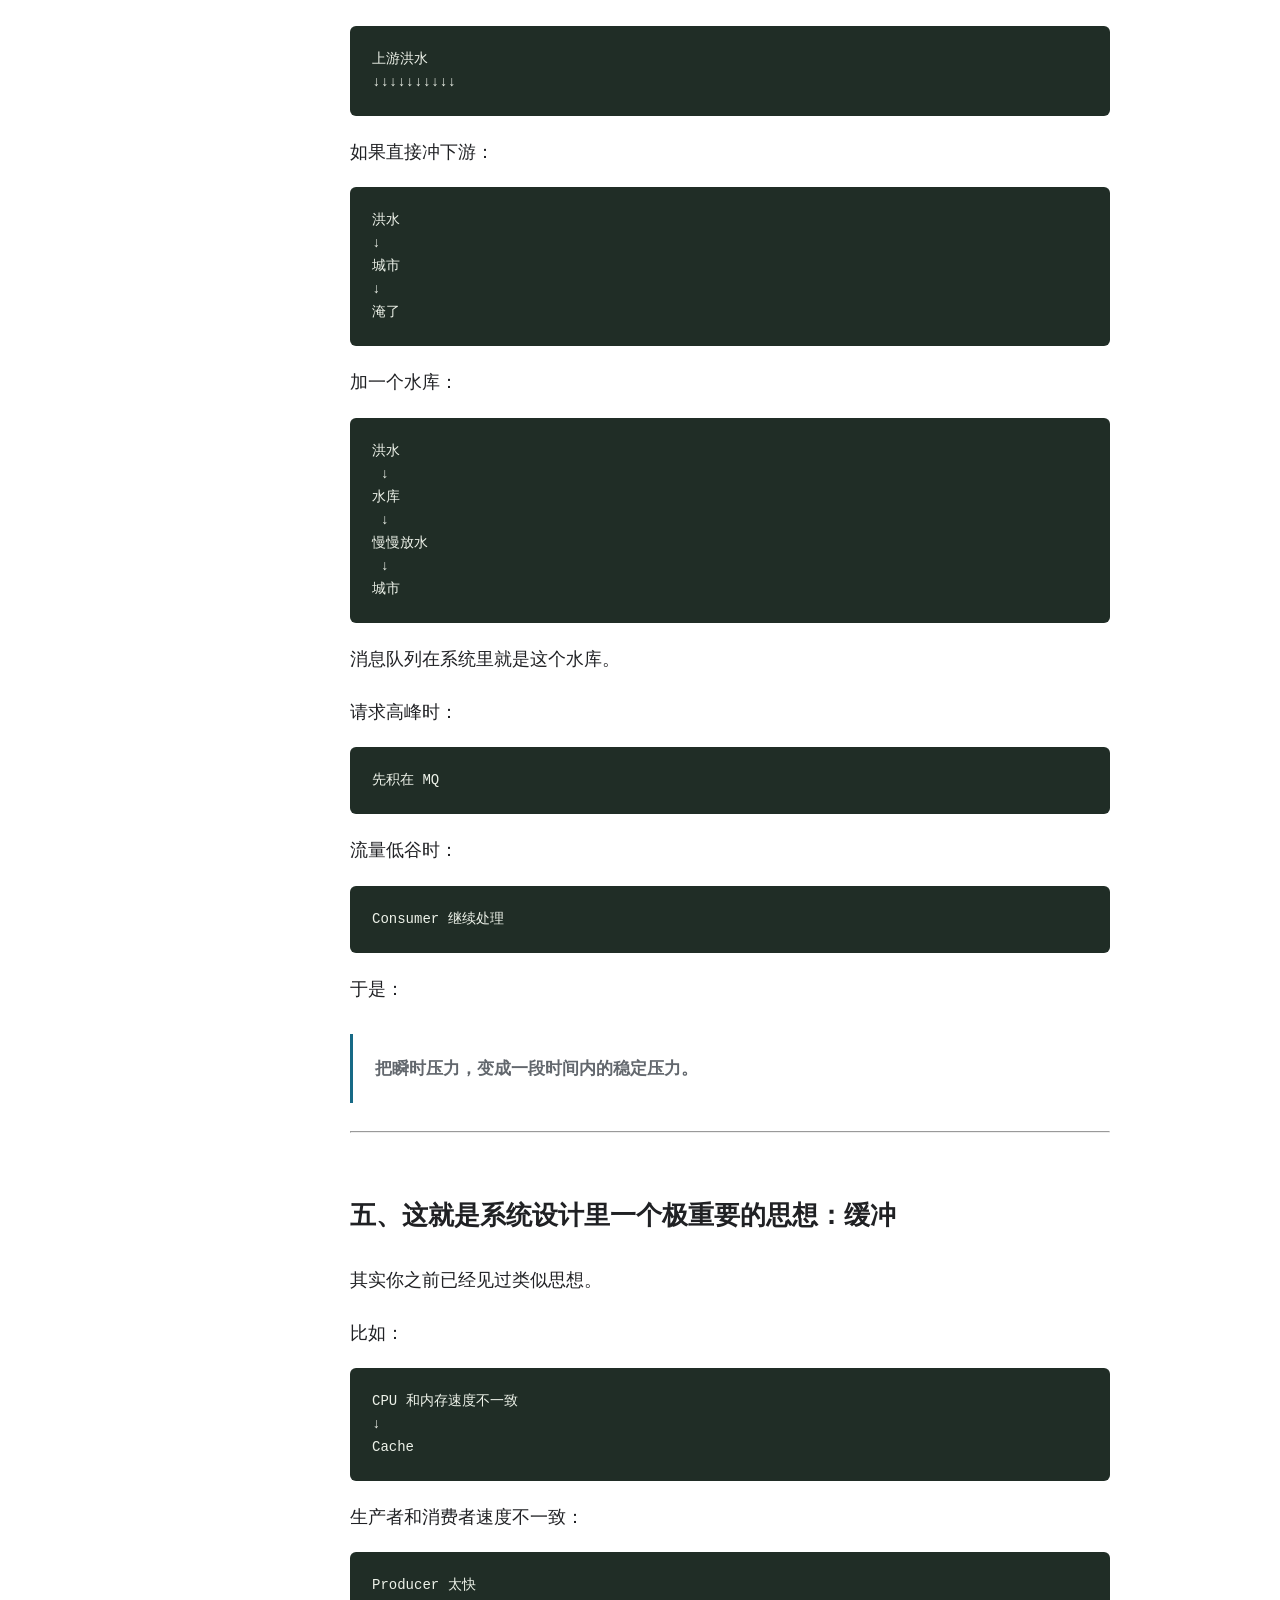
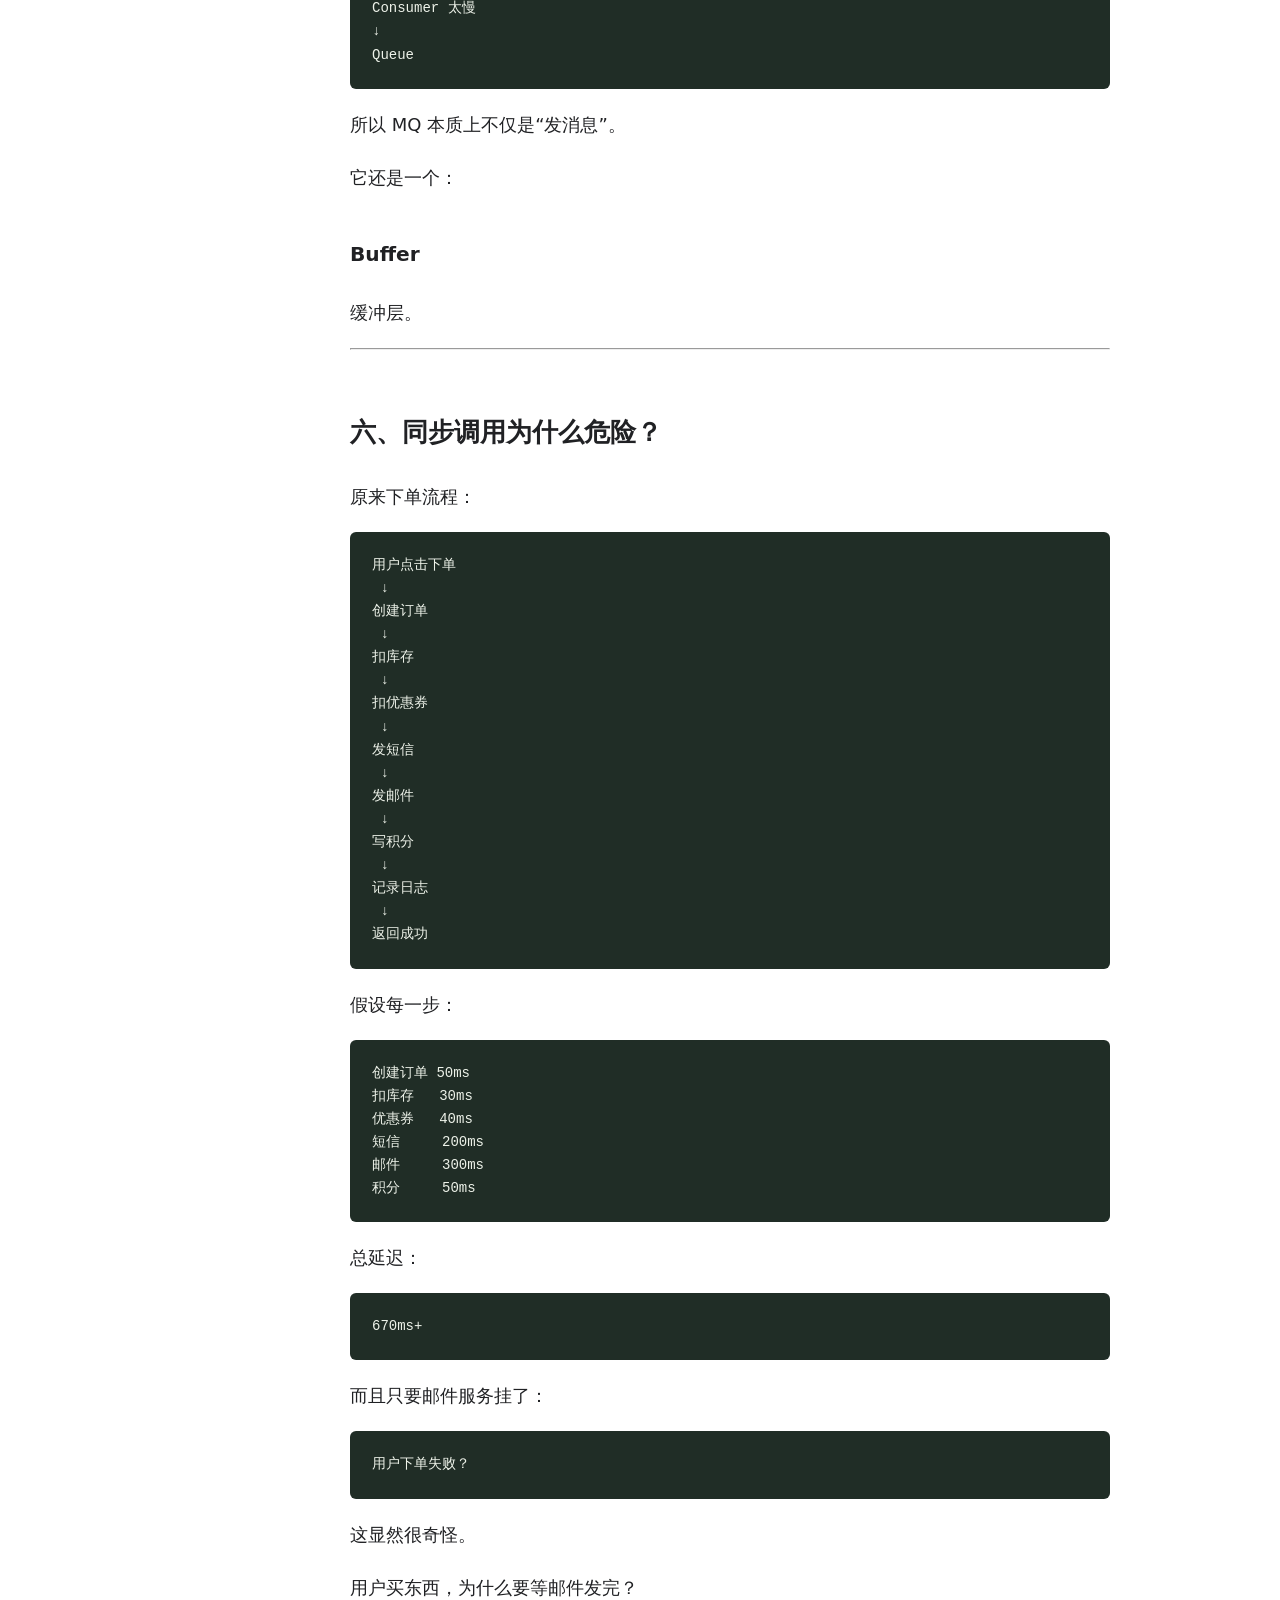
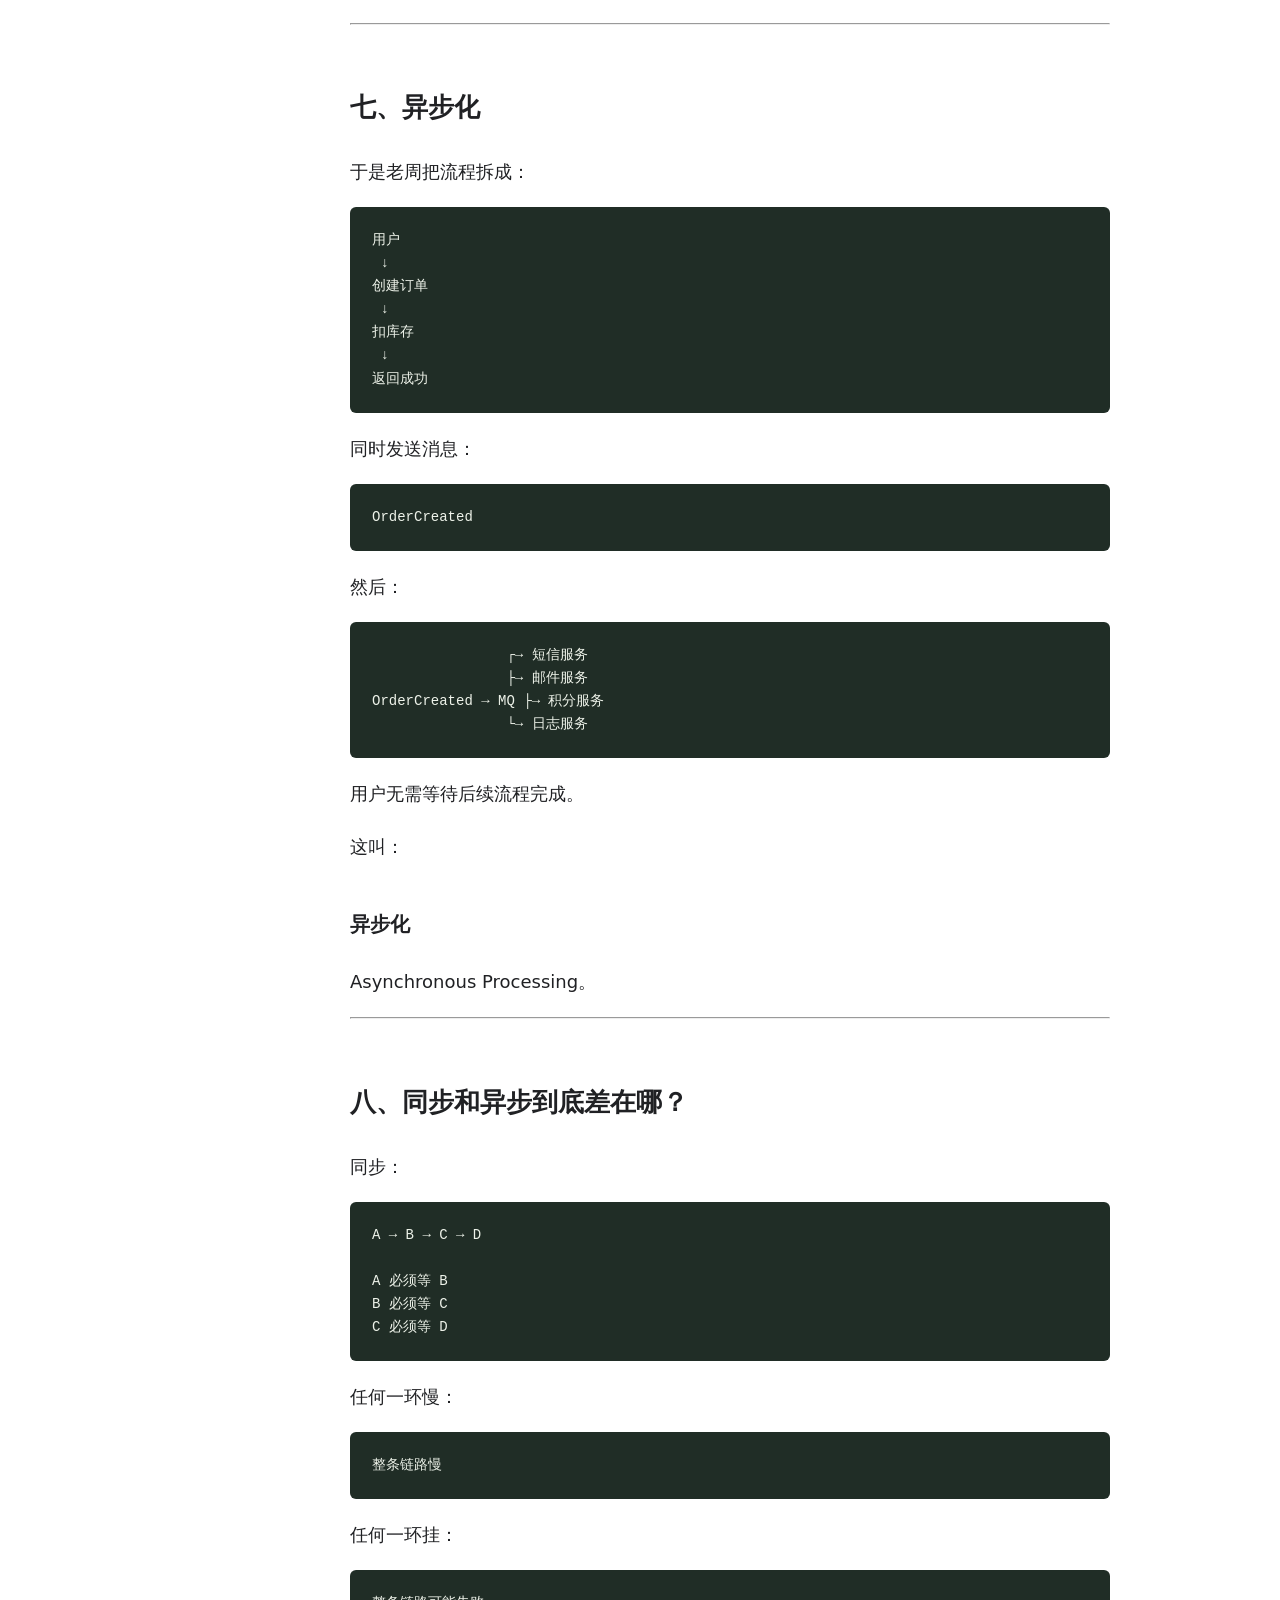
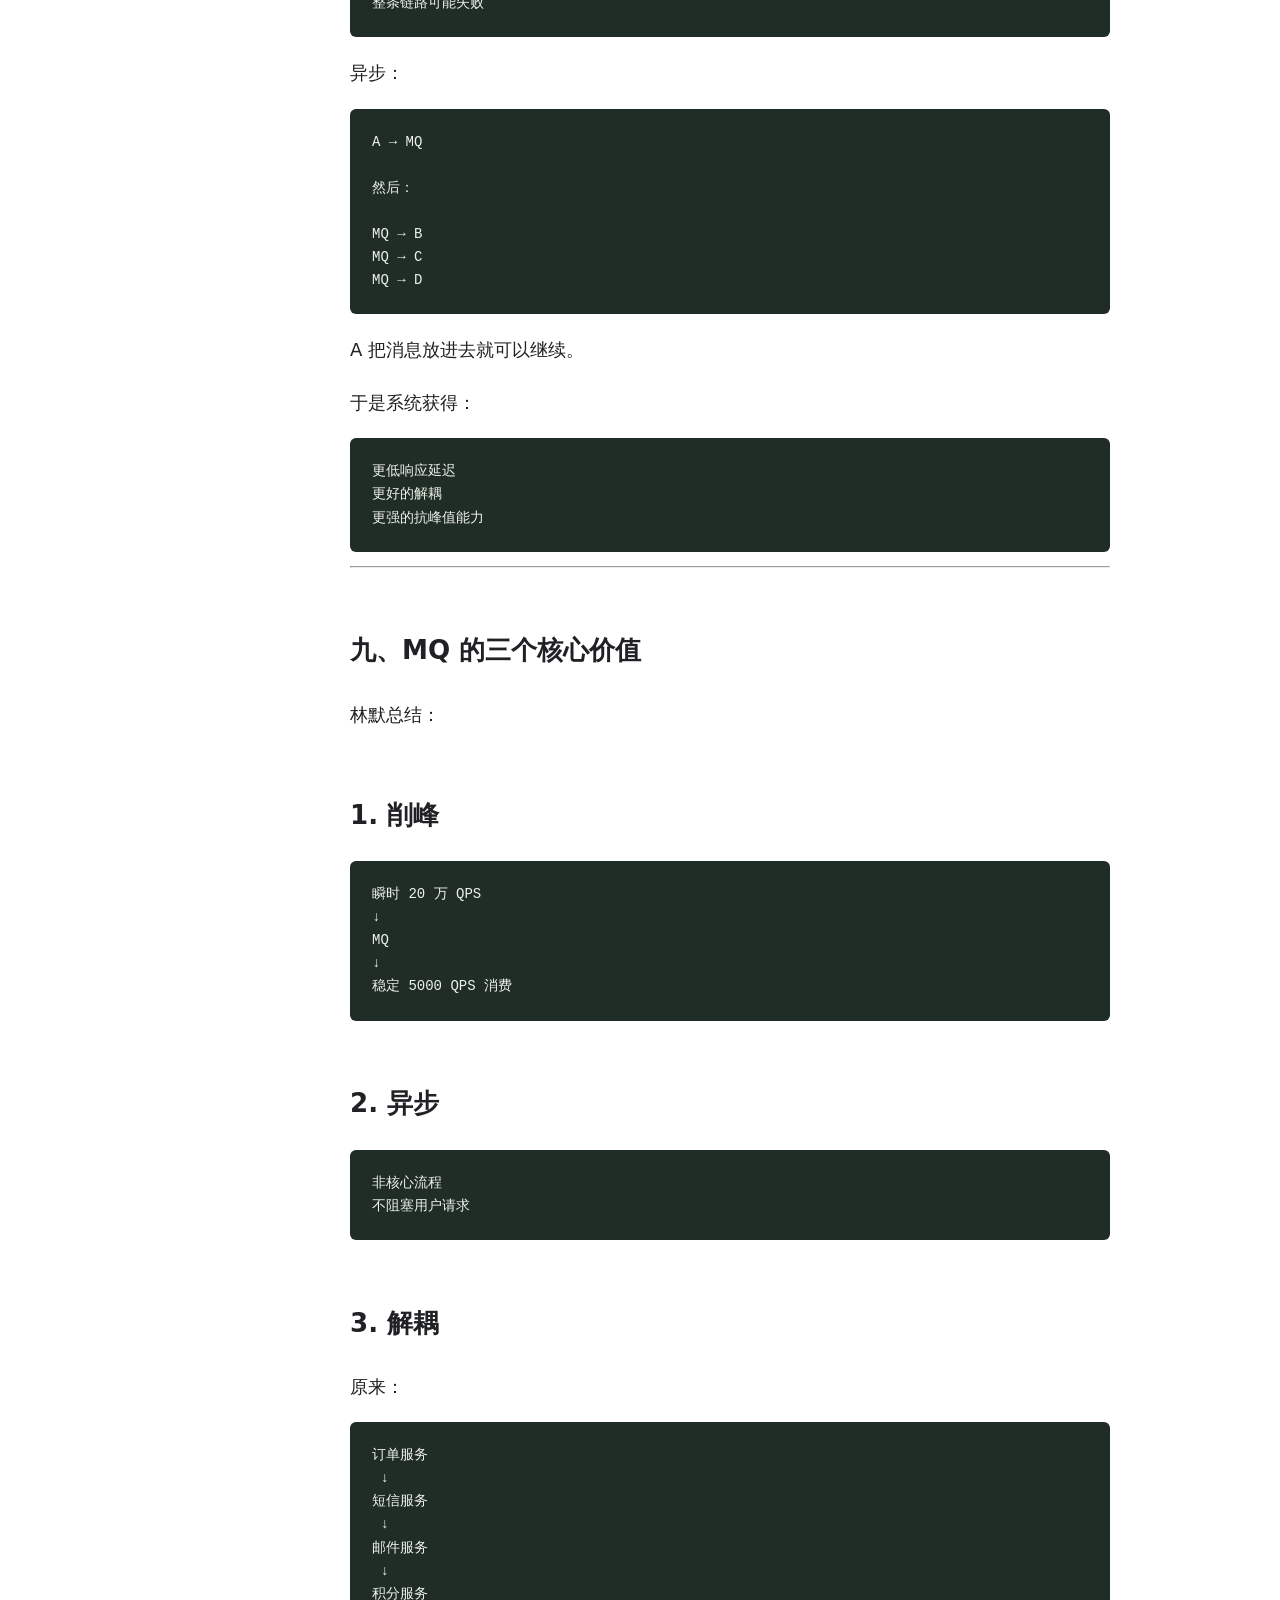
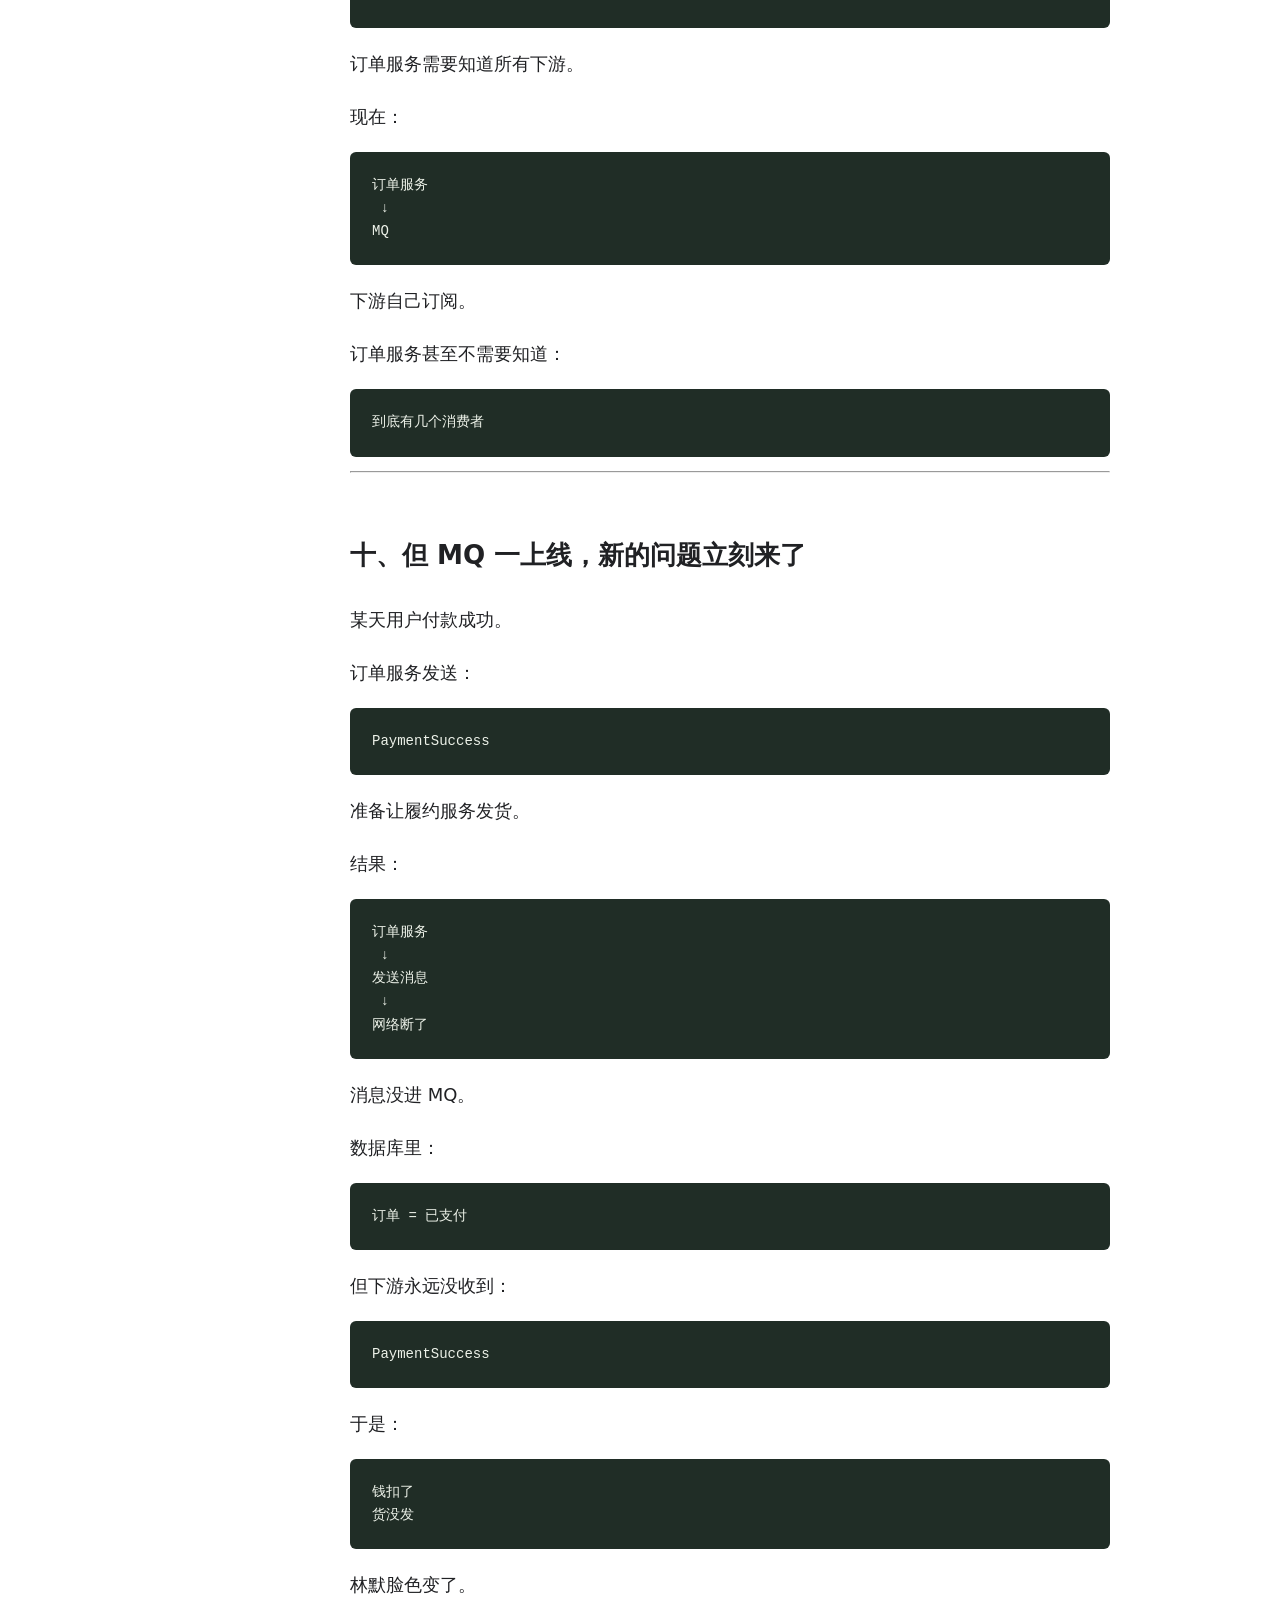
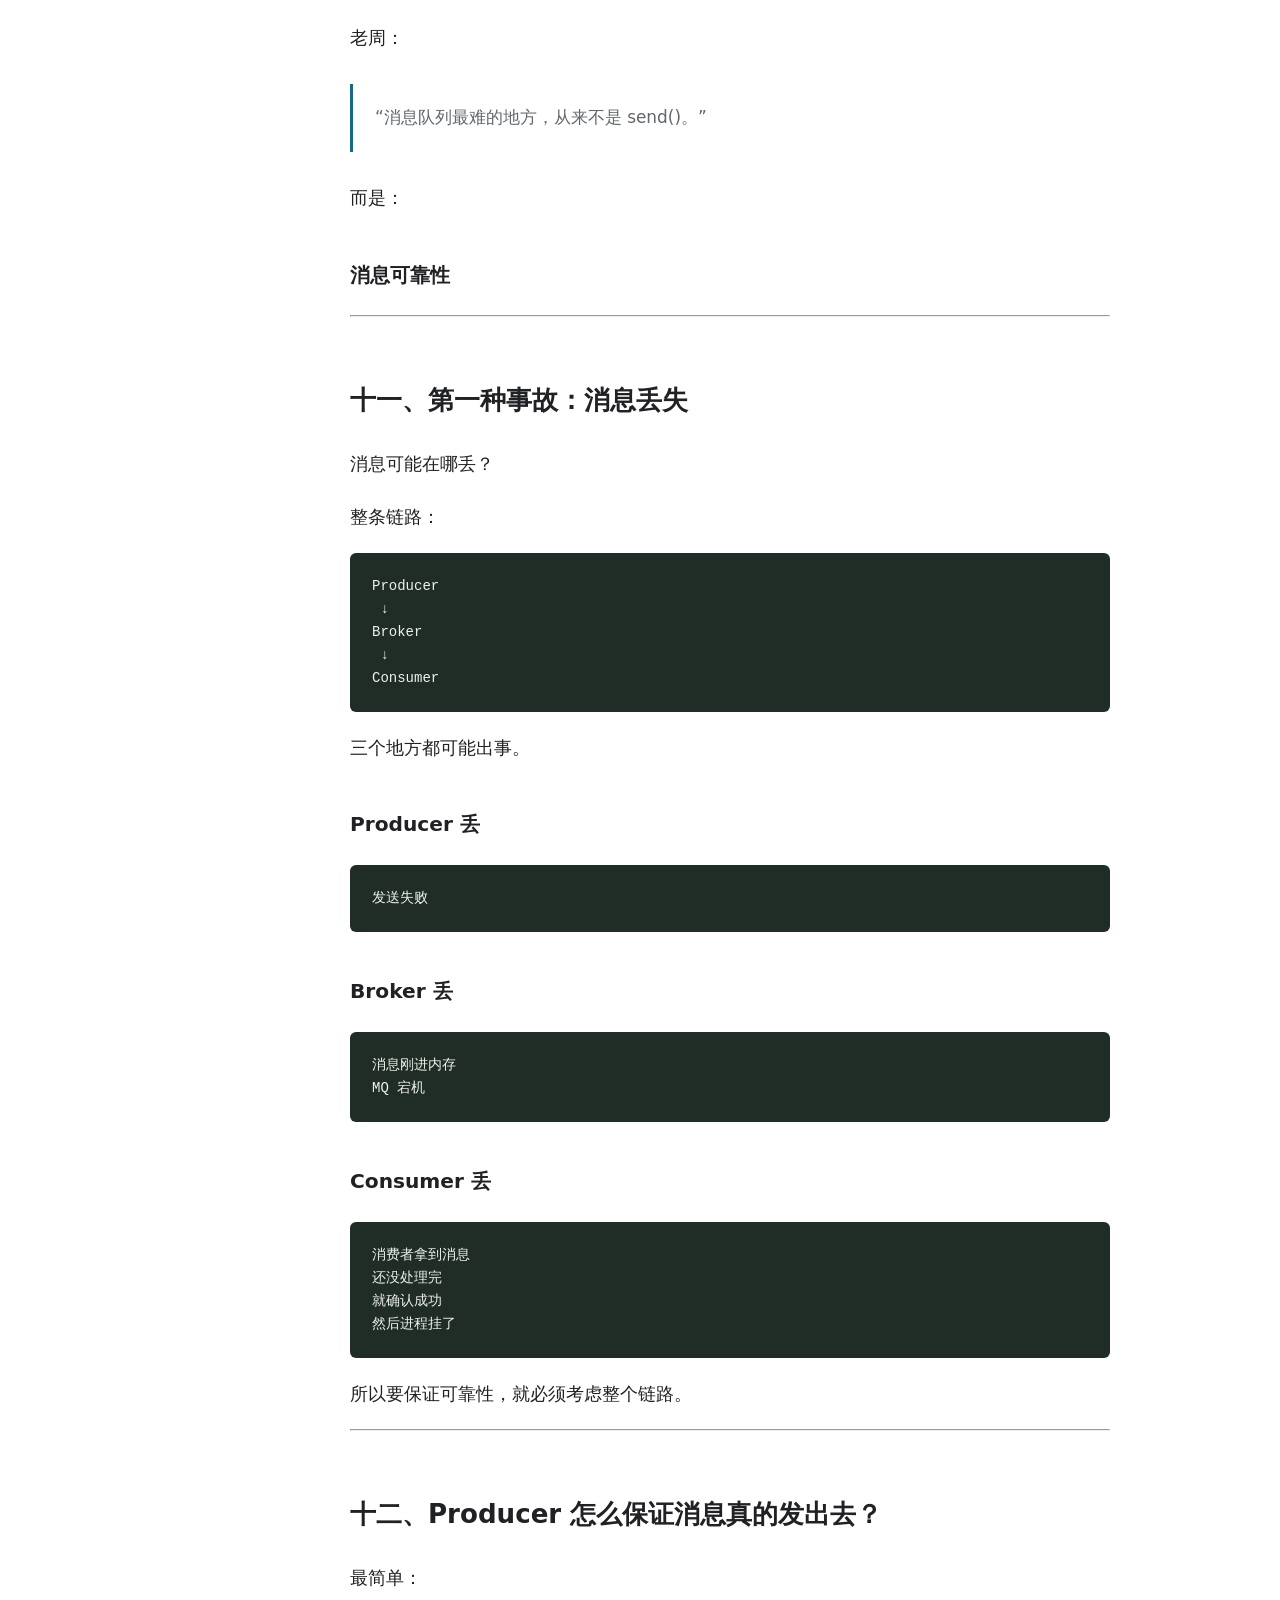
<file: docs/chapter-05.html>
<!doctype html>
<html lang="zh-CN"><head><meta charset="utf-8"><meta name="viewport" content="width=device-width, initial-scale=1"><meta name="color-scheme" content="light dark"><meta name="description" content="系统设计：从一台服务器开始。跟随林默与老周，在八章故事中理解缓存、数据库、消息队列与分布式共识。连载中，第九章待续。"><title>两百万人同时按下购买键——消息队列、削峰与异步化 · 系统设计</title><script>try{document.documentElement.dataset.theme=localStorage.getItem('reader-theme')||'white';document.documentElement.style.setProperty('--reading-size',Math.max(16,Math.min(26,Number(localStorage.getItem('reader-size'))||18))+'px')}catch(e){}</script><link rel="stylesheet" href="style.css"><link rel="stylesheet" href="shelf-nav.css"><link rel="stylesheet" href="reader.css"><script src="app.js" defer></script></head>
<body class="reading"><a class="skip" href="#main">跳到正文</a><header><a class="brand" href="index.html">系统设计<span>SYSTEM DESIGN</span></a><nav class="shelf-nav" aria-label="学习项目导航"><a class="shelf-home" href="/">← 学习书架</a><details class="shelf-switch"><summary>切换项目 ▾</summary><div class="shelf-menu"><a href="/pytorch-apprentice/">PyTorch：炼金术士的学徒</a><a href="/ai-era-reader/">AI 纪元</a><a href="/data-empire-reader/">数据帝国</a><a href="/rag-empire-reader/">RAG 帝国</a><a href="/system-design-reader/" aria-current="page">系统设计</a><a href="/online-troubleshooting-reader/">生产环境</a><a href="/coding-agent-reader/">Agent 帝国</a><a href="/interview-proof-reader/">面试官的审判</a><a href="/langchain-empire-reader/">LangChain 帝国</a></div></details></nav><div class="controls"><button id="smaller" aria-label="缩小字号" type="button">A−</button><button id="larger" aria-label="增大字号" type="button">A＋</button><button id="theme" aria-label="切换阅读背景" type="button">纯白</button></div></header>
<div class="reader-layout"><aside><a href="index.html">← 全书目录</a><p class="eyebrow">本章导航</p><div class="toc">
<ul>
<li><a href="#_1">一、真正的问题不是“总请求太多”</a></li>
<li><a href="#5000">二、如果一次只能处理 5000 个怎么办？</a></li>
<li><a href="#_3">三、消息队列正式登场</a></li>
<li><a href="#_5">四、为什么叫削峰填谷？</a></li>
<li><a href="#_6">五、这就是系统设计里一个极重要的思想：缓冲</a></li>
<li><a href="#_7">六、同步调用为什么危险？</a></li>
<li><a href="#_8">七、异步化</a></li>
<li><a href="#_10">八、同步和异步到底差在哪？</a></li>
<li><a href="#mq">九、MQ 的三个核心价值</a></li>
<li><a href="#1">1. 削峰</a></li>
<li><a href="#2">2. 异步</a></li>
<li><a href="#3">3. 解耦</a></li>
<li><a href="#mq_1">十、但 MQ 一上线，新的问题立刻来了</a></li>
<li><a href="#_12">十一、第一种事故：消息丢失</a></li>
<li><a href="#producer_1">十二、Producer 怎么保证消息真的发出去？</a></li>
<li><a href="#broker_1">十三、Broker 怎么保证不丢？</a></li>
<li><a href="#consumer_1">十四、Consumer 怎么保证处理完再确认？</a></li>
<li><a href="#_14">十五、但是“消息不丢”马上带来另一个问题</a></li>
<li><a href="#mq_2">十六、为什么很多 MQ 做不到“绝对只消费一次”？</a></li>
<li><a href="#_17">十七、什么叫幂等？</a></li>
<li><a href="#_18">十八、如何做消费幂等？</a></li>
<li><a href="#_20">十九、数据库唯一索引也能做幂等</a></li>
<li><a href="#_21">二十、消息顺序又出问题了</a></li>
<li><a href="#_23">二十一、顺序消息怎么做？</a></li>
<li><a href="#kafka-partition">二十二、Kafka 为什么总提 Partition？</a></li>
<li><a href="#rabbitmq-kafka">二十三、RabbitMQ 和 Kafka 怎么理解？</a></li>
<li><a href="#_26">二十四、然后消息开始积压</a></li>
<li><a href="#_28">二十五、消息积压怎么办？</a></li>
<li><a href="#_29">二十六、这引出了背压</a></li>
<li><a href="#mq_3">二十七、MQ 不能创造吞吐量</a></li>
<li><a href="#_30">二十八、最难的问题来了：数据库成功，消息发送失败</a></li>
<li><a href="#outbox-pattern">二十九、Outbox Pattern</a></li>
<li><a href="#_32">三十、为什么这个方案靠谱？</a></li>
<li><a href="#_33">三十一、最终一致性再次出现</a></li>
<li><a href="#_35">三十二、回到秒杀</a></li>
<li><a href="#redis">三十三、但是为什么先扣 Redis 库存？</a></li>
<li><a href="#_36">三十四、为什么必须“原子扣库存”？</a></li>
<li><a href="#_37">三十五、系统现在已经非常像一个真正的大型系统</a></li>
<li><a href="#_38">第五章结束</a></li>
</ul>
</div>
</aside><main id="main"><div class="chapter-heading"><p class="eyebrow">CHAPTER 05 / 08 · 连载中</p><h1>两百万人同时按下购买键——消息队列、削峰与异步化</h1><p>削峰填谷 · 可靠投递 · 消费幂等</p></div><details class="mobile-toc"><summary>展开本章目录</summary><div class="toc">
<ul>
<li><a href="#_1">一、真正的问题不是“总请求太多”</a></li>
<li><a href="#5000">二、如果一次只能处理 5000 个怎么办？</a></li>
<li><a href="#_3">三、消息队列正式登场</a></li>
<li><a href="#_5">四、为什么叫削峰填谷？</a></li>
<li><a href="#_6">五、这就是系统设计里一个极重要的思想：缓冲</a></li>
<li><a href="#_7">六、同步调用为什么危险？</a></li>
<li><a href="#_8">七、异步化</a></li>
<li><a href="#_10">八、同步和异步到底差在哪？</a></li>
<li><a href="#mq">九、MQ 的三个核心价值</a></li>
<li><a href="#1">1. 削峰</a></li>
<li><a href="#2">2. 异步</a></li>
<li><a href="#3">3. 解耦</a></li>
<li><a href="#mq_1">十、但 MQ 一上线，新的问题立刻来了</a></li>
<li><a href="#_12">十一、第一种事故：消息丢失</a></li>
<li><a href="#producer_1">十二、Producer 怎么保证消息真的发出去？</a></li>
<li><a href="#broker_1">十三、Broker 怎么保证不丢？</a></li>
<li><a href="#consumer_1">十四、Consumer 怎么保证处理完再确认？</a></li>
<li><a href="#_14">十五、但是“消息不丢”马上带来另一个问题</a></li>
<li><a href="#mq_2">十六、为什么很多 MQ 做不到“绝对只消费一次”？</a></li>
<li><a href="#_17">十七、什么叫幂等？</a></li>
<li><a href="#_18">十八、如何做消费幂等？</a></li>
<li><a href="#_20">十九、数据库唯一索引也能做幂等</a></li>
<li><a href="#_21">二十、消息顺序又出问题了</a></li>
<li><a href="#_23">二十一、顺序消息怎么做？</a></li>
<li><a href="#kafka-partition">二十二、Kafka 为什么总提 Partition？</a></li>
<li><a href="#rabbitmq-kafka">二十三、RabbitMQ 和 Kafka 怎么理解？</a></li>
<li><a href="#_26">二十四、然后消息开始积压</a></li>
<li><a href="#_28">二十五、消息积压怎么办？</a></li>
<li><a href="#_29">二十六、这引出了背压</a></li>
<li><a href="#mq_3">二十七、MQ 不能创造吞吐量</a></li>
<li><a href="#_30">二十八、最难的问题来了：数据库成功，消息发送失败</a></li>
<li><a href="#outbox-pattern">二十九、Outbox Pattern</a></li>
<li><a href="#_32">三十、为什么这个方案靠谱？</a></li>
<li><a href="#_33">三十一、最终一致性再次出现</a></li>
<li><a href="#_35">三十二、回到秒杀</a></li>
<li><a href="#redis">三十三、但是为什么先扣 Redis 库存？</a></li>
<li><a href="#_36">三十四、为什么必须“原子扣库存”？</a></li>
<li><a href="#_37">三十五、系统现在已经非常像一个真正的大型系统</a></li>
<li><a href="#_38">第五章结束</a></li>
</ul>
</div>
</details><article><p>晚上 7 点 59 分 50 秒。</p>
<p>秒杀活动页面已经打开。</p>
<p>商品：</p>
<pre><code class="language-text">某款热门显卡
库存：10000
</code></pre>
<p>预约人数：</p>
<pre><code class="language-text">2,000,000
</code></pre>
<p>林默盯着监控。</p>
<p>QPS 还很低。</p>
<pre><code class="language-text">300
500
800
</code></pre>
<p>8 点整。</p>
<p>所有人同时点下：</p>
<pre><code class="language-text">立即购买
</code></pre>
<p>监控图瞬间变成：</p>
<pre><code class="language-text">QPS

            /\
           /  \
          /    \
_________/      \________
</code></pre>
<p>峰值：</p>
<pre><code class="language-text">280,000 QPS
</code></pre>
<p>数据库连接池：</p>
<pre><code class="language-text">200/200
</code></pre>
<p>应用线程：</p>
<pre><code class="language-text">全部占满
</code></pre>
<p>MySQL：</p>
<pre><code class="language-text">CPU 100%
</code></pre>
<p>然后开始：</p>
<pre><code class="language-text">timeout
timeout
timeout
</code></pre>
<p>整个系统像被一拳打懵。</p>
<hr />
<h2 id="_1">一、真正的问题不是“总请求太多”</h2>
<p>林默第一反应：</p>
<p>“是不是机器太少？”</p>
<p>老周问：</p>
<p>“这 200 万个请求，是一直这么多吗？”</p>
<p>“不，主要就是 8 点那几分钟。”</p>
<p>“那你为了 5 分钟流量，准备平时养几百台机器？”</p>
<p>林默沉默。</p>
<p>这时老周画了一条线：</p>
<pre><code class="language-text">正常流量：

____----____----____

秒杀流量：

___________/\___________
</code></pre>
<p>他说：</p>
<blockquote>
<p>“你现在的问题，不是一天处理不了这么多请求。”</p>
</blockquote>
<p>而是：</p>
<blockquote>
<p><strong>请求在同一时间涌进来了。</strong></p>
</blockquote>
<p>这就是：</p>
<h3 id="_2">流量尖峰</h3>
<p>Traffic Spike。</p>
<hr />
<h2 id="5000">二、如果一次只能处理 5000 个怎么办？</h2>
<p>假设数据库稳定承受：</p>
<pre><code class="language-text">5000 requests/s
</code></pre>
<p>但一瞬间来了：</p>
<pre><code class="language-text">200000 requests/s
</code></pre>
<p>直接硬扛：</p>
<pre><code class="language-text">200000
   ↓
MySQL
</code></pre>
<p>必炸。</p>
<p>老周问：</p>
<p>“如果这些请求不要求立刻执行呢？”</p>
<p>林默：</p>
<p>“什么意思？”</p>
<p>“先排队。”</p>
<hr />
<h2 id="_3">三、消息队列正式登场</h2>
<p>老周在系统中间画了一个盒子：</p>
<pre><code class="language-text">用户
 ↓
App
 ↓
Message Queue
 ↓
Consumer
 ↓
MySQL
</code></pre>
<p>用户请求不再直接冲数据库。</p>
<p>而是：</p>
<pre><code class="language-text">用户
 ↓
把“下单请求”写入队列
 ↓
立即返回“处理中”
</code></pre>
<p>后台消费者慢慢处理：</p>
<pre><code class="language-text">MQ
 ↓
5000/s
 ↓
MySQL
</code></pre>
<p>于是原本：</p>
<pre><code class="language-text">200000/s
   ↓
MySQL
</code></pre>
<p>变成：</p>
<pre><code class="language-text">200000/s
   ↓
MQ
   ↓
5000/s
   ↓
MySQL
</code></pre>
<p>数据库终于可以喘气。</p>
<p>这就是：</p>
<h3 id="_4">削峰填谷</h3>
<p>Peak Shaving。</p>
<hr />
<h2 id="_5">四、为什么叫削峰填谷？</h2>
<p>想象水库。</p>
<p>暴雨来了：</p>
<pre><code class="language-text">上游洪水
↓↓↓↓↓↓↓↓↓↓
</code></pre>
<p>如果直接冲下游：</p>
<pre><code class="language-text">洪水
↓
城市
↓
淹了
</code></pre>
<p>加一个水库：</p>
<pre><code class="language-text">洪水
 ↓
水库
 ↓
慢慢放水
 ↓
城市
</code></pre>
<p>消息队列在系统里就是这个水库。</p>
<p>请求高峰时：</p>
<pre><code class="language-text">先积在 MQ
</code></pre>
<p>流量低谷时：</p>
<pre><code class="language-text">Consumer 继续处理
</code></pre>
<p>于是：</p>
<blockquote>
<p><strong>把瞬时压力，变成一段时间内的稳定压力。</strong></p>
</blockquote>
<hr />
<h2 id="_6">五、这就是系统设计里一个极重要的思想：缓冲</h2>
<p>其实你之前已经见过类似思想。</p>
<p>比如：</p>
<pre><code class="language-text">CPU 和内存速度不一致
↓
Cache
</code></pre>
<p>生产者和消费者速度不一致：</p>
<pre><code class="language-text">Producer 太快
Consumer 太慢
↓
Queue
</code></pre>
<p>所以 MQ 本质上不仅是“发消息”。</p>
<p>它还是一个：</p>
<h3 id="buffer">Buffer</h3>
<p>缓冲层。</p>
<hr />
<h2 id="_7">六、同步调用为什么危险？</h2>
<p>原来下单流程：</p>
<pre><code class="language-text">用户点击下单
 ↓
创建订单
 ↓
扣库存
 ↓
扣优惠券
 ↓
发短信
 ↓
发邮件
 ↓
写积分
 ↓
记录日志
 ↓
返回成功
</code></pre>
<p>假设每一步：</p>
<pre><code class="language-text">创建订单 50ms
扣库存   30ms
优惠券   40ms
短信     200ms
邮件     300ms
积分     50ms
</code></pre>
<p>总延迟：</p>
<pre><code class="language-text">670ms+
</code></pre>
<p>而且只要邮件服务挂了：</p>
<pre><code class="language-text">用户下单失败？
</code></pre>
<p>这显然很奇怪。</p>
<p>用户买东西，为什么要等邮件发完？</p>
<hr />
<h2 id="_8">七、异步化</h2>
<p>于是老周把流程拆成：</p>
<pre><code class="language-text">用户
 ↓
创建订单
 ↓
扣库存
 ↓
返回成功
</code></pre>
<p>同时发送消息：</p>
<pre><code class="language-text">OrderCreated
</code></pre>
<p>然后：</p>
<pre><code class="language-text">                ┌→ 短信服务
                ├→ 邮件服务
OrderCreated → MQ ├→ 积分服务
                └→ 日志服务
</code></pre>
<p>用户无需等待后续流程完成。</p>
<p>这叫：</p>
<h3 id="_9">异步化</h3>
<p>Asynchronous Processing。</p>
<hr />
<h2 id="_10">八、同步和异步到底差在哪？</h2>
<p>同步：</p>
<pre><code class="language-text">A → B → C → D

A 必须等 B
B 必须等 C
C 必须等 D
</code></pre>
<p>任何一环慢：</p>
<pre><code class="language-text">整条链路慢
</code></pre>
<p>任何一环挂：</p>
<pre><code class="language-text">整条链路可能失败
</code></pre>
<p>异步：</p>
<pre><code class="language-text">A → MQ

然后：

MQ → B
MQ → C
MQ → D
</code></pre>
<p>A 把消息放进去就可以继续。</p>
<p>于是系统获得：</p>
<pre><code class="language-text">更低响应延迟
更好的解耦
更强的抗峰值能力
</code></pre>
<hr />
<h2 id="mq">九、MQ 的三个核心价值</h2>
<p>林默总结：</p>
<h2 id="1">1. 削峰</h2>
<pre><code class="language-text">瞬时 20 万 QPS
↓
MQ
↓
稳定 5000 QPS 消费
</code></pre>
<h2 id="2">2. 异步</h2>
<pre><code class="language-text">非核心流程
不阻塞用户请求
</code></pre>
<h2 id="3">3. 解耦</h2>
<p>原来：</p>
<pre><code class="language-text">订单服务
 ↓
短信服务
 ↓
邮件服务
 ↓
积分服务
</code></pre>
<p>订单服务需要知道所有下游。</p>
<p>现在：</p>
<pre><code class="language-text">订单服务
 ↓
MQ
</code></pre>
<p>下游自己订阅。</p>
<p>订单服务甚至不需要知道：</p>
<pre><code class="language-text">到底有几个消费者
</code></pre>
<hr />
<h2 id="mq_1">十、但 MQ 一上线，新的问题立刻来了</h2>
<p>某天用户付款成功。</p>
<p>订单服务发送：</p>
<pre><code class="language-text">PaymentSuccess
</code></pre>
<p>准备让履约服务发货。</p>
<p>结果：</p>
<pre><code class="language-text">订单服务
 ↓
发送消息
 ↓
网络断了
</code></pre>
<p>消息没进 MQ。</p>
<p>数据库里：</p>
<pre><code class="language-text">订单 = 已支付
</code></pre>
<p>但下游永远没收到：</p>
<pre><code class="language-text">PaymentSuccess
</code></pre>
<p>于是：</p>
<pre><code class="language-text">钱扣了
货没发
</code></pre>
<p>林默脸色变了。</p>
<p>老周：</p>
<blockquote>
<p>“消息队列最难的地方，从来不是 send()。”</p>
</blockquote>
<p>而是：</p>
<h3 id="_11">消息可靠性</h3>
<hr />
<h2 id="_12">十一、第一种事故：消息丢失</h2>
<p>消息可能在哪丢？</p>
<p>整条链路：</p>
<pre><code class="language-text">Producer
 ↓
Broker
 ↓
Consumer
</code></pre>
<p>三个地方都可能出事。</p>
<h3 id="producer">Producer 丢</h3>
<pre><code class="language-text">发送失败
</code></pre>
<h3 id="broker">Broker 丢</h3>
<pre><code class="language-text">消息刚进内存
MQ 宕机
</code></pre>
<h3 id="consumer">Consumer 丢</h3>
<pre><code class="language-text">消费者拿到消息
还没处理完
就确认成功
然后进程挂了
</code></pre>
<p>所以要保证可靠性，就必须考虑整个链路。</p>
<hr />
<h2 id="producer_1">十二、Producer 怎么保证消息真的发出去？</h2>
<p>最简单：</p>
<pre><code class="language-text">send(message)
</code></pre>
<p>不够。</p>
<p>通常需要：</p>
<pre><code class="language-text">发送
↓
等待 Broker ACK
↓
确认收到
</code></pre>
<p>如果没有 ACK：</p>
<pre><code class="language-text">重试
</code></pre>
<p>于是：</p>
<pre><code class="language-text">Producer
  ↓
Broker
  ↓
ACK
</code></pre>
<p>这样 Producer 才知道：</p>
<blockquote>
<p>“Broker 已按当前确认配置接收了消息；这还不代表消费者已处理成功。”</p>
</blockquote>
<hr />
<h2 id="broker_1">十三、Broker 怎么保证不丢？</h2>
<p>如果 MQ 只是把消息放内存：</p>
<pre><code class="language-text">RAM
</code></pre>
<p>机器断电：</p>
<pre><code class="language-text">消息没了
</code></pre>
<p>所以重要消息通常需要：</p>
<h3 id="_13">持久化</h3>
<p>Persistence。</p>
<p>比如写入：</p>
<pre><code class="language-text">磁盘日志
</code></pre>
<p>并且 Broker 本身最好：</p>
<pre><code class="language-text">多副本
</code></pre>
<p>这样一台机器挂了：</p>
<pre><code class="language-text">Replica 还有数据
</code></pre>
<hr />
<h2 id="consumer_1">十四、Consumer 怎么保证处理完再确认？</h2>
<p>错误流程：</p>
<pre><code class="language-text">Consumer 收到消息
↓
立刻 ACK
↓
开始处理
↓
程序崩溃
</code></pre>
<p>对于 RabbitMQ 这类任务队列，Broker 可以把已确认的投递标记为可删除。Kafka 的 offset 提交含义不同：它推进消费位置，消息仍由保留策略管理。</p>
<p>消息永久消失。</p>
<p>所以更合理：</p>
<pre><code class="language-text">Consumer 收到消息
↓
处理业务
↓
成功
↓
ACK
</code></pre>
<p>如果处理过程中挂了：</p>
<pre><code class="language-text">Broker 没收到 ACK
↓
重新投递
</code></pre>
<p>这样消息就不容易丢。</p>
<hr />
<h2 id="_14">十五、但是“消息不丢”马上带来另一个问题</h2>
<p>林默很满意。</p>
<p>“那就重试，保证不丢。”</p>
<p>老周：</p>
<p>“那你考虑过重复吗？”</p>
<p>例如：</p>
<pre><code class="language-text">Consumer 已经处理成功
</code></pre>
<p>库存扣了：</p>
<pre><code class="language-text">100 → 99
</code></pre>
<p>然后准备 ACK。</p>
<p>就在此时：</p>
<pre><code class="language-text">网络断了
</code></pre>
<p>Broker 没收到 ACK。</p>
<p>于是：</p>
<pre><code class="language-text">重新发送这条消息
</code></pre>
<p>Consumer 又执行一次：</p>
<pre><code class="language-text">99 → 98
</code></pre>
<p>但实际上只卖了一件商品。</p>
<p>这就是：</p>
<h3 id="_15">重复消费</h3>
<hr />
<h2 id="mq_2">十六、为什么很多 MQ 做不到“绝对只消费一次”？</h2>
<p>在分布式系统里有一个非常麻烦的窗口：</p>
<pre><code class="language-text">业务执行成功
↓
ACK 还没成功
</code></pre>
<p>如果这时崩溃：</p>
<p>系统很难判断：</p>
<pre><code class="language-text">到底业务执行了没有？
</code></pre>
<p>所以工程上非常常见的语义是：</p>
<h3 id="at-least-once">At Least Once</h3>
<p>至少一次。</p>
<p>意思是：</p>
<pre><code class="language-text">在持久化、确认与重试等条件满足时争取至少处理一次
可能重复，仍需处理失败、过期与重试耗尽
</code></pre>
<p>既然可能重复，那业务就必须：</p>
<h3 id="_16">幂等</h3>
<p>Idempotency。</p>
<hr />
<h2 id="_17">十七、什么叫幂等？</h2>
<p>一个操作执行：</p>
<pre><code class="language-text">1 次
</code></pre>
<p>和：</p>
<pre><code class="language-text">10 次
</code></pre>
<p>结果一样。</p>
<p>这就是幂等。</p>
<p>比如：</p>
<pre><code class="language-sql">UPDATE orders
SET status = 'PAID'
WHERE id = 123;
</code></pre>
<p>执行一次：</p>
<pre><code class="language-text">PAID
</code></pre>
<p>执行十次：</p>
<pre><code class="language-text">还是 PAID
</code></pre>
<p>这种天然比较幂等。</p>
<p>但：</p>
<pre><code class="language-sql">UPDATE account
SET balance = balance - 100
WHERE id = 1;
</code></pre>
<p>执行一次：</p>
<pre><code class="language-text">1000 → 900
</code></pre>
<p>执行两次：</p>
<pre><code class="language-text">1000 → 800
</code></pre>
<p>这就不幂等。</p>
<hr />
<h2 id="_18">十八、如何做消费幂等？</h2>
<p>最常见的办法之一：</p>
<p>每条业务消息有唯一 ID。</p>
<p>比如：</p>
<pre><code class="language-text">message_id = abc123
</code></pre>
<p>Consumer 处理前：</p>
<pre><code class="language-text">查询 abc123 是否处理过
</code></pre>
<p>如果处理过：</p>
<pre><code class="language-text">直接跳过
</code></pre>
<p>没处理：</p>
<pre><code class="language-text">执行业务
↓
记录 abc123 已处理
</code></pre>
<p>例如：</p>
<pre><code class="language-text">processed_message

abc123
abc124
abc125
</code></pre>
<p>这就是：</p>
<h3 id="_19">去重</h3>
<p>Deduplication。</p>
<blockquote>
<p><strong>工程补充</strong>：“先查再做再记录”只表达思路，不能单独保证并发幂等。需要唯一约束，并将去重记录和业务更新放在同一个本地事务中；若涉及外部副作用，还需使用对方的幂等键或设计补偿、对账。</p>
</blockquote>
<hr />
<h2 id="_20">十九、数据库唯一索引也能做幂等</h2>
<p>比如优惠券发放：</p>
<pre><code class="language-text">user_id
coupon_id
</code></pre>
<p>建立唯一索引：</p>
<pre><code class="language-sql">UNIQUE(user_id, coupon_id)
</code></pre>
<p>消息重复消费：</p>
<p>第一次：</p>
<pre><code class="language-text">插入成功
</code></pre>
<p>第二次：</p>
<pre><code class="language-text">唯一索引冲突
</code></pre>
<p>于是系统知道：</p>
<pre><code class="language-text">已经处理过
</code></pre>
<p>这比单纯：</p>
<pre><code class="language-text">先查再插
</code></pre>
<p>更可靠。</p>
<p>因为并发下：</p>
<pre><code class="language-text">查
↓
都发现没有
↓
同时插
</code></pre>
<p>可能还是重复。</p>
<p>所以：</p>
<blockquote>
<p><strong>唯一约束往往是幂等设计的重要兜底。</strong></p>
</blockquote>
<hr />
<h2 id="_21">二十、消息顺序又出问题了</h2>
<p>某个订单状态依次变化：</p>
<pre><code class="language-text">CREATED
↓
PAID
↓
SHIPPED
↓
FINISHED
</code></pre>
<p>MQ 收到：</p>
<pre><code class="language-text">消息1：PAID
消息2：SHIPPED
</code></pre>
<p>结果由于多个消费者并发：</p>
<pre><code class="language-text">Consumer A 处理 SHIPPED
Consumer B 处理 PAID
</code></pre>
<p>最终状态可能变成：</p>
<pre><code class="language-text">PAID
</code></pre>
<p>订单竟然从已发货退回已支付。</p>
<p>这就是：</p>
<h3 id="_22">消息乱序</h3>
<hr />
<h2 id="_23">二十一、顺序消息怎么做？</h2>
<p>如果要求：</p>
<pre><code class="language-text">同一个订单
</code></pre>
<p>的消息必须有序。</p>
<p>可以让相同：</p>
<pre><code class="language-text">order_id
</code></pre>
<p>路由到同一个队列或同一个分区。</p>
<p>例如：</p>
<pre><code class="language-text">hash(order_id) % partition_count
</code></pre>
<p>所以：</p>
<pre><code class="language-text">order123 的所有消息
↓
Partition 2
</code></pre>
<p>再由单一逻辑顺序消费。</p>
<p>这样：</p>
<pre><code class="language-text">CREATED
PAID
SHIPPED
FINISHED
</code></pre>
<p>才能按序处理。</p>
<p>注意这里的关键词：</p>
<blockquote>
<p><strong>通常保证的是“局部有序”，不是整个系统所有消息全局有序。</strong></p>
</blockquote>
<p>因为全局有序意味着：</p>
<pre><code class="language-text">所有消息
↓
一个队列
↓
一个消费者
</code></pre>
<p>吞吐量会非常差。</p>
<hr />
<h2 id="kafka-partition">二十二、Kafka 为什么总提 Partition？</h2>
<p>林默这时终于理解 Kafka 的一个核心设计。</p>
<p>假设一个 Topic：</p>
<pre><code class="language-text">orders
</code></pre>
<p>只有一个 Partition。</p>
<p>那么：</p>
<pre><code class="language-text">吞吐受一个 Partition 限制
</code></pre>
<p>把它拆成：</p>
<pre><code class="language-text">Partition 0
Partition 1
Partition 2
Partition 3
</code></pre>
<p>不同消息可以并行处理。</p>
<p>例如：</p>
<pre><code class="language-text">user/order hash
↓
不同 Partition
</code></pre>
<p>这样获得：</p>
<pre><code class="language-text">更高吞吐
</code></pre>
<p>同时：</p>
<blockquote>
<p><strong>单个 Partition 内仍可以保持顺序。</strong></p>
</blockquote>
<p>于是：</p>
<pre><code class="language-text">并行性
和
局部顺序
</code></pre>
<p>得到一个平衡。</p>
<hr />
<h2 id="rabbitmq-kafka">二十三、RabbitMQ 和 Kafka 怎么理解？</h2>
<p>这里先不背详细区别。</p>
<p>用故事理解。</p>
<p>RabbitMQ 更像：</p>
<h3 id="_24">快递分拣中心</h3>
<p>你发一个任务：</p>
<pre><code class="language-text">请处理这个订单
</code></pre>
<p>Broker 负责把任务交给消费者。</p>
<p>常见强调：</p>
<pre><code class="language-text">路由
确认
消费
队列语义
</code></pre>
<p>适合很多：</p>
<pre><code class="language-text">业务异步任务
</code></pre>
<hr />
<p>Kafka 更像：</p>
<h3 id="_25">巨型日志流水带</h3>
<p>消息不断追加：</p>
<pre><code class="language-text">offset 1
offset 2
offset 3
offset 4
...
</code></pre>
<p>消费者记录自己读到哪里：</p>
<pre><code class="language-text">offset = 10086
</code></pre>
<p>因此非常适合：</p>
<pre><code class="language-text">超高吞吐
日志
事件流
数据管道
Event Streaming
</code></pre>
<p>这只是直觉层面的区别。</p>
<p>并不是说：</p>
<pre><code class="language-text">RabbitMQ 不能高吞吐
Kafka 不能做业务消息
</code></pre>
<p>而是二者设计重心不同。</p>
<hr />
<h2 id="_26">二十四、然后消息开始积压</h2>
<p>秒杀结束。</p>
<p>林默发现 MQ 监控：</p>
<pre><code class="language-text">Queue Length:

100万
300万
800万
1200万
</code></pre>
<p>消费者：</p>
<pre><code class="language-text">消费速度：5000/s
</code></pre>
<p>生产者：</p>
<pre><code class="language-text">生产速度：30000/s
</code></pre>
<p>结果显然：</p>
<pre><code class="language-text">每秒多积压 25000 条
</code></pre>
<p>这叫：</p>
<h3 id="_27">消息积压</h3>
<p>Message Backlog。</p>
<hr />
<h2 id="_28">二十五、消息积压怎么办？</h2>
<p>先找原因。</p>
<p>可能：</p>
<pre><code class="language-text">Consumer 太少
</code></pre>
<p>那就增加消费者。</p>
<pre><code class="language-text">Consumer 1
Consumer 2
Consumer 3
...
</code></pre>
<p>如果 Topic 有足够 Partition，就可以并行消费。</p>
<hr />
<p>也可能：</p>
<pre><code class="language-text">单条消息处理太慢
</code></pre>
<p>比如每条：</p>
<pre><code class="language-text">200ms
</code></pre>
<p>那要优化：</p>
<pre><code class="language-text">数据库
外部 RPC
批处理
IO
</code></pre>
<hr />
<p>也可能下游已经到极限。</p>
<p>例如数据库最多：</p>
<pre><code class="language-text">5000/s
</code></pre>
<p>你就算开：</p>
<pre><code class="language-text">1000 个 Consumer
</code></pre>
<p>也没用。</p>
<p>反而所有消费者一起打数据库：</p>
<pre><code class="language-text">数据库再次挂掉
</code></pre>
<p>所以系统设计绝不能：</p>
<blockquote>
<p>“积压了就无脑加消费者。”</p>
</blockquote>
<p>必须找真正瓶颈。</p>
<hr />
<h2 id="_29">二十六、这引出了背压</h2>
<p>如果消费者已经处理不过来，生产者是不是还应该无限往里塞？</p>
<p>不一定。</p>
<p>需要：</p>
<h3 id="backpressure">Backpressure</h3>
<p>背压。</p>
<p>本质是：</p>
<blockquote>
<p><strong>下游告诉上游：我已经吃不下了，你慢一点。</strong></p>
</blockquote>
<p>比如：</p>
<pre><code class="language-text">Consumer 处理不过来
↓
Queue 过长
↓
上游限流
</code></pre>
<p>或者：</p>
<pre><code class="language-text">拒绝非关键请求
降级
</code></pre>
<p>这和生活里很像。</p>
<p>餐厅厨房只能做：</p>
<pre><code class="language-text">100 单/小时
</code></pre>
<p>前台却接：</p>
<pre><code class="language-text">10000 单/小时
</code></pre>
<p>队列再大也只是：</p>
<blockquote>
<p>延迟死亡。</p>
</blockquote>
<hr />
<h2 id="mq_3">二十七、MQ 不能创造吞吐量</h2>
<p>老周特别强调：</p>
<blockquote>
<p>“消息队列只是把压力推迟。”</p>
</blockquote>
<p>假设数据库一天最多处理：</p>
<pre><code class="language-text">1 亿条
</code></pre>
<p>你每天送进 MQ：</p>
<pre><code class="language-text">10 亿条
</code></pre>
<p>那队列最终一定：</p>
<pre><code class="language-text">无限增长
</code></pre>
<p>MQ 能解决：</p>
<pre><code class="language-text">瞬时峰值
</code></pre>
<p>不能解决：</p>
<pre><code class="language-text">长期处理能力不足
</code></pre>
<p>这点非常重要。</p>
<hr />
<h2 id="_30">二十八、最难的问题来了：数据库成功，消息发送失败</h2>
<p>某天下单。</p>
<p>代码：</p>
<pre><code class="language-text">1. INSERT order
2. send OrderCreated
</code></pre>
<p>第一步：</p>
<pre><code class="language-text">数据库成功
</code></pre>
<p>第二步：</p>
<pre><code class="language-text">MQ 发送失败
</code></pre>
<p>于是：</p>
<pre><code class="language-text">订单存在
</code></pre>
<p>但：</p>
<pre><code class="language-text">下游永远不知道
</code></pre>
<p>如果反过来：</p>
<pre><code class="language-text">1. send OrderCreated
2. INSERT order
</code></pre>
<p>第一步成功。</p>
<p>第二步数据库失败。</p>
<p>于是下游收到：</p>
<pre><code class="language-text">一个根本不存在的订单
</code></pre>
<p>林默开始头疼。</p>
<p>这其实是：</p>
<h3 id="_31">本地事务与消息的一致性问题</h3>
<hr />
<h2 id="outbox-pattern">二十九、Outbox Pattern</h2>
<p>老周给了一个非常经典的方案。</p>
<p>不要直接：</p>
<pre><code class="language-text">事务提交
+
发送 MQ
</code></pre>
<p>而是在同一个数据库事务里写两张表：</p>
<pre><code class="language-text">BEGIN;

INSERT INTO orders ...;

INSERT INTO outbox(
    event_type,
    payload,
    status
) ...;

COMMIT;
</code></pre>
<p>于是：</p>
<pre><code class="language-text">订单
和
待发送消息
</code></pre>
<p>要么一起成功。</p>
<p>要么一起失败。</p>
<p>之后一个后台任务：</p>
<pre><code class="language-text">扫描 outbox
↓
发送 MQ
↓
发送成功
↓
标记 SENT
</code></pre>
<p>这叫：</p>
<h3 id="transactional-outbox">Transactional Outbox</h3>
<p>事务 Outbox。</p>
<hr />
<h2 id="_32">三十、为什么这个方案靠谱？</h2>
<p>因为：</p>
<pre><code class="language-text">orders
</code></pre>
<p>和：</p>
<pre><code class="language-text">outbox
</code></pre>
<p>在同一个 MySQL 本地事务里。</p>
<p>MySQL 可以保证：</p>
<pre><code class="language-text">原子性
</code></pre>
<p>于是避免：</p>
<pre><code class="language-text">业务提交了
消息却完全没记录
</code></pre>
<p>至于 MQ 发送可能重复？</p>
<p>没关系。</p>
<p>我们前面已经解决：</p>
<pre><code class="language-text">Consumer 幂等
</code></pre>
<p>你会发现系统设计很多方案是连锁的。</p>
<hr />
<h2 id="_33">三十一、最终一致性再次出现</h2>
<p>订单创建后：</p>
<pre><code class="language-text">订单 DB
</code></pre>
<p>已经成功。</p>
<p>积分系统可能：</p>
<pre><code class="language-text">100ms 后
</code></pre>
<p>才更新。</p>
<p>短信：</p>
<pre><code class="language-text">1 秒后
</code></pre>
<p>才发送。</p>
<p>推荐系统：</p>
<pre><code class="language-text">5 秒后
</code></pre>
<p>才看到这个事件。</p>
<p>它们不是同一时刻一致。</p>
<p>但最终都会追上。</p>
<p>这就是：</p>
<h3 id="_34">最终一致性</h3>
<p>又出现了。</p>
<p>你现在应该开始看到：</p>
<blockquote>
<p><strong>最终一致性不是某一个技术点，而是大型分布式系统经常采用的一种取舍。</strong></p>
</blockquote>
<hr />
<h2 id="_35">三十二、回到秒杀</h2>
<p>现在林默重新设计秒杀流程。</p>
<p>用户来了：</p>
<figure class="architecture"><div class="diagram-frame" tabindex="0" role="region" aria-label="用消息队列缓冲瞬时流量，可横向滚动"><img alt="用消息队列缓冲瞬时流量" src="diagrams/queue-buffering.svg" /></div><figcaption>用消息队列缓冲瞬时流量<a href="diagrams/queue-buffering.svg" target="_blank" rel="noopener">查看大图 ↗</a></figcaption></figure>
<details class="original-diagram">
<summary>查看文字版示意</summary>
<pre><code class="language-text">请求
 ↓
限流
 ↓
Redis 原子扣减库存
 ↓
成功
 ↓
发送 MQ
 ↓
返回“请求已受理，订单确认中”
</code></pre>
</details>
<p>后台：</p>
<pre><code class="language-text">MQ
 ↓
创建订单
 ↓
支付
 ↓
履约
</code></pre>
<p>这样最危险的数据库写入不会直接面对：</p>
<pre><code class="language-text">20 万 QPS
</code></pre>
<p>而是由 MQ 平滑处理。</p>
<hr />
<h2 id="redis">三十三、但是为什么先扣 Redis 库存？</h2>
<p>如果 200 万人抢 1 万件。</p>
<p>你没必要让：</p>
<pre><code class="language-text">199 万个失败请求
</code></pre>
<p>全进 MQ。</p>
<p>更好的做法：</p>
<pre><code class="language-text">Redis stock = 10000
</code></pre>
<p>用户请求先执行原子操作：</p>
<pre><code class="language-text">if stock &gt; 0:
    stock--
    success
else:
    sold out
</code></pre>
<p>只有前 1 万左右成功请求：</p>
<pre><code class="language-text">进入 MQ
</code></pre>
<p>于是：</p>
<pre><code class="language-text">200 万请求
↓
Redis
↓
1 万成功
↓
MQ
↓
DB
</code></pre>
<p>流量在前面就被截断。</p>
<blockquote>
<p><strong>工程补充</strong>：Redis 预扣与 MQ 发送不构成跨系统原子事务。发送失败、订单创建失败或支付超时都可能留下预占库存，需要可靠事件记录、幂等补偿、预占超时与对账；受理成功不能直接等同于最终下单成功。</p>
</blockquote>
<p>这就是系统设计里的另一条重要原则：</p>
<blockquote>
<p><strong>越便宜的过滤越往前放。</strong></p>
</blockquote>
<hr />
<h2 id="_36">三十四、为什么必须“原子扣库存”？</h2>
<p>如果这样写：</p>
<pre><code class="language-text">1. GET stock
2. 判断 stock &gt; 0
3. SET stock = stock - 1
</code></pre>
<p>两个请求同时：</p>
<pre><code class="language-text">A GET → 1
B GET → 1
</code></pre>
<p>然后：</p>
<pre><code class="language-text">A SET → 0
B SET → 0
</code></pre>
<p>两个人都认为自己抢到了最后一件。</p>
<p>这就是并发竞态。</p>
<p>所以需要：</p>
<pre><code class="language-text">Redis Lua
</code></pre>
<p>把：</p>
<pre><code class="language-text">判断
+
扣减
</code></pre>
<p>放进一个原子操作。</p>
<p>这其实已经非常接近真实高并发权益/秒杀系统的设计了。</p>
<hr />
<h2 id="_37">三十五、系统现在已经非常像一个真正的大型系统</h2>
<p>现在架构：</p>
<pre><code class="language-text">                            ┌→ App 1
Client → Load Balancer ─────┼→ App 2
                            └→ App 3
                                 │
                          ┌──────┴──────┐
                          │             │
                       Redis           MQ
                          │             │
                      快速判断        Consumer
                                        │
                                        ▼
                                     DB Shards
</code></pre>
<p>Redis：</p>
<pre><code class="language-text">挡热点请求
库存原子扣减
Session
缓存
</code></pre>
<p>MQ：</p>
<pre><code class="language-text">削峰
异步
解耦
</code></pre>
<p>DB：</p>
<pre><code class="language-text">最终持久化业务数据
</code></pre>
<p>你会发现它们不是：</p>
<pre><code class="language-text">随便堆中间件
</code></pre>
<p>而是每一层解决不同问题。</p>
<hr />
<h2 id="_38">第五章结束</h2>
<p>这一章最重要的因果链是：</p>
<pre><code class="language-text">瞬时流量过高
↓
数据库扛不住
↓
消息队列
↓
削峰填谷
↓
异步化
↓
系统解耦
↓
消息可能丢失
↓
ACK + 持久化 + 重试
↓
重试导致重复消息
↓
幂等
↓
并发消费导致乱序
↓
分区内顺序
↓
消费者处理不过来
↓
消息积压
↓
扩消费者 / 优化下游 / 背压
↓
DB 和 MQ 无法天然一个事务
↓
Outbox
↓
最终一致性
</code></pre>
<p>面试遇到：</p>
<blockquote>
<p>“上游突然 10 万 QPS，但下游只能处理 500 QPS 怎么办？”</p>
</blockquote>
<p>现在不要只回答一句：</p>
<blockquote>
<p>“用 MQ 削峰。”</p>
</blockquote>
<p>更完整的逻辑应该是：</p>
<blockquote>
<p><strong>先判断这是短时尖峰还是持续流量。如果是短时尖峰，可以通过消息队列把同步请求转为异步任务，让上游快速入队，下游按自身处理能力稳定消费，实现削峰填谷。但还需要考虑队列容量、消息积压、消费并发、消息可靠性和幂等。如果长期生产速率高于消费速率，MQ 只能延迟问题，还必须扩展下游真实处理能力。</strong></p>
</blockquote>
<p>下一章我们继续处理这个系统最危险的问题：</p>
<h3 id="_39">下一章：门外已经挤了两百万人——限流、熔断、降级与雪崩</h3>
<p>到时候会把：</p>
<p><strong>固定窗口、滑动窗口、漏桶、令牌桶、Redis 限流、429、熔断器、Circuit Breaker、Fallback、服务雪崩、超时、重试风暴、隔离</strong></p>
<p>全部放进一次真正的“大规模事故”里。</p></article><nav class="chapter-nav" aria-label="章节切换"><a href="chapter-04.html" rel="prev">← 上一章</a><a href="chapter-06.html" rel="next">下一章 →</a></nav></main></div><footer>系统设计：从一台服务器开始<br><small>现有 8 章 · 连载中 · 第九章待续</small><p><a href="editorial.html">整理说明与技术参考</a> · <a href="https://github.com/wupzl/system-design-reader">项目源码 ↗</a></p></footer></body></html>
</file>
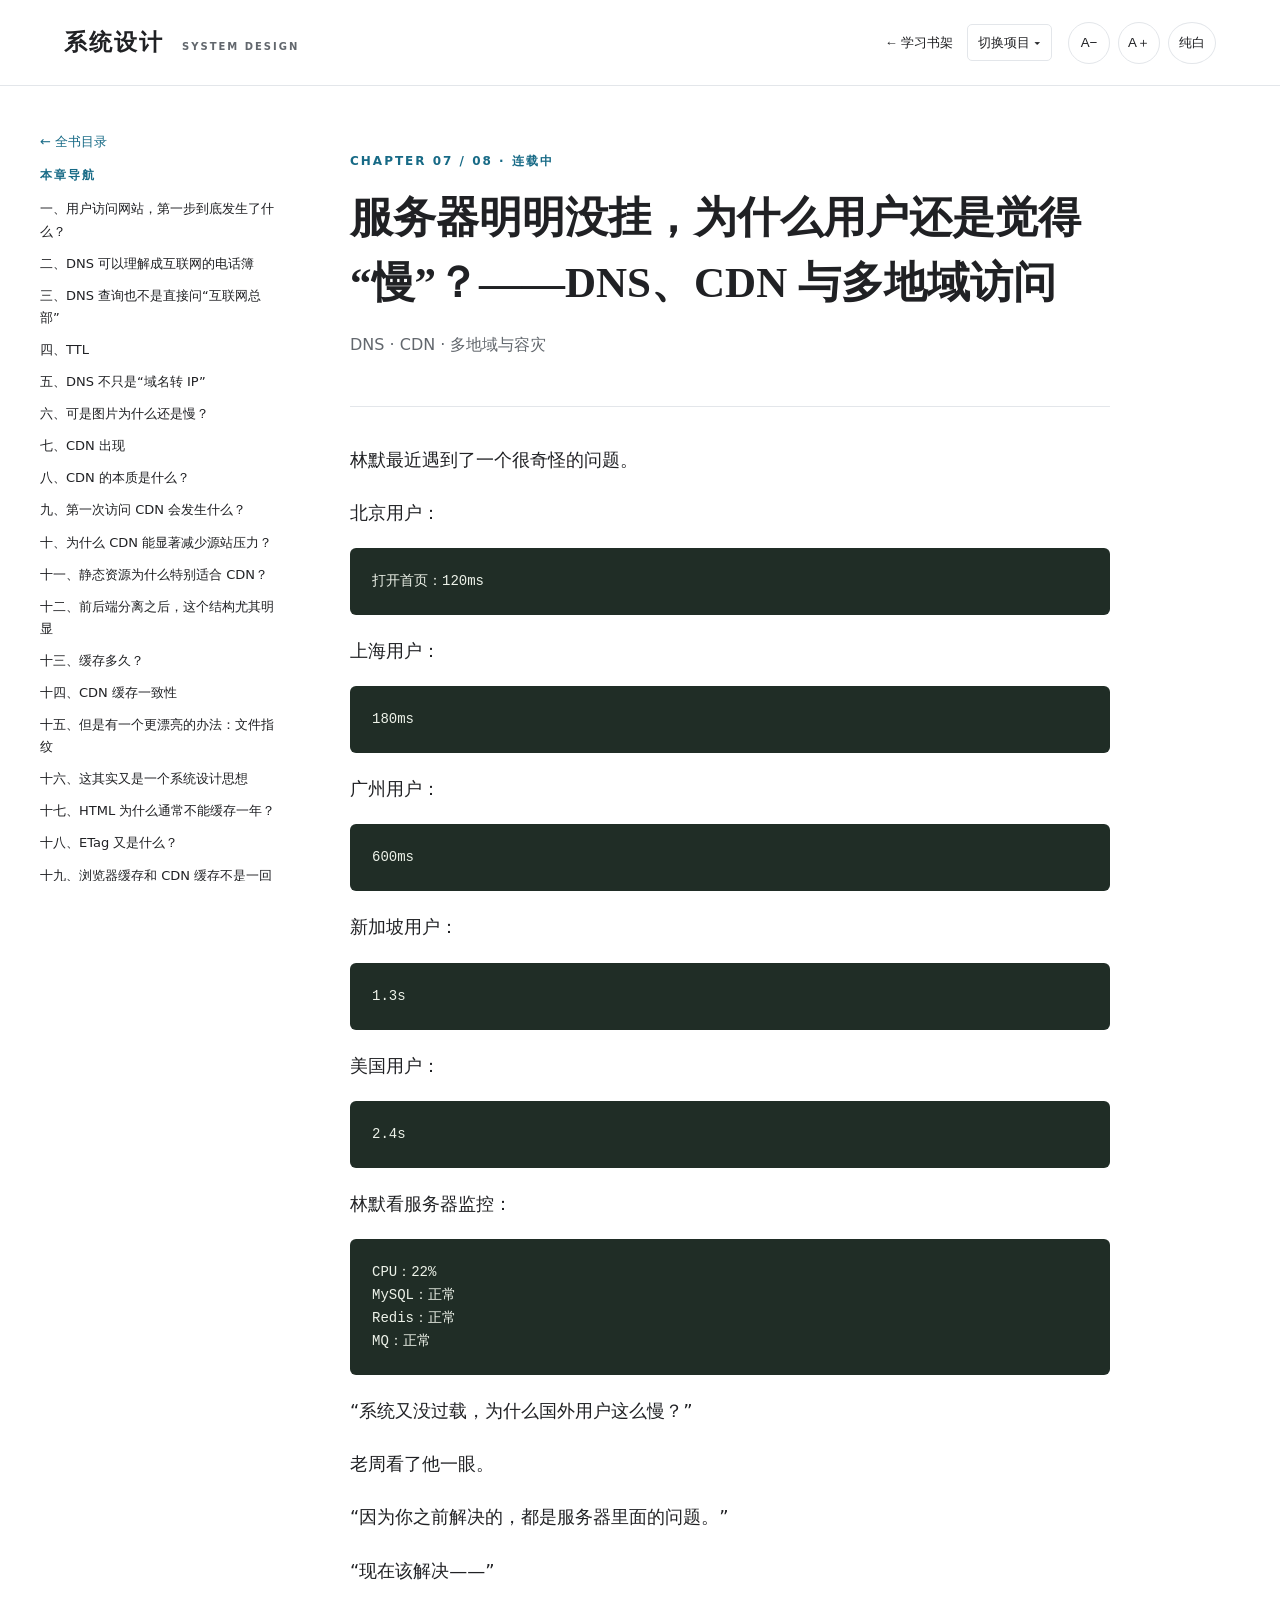
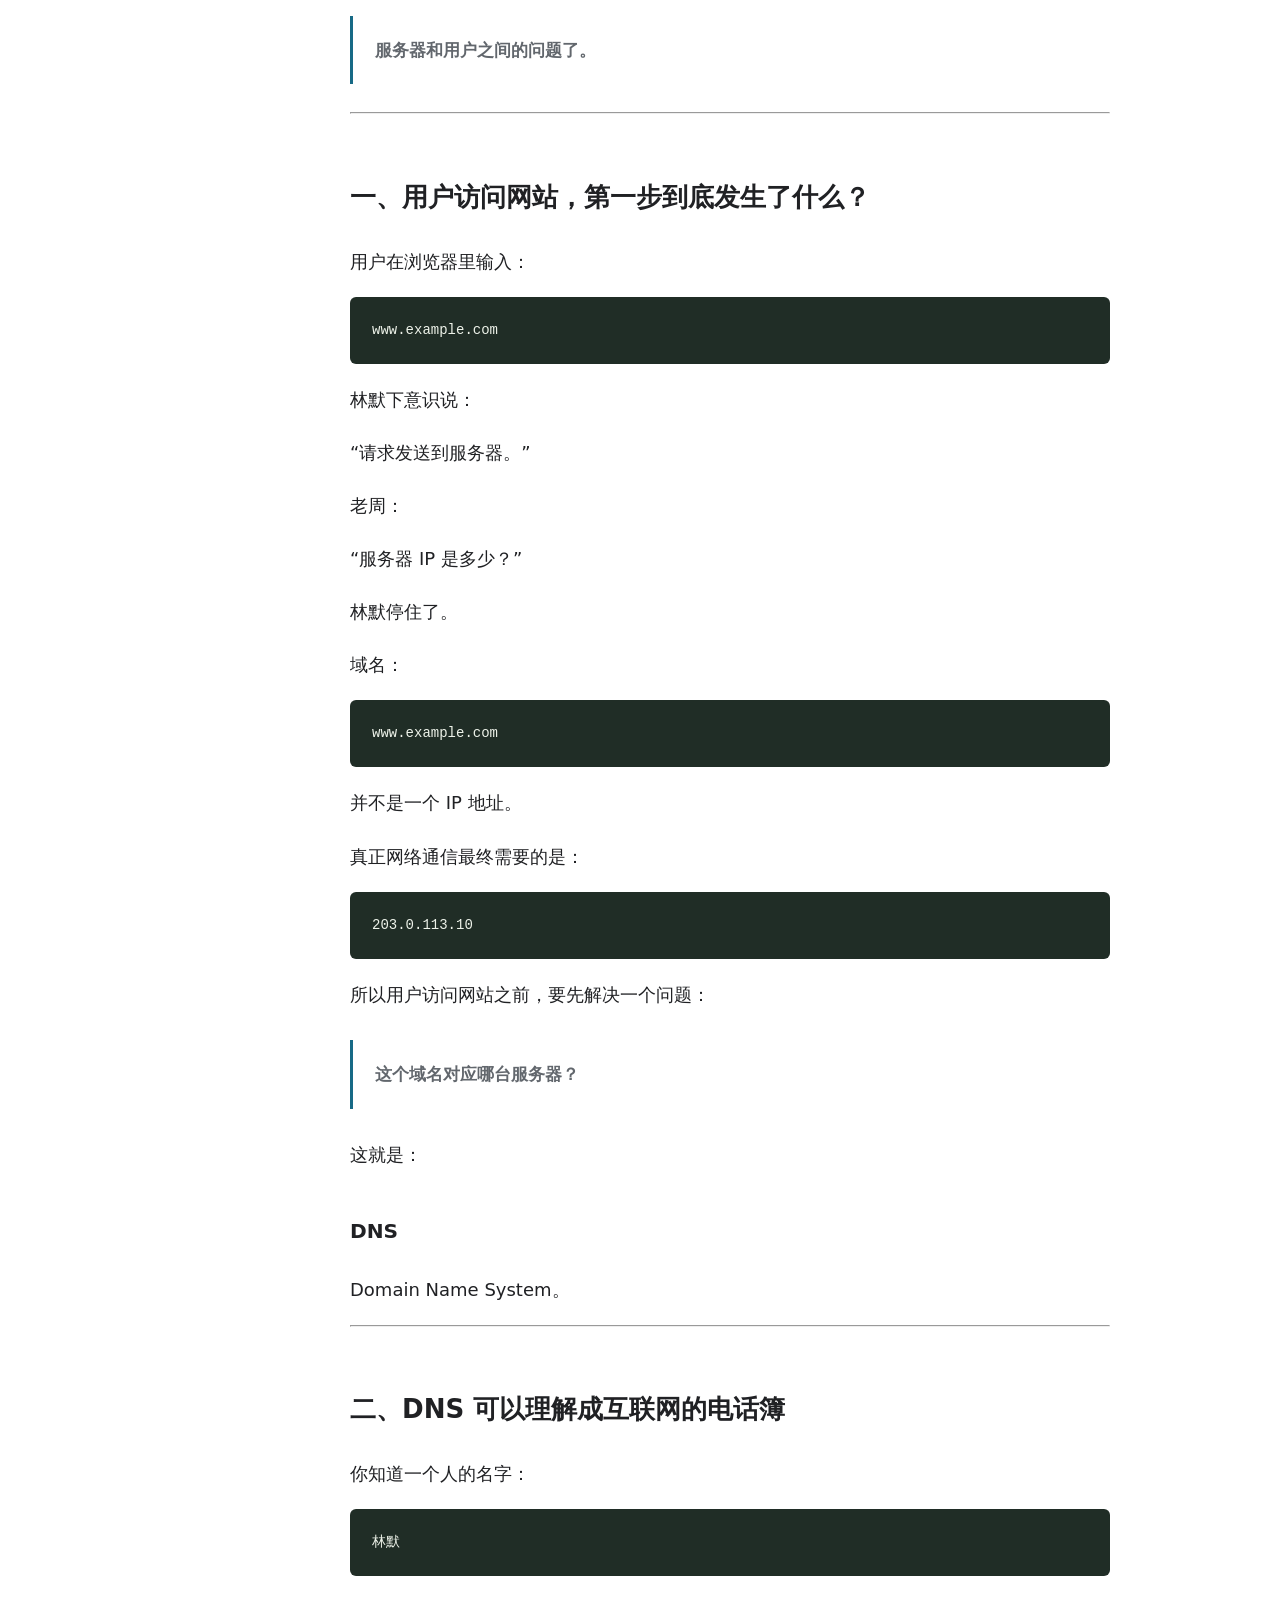
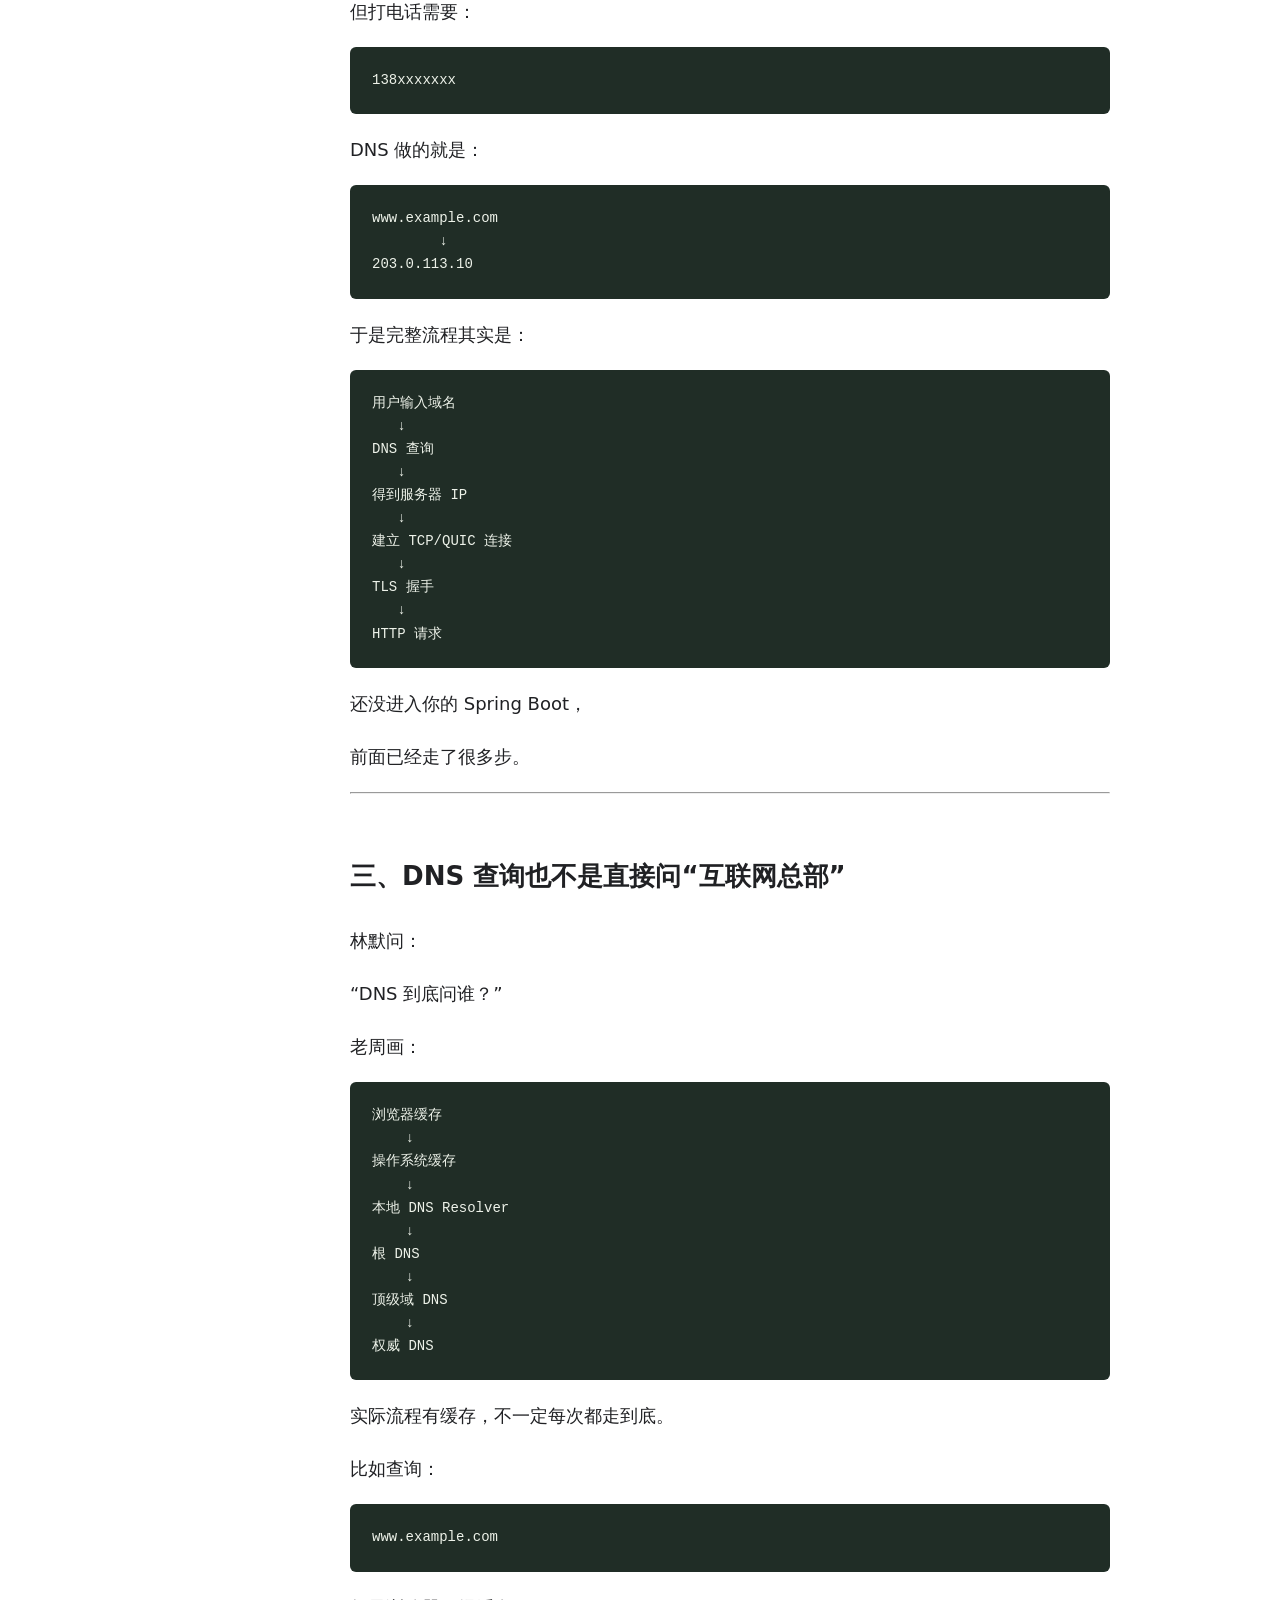
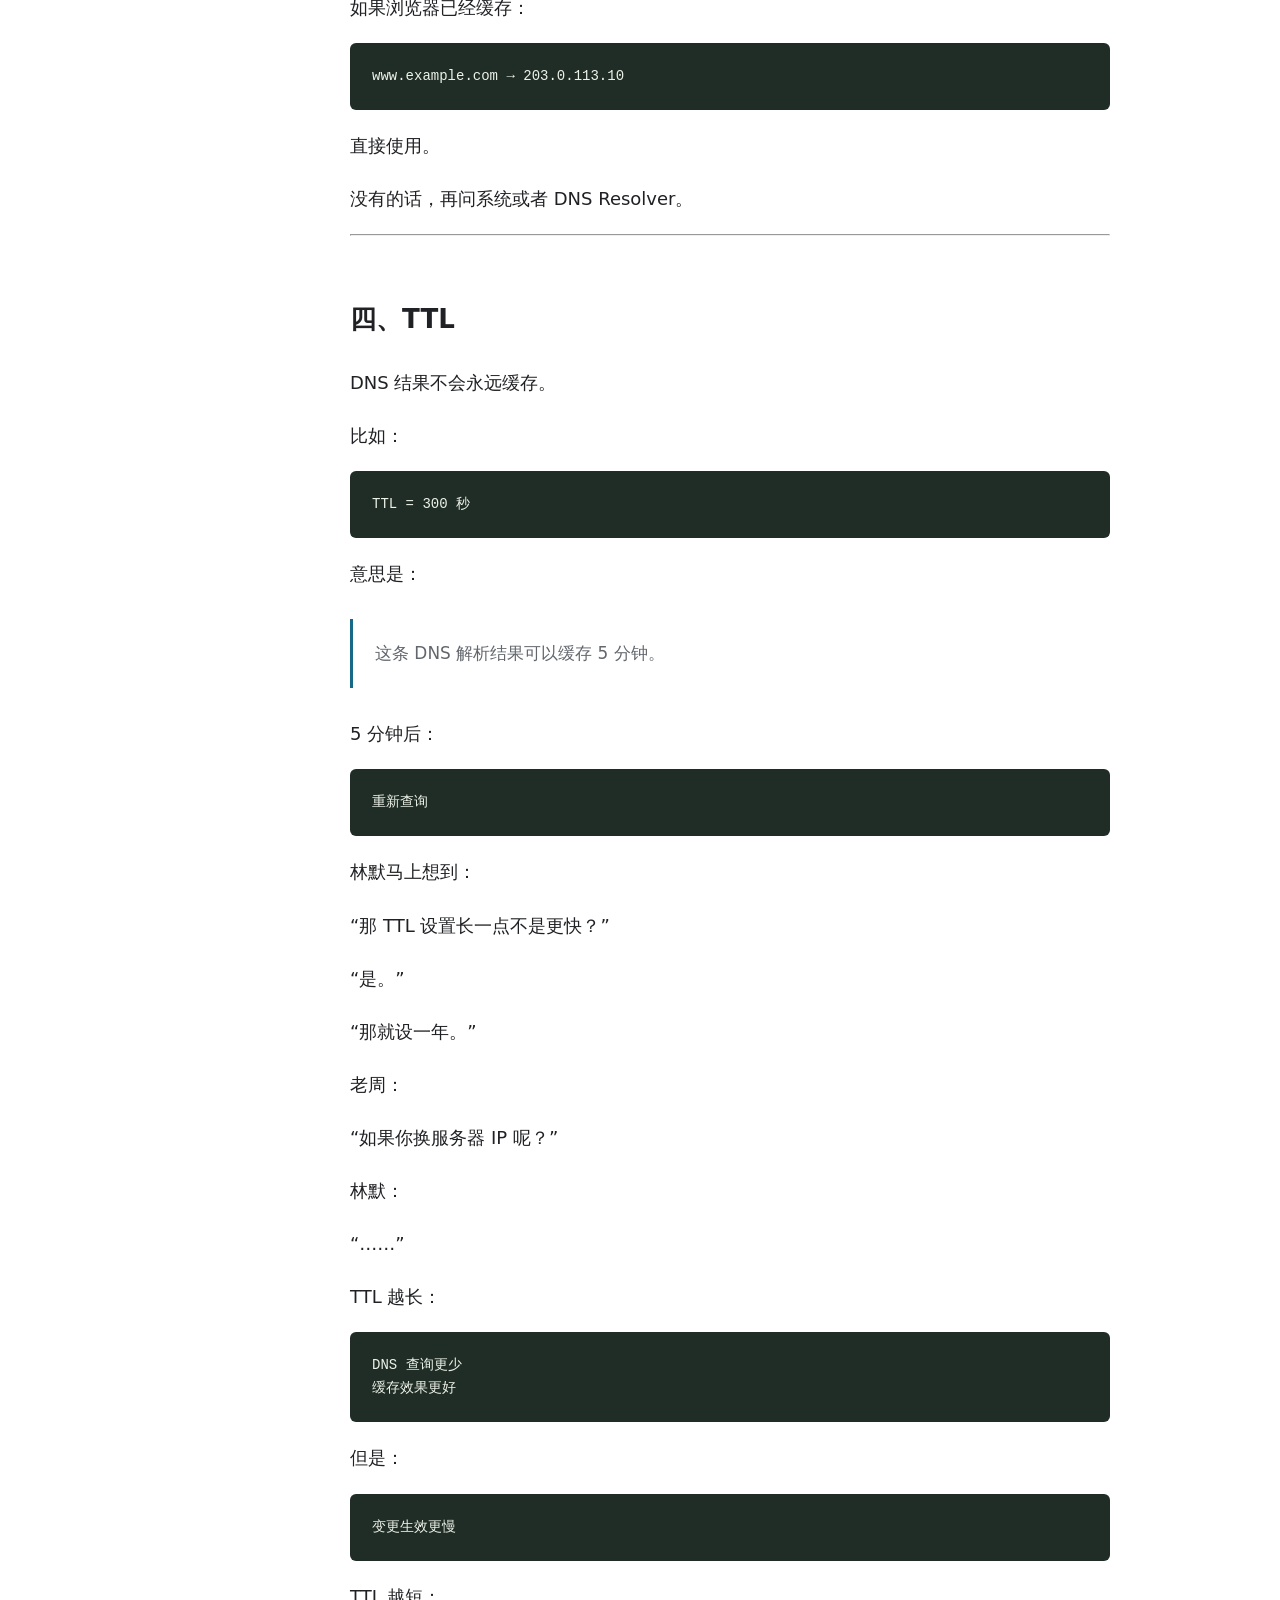
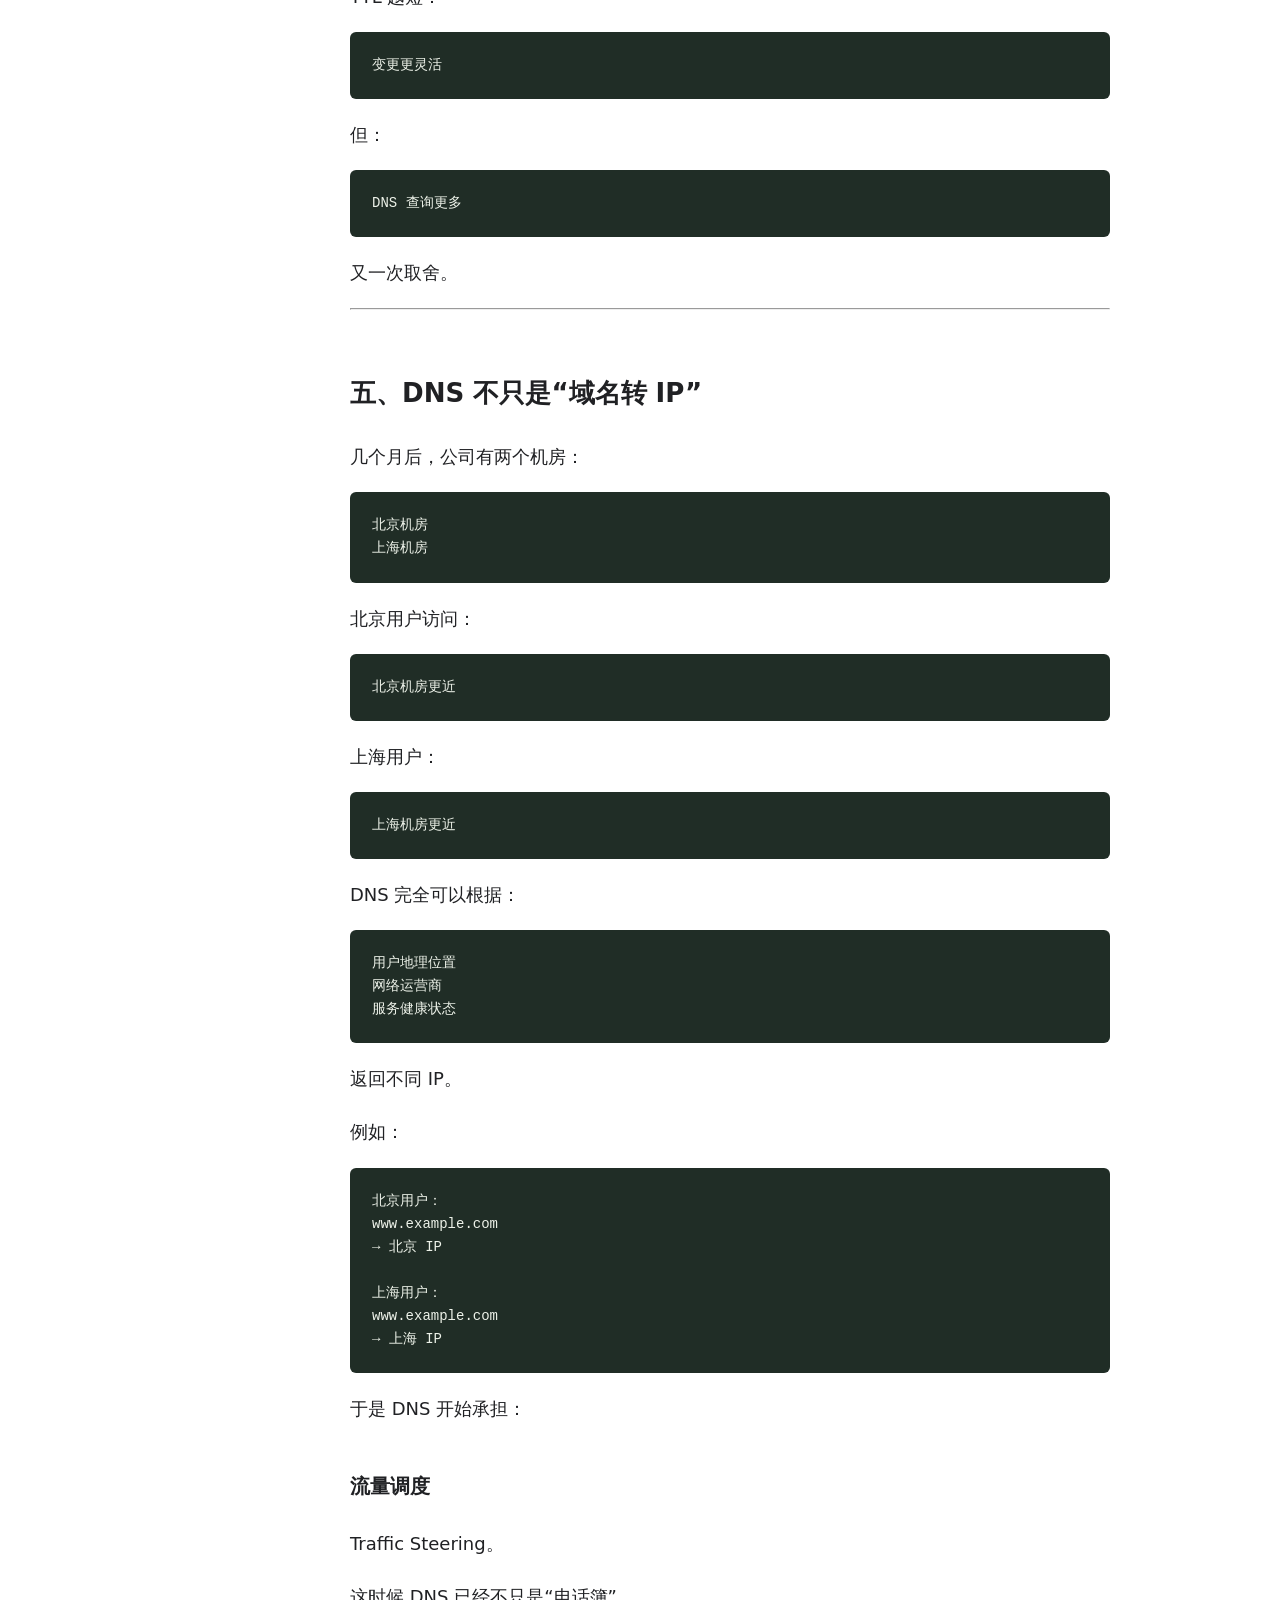
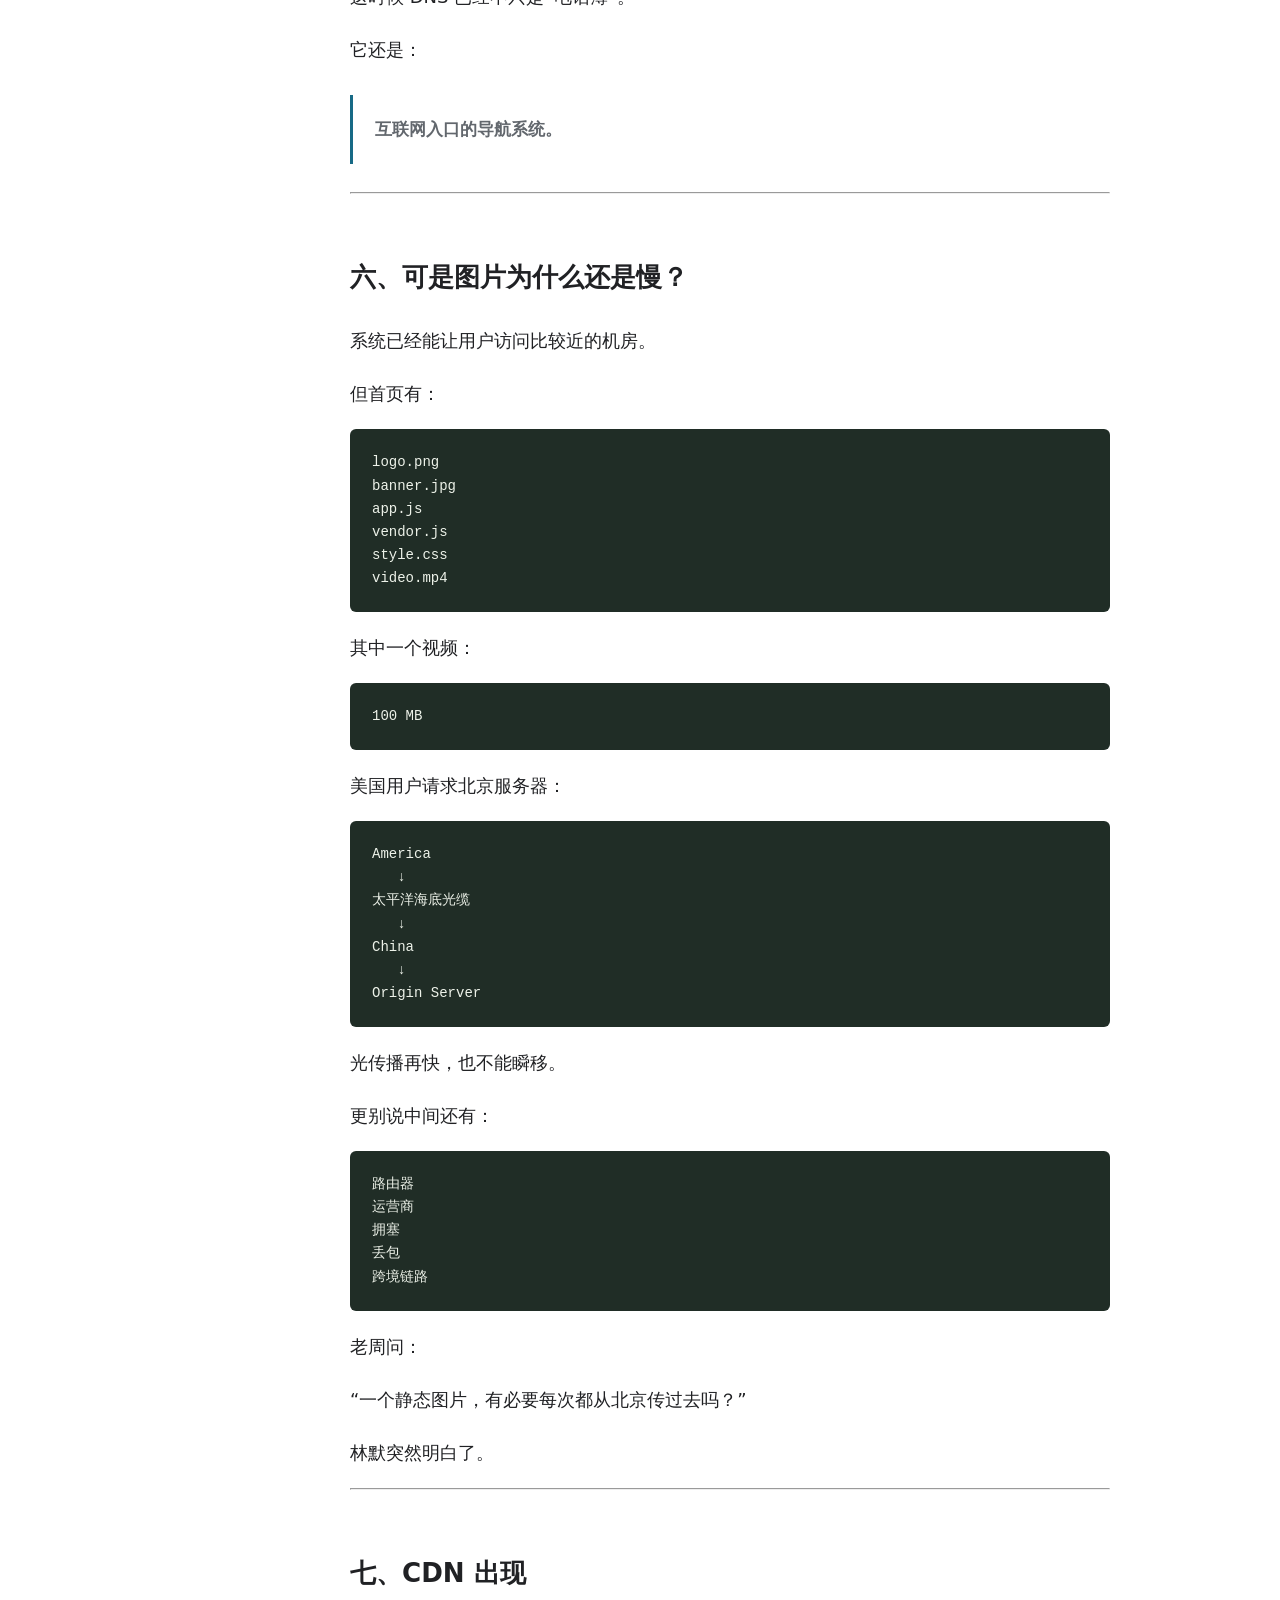
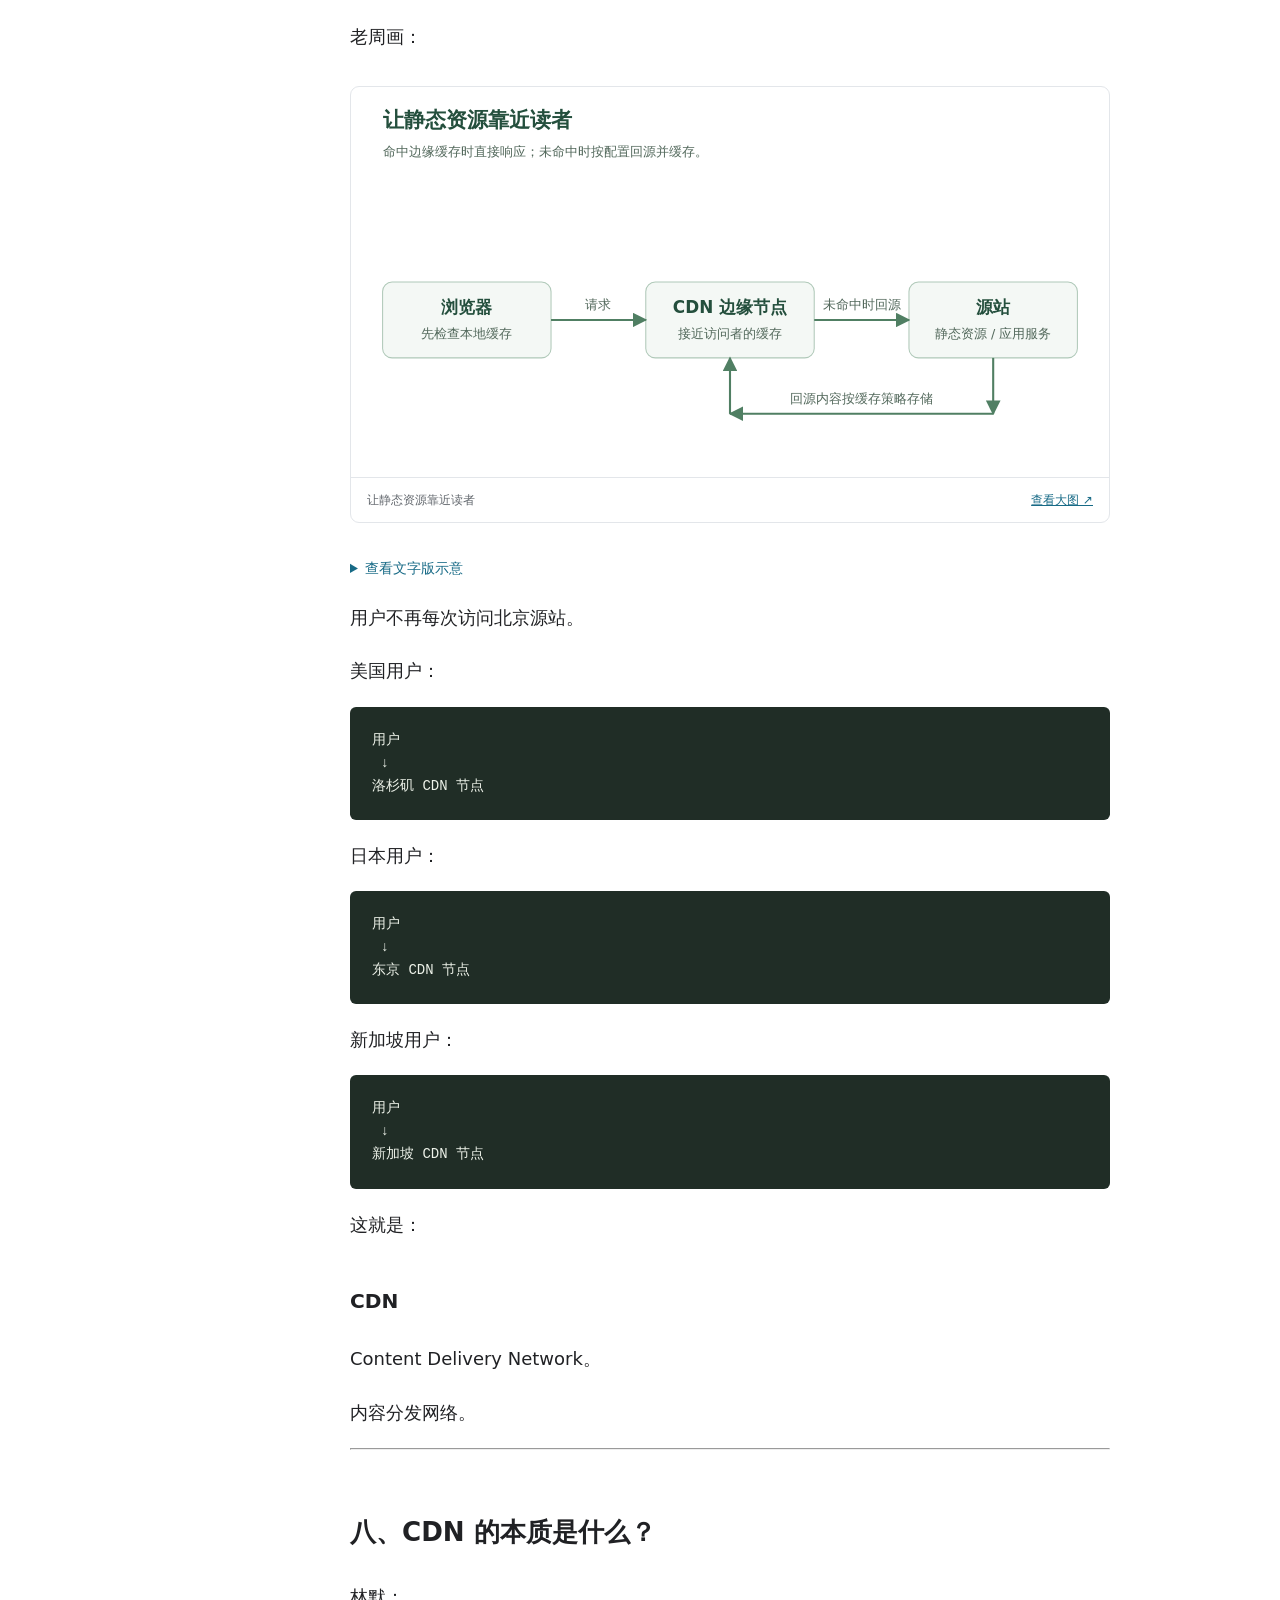
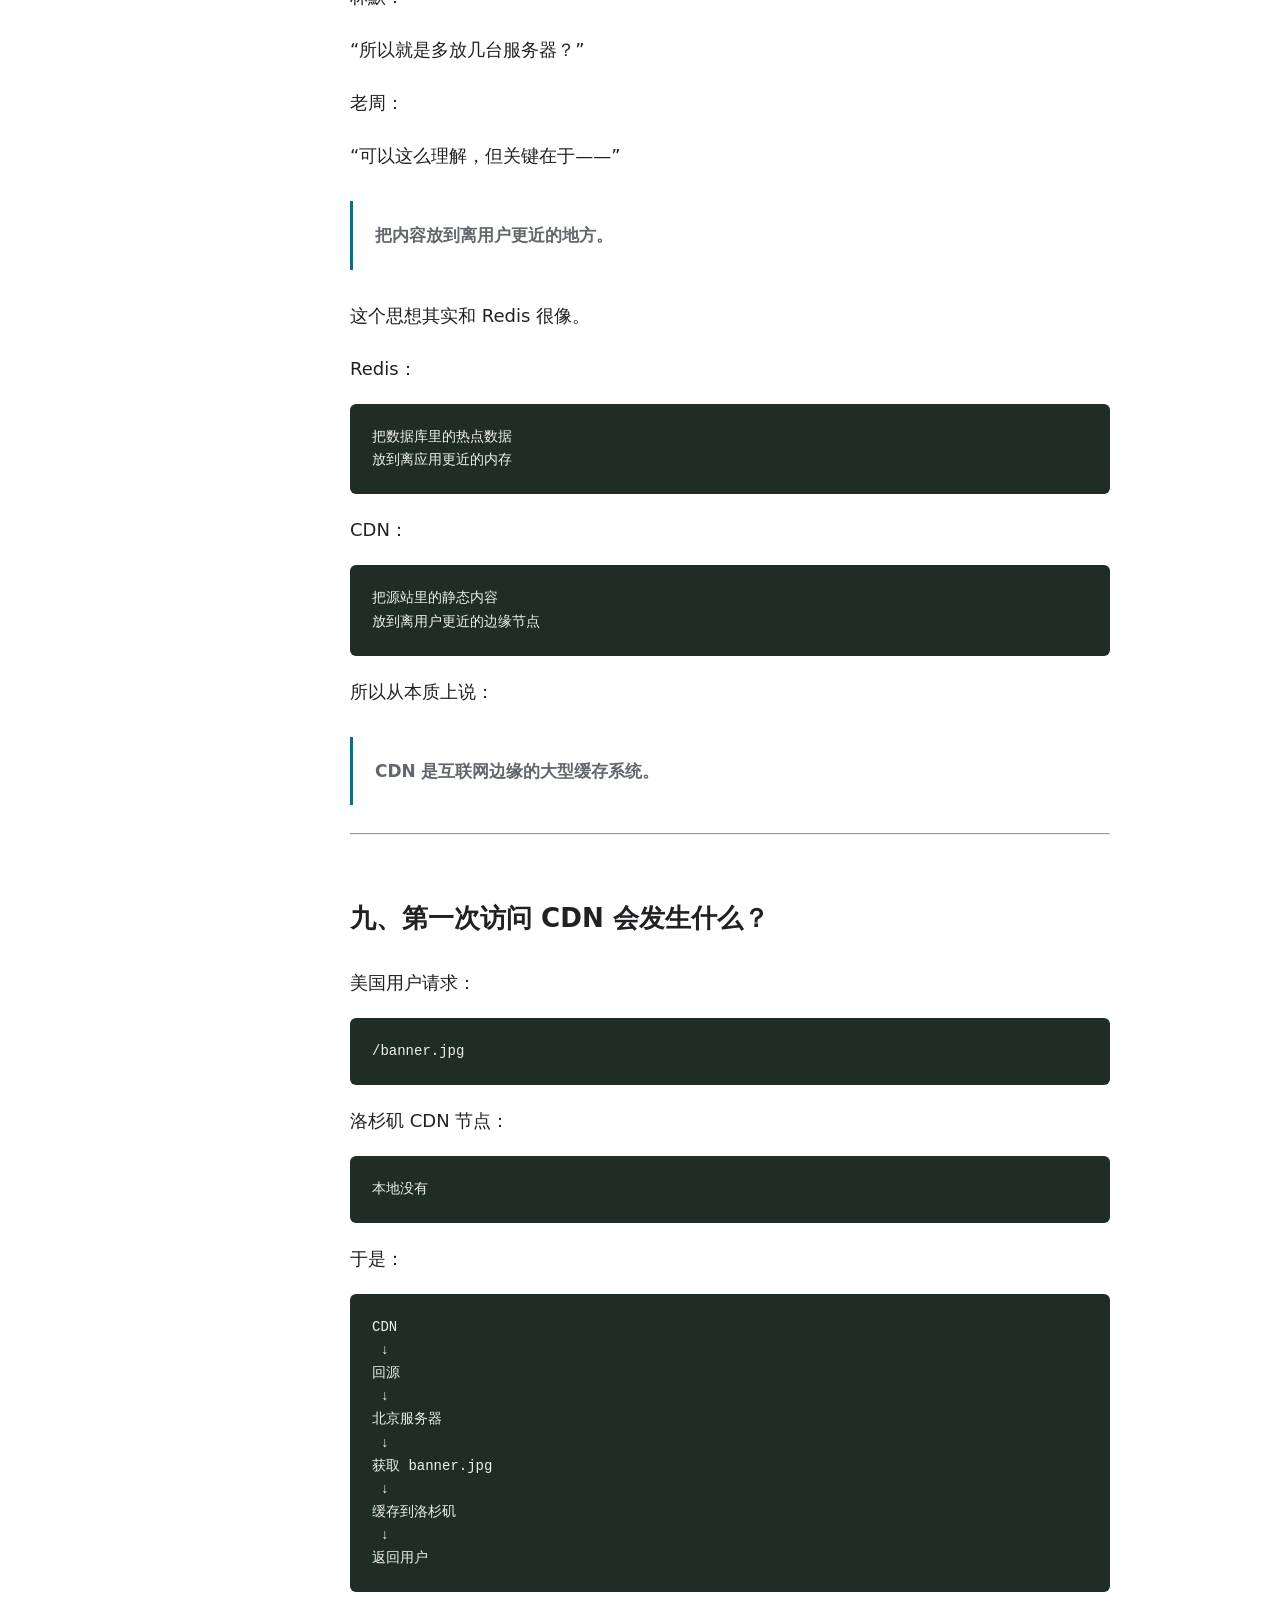
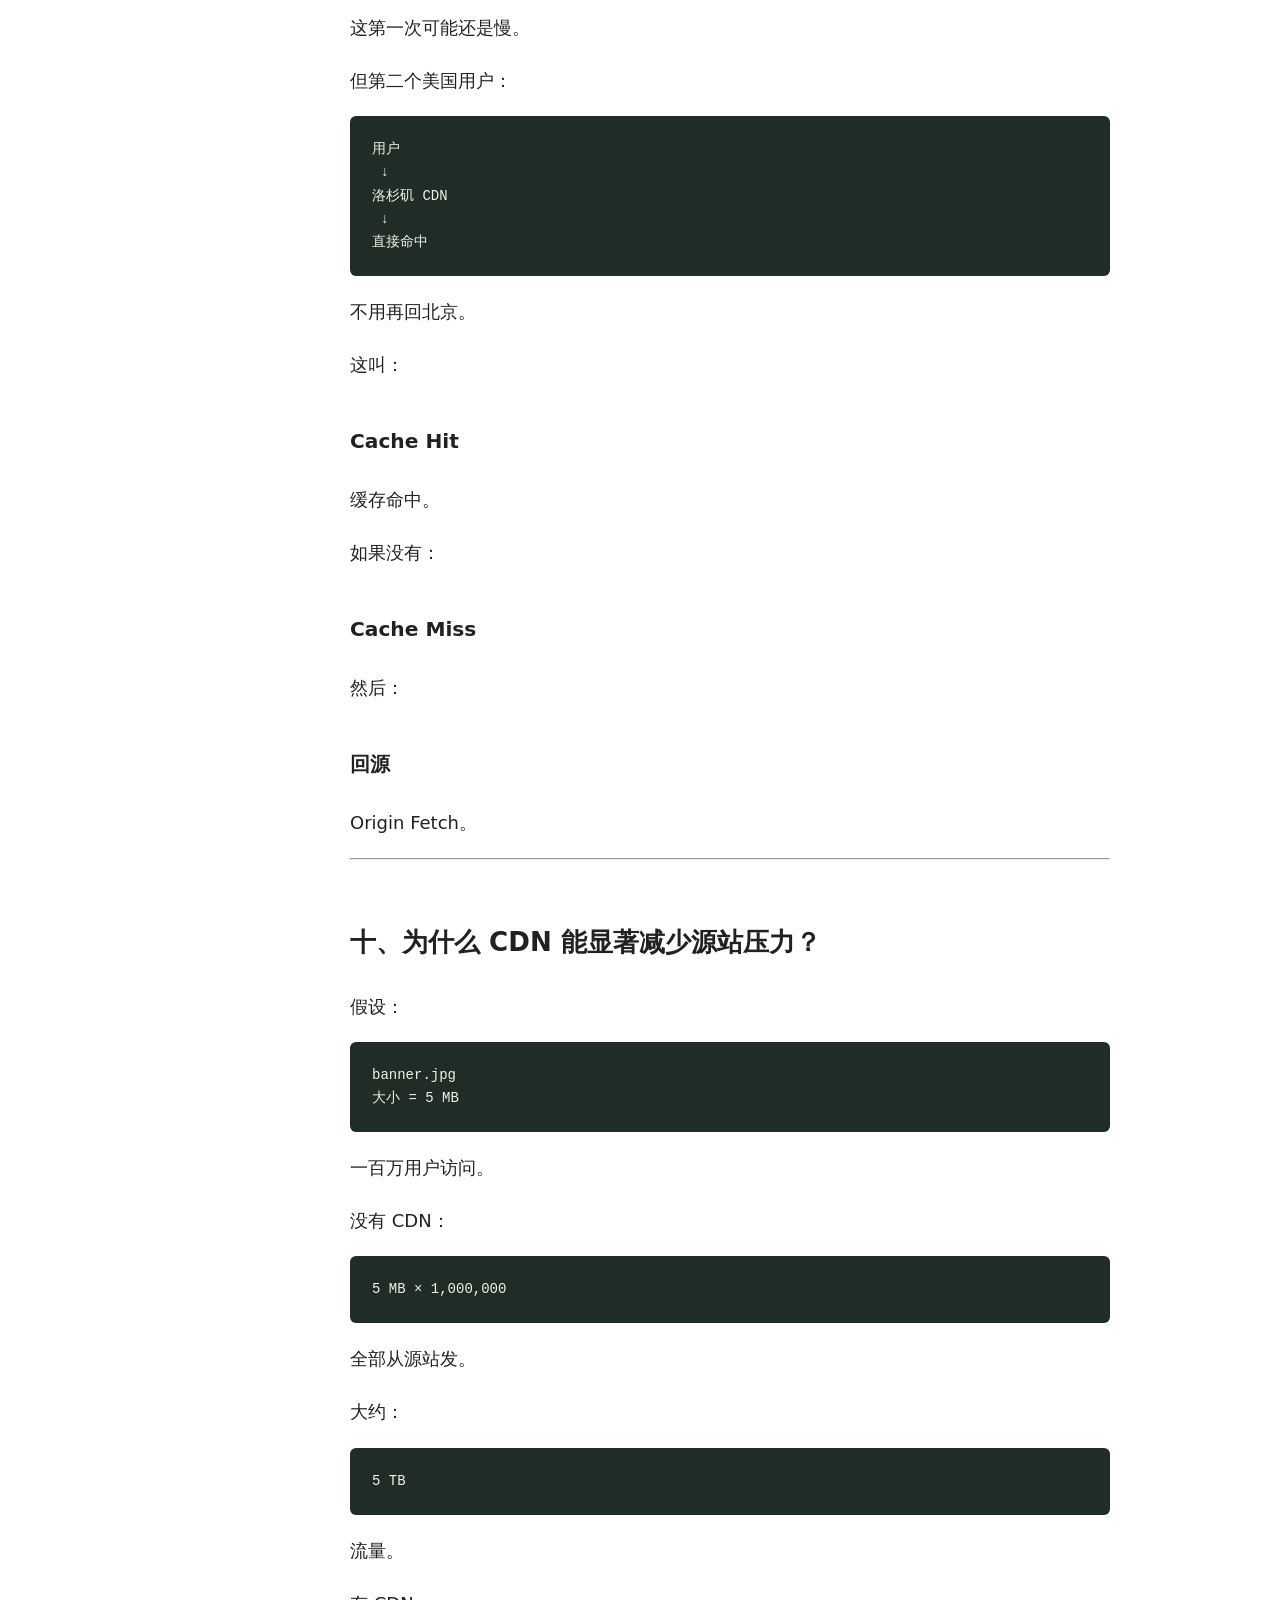
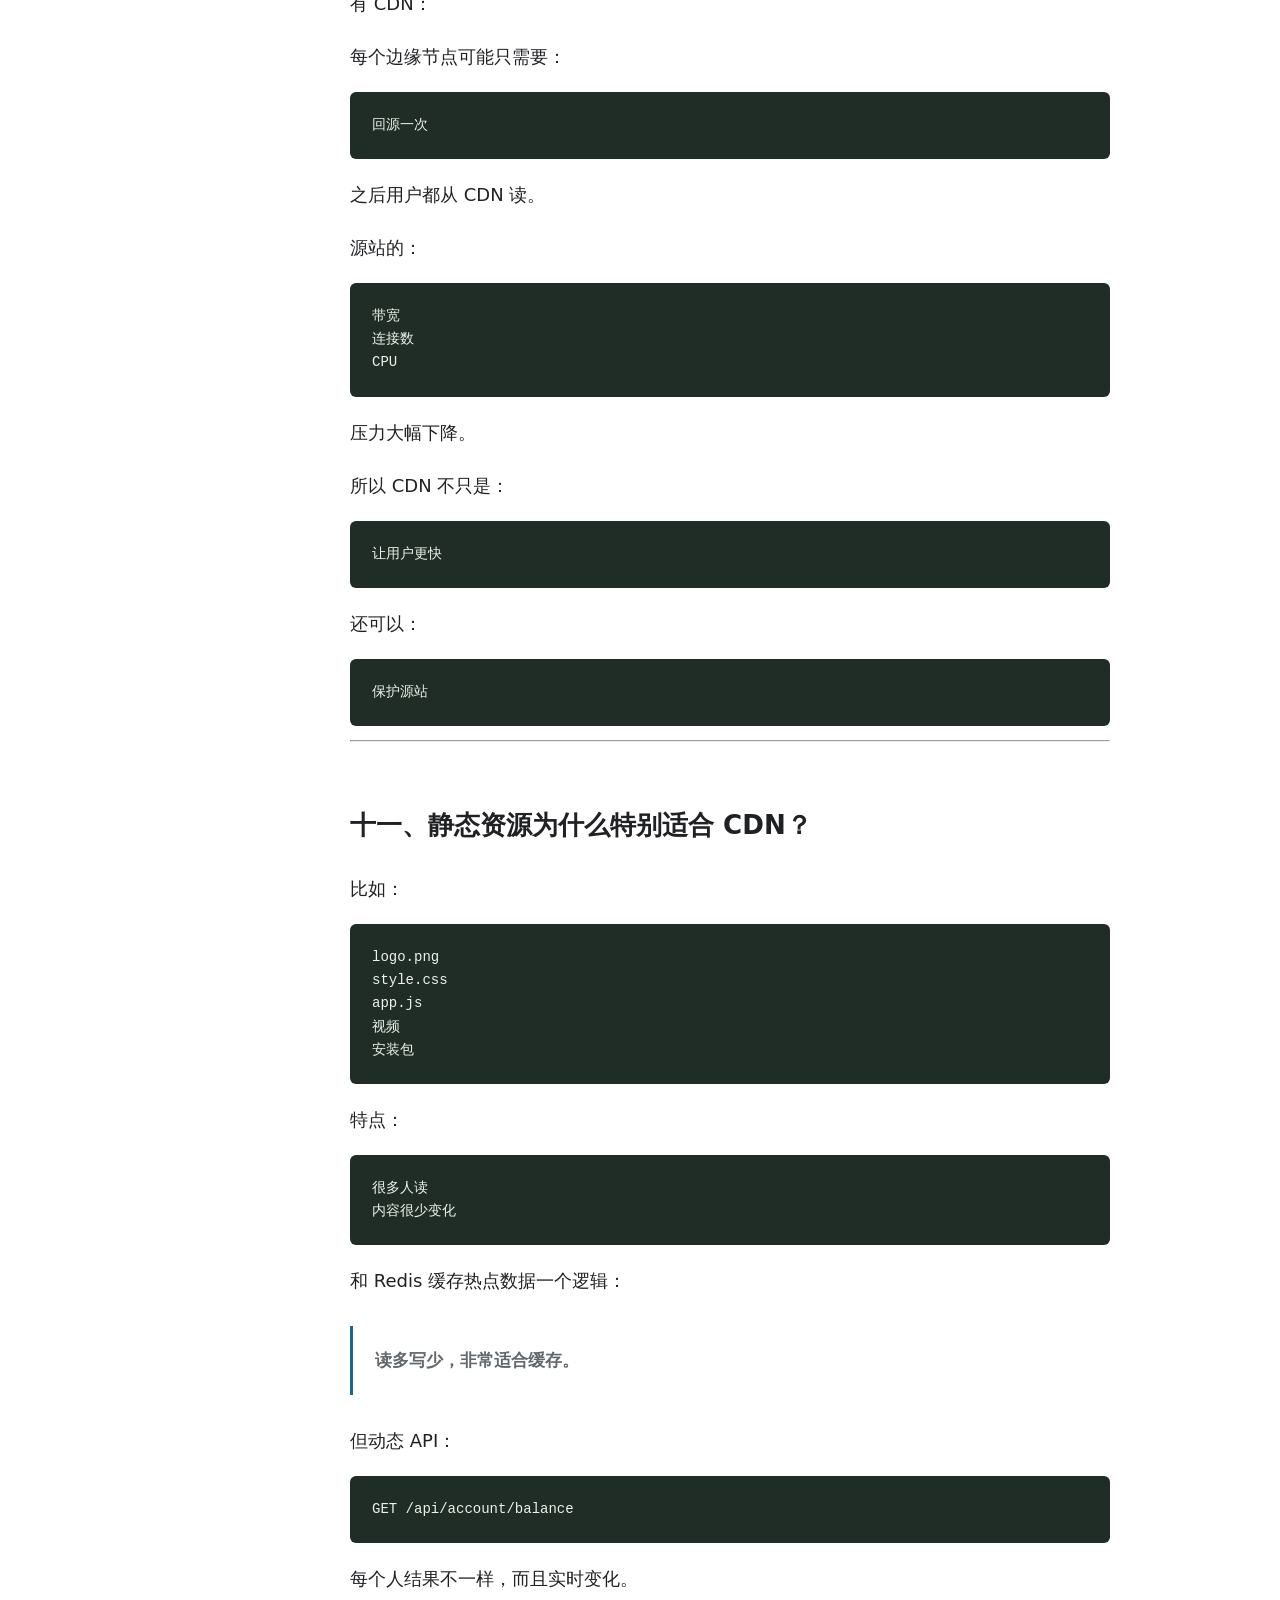
<file: docs/chapter-07.html>
<!doctype html>
<html lang="zh-CN"><head><meta charset="utf-8"><meta name="viewport" content="width=device-width, initial-scale=1"><meta name="color-scheme" content="light dark"><meta name="description" content="系统设计：从一台服务器开始。跟随林默与老周，在八章故事中理解缓存、数据库、消息队列与分布式共识。连载中，第九章待续。"><title>服务器明明没挂，为什么用户还是觉得“慢”？——DNS、CDN 与多地域访问 · 系统设计</title><script>try{document.documentElement.dataset.theme=localStorage.getItem('reader-theme')||'white';document.documentElement.style.setProperty('--reading-size',Math.max(16,Math.min(26,Number(localStorage.getItem('reader-size'))||18))+'px')}catch(e){}</script><link rel="stylesheet" href="style.css"><link rel="stylesheet" href="shelf-nav.css"><link rel="stylesheet" href="reader.css"><script src="app.js" defer></script></head>
<body class="reading"><a class="skip" href="#main">跳到正文</a><header><a class="brand" href="index.html">系统设计<span>SYSTEM DESIGN</span></a><nav class="shelf-nav" aria-label="学习项目导航"><a class="shelf-home" href="/">← 学习书架</a><details class="shelf-switch"><summary>切换项目 ▾</summary><div class="shelf-menu"><a href="/pytorch-apprentice/">PyTorch：炼金术士的学徒</a><a href="/ai-era-reader/">AI 纪元</a><a href="/data-empire-reader/">数据帝国</a><a href="/rag-empire-reader/">RAG 帝国</a><a href="/system-design-reader/" aria-current="page">系统设计</a><a href="/online-troubleshooting-reader/">生产环境</a><a href="/coding-agent-reader/">Agent 帝国</a><a href="/interview-proof-reader/">面试官的审判</a><a href="/langchain-empire-reader/">LangChain 帝国</a></div></details></nav><div class="controls"><button id="smaller" aria-label="缩小字号" type="button">A−</button><button id="larger" aria-label="增大字号" type="button">A＋</button><button id="theme" aria-label="切换阅读背景" type="button">纯白</button></div></header>
<div class="reader-layout"><aside><a href="index.html">← 全书目录</a><p class="eyebrow">本章导航</p><div class="toc">
<ul>
<li><a href="#_1">一、用户访问网站，第一步到底发生了什么？</a></li>
<li><a href="#dns_1">二、DNS 可以理解成互联网的电话簿</a></li>
<li><a href="#dns_2">三、DNS 查询也不是直接问“互联网总部”</a></li>
<li><a href="#ttl">四、TTL</a></li>
<li><a href="#dns-ip">五、DNS 不只是“域名转 IP”</a></li>
<li><a href="#_3">六、可是图片为什么还是慢？</a></li>
<li><a href="#cdn">七、CDN 出现</a></li>
<li><a href="#cdn_2">八、CDN 的本质是什么？</a></li>
<li><a href="#cdn_3">九、第一次访问 CDN 会发生什么？</a></li>
<li><a href="#cdn_4">十、为什么 CDN 能显著减少源站压力？</a></li>
<li><a href="#cdn_5">十一、静态资源为什么特别适合 CDN？</a></li>
<li><a href="#_5">十二、前后端分离之后，这个结构尤其明显</a></li>
<li><a href="#_6">十三、缓存多久？</a></li>
<li><a href="#cdn_6">十四、CDN 缓存一致性</a></li>
<li><a href="#_7">十五、但是有一个更漂亮的办法：文件指纹</a></li>
<li><a href="#_8">十六、这其实又是一个系统设计思想</a></li>
<li><a href="#html">十七、HTML 为什么通常不能缓存一年？</a></li>
<li><a href="#etag">十八、ETag 又是什么？</a></li>
<li><a href="#cdn_7">十九、浏览器缓存和 CDN 缓存不是一回事</a></li>
<li><a href="#_9">二十、多级缓存为什么快？</a></li>
<li><a href="#cdn_8">二十一、但是 CDN 节点自己挂了怎么办？</a></li>
<li><a href="#_10">二十二、系统有多个机房之后会发生什么？</a></li>
<li><a href="#_12">二十三、可是数据库怎么办？</a></li>
<li><a href="#_13">二十四、多地域真正难的是数据</a></li>
<li><a href="#active-passive">二十五、Active-Passive</a></li>
<li><a href="#active-active">二十六、Active-Active</a></li>
<li><a href="#rpo-rto">二十七、RPO 和 RTO</a></li>
<li><a href="#rto">二十八、RTO</a></li>
<li><a href="#rpo0rto0">二十九、为什么 RPO=0、RTO=0 很贵？</a></li>
<li><a href="#999-9999">三十、99.9% 和 99.99% 到底差多少？</a></li>
<li><a href="#200">三十一、可是“服务器返回 200”就算可用吗？</a></li>
<li><a href="#_14">三十二、平均延迟会骗人</a></li>
<li><a href="#_15">三十三、长尾延迟</a></li>
<li><a href="#_16">三十四、现在整个请求终于可以完整走一遍了</a></li>
<li><a href="#_17">三十五、从第一章到现在，其实一直只有几个问题</a></li>
<li><a href="#_26">三十六、系统设计真正的六个问题</a></li>
<li><a href="#_27">第七章结束</a></li>
</ul>
</div>
</aside><main id="main"><div class="chapter-heading"><p class="eyebrow">CHAPTER 07 / 08 · 连载中</p><h1>服务器明明没挂，为什么用户还是觉得“慢”？——DNS、CDN 与多地域访问</h1><p>DNS · CDN · 多地域与容灾</p></div><details class="mobile-toc"><summary>展开本章目录</summary><div class="toc">
<ul>
<li><a href="#_1">一、用户访问网站，第一步到底发生了什么？</a></li>
<li><a href="#dns_1">二、DNS 可以理解成互联网的电话簿</a></li>
<li><a href="#dns_2">三、DNS 查询也不是直接问“互联网总部”</a></li>
<li><a href="#ttl">四、TTL</a></li>
<li><a href="#dns-ip">五、DNS 不只是“域名转 IP”</a></li>
<li><a href="#_3">六、可是图片为什么还是慢？</a></li>
<li><a href="#cdn">七、CDN 出现</a></li>
<li><a href="#cdn_2">八、CDN 的本质是什么？</a></li>
<li><a href="#cdn_3">九、第一次访问 CDN 会发生什么？</a></li>
<li><a href="#cdn_4">十、为什么 CDN 能显著减少源站压力？</a></li>
<li><a href="#cdn_5">十一、静态资源为什么特别适合 CDN？</a></li>
<li><a href="#_5">十二、前后端分离之后，这个结构尤其明显</a></li>
<li><a href="#_6">十三、缓存多久？</a></li>
<li><a href="#cdn_6">十四、CDN 缓存一致性</a></li>
<li><a href="#_7">十五、但是有一个更漂亮的办法：文件指纹</a></li>
<li><a href="#_8">十六、这其实又是一个系统设计思想</a></li>
<li><a href="#html">十七、HTML 为什么通常不能缓存一年？</a></li>
<li><a href="#etag">十八、ETag 又是什么？</a></li>
<li><a href="#cdn_7">十九、浏览器缓存和 CDN 缓存不是一回事</a></li>
<li><a href="#_9">二十、多级缓存为什么快？</a></li>
<li><a href="#cdn_8">二十一、但是 CDN 节点自己挂了怎么办？</a></li>
<li><a href="#_10">二十二、系统有多个机房之后会发生什么？</a></li>
<li><a href="#_12">二十三、可是数据库怎么办？</a></li>
<li><a href="#_13">二十四、多地域真正难的是数据</a></li>
<li><a href="#active-passive">二十五、Active-Passive</a></li>
<li><a href="#active-active">二十六、Active-Active</a></li>
<li><a href="#rpo-rto">二十七、RPO 和 RTO</a></li>
<li><a href="#rto">二十八、RTO</a></li>
<li><a href="#rpo0rto0">二十九、为什么 RPO=0、RTO=0 很贵？</a></li>
<li><a href="#999-9999">三十、99.9% 和 99.99% 到底差多少？</a></li>
<li><a href="#200">三十一、可是“服务器返回 200”就算可用吗？</a></li>
<li><a href="#_14">三十二、平均延迟会骗人</a></li>
<li><a href="#_15">三十三、长尾延迟</a></li>
<li><a href="#_16">三十四、现在整个请求终于可以完整走一遍了</a></li>
<li><a href="#_17">三十五、从第一章到现在，其实一直只有几个问题</a></li>
<li><a href="#_26">三十六、系统设计真正的六个问题</a></li>
<li><a href="#_27">第七章结束</a></li>
</ul>
</div>
</details><article><p>林默最近遇到了一个很奇怪的问题。</p>
<p>北京用户：</p>
<pre><code class="language-text">打开首页：120ms
</code></pre>
<p>上海用户：</p>
<pre><code class="language-text">180ms
</code></pre>
<p>广州用户：</p>
<pre><code class="language-text">600ms
</code></pre>
<p>新加坡用户：</p>
<pre><code class="language-text">1.3s
</code></pre>
<p>美国用户：</p>
<pre><code class="language-text">2.4s
</code></pre>
<p>林默看服务器监控：</p>
<pre><code class="language-text">CPU：22%
MySQL：正常
Redis：正常
MQ：正常
</code></pre>
<p>“系统又没过载，为什么国外用户这么慢？”</p>
<p>老周看了他一眼。</p>
<p>“因为你之前解决的，都是服务器里面的问题。”</p>
<p>“现在该解决——”</p>
<blockquote>
<p><strong>服务器和用户之间的问题了。</strong></p>
</blockquote>
<hr />
<h2 id="_1">一、用户访问网站，第一步到底发生了什么？</h2>
<p>用户在浏览器里输入：</p>
<pre><code class="language-text">www.example.com
</code></pre>
<p>林默下意识说：</p>
<p>“请求发送到服务器。”</p>
<p>老周：</p>
<p>“服务器 IP 是多少？”</p>
<p>林默停住了。</p>
<p>域名：</p>
<pre><code class="language-text">www.example.com
</code></pre>
<p>并不是一个 IP 地址。</p>
<p>真正网络通信最终需要的是：</p>
<pre><code class="language-text">203.0.113.10
</code></pre>
<p>所以用户访问网站之前，要先解决一个问题：</p>
<blockquote>
<p><strong>这个域名对应哪台服务器？</strong></p>
</blockquote>
<p>这就是：</p>
<h3 id="dns">DNS</h3>
<p>Domain Name System。</p>
<hr />
<h2 id="dns_1">二、DNS 可以理解成互联网的电话簿</h2>
<p>你知道一个人的名字：</p>
<pre><code class="language-text">林默
</code></pre>
<p>但打电话需要：</p>
<pre><code class="language-text">138xxxxxxx
</code></pre>
<p>DNS 做的就是：</p>
<pre><code class="language-text">www.example.com
        ↓
203.0.113.10
</code></pre>
<p>于是完整流程其实是：</p>
<pre><code class="language-text">用户输入域名
   ↓
DNS 查询
   ↓
得到服务器 IP
   ↓
建立 TCP/QUIC 连接
   ↓
TLS 握手
   ↓
HTTP 请求
</code></pre>
<p>还没进入你的 Spring Boot，</p>
<p>前面已经走了很多步。</p>
<hr />
<h2 id="dns_2">三、DNS 查询也不是直接问“互联网总部”</h2>
<p>林默问：</p>
<p>“DNS 到底问谁？”</p>
<p>老周画：</p>
<pre><code class="language-text">浏览器缓存
    ↓
操作系统缓存
    ↓
本地 DNS Resolver
    ↓
根 DNS
    ↓
顶级域 DNS
    ↓
权威 DNS
</code></pre>
<p>实际流程有缓存，不一定每次都走到底。</p>
<p>比如查询：</p>
<pre><code class="language-text">www.example.com
</code></pre>
<p>如果浏览器已经缓存：</p>
<pre><code class="language-text">www.example.com → 203.0.113.10
</code></pre>
<p>直接使用。</p>
<p>没有的话，再问系统或者 DNS Resolver。</p>
<hr />
<h2 id="ttl">四、TTL</h2>
<p>DNS 结果不会永远缓存。</p>
<p>比如：</p>
<pre><code class="language-text">TTL = 300 秒
</code></pre>
<p>意思是：</p>
<blockquote>
<p>这条 DNS 解析结果可以缓存 5 分钟。</p>
</blockquote>
<p>5 分钟后：</p>
<pre><code class="language-text">重新查询
</code></pre>
<p>林默马上想到：</p>
<p>“那 TTL 设置长一点不是更快？”</p>
<p>“是。”</p>
<p>“那就设一年。”</p>
<p>老周：</p>
<p>“如果你换服务器 IP 呢？”</p>
<p>林默：</p>
<p>“……”</p>
<p>TTL 越长：</p>
<pre><code class="language-text">DNS 查询更少
缓存效果更好
</code></pre>
<p>但是：</p>
<pre><code class="language-text">变更生效更慢
</code></pre>
<p>TTL 越短：</p>
<pre><code class="language-text">变更更灵活
</code></pre>
<p>但：</p>
<pre><code class="language-text">DNS 查询更多
</code></pre>
<p>又一次取舍。</p>
<hr />
<h2 id="dns-ip">五、DNS 不只是“域名转 IP”</h2>
<p>几个月后，公司有两个机房：</p>
<pre><code class="language-text">北京机房
上海机房
</code></pre>
<p>北京用户访问：</p>
<pre><code class="language-text">北京机房更近
</code></pre>
<p>上海用户：</p>
<pre><code class="language-text">上海机房更近
</code></pre>
<p>DNS 完全可以根据：</p>
<pre><code class="language-text">用户地理位置
网络运营商
服务健康状态
</code></pre>
<p>返回不同 IP。</p>
<p>例如：</p>
<pre><code class="language-text">北京用户：
www.example.com
→ 北京 IP

上海用户：
www.example.com
→ 上海 IP
</code></pre>
<p>于是 DNS 开始承担：</p>
<h3 id="_2">流量调度</h3>
<p>Traffic Steering。</p>
<p>这时候 DNS 已经不只是“电话簿”。</p>
<p>它还是：</p>
<blockquote>
<p><strong>互联网入口的导航系统。</strong></p>
</blockquote>
<hr />
<h2 id="_3">六、可是图片为什么还是慢？</h2>
<p>系统已经能让用户访问比较近的机房。</p>
<p>但首页有：</p>
<pre><code class="language-text">logo.png
banner.jpg
app.js
vendor.js
style.css
video.mp4
</code></pre>
<p>其中一个视频：</p>
<pre><code class="language-text">100 MB
</code></pre>
<p>美国用户请求北京服务器：</p>
<pre><code class="language-text">America
   ↓
太平洋海底光缆
   ↓
China
   ↓
Origin Server
</code></pre>
<p>光传播再快，也不能瞬移。</p>
<p>更别说中间还有：</p>
<pre><code class="language-text">路由器
运营商
拥塞
丢包
跨境链路
</code></pre>
<p>老周问：</p>
<p>“一个静态图片，有必要每次都从北京传过去吗？”</p>
<p>林默突然明白了。</p>
<hr />
<h2 id="cdn">七、CDN 出现</h2>
<p>老周画：</p>
<figure class="architecture"><div class="diagram-frame" tabindex="0" role="region" aria-label="让静态资源靠近读者，可横向滚动"><img alt="让静态资源靠近读者" src="diagrams/cdn-cache.svg" /></div><figcaption>让静态资源靠近读者<a href="diagrams/cdn-cache.svg" target="_blank" rel="noopener">查看大图 ↗</a></figcaption></figure>
<details class="original-diagram">
<summary>查看文字版示意</summary>
<pre><code class="language-text">                 北京源站
                    ↑
                    │ 回源
              ┌─────┴─────┐
              │    CDN    │
              └─────┬─────┘
                    │
      ┌─────────────┼─────────────┐
      ▼             ▼             ▼
   东京节点      洛杉矶节点      新加坡节点
</code></pre>
</details>
<p>用户不再每次访问北京源站。</p>
<p>美国用户：</p>
<pre><code class="language-text">用户
 ↓
洛杉矶 CDN 节点
</code></pre>
<p>日本用户：</p>
<pre><code class="language-text">用户
 ↓
东京 CDN 节点
</code></pre>
<p>新加坡用户：</p>
<pre><code class="language-text">用户
 ↓
新加坡 CDN 节点
</code></pre>
<p>这就是：</p>
<h3 id="cdn_1">CDN</h3>
<p>Content Delivery Network。</p>
<p>内容分发网络。</p>
<hr />
<h2 id="cdn_2">八、CDN 的本质是什么？</h2>
<p>林默：</p>
<p>“所以就是多放几台服务器？”</p>
<p>老周：</p>
<p>“可以这么理解，但关键在于——”</p>
<blockquote>
<p><strong>把内容放到离用户更近的地方。</strong></p>
</blockquote>
<p>这个思想其实和 Redis 很像。</p>
<p>Redis：</p>
<pre><code class="language-text">把数据库里的热点数据
放到离应用更近的内存
</code></pre>
<p>CDN：</p>
<pre><code class="language-text">把源站里的静态内容
放到离用户更近的边缘节点
</code></pre>
<p>所以从本质上说：</p>
<blockquote>
<p><strong>CDN 是互联网边缘的大型缓存系统。</strong></p>
</blockquote>
<hr />
<h2 id="cdn_3">九、第一次访问 CDN 会发生什么？</h2>
<p>美国用户请求：</p>
<pre><code class="language-text">/banner.jpg
</code></pre>
<p>洛杉矶 CDN 节点：</p>
<pre><code class="language-text">本地没有
</code></pre>
<p>于是：</p>
<pre><code class="language-text">CDN
 ↓
回源
 ↓
北京服务器
 ↓
获取 banner.jpg
 ↓
缓存到洛杉矶
 ↓
返回用户
</code></pre>
<p>这第一次可能还是慢。</p>
<p>但第二个美国用户：</p>
<pre><code class="language-text">用户
 ↓
洛杉矶 CDN
 ↓
直接命中
</code></pre>
<p>不用再回北京。</p>
<p>这叫：</p>
<h3 id="cache-hit">Cache Hit</h3>
<p>缓存命中。</p>
<p>如果没有：</p>
<h3 id="cache-miss">Cache Miss</h3>
<p>然后：</p>
<h3 id="_4">回源</h3>
<p>Origin Fetch。</p>
<hr />
<h2 id="cdn_4">十、为什么 CDN 能显著减少源站压力？</h2>
<p>假设：</p>
<pre><code class="language-text">banner.jpg
大小 = 5 MB
</code></pre>
<p>一百万用户访问。</p>
<p>没有 CDN：</p>
<pre><code class="language-text">5 MB × 1,000,000
</code></pre>
<p>全部从源站发。</p>
<p>大约：</p>
<pre><code class="language-text">5 TB
</code></pre>
<p>流量。</p>
<p>有 CDN：</p>
<p>每个边缘节点可能只需要：</p>
<pre><code class="language-text">回源一次
</code></pre>
<p>之后用户都从 CDN 读。</p>
<p>源站的：</p>
<pre><code class="language-text">带宽
连接数
CPU
</code></pre>
<p>压力大幅下降。</p>
<p>所以 CDN 不只是：</p>
<pre><code class="language-text">让用户更快
</code></pre>
<p>还可以：</p>
<pre><code class="language-text">保护源站
</code></pre>
<hr />
<h2 id="cdn_5">十一、静态资源为什么特别适合 CDN？</h2>
<p>比如：</p>
<pre><code class="language-text">logo.png
style.css
app.js
视频
安装包
</code></pre>
<p>特点：</p>
<pre><code class="language-text">很多人读
内容很少变化
</code></pre>
<p>和 Redis 缓存热点数据一个逻辑：</p>
<blockquote>
<p><strong>读多写少，非常适合缓存。</strong></p>
</blockquote>
<p>但动态 API：</p>
<pre><code class="language-text">GET /api/account/balance
</code></pre>
<p>每个人结果不一样，而且实时变化。</p>
<p>这种东西不能简单在 CDN 缓很久。</p>
<p>所以典型架构：</p>
<pre><code class="language-text">                ┌→ CDN → 图片/JS/CSS/视频
用户 ───────────┤
                └→ API Gateway → 动态业务
</code></pre>
<hr />
<h2 id="_5">十二、前后端分离之后，这个结构尤其明显</h2>
<p>前端打包出来：</p>
<pre><code class="language-text">index.html
app.js
vendor.js
style.css
</code></pre>
<p>通常可以部署到：</p>
<pre><code class="language-text">CDN / Object Storage
</code></pre>
<p>后端：</p>
<pre><code class="language-text">api.example.com
</code></pre>
<p>进入：</p>
<pre><code class="language-text">Gateway
↓
App
↓
Redis/MySQL
</code></pre>
<p>于是：</p>
<pre><code class="language-text">静态内容
→ CDN

动态业务
→ 后端集群
</code></pre>
<p>两条路径彻底分开。</p>
<hr />
<h2 id="_6">十三、缓存多久？</h2>
<p>林默给所有 CDN 文件设置：</p>
<pre><code class="language-text">Cache-Control: max-age=31536000
</code></pre>
<p>一年。</p>
<p>结果前端上线新版本。</p>
<p>用户刷新：</p>
<pre><code class="language-text">还是旧 app.js
</code></pre>
<p>林默：</p>
<p>“完蛋。”</p>
<p>缓存最麻烦的问题再次出现：</p>
<blockquote>
<p><strong>内容变了，但是缓存没变。</strong></p>
</blockquote>
<p>这和 Redis 一模一样。</p>
<hr />
<h2 id="cdn_6">十四、CDN 缓存一致性</h2>
<p>比如：</p>
<pre><code class="language-text">app.js
</code></pre>
<p>旧版本：</p>
<pre><code class="language-text">v1
</code></pre>
<p>CDN 已经缓存。</p>
<p>现在源站更新成：</p>
<pre><code class="language-text">v2
</code></pre>
<p>但 CDN 不知道。</p>
<p>在 TTL 到期前：</p>
<pre><code class="language-text">用户仍然拿 v1
</code></pre>
<p>怎么办？</p>
<p>一种办法：</p>
<h3 id="cdn-purge">CDN Purge</h3>
<p>主动刷新/失效缓存。</p>
<p>告诉 CDN：</p>
<pre><code class="language-text">/app.js
</code></pre>
<p>删掉。</p>
<p>下一次用户访问：</p>
<pre><code class="language-text">重新回源
</code></pre>
<p>获取 v2。</p>
<hr />
<h2 id="_7">十五、但是有一个更漂亮的办法：文件指纹</h2>
<p>前端工程里常见：</p>
<pre><code class="language-text">app.a81f2c.js
</code></pre>
<p>下一次发布：</p>
<pre><code class="language-text">app.9c71ab.js
</code></pre>
<p>文件内容变化：</p>
<pre><code class="language-text">文件名也变化
</code></pre>
<p>于是可以放心：</p>
<pre><code class="language-text">Cache-Control: 1 year
</code></pre>
<p>因为新页面引用的是：</p>
<pre><code class="language-text">app.9c71ab.js
</code></pre>
<p>这是一个全新的 URL。</p>
<p>CDN：</p>
<pre><code class="language-text">没有缓存
↓
回源
↓
拿新版本
</code></pre>
<p>旧用户如果还访问：</p>
<pre><code class="language-text">app.a81f2c.js
</code></pre>
<p>继续拿旧版本也没关系。</p>
<p>这叫：</p>
<h3 id="cache-busting">Cache Busting</h3>
<p>缓存破坏 / 缓存版本化。</p>
<hr />
<h2 id="_8">十六、这其实又是一个系统设计思想</h2>
<p>不要总想着：</p>
<pre><code class="language-text">“怎么让缓存实时更新？”
</code></pre>
<p>有时更简单的是：</p>
<blockquote>
<p><strong>让新内容使用一个新 Key。</strong></p>
</blockquote>
<p>Redis 中也可以类似：</p>
<pre><code class="language-text">user:9527:v1
user:9527:v2
</code></pre>
<p>CDN：</p>
<pre><code class="language-text">app.hash1.js
app.hash2.js
</code></pre>
<p>很多缓存一致性问题，可以通过：</p>
<h3 id="immutable-resource">Immutable Resource</h3>
<p>不可变资源</p>
<p>来简化。</p>
<hr />
<h2 id="html">十七、HTML 为什么通常不能缓存一年？</h2>
<p>因为：</p>
<pre><code class="language-text">index.html
</code></pre>
<p>里面可能引用：</p>
<pre><code class="language-html">&lt;script src=&quot;app.9c71ab.js&quot;&gt;&lt;/script&gt;
</code></pre>
<p>如果 index.html 自己缓存一年，</p>
<p>用户一直拿旧 HTML：</p>
<pre><code class="language-text">&lt;script src=&quot;app.a81f2c.js&quot;&gt;&lt;/script&gt;
</code></pre>
<p>那新 JS 文件再漂亮也没用。</p>
<p>所以常见策略是：</p>
<pre><code class="language-text">index.html
→ 短缓存 / 不缓存

带 hash 的 JS/CSS
→ 长缓存
</code></pre>
<p>这是现代 Web 前端很重要的缓存设计。</p>
<hr />
<h2 id="etag">十八、ETag 又是什么？</h2>
<p>林默问：</p>
<p>“如果文件没变，但 TTL 到期了，是不是必须重新下载？”</p>
<p>不一定。</p>
<p>浏览器可以发送：</p>
<pre><code class="language-http">If-None-Match: &quot;abc123&quot;
</code></pre>
<p>服务器检查：</p>
<pre><code class="language-text">文件还是 abc123
</code></pre>
<p>返回：</p>
<pre><code class="language-http">304 Not Modified
</code></pre>
<p>意思：</p>
<blockquote>
<p>“没变，你继续用本地的。”</p>
</blockquote>
<p>不用重新传整个文件。</p>
<p><code>ETag</code> 可以理解成：</p>
<pre><code class="language-text">文件版本指纹
</code></pre>
<p>类似还有：</p>
<pre><code class="language-text">Last-Modified
</code></pre>
<p>客户端问：</p>
<pre><code class="language-text">从上次修改以后变了吗？
</code></pre>
<p>服务器：</p>
<pre><code class="language-text">没变
→ 304
</code></pre>
<hr />
<h2 id="cdn_7">十九、浏览器缓存和 CDN 缓存不是一回事</h2>
<p>林默整理：</p>
<pre><code class="language-text">Browser Cache
</code></pre>
<p>缓存发生在：</p>
<pre><code class="language-text">用户自己的设备
</code></pre>
<p>而：</p>
<pre><code class="language-text">CDN Cache
</code></pre>
<p>发生在：</p>
<pre><code class="language-text">离用户较近的 CDN 边缘服务器
</code></pre>
<p>整体链路：</p>
<pre><code class="language-text">浏览器
 ↓
浏览器缓存？
 ↓ Miss
CDN
 ↓
CDN 缓存？
 ↓ Miss
源站
</code></pre>
<p>因此实际 Web 系统可能有多层缓存：</p>
<pre><code class="language-text">Browser Cache
↓
CDN Cache
↓
Nginx Cache
↓
Redis
↓
MySQL
</code></pre>
<p>这就是：</p>
<h3 id="multi-level-cache">Multi-Level Cache</h3>
<p>多级缓存。</p>
<hr />
<h2 id="_9">二十、多级缓存为什么快？</h2>
<p>假设：</p>
<pre><code class="language-text">浏览器缓存命中
</code></pre>
<p>甚至网络请求都不用发。</p>
<p>最快。</p>
<p>浏览器没有：</p>
<pre><code class="language-text">CDN 命中
</code></pre>
<p>可能十几毫秒。</p>
<p>CDN 没有：</p>
<pre><code class="language-text">源站 Redis 命中
</code></pre>
<p>几十毫秒。</p>
<p>再没有：</p>
<pre><code class="language-text">MySQL
</code></pre>
<p>更慢。</p>
<p>所以：</p>
<pre><code class="language-text">越靠近用户
↓
越快
</code></pre>
<p>又回到了第二章那个规律：</p>
<blockquote>
<p><strong>热门数据应该尽量靠近使用它的人。</strong></p>
</blockquote>
<hr />
<h2 id="cdn_8">二十一、但是 CDN 节点自己挂了怎么办？</h2>
<p>比如洛杉矶节点故障。</p>
<p>如果 DNS 还把用户：</p>
<pre><code class="language-text">全部指向洛杉矶节点
</code></pre>
<p>那就麻烦了。</p>
<p>所以成熟 CDN 会做：</p>
<pre><code class="language-text">健康检查
</code></pre>
<p>如果节点异常：</p>
<pre><code class="language-text">洛杉矶节点 ❌
</code></pre>
<p>流量可以调度到：</p>
<pre><code class="language-text">旧金山节点
</code></pre>
<p>或者：</p>
<pre><code class="language-text">西雅图节点
</code></pre>
<p>用户甚至可能感觉不到。</p>
<p>这已经开始进入：</p>
<h3 id="global-traffic-management">Global Traffic Management</h3>
<p>全球流量调度。</p>
<hr />
<h2 id="_10">二十二、系统有多个机房之后会发生什么？</h2>
<p>公司越来越大。</p>
<p>部署：</p>
<pre><code class="language-text">北京 Region
上海 Region
新加坡 Region
美国 Region
</code></pre>
<p>现在用户：</p>
<pre><code class="language-text">中国用户
→ 中国 Region

东南亚用户
→ 新加坡 Region

美国用户
→ 美国 Region
</code></pre>
<p>这叫：</p>
<h3 id="multi-region-deployment">Multi-Region Deployment</h3>
<p>多地域部署。</p>
<p>好处不仅是速度。</p>
<p>还有：</p>
<h3 id="_11">容灾</h3>
<p>如果整个北京机房挂了：</p>
<pre><code class="language-text">北京 Region ❌
</code></pre>
<p>可以把流量切到：</p>
<pre><code class="language-text">上海 Region
</code></pre>
<p>系统仍然可以继续运行。</p>
<hr />
<h2 id="_12">二十三、可是数据库怎么办？</h2>
<p>林默忽然发现事情又复杂了。</p>
<p>App 放多个 Region 很容易。</p>
<p>例如：</p>
<pre><code class="language-text">Beijing App
Singapore App
US App
</code></pre>
<p>但所有地方都访问北京 MySQL：</p>
<pre><code class="language-text">US App
↓
跨太平洋
↓
Beijing MySQL
</code></pre>
<p>还是慢。</p>
<p>那是不是：</p>
<pre><code class="language-text">每个 Region 都放 MySQL？
</code></pre>
<p>比如：</p>
<pre><code class="language-text">Beijing DB
Singapore DB
US DB
</code></pre>
<p>老周：</p>
<p>“可以。”</p>
<p>林默：</p>
<p>“那它们怎么保持一致？”</p>
<p>老周笑了。</p>
<p>熟悉的噩梦又回来了。</p>
<hr />
<h2 id="_13">二十四、多地域真正难的是数据</h2>
<p>静态资源：</p>
<pre><code class="language-text">复制到全世界
</code></pre>
<p>很简单。</p>
<p>因为主要是读。</p>
<p>但动态数据：</p>
<pre><code class="language-text">余额
订单
库存
聊天消息
</code></pre>
<p>可能不断修改。</p>
<p>比如用户在美国修改昵称：</p>
<pre><code class="language-text">US DB：新昵称
</code></pre>
<p>北京用户马上查询：</p>
<pre><code class="language-text">Beijing DB
</code></pre>
<p>它什么时候能看到？</p>
<p>这就再次回到：</p>
<pre><code class="language-text">复制延迟
一致性
冲突
</code></pre>
<p>只不过现在延迟不再是：</p>
<pre><code class="language-text">同一个机房几毫秒
</code></pre>
<p>而可能是：</p>
<pre><code class="language-text">跨洲几十到几百毫秒
</code></pre>
<p>于是：</p>
<blockquote>
<p><strong>多地域系统设计，真正难的不是部署服务，而是数据一致性。</strong></p>
</blockquote>
<hr />
<h2 id="active-passive">二十五、Active-Passive</h2>
<p>一种相对简单的方案：</p>
<pre><code class="language-text">北京 Region
→ Active

上海 Region
→ Passive
</code></pre>
<p>平时所有业务：</p>
<pre><code class="language-text">北京处理
</code></pre>
<p>上海：</p>
<pre><code class="language-text">同步数据
等待
</code></pre>
<p>北京整个挂掉：</p>
<pre><code class="language-text">流量切上海
</code></pre>
<p>这叫：</p>
<h3 id="active-passive_1">Active-Passive</h3>
<p>主备模式。</p>
<p>优点：</p>
<pre><code class="language-text">架构相对简单
数据冲突少
</code></pre>
<p>缺点：</p>
<pre><code class="language-text">备用资源平时利用率低
故障切换可能需要时间
</code></pre>
<hr />
<h2 id="active-active">二十六、Active-Active</h2>
<p>更进一步：</p>
<pre><code class="language-text">北京 Region
→ 接流量

上海 Region
→ 也接流量
</code></pre>
<p>这叫：</p>
<h3 id="active-active_1">Active-Active</h3>
<p>双活 / 多活。</p>
<p>资源利用更充分。</p>
<p>用户也能就近访问。</p>
<p>但难度瞬间提高。</p>
<p>比如：</p>
<p>北京：</p>
<pre><code class="language-text">用户把昵称改成 A
</code></pre>
<p>上海同时：</p>
<pre><code class="language-text">用户把昵称改成 B
</code></pre>
<p>最后到底是什么？</p>
<pre><code class="language-text">A？
B？
</code></pre>
<p>需要：</p>
<pre><code class="language-text">冲突解决
</code></pre>
<p>支付、库存更麻烦。</p>
<p>所以：</p>
<blockquote>
<p><strong>多活不是“再部署一套服务器”这么简单。</strong></p>
</blockquote>
<p>核心难点是：</p>
<pre><code class="language-text">写冲突
一致性
复制
故障恢复
</code></pre>
<hr />
<h2 id="rpo-rto">二十七、RPO 和 RTO</h2>
<p>这时候老周第一次让林默记两个真正重要的指标。</p>
<h3 id="rpo">RPO</h3>
<p>Recovery Point Objective。</p>
<p>问的是：</p>
<blockquote>
<p><strong>最多允许丢多少数据？</strong></p>
</blockquote>
<p>比如：</p>
<pre><code class="language-text">RPO = 0
</code></pre>
<p>意味着：</p>
<pre><code class="language-text">一条数据都不能丢
</code></pre>
<p>RPO：</p>
<pre><code class="language-text">5 分钟
</code></pre>
<p>表示灾难发生时：</p>
<pre><code class="language-text">最多接受丢最近 5 分钟的数据
</code></pre>
<hr />
<h2 id="rto">二十八、RTO</h2>
<p>Recovery Time Objective。</p>
<p>问的是：</p>
<blockquote>
<p><strong>挂了以后，最多多久必须恢复？</strong></p>
</blockquote>
<p>比如：</p>
<pre><code class="language-text">RTO = 30 秒
</code></pre>
<p>那么机房挂了：</p>
<pre><code class="language-text">30 秒内
</code></pre>
<p>业务必须恢复。</p>
<p>如果：</p>
<pre><code class="language-text">RTO = 4 小时
</code></pre>
<p>那要求就低很多。</p>
<p>所以：</p>
<pre><code class="language-text">RPO
→ 可以丢多少数据

RTO
→ 可以停多久
</code></pre>
<p>非常好记。</p>
<hr />
<h2 id="rpo0rto0">二十九、为什么 RPO=0、RTO=0 很贵？</h2>
<p>老板：</p>
<blockquote>
<p>“我要求任何情况下不丢一条数据，而且 0 秒恢复。”</p>
</blockquote>
<p>架构师：</p>
<blockquote>
<p>“预算呢？”</p>
</blockquote>
<p>因为做到：</p>
<pre><code class="language-text">RPO ≈ 0
RTO ≈ 0
</code></pre>
<p>需要非常昂贵的：</p>
<pre><code class="language-text">同步多副本
多机房
自动故障检测
自动流量切换
持续演练
复杂数据库架构
</code></pre>
<p>所以高可用仍然不是：</p>
<blockquote>
<p>越高越好。</p>
</blockquote>
<p>而是：</p>
<blockquote>
<p><strong>根据业务价值决定花多少钱买可用性。</strong></p>
</blockquote>
<hr />
<h2 id="999-9999">三十、99.9% 和 99.99% 到底差多少？</h2>
<p>老周写：</p>
<pre><code class="language-text">99.9%
</code></pre>
<p>一年允许不可用大约：</p>
<pre><code class="language-text">8.76 小时
</code></pre>
<p>而：</p>
<pre><code class="language-text">99.99%
</code></pre>
<p>一年大约：</p>
<pre><code class="language-text">52.6 分钟
</code></pre>
<p>再到：</p>
<pre><code class="language-text">99.999%
</code></pre>
<p>一年大约：</p>
<pre><code class="language-text">5.26 分钟
</code></pre>
<p>每增加一个 <code>9</code>：</p>
<pre><code class="language-text">系统复杂度
和
成本
</code></pre>
<p>通常都会显著上升。</p>
<p>这就是：</p>
<h3 id="availability">Availability</h3>
<p>可用性。</p>
<hr />
<h2 id="200">三十一、可是“服务器返回 200”就算可用吗？</h2>
<p>林默说：</p>
<p>“只要服务没挂就是可用？”</p>
<p>老周：</p>
<p>“如果用户请求花 30 秒才返回呢？”</p>
<p>“……”</p>
<p>“如果首页打开了，但是支付全挂呢？”</p>
<p>“……”</p>
<p>所以真正的可用性不只是：</p>
<pre><code class="language-text">进程还活着
</code></pre>
<p>而应该是：</p>
<blockquote>
<p><strong>用户能在可接受时间内完成关键业务。</strong></p>
</blockquote>
<p>这也是为什么监控不能只看：</p>
<pre><code class="language-text">CPU
Memory
</code></pre>
<p>还要看：</p>
<pre><code class="language-text">成功率
错误率
P95/P99 延迟
关键业务成功率
</code></pre>
<hr />
<h2 id="_14">三十二、平均延迟会骗人</h2>
<p>监控：</p>
<pre><code class="language-text">平均延迟：100ms
</code></pre>
<p>林默：</p>
<p>“很快啊。”</p>
<p>老周：</p>
<p>“看 P99。”</p>
<pre><code class="language-text">P99：8 秒
</code></pre>
<p>意思是：</p>
<pre><code class="language-text">99% 请求 ≤ 8 秒
</code></pre>
<p>更准确一点：</p>
<blockquote>
<p>排序后，99% 请求的延迟不超过这个值。</p>
</blockquote>
<p>虽然大部分用户很快，</p>
<p>但最慢的那部分用户体验极差。</p>
<p>所以大型系统特别关注：</p>
<pre><code class="language-text">P95
P99
P99.9
</code></pre>
<p>而不仅仅：</p>
<pre><code class="language-text">Average
</code></pre>
<p>因为平均值可能被大量快速请求“稀释”。</p>
<hr />
<h2 id="_15">三十三、长尾延迟</h2>
<p>假设 100 个请求：</p>
<pre><code class="language-text">99 个请求：50ms
1 个请求：5s
</code></pre>
<p>平均：</p>
<pre><code class="language-text">≈ 99.5ms
</code></pre>
<p>看起来：</p>
<pre><code class="language-text">不到 100ms
</code></pre>
<p>非常漂亮。</p>
<p>但那个用户真的等了：</p>
<pre><code class="language-text">5 秒
</code></pre>
<p>这就是：</p>
<h3 id="tail-latency">Tail Latency</h3>
<p>长尾延迟。</p>
<p>系统越复杂，调用链越长：</p>
<pre><code class="language-text">A
↓
B
↓
C
↓
D
↓
E
</code></pre>
<p>只要某一个下游偶尔慢一下，</p>
<p>整个请求就可能进入长尾。</p>
<p>所以：</p>
<blockquote>
<p><strong>系统设计不仅要优化平均情况，还要优化最坏的那部分用户。</strong></p>
</blockquote>
<hr />
<h2 id="_16">三十四、现在整个请求终于可以完整走一遍了</h2>
<p>一个美国用户打开商城。</p>
<p>第一步：</p>
<pre><code class="language-text">www.example.com
</code></pre>
<p>DNS：</p>
<pre><code class="language-text">找到离用户更合适的入口
</code></pre>
<p>然后：</p>
<pre><code class="language-text">HTML / JS / CSS / 图片
↓
CDN
</code></pre>
<p>大部分静态资源直接从附近边缘节点返回。</p>
<p>动态请求：</p>
<pre><code class="language-text">/api/orders
</code></pre>
<p>进入：</p>
<pre><code class="language-text">最近 Region
↓
Gateway
↓
Rate Limiter
↓
App
↓
Redis
↓
DB / MQ
</code></pre>
<p>如果某个 Region 故障：</p>
<pre><code class="language-text">DNS / Global LB
↓
切换其他 Region
</code></pre>
<p>到这里，我们最开始那台：</p>
<pre><code class="language-text">Spring Boot + MySQL
</code></pre>
<p>已经彻底长成了一个分布式系统。</p>
<hr />
<h2 id="_17">三十五、从第一章到现在，其实一直只有几个问题</h2>
<p>林默把前六章和这一章全部画在一起。</p>
<h3 id="_18">用户越来越多</h3>
<pre><code class="language-text">一台 App 不够
↓
负载均衡
↓
水平扩展
</code></pre>
<h3 id="_19">状态无法共享</h3>
<pre><code class="language-text">Session
↓
Redis
↓
无状态服务
</code></pre>
<h3 id="_20">数据库读压力</h3>
<pre><code class="language-text">主从
↓
读写分离
</code></pre>
<h3 id="_21">数据库容量和写能力</h3>
<pre><code class="language-text">分库分表
</code></pre>
<h3 id="_22">瞬时流量</h3>
<pre><code class="language-text">MQ
↓
削峰
</code></pre>
<h3 id="_23">系统过载</h3>
<pre><code class="language-text">限流
</code></pre>
<h3 id="_24">下游故障</h3>
<pre><code class="language-text">超时
熔断
降级
隔离
</code></pre>
<h3 id="_25">用户离服务器太远</h3>
<pre><code class="language-text">CDN
多地域部署
</code></pre>
<p>老周说：</p>
<blockquote>
<p>“你看起来学了几十个技术名词。”</p>
<p>“其实一直在解决几个非常朴素的问题。”</p>
</blockquote>
<hr />
<h2 id="_26">三十六、系统设计真正的六个问题</h2>
<p>林默最后总结成：</p>
<pre><code class="language-text">1. 请求太多怎么办？
2. 数据太多怎么办？
3. 某台机器挂了怎么办？
4. 某个服务变慢怎么办？
5. 数据不一致怎么办？
6. 用户离服务器太远怎么办？
</code></pre>
<p>几乎所有常见系统设计技术，</p>
<p>都可以塞回这六个问题。</p>
<p>例如：</p>
<pre><code class="language-text">Load Balancer
→ 请求太多
</code></pre>
<pre><code class="language-text">Sharding
→ 数据太多
</code></pre>
<pre><code class="language-text">Replica
→ 机器挂了
</code></pre>
<pre><code class="language-text">Circuit Breaker
→ 服务变慢/失败
</code></pre>
<pre><code class="language-text">Outbox / Consensus
→ 数据一致性
</code></pre>
<pre><code class="language-text">CDN / Multi-Region
→ 用户太远
</code></pre>
<p>到这里，你已经不应该再把系统设计看成：</p>
<blockquote>
<p>“背一堆组件。”</p>
</blockquote>
<p>而应该开始看成：</p>
<blockquote>
<p><strong>发现瓶颈 → 找出约束 → 做取舍 → 引入新组件 → 接受它带来的新问题。</strong></p>
</blockquote>
<hr />
<h2 id="_27">第七章结束</h2>
<p>这一章需要真正记住的因果链是：</p>
<pre><code class="language-text">服务器本身没问题
↓
用户仍然慢
↓
发现网络距离也是成本
↓
DNS
↓
就近流量调度
↓
静态资源仍然跨地域传输
↓
CDN
↓
边缘缓存
↓
Cache Hit / Miss / 回源
↓
缓存一致性
↓
Cache-Control / ETag / 文件 Hash
↓
多地域部署
↓
Region 故障转移
↓
Active-Passive / Active-Active
↓
RPO / RTO
↓
可用性
↓
P95 / P99 / 长尾延迟
</code></pre>
<p>下一章，我们可以正式进入系统设计里最容易把人绕晕、但也是最核心的一块：</p>
<h3 id="cap">下一章：两个数据库都说自己是真的——CAP、一致性与分布式共识</h3>
<p>会从一次真正的<strong>网络分区事故</strong>开始，一步步讲：</p>
<p><strong>强一致性、最终一致性、CAP 到底在说什么、为什么网络分区无法避免、CP/AP 怎么选、Quorum、Leader、Raft 的基本直觉、脑裂、分布式锁为什么会失效，以及为什么“多副本”远没有想象中简单。</strong></p>
<blockquote>
<p><strong>工程补充</strong>：DNS 缓存、健康检查周期和客户端连接会影响实际切换时间。CDN 故障转移与多地域容灾都需要预留容量，并验证数据恢复点（RPO）和恢复时间（RTO）。</p>
</blockquote></article><nav class="chapter-nav" aria-label="章节切换"><a href="chapter-06.html" rel="prev">← 上一章</a><a href="chapter-08.html" rel="next">下一章 →</a></nav></main></div><footer>系统设计：从一台服务器开始<br><small>现有 8 章 · 连载中 · 第九章待续</small><p><a href="editorial.html">整理说明与技术参考</a> · <a href="https://github.com/wupzl/system-design-reader">项目源码 ↗</a></p></footer></body></html>
</file>
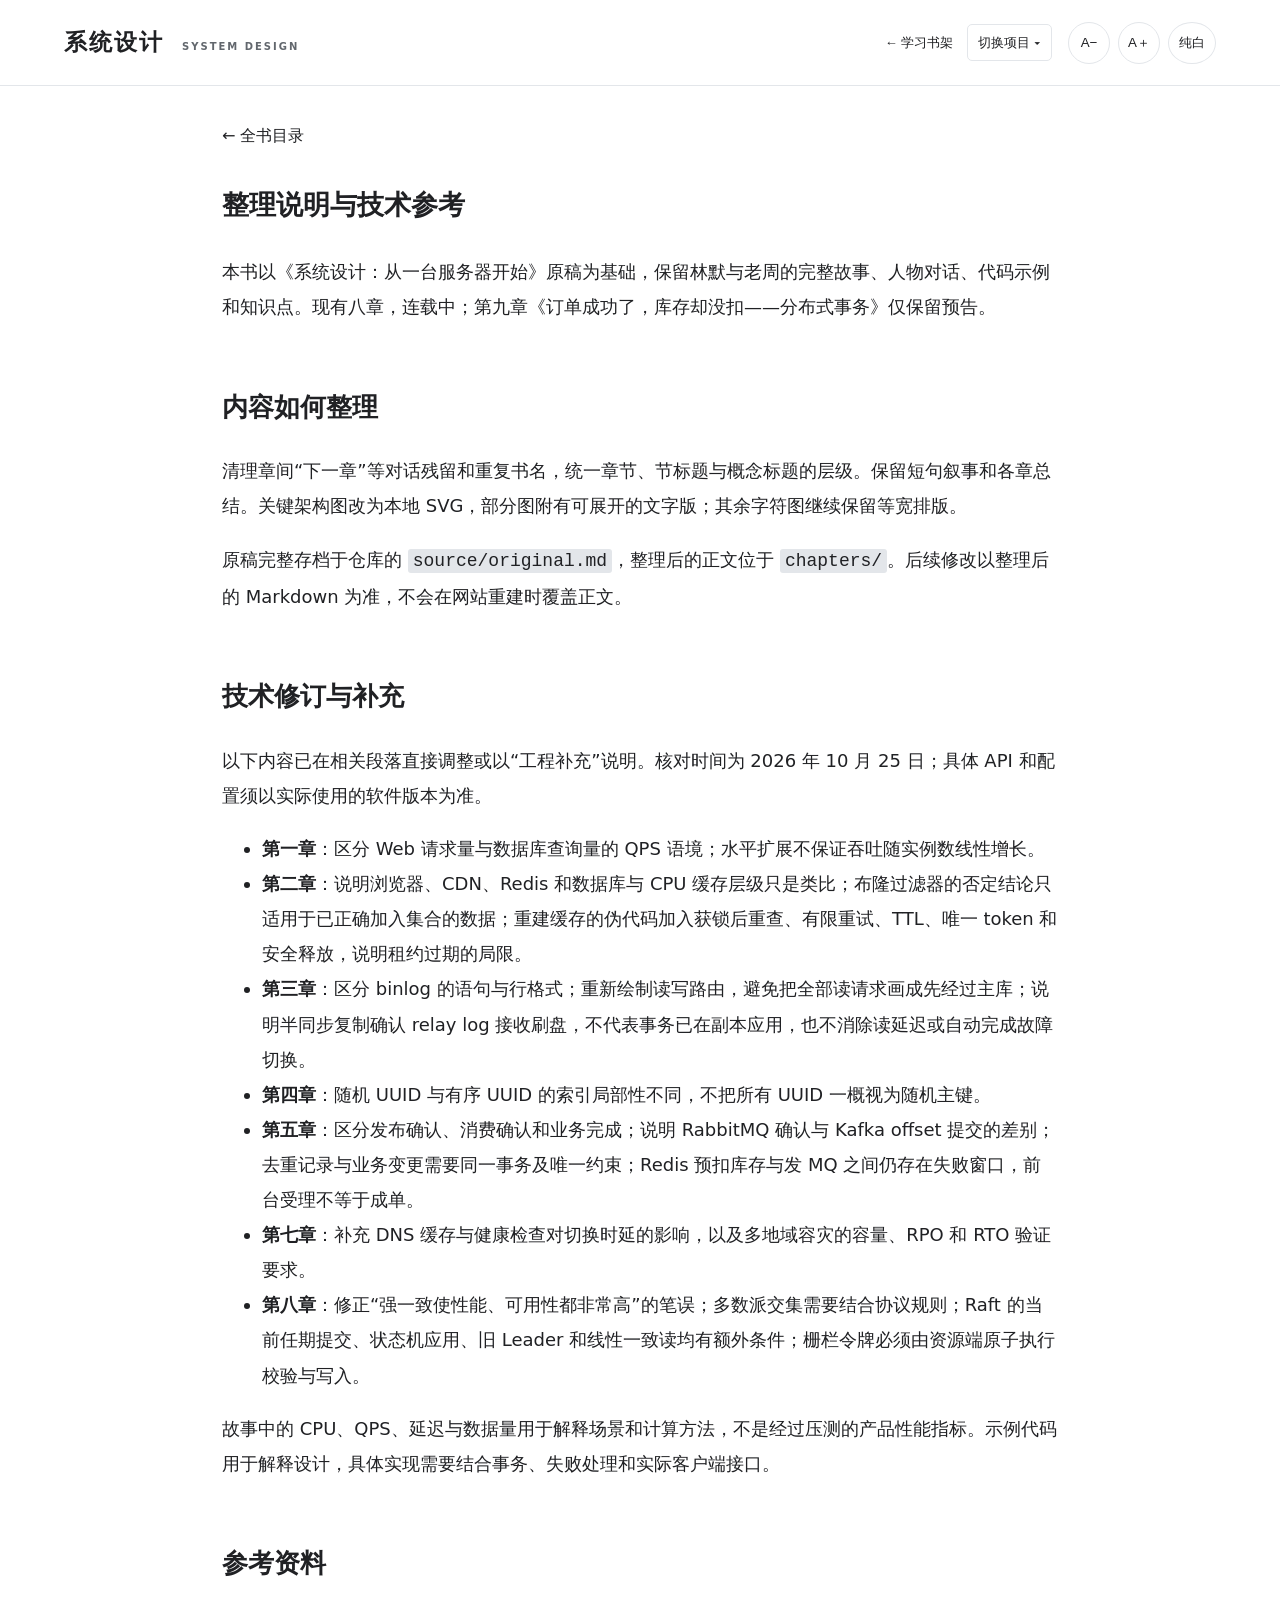
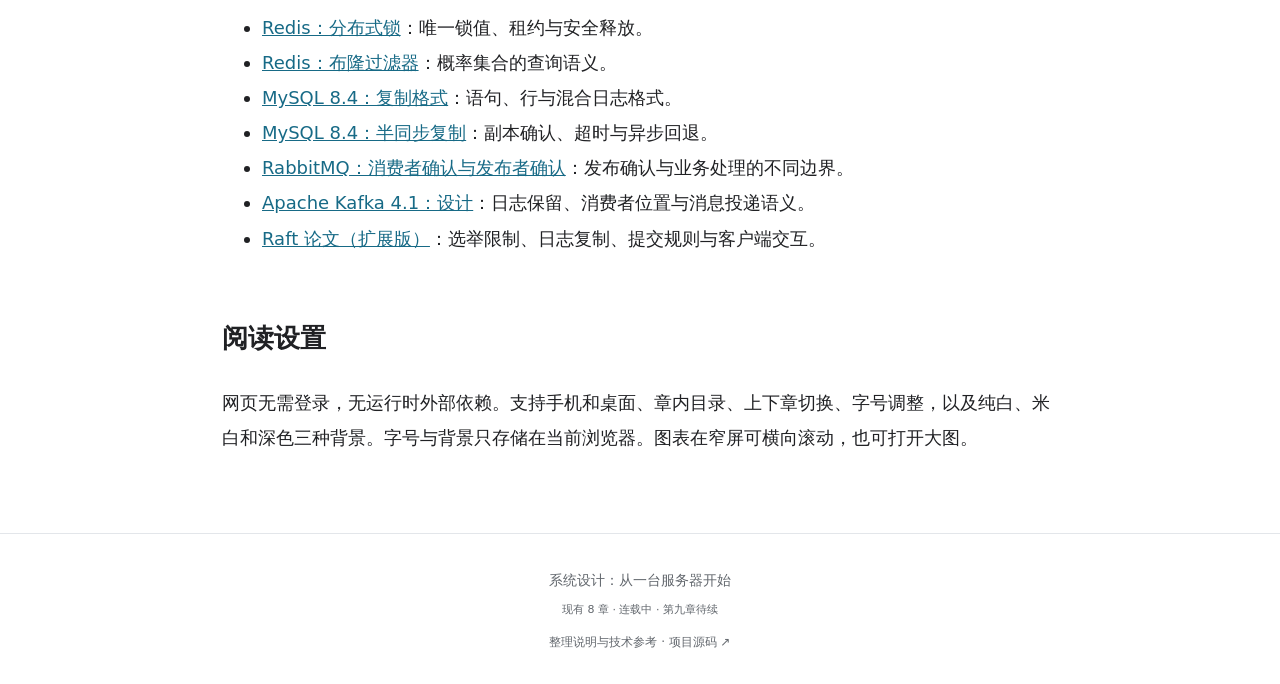
<file: docs/editorial.html>
<!doctype html>
<html lang="zh-CN"><head><meta charset="utf-8"><meta name="viewport" content="width=device-width, initial-scale=1"><meta name="color-scheme" content="light dark"><meta name="description" content="系统设计：从一台服务器开始。跟随林默与老周，在八章故事中理解缓存、数据库、消息队列与分布式共识。连载中，第九章待续。"><title>整理说明与技术参考 · 系统设计</title><script>try{document.documentElement.dataset.theme=localStorage.getItem('reader-theme')||'white';document.documentElement.style.setProperty('--reading-size',Math.max(16,Math.min(26,Number(localStorage.getItem('reader-size'))||18))+'px')}catch(e){}</script><link rel="stylesheet" href="style.css"><link rel="stylesheet" href="shelf-nav.css"><link rel="stylesheet" href="reader.css"><script src="app.js" defer></script></head>
<body class=""><a class="skip" href="#main">跳到正文</a><header><a class="brand" href="index.html">系统设计<span>SYSTEM DESIGN</span></a><nav class="shelf-nav" aria-label="学习项目导航"><a class="shelf-home" href="/">← 学习书架</a><details class="shelf-switch"><summary>切换项目 ▾</summary><div class="shelf-menu"><a href="/pytorch-apprentice/">PyTorch：炼金术士的学徒</a><a href="/ai-era-reader/">AI 纪元</a><a href="/data-empire-reader/">数据帝国</a><a href="/rag-empire-reader/">RAG 帝国</a><a href="/system-design-reader/" aria-current="page">系统设计</a><a href="/online-troubleshooting-reader/">生产环境</a><a href="/coding-agent-reader/">Agent 帝国</a><a href="/interview-proof-reader/">面试官的审判</a><a href="/langchain-empire-reader/">LangChain 帝国</a></div></details></nav><div class="controls"><button id="smaller" aria-label="缩小字号" type="button">A−</button><button id="larger" aria-label="增大字号" type="button">A＋</button><button id="theme" aria-label="切换阅读背景" type="button">纯白</button></div></header>
<main class="home standalone" id="main"><a href="index.html">← 全书目录</a><article><h1 id="_1">整理说明与技术参考</h1>
<p>本书以《系统设计：从一台服务器开始》原稿为基础，保留林默与老周的完整故事、人物对话、代码示例和知识点。现有八章，连载中；第九章《订单成功了，库存却没扣——分布式事务》仅保留预告。</p>
<h2 id="_2">内容如何整理</h2>
<p>清理章间“下一章”等对话残留和重复书名，统一章节、节标题与概念标题的层级。保留短句叙事和各章总结。关键架构图改为本地 SVG，部分图附有可展开的文字版；其余字符图继续保留等宽排版。</p>
<p>原稿完整存档于仓库的 <code>source/original.md</code>，整理后的正文位于 <code>chapters/</code>。后续修改以整理后的 Markdown 为准，不会在网站重建时覆盖正文。</p>
<h2 id="_3">技术修订与补充</h2>
<p>以下内容已在相关段落直接调整或以“工程补充”说明。核对时间为 2026 年 10 月 25 日；具体 API 和配置须以实际使用的软件版本为准。</p>
<ul>
<li><strong>第一章</strong>：区分 Web 请求量与数据库查询量的 QPS 语境；水平扩展不保证吞吐随实例数线性增长。</li>
<li><strong>第二章</strong>：说明浏览器、CDN、Redis 和数据库与 CPU 缓存层级只是类比；布隆过滤器的否定结论只适用于已正确加入集合的数据；重建缓存的伪代码加入获锁后重查、有限重试、TTL、唯一 token 和安全释放，说明租约过期的局限。</li>
<li><strong>第三章</strong>：区分 binlog 的语句与行格式；重新绘制读写路由，避免把全部读请求画成先经过主库；说明半同步复制确认 relay log 接收刷盘，不代表事务已在副本应用，也不消除读延迟或自动完成故障切换。</li>
<li><strong>第四章</strong>：随机 UUID 与有序 UUID 的索引局部性不同，不把所有 UUID 一概视为随机主键。</li>
<li><strong>第五章</strong>：区分发布确认、消费确认和业务完成；说明 RabbitMQ 确认与 Kafka offset 提交的差别；去重记录与业务变更需要同一事务及唯一约束；Redis 预扣库存与发 MQ 之间仍存在失败窗口，前台受理不等于成单。</li>
<li><strong>第七章</strong>：补充 DNS 缓存与健康检查对切换时延的影响，以及多地域容灾的容量、RPO 和 RTO 验证要求。</li>
<li><strong>第八章</strong>：修正“强一致使性能、可用性都非常高”的笔误；多数派交集需要结合协议规则；Raft 的当前任期提交、状态机应用、旧 Leader 和线性一致读均有额外条件；栅栏令牌必须由资源端原子执行校验与写入。</li>
</ul>
<p>故事中的 CPU、QPS、延迟与数据量用于解释场景和计算方法，不是经过压测的产品性能指标。示例代码用于解释设计，具体实现需要结合事务、失败处理和实际客户端接口。</p>
<h2 id="_4">参考资料</h2>
<ul>
<li><a href="https://redis.io/docs/latest/develop/clients/patterns/distributed-locks/">Redis：分布式锁</a>：唯一锁值、租约与安全释放。</li>
<li><a href="https://redis.io/docs/latest/develop/data-types/probabilistic/bloom-filter/">Redis：布隆过滤器</a>：概率集合的查询语义。</li>
<li><a href="https://dev.mysql.com/doc/refman/8.4/en/replication-formats.html">MySQL 8.4：复制格式</a>：语句、行与混合日志格式。</li>
<li><a href="https://dev.mysql.com/doc/refman/8.4/en/replication-semisync.html">MySQL 8.4：半同步复制</a>：副本确认、超时与异步回退。</li>
<li><a href="https://www.rabbitmq.com/docs/confirms">RabbitMQ：消费者确认与发布者确认</a>：发布确认与业务处理的不同边界。</li>
<li><a href="https://kafka.apache.org/41/design/design/">Apache Kafka 4.1：设计</a>：日志保留、消费者位置与消息投递语义。</li>
<li><a href="https://raft.github.io/raft.pdf">Raft 论文（扩展版）</a>：选举限制、日志复制、提交规则与客户端交互。</li>
</ul>
<h2 id="_5">阅读设置</h2>
<p>网页无需登录，无运行时外部依赖。支持手机和桌面、章内目录、上下章切换、字号调整，以及纯白、米白和深色三种背景。字号与背景只存储在当前浏览器。图表在窄屏可横向滚动，也可打开大图。</p></article></main><footer>系统设计：从一台服务器开始<br><small>现有 8 章 · 连载中 · 第九章待续</small><p><a href="editorial.html">整理说明与技术参考</a> · <a href="https://github.com/wupzl/system-design-reader">项目源码 ↗</a></p></footer></body></html>
</file>
<file: docs/style.css>
:root{--bg:#f7f5ef;--paper:#fffdf8;--text:#242c28;--muted:#68736c;--line:#dcded4;--accent:#316a50;--reading-size:18px;color-scheme:light}*{box-sizing:border-box}html{scroll-behavior:smooth;scroll-padding-top:100px}body{margin:0;background:var(--bg);color:var(--text);font-family:system-ui,-apple-system,"Segoe UI","Microsoft YaHei",sans-serif}a{color:inherit;text-decoration:none}button,a,summary{-webkit-tap-highlight-color:transparent}a:focus-visible,button:focus-visible,summary:focus-visible{outline:3px solid var(--accent);outline-offset:4px}header{height:86px;padding:0 5%;display:flex;align-items:center;justify-content:space-between;border-bottom:1px solid var(--line);background:var(--bg);position:sticky;top:0;z-index:5}.brand{font-size:23px;font-weight:750;letter-spacing:2px}.brand span{display:inline-block;font-size:10px;letter-spacing:2px;margin-left:18px;color:var(--muted)}.controls{display:flex;gap:8px}button{border:1px solid var(--line);background:var(--paper);color:var(--text);border-radius:50%;width:42px;height:42px;cursor:pointer}.home{max-width:1180px;margin:auto;padding:0 32px}.hero{position:relative;padding:84px 0 80px;border-bottom:1px solid var(--line)}.eyebrow{font-size:12px;letter-spacing:2px;color:var(--accent);font-weight:650}.hero h1{font-family:Georgia,"Songti SC",SimSun,serif;font-size:clamp(38px,5vw,64px);line-height:1.35;letter-spacing:1px;margin:24px 0}.hero h1>span{color:var(--accent)}.intro{max-width:570px;line-height:1.95;color:var(--muted);font-size:17px}.start{display:inline-flex;gap:52px;background:var(--accent);color:#fff;padding:17px 24px;border-radius:4px;margin-top:22px}.book-mark{position:absolute;right:25px;top:100px;width:245px;height:310px;padding:35px;background:#244f3d;color:#ede9d7;box-shadow:12px 15px 0 #d9dfd2;font-size:75px;font-family:Georgia,serif;transform:rotate(5deg);border-left:8px solid #173e2e}.book-mark span{display:block;font-size:34px;letter-spacing:14px;margin-top:8px}.book-mark small{display:block;font-size:11px;letter-spacing:3px;margin-top:50px}.catalog{padding:42px 0 70px}.section-title{display:flex;align-items:baseline;justify-content:space-between;gap:16px;margin-bottom:20px}.section-title h2{font-size:24px}.section-title>span{color:var(--muted);font-size:13px}.cards{display:grid;grid-template-columns:1fr 1fr;gap:14px}.card{display:flex;gap:20px;border:1px solid var(--line);padding:25px 22px;background:var(--paper);border-radius:6px;align-items:baseline;transition:transform .15s,border-color .15s}.card:hover{transform:translateY(-3px);border-color:var(--accent)}.number{font-family:Georgia,serif;color:var(--accent);font-size:23px}.card h3{font-size:18px;margin:0 0 10px}.card p{font-size:13px;color:var(--muted);margin:0;line-height:1.7}.arrow{margin-left:auto;color:var(--accent)}footer{text-align:center;border-top:1px solid var(--line);padding:32px 20px;color:var(--muted);font-size:14px;line-height:2}footer small{font-size:11px}.reader-layout{max-width:1260px;margin:auto;display:grid;grid-template-columns:250px minmax(0,760px);gap:60px;padding:45px 30px}aside{position:sticky;top:116px;height:calc(100dvh - 150px);overflow:auto;font-size:13px;line-height:1.7;padding-right:14px}aside>a{color:var(--accent)}.toc ul{list-style:none;padding-left:14px}.toc>ul{padding-left:0}.toc li{margin:10px 0}.toc a:hover{color:var(--accent);text-decoration:underline}.chapter-heading{border-bottom:1px solid var(--line);padding:10px 0 30px;margin-bottom:35px}.chapter-heading h1{font-family:Georgia,"Songti SC",SimSun,serif;font-size:clamp(30px,4vw,43px);line-height:1.5;margin:16px 0}.chapter-heading>p:last-child{color:var(--muted);line-height:1.8}article{font-size:var(--reading-size);line-height:1.95;overflow-wrap:anywhere}article p{margin:1em 0}article h2{font-size:1.45em;line-height:1.55;margin:2.4em 0 1em}article h3{font-size:1.12em;margin-top:2em}article a{color:var(--accent);text-decoration:underline}article img{max-width:100%;height:auto;border-radius:4px}pre{padding:22px;background:#202d26;color:#edf2e9;overflow:auto;border-radius:6px;line-height:1.65;font-size:14px;overflow-wrap:normal}code{font-family:Consolas,monospace}p code,li code{background:var(--line);padding:2px 5px;border-radius:3px}blockquote{border-left:3px solid var(--accent);padding:1px 22px;margin:28px 0;color:var(--muted)}table{display:block;overflow-x:auto;border-collapse:collapse;font-size:.85em;max-width:100%;margin:30px 0}th,td{padding:12px;border:1px solid var(--line);min-width:100px;text-align:left}th{background:var(--paper)}.chapter-nav{display:flex;justify-content:space-between;gap:20px;padding:32px 0;border-top:1px solid var(--line);margin-top:60px;color:var(--accent)}.mobile-toc{display:none}.image-note{font-size:13px;color:var(--muted);border:1px dashed var(--line);padding:18px}[data-theme=dark]{--bg:#19221e;--paper:#202d26;--text:#e0e5dd;--muted:#a4b4a8;--line:#3a4b40;--accent:#99c9a9;color-scheme:dark}[data-theme=dark] .start{color:#19221e}@media(max-width:950px){.book-mark{display:none}.reader-layout{grid-template-columns:210px minmax(0,1fr);gap:30px}.hero{padding:55px 0}}@media(max-width:700px){header{height:70px;padding:0 18px}.brand span{display:none}.home{padding:0 20px}.hero{padding:40px 0}.hero h1{font-size:38px}.intro{font-size:15px}.cards{grid-template-columns:1fr}.section-title{display:block}.section-title h2{margin-bottom:10px}.card{padding:22px 18px;gap:16px}.reader-layout{display:block;padding:22px 20px}aside{display:none}.mobile-toc{display:block;border:1px solid var(--line);border-radius:5px;padding:15px;margin-bottom:30px;font-size:14px;line-height:1.7}.mobile-toc summary{cursor:pointer;color:var(--accent)}.chapter-heading{padding-top:0;margin-bottom:22px}.chapter-heading h1{font-size:30px}article{line-height:1.95}pre{margin-left:-8px;margin-right:-8px;padding:18px 14px}button{width:40px;height:40px}.chapter-nav a{padding:8px 0}}

:root[data-theme=white]{--bg:#fff;--paper:#fff;--ink:#202124;--text:#202124;--muted:#62676d;--line:#e3e6ea;--accent:#176a86;--soft:#f5f7f9;--code:#f6f8fa;color-scheme:light}:root[data-theme=white] body,:root[data-theme=white] header,:root[data-theme=white] aside,:root[data-theme=white] .sidebar{background:#fff;color:#202124}#theme{min-width:48px;width:auto!important}
</file>
<file: docs/shelf-nav.css>
/* Shared learning bookshelf navigation */
.shelf-nav{position:relative;display:flex;align-items:center;gap:14px;font:13px/1.5 "Segoe UI","Microsoft YaHei",sans-serif;white-space:nowrap;margin-left:auto}
.shelf-nav>a{color:inherit;text-decoration:none}.shelf-switch{position:relative}.shelf-switch>summary{cursor:pointer;list-style:none;padding:8px 10px;border:1px solid var(--line);border-radius:5px}.shelf-switch>summary::-webkit-details-marker{display:none}
.shelf-menu{position:absolute;right:0;top:calc(100% + 8px);width:240px;padding:8px;background:var(--paper);color:inherit;border:1px solid var(--line);border-radius:6px;box-shadow:0 10px 30px #0002;z-index:100}.shelf-menu a{display:block;padding:12px;white-space:normal;text-decoration:none;color:inherit;border-radius:3px}.shelf-menu a:hover{background:var(--bg)}.shelf-menu [aria-current]{font-weight:700}.shelf-nav a:focus-visible,.shelf-nav summary:focus-visible{outline:2px solid var(--accent);outline-offset:3px}
body>header:has(.shelf-nav){gap:16px;position:relative;z-index:20}
@media(max-width:900px){body>header:has(.shelf-nav){height:auto;min-height:80px;flex-wrap:wrap;padding-top:14px;padding-bottom:14px}.shelf-nav{order:3;width:100%;justify-content:space-between;border-top:1px solid var(--line);padding-top:10px;margin:0}.shelf-switch>summary{padding:5px 10px}.shelf-nav .shelf-home{font-size:12px}.shelf-menu{width:min(260px,calc(100vw - 40px))}}
</file>
<file: docs/reader.css>
.skip{position:absolute;top:-80px;left:16px;z-index:100;background:var(--paper);padding:12px}.skip:focus{top:12px}.serial{color:var(--muted);font-size:13px;margin-top:22px}.hero .intro{max-width:590px}.book-mark{font-size:68px}.book-mark span{font-size:26px;letter-spacing:7px;white-space:nowrap}.book-mark small{letter-spacing:2px}.architecture{margin:32px 0;border:1px solid var(--line);border-radius:9px;background:var(--paper);overflow:hidden;max-width:100%}.diagram-frame{overflow-x:auto;overscroll-behavior-x:contain}.diagram-frame img{display:block;width:100%;min-width:620px;height:auto;border-radius:0}.architecture figcaption{display:flex;justify-content:space-between;gap:12px;padding:12px 16px;border-top:1px solid var(--line);font-size:12px;line-height:1.7;color:var(--muted);flex-wrap:wrap}.architecture figcaption a{white-space:nowrap}.original-diagram{margin:18px 0;font-size:14px}.original-diagram summary{cursor:pointer;color:var(--accent)}.coming{display:flex;gap:25px;padding:28px;margin-top:28px;border:1px dashed var(--line);border-radius:6px}.coming .eyebrow{margin-top:0}.coming h3{line-height:1.65}.coming p{font-size:14px;line-height:1.8;color:var(--muted)}.coming a{font-size:14px;color:var(--accent)}.standalone{padding-top:40px;padding-bottom:60px;max-width:900px}.standalone>article{margin-top:32px}.chapter-nav{align-items:flex-start}.chapter-nav a{line-height:1.7}footer p{margin:8px 0 0;font-size:12px}footer a:hover{text-decoration:underline}button:disabled{opacity:.45;cursor:default}.reader-layout>main{min-width:0}article h2,article h3{scroll-margin-top:24px}article blockquote{font-size:.94em}article pre{max-width:100%}
@media(min-width:951px){.hero .intro{max-width:calc(100% - 330px)}}
@media(max-width:700px){.coming{padding:22px 16px;gap:16px}.brand{font-size:21px}.controls{gap:6px}.diagram-frame img{min-width:600px}.architecture figcaption{padding:10px 12px}.chapter-nav{gap:16px}.chapter-nav a{font-size:14px;max-width:50%}}
@media(prefers-reduced-motion:reduce){html{scroll-behavior:auto}.card{transition:none}.card:hover{transform:none}}
</file>
